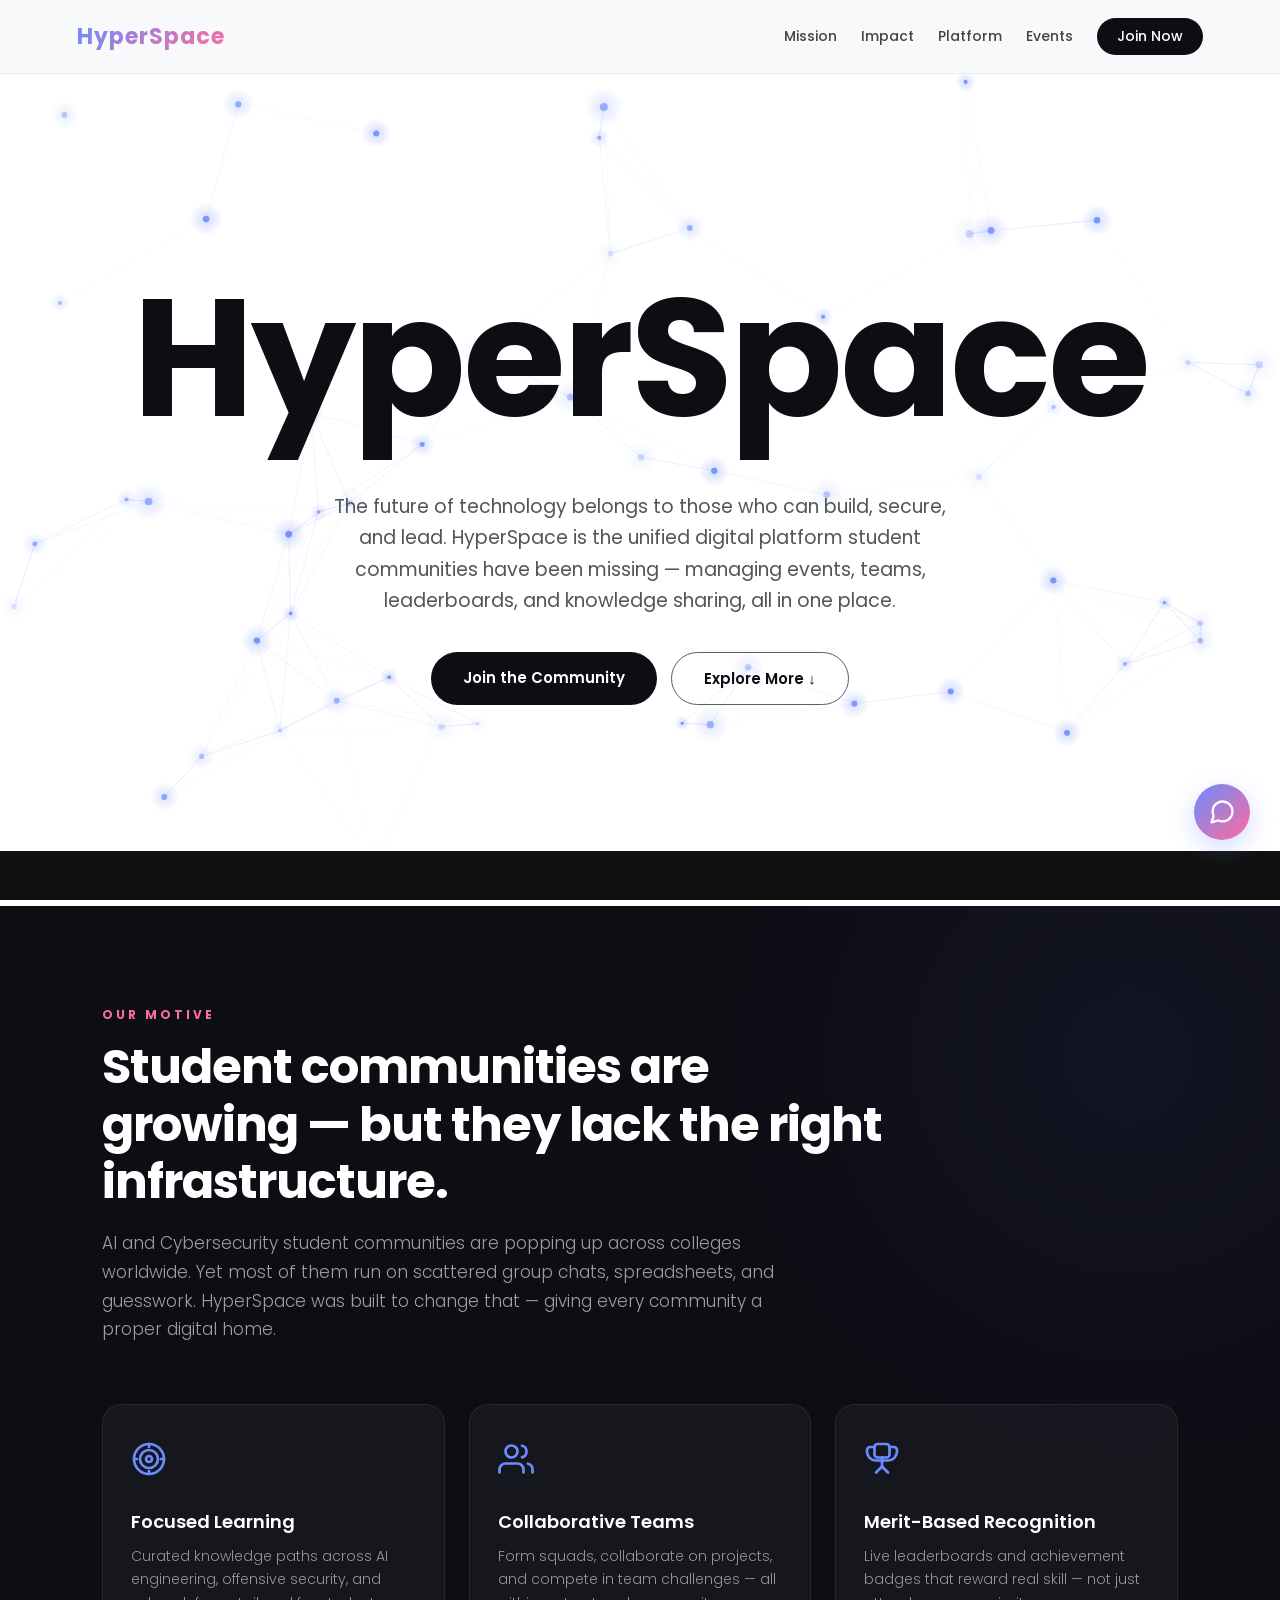
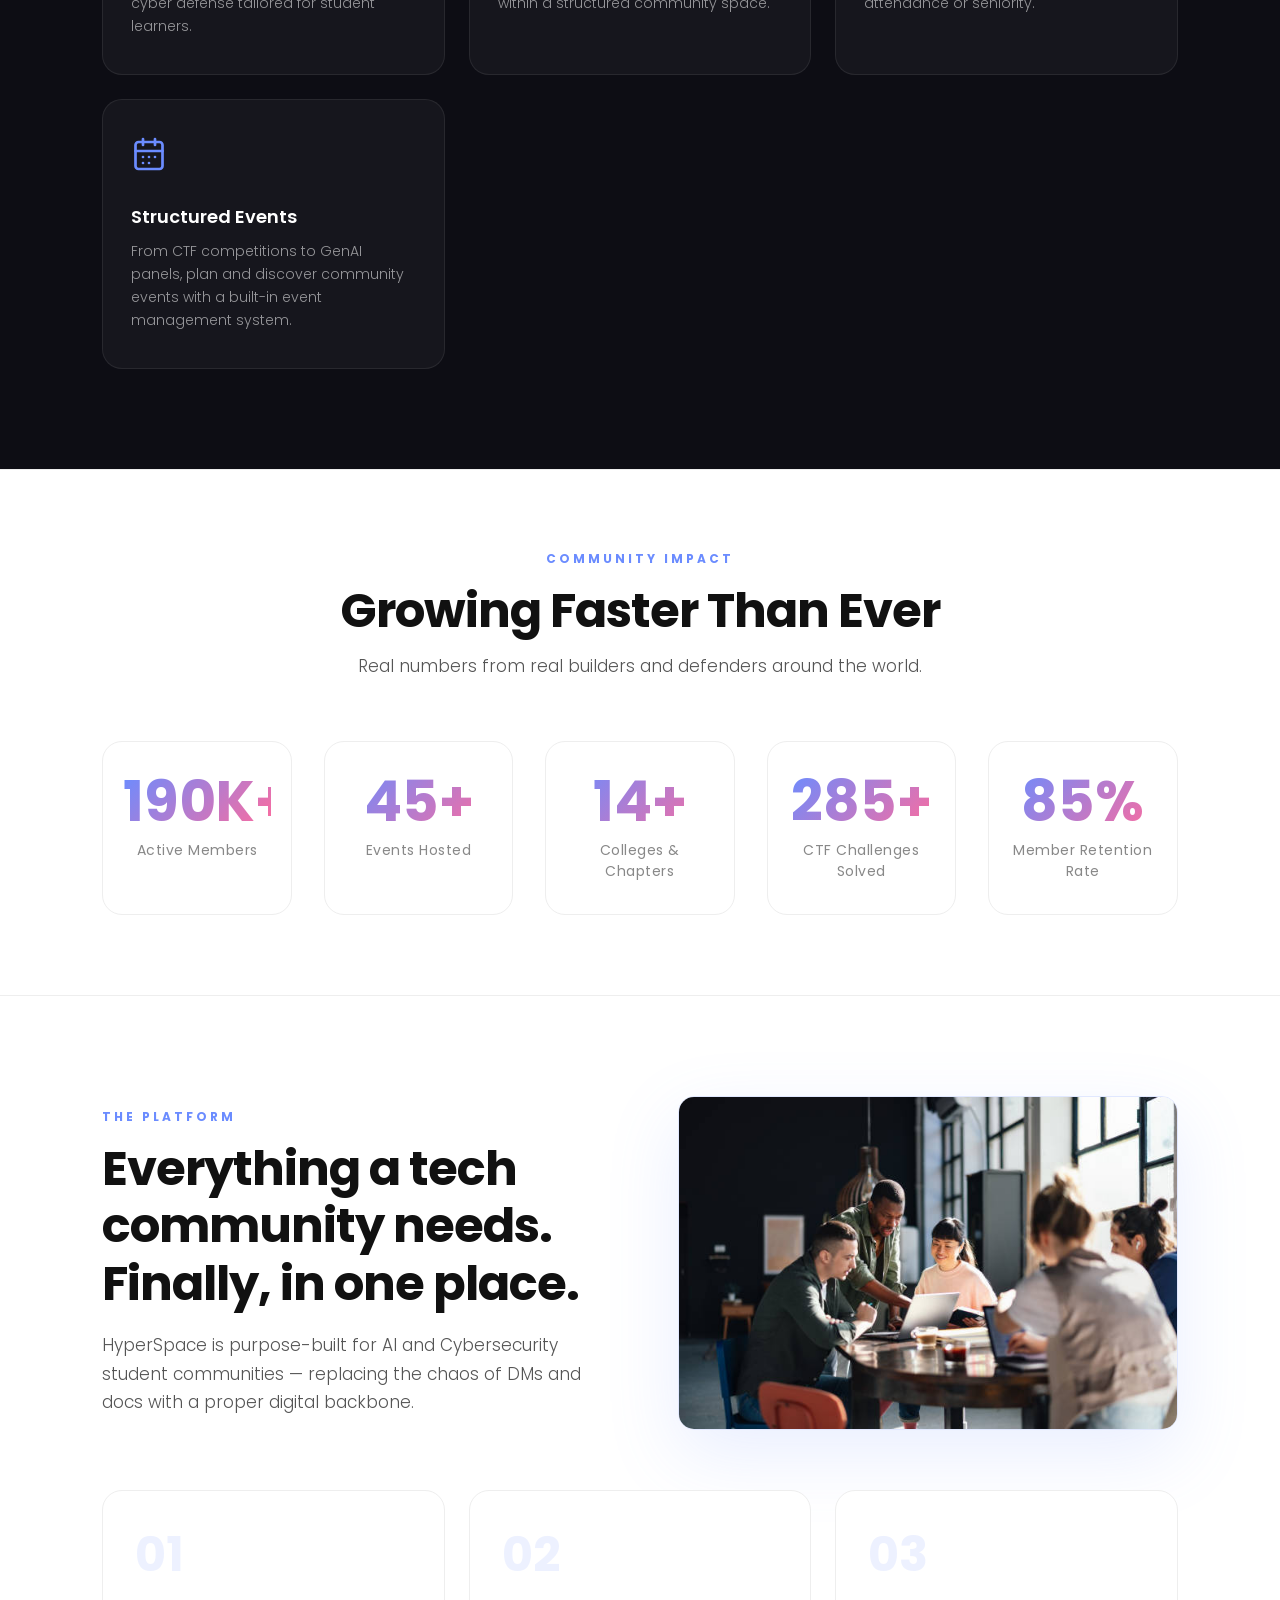
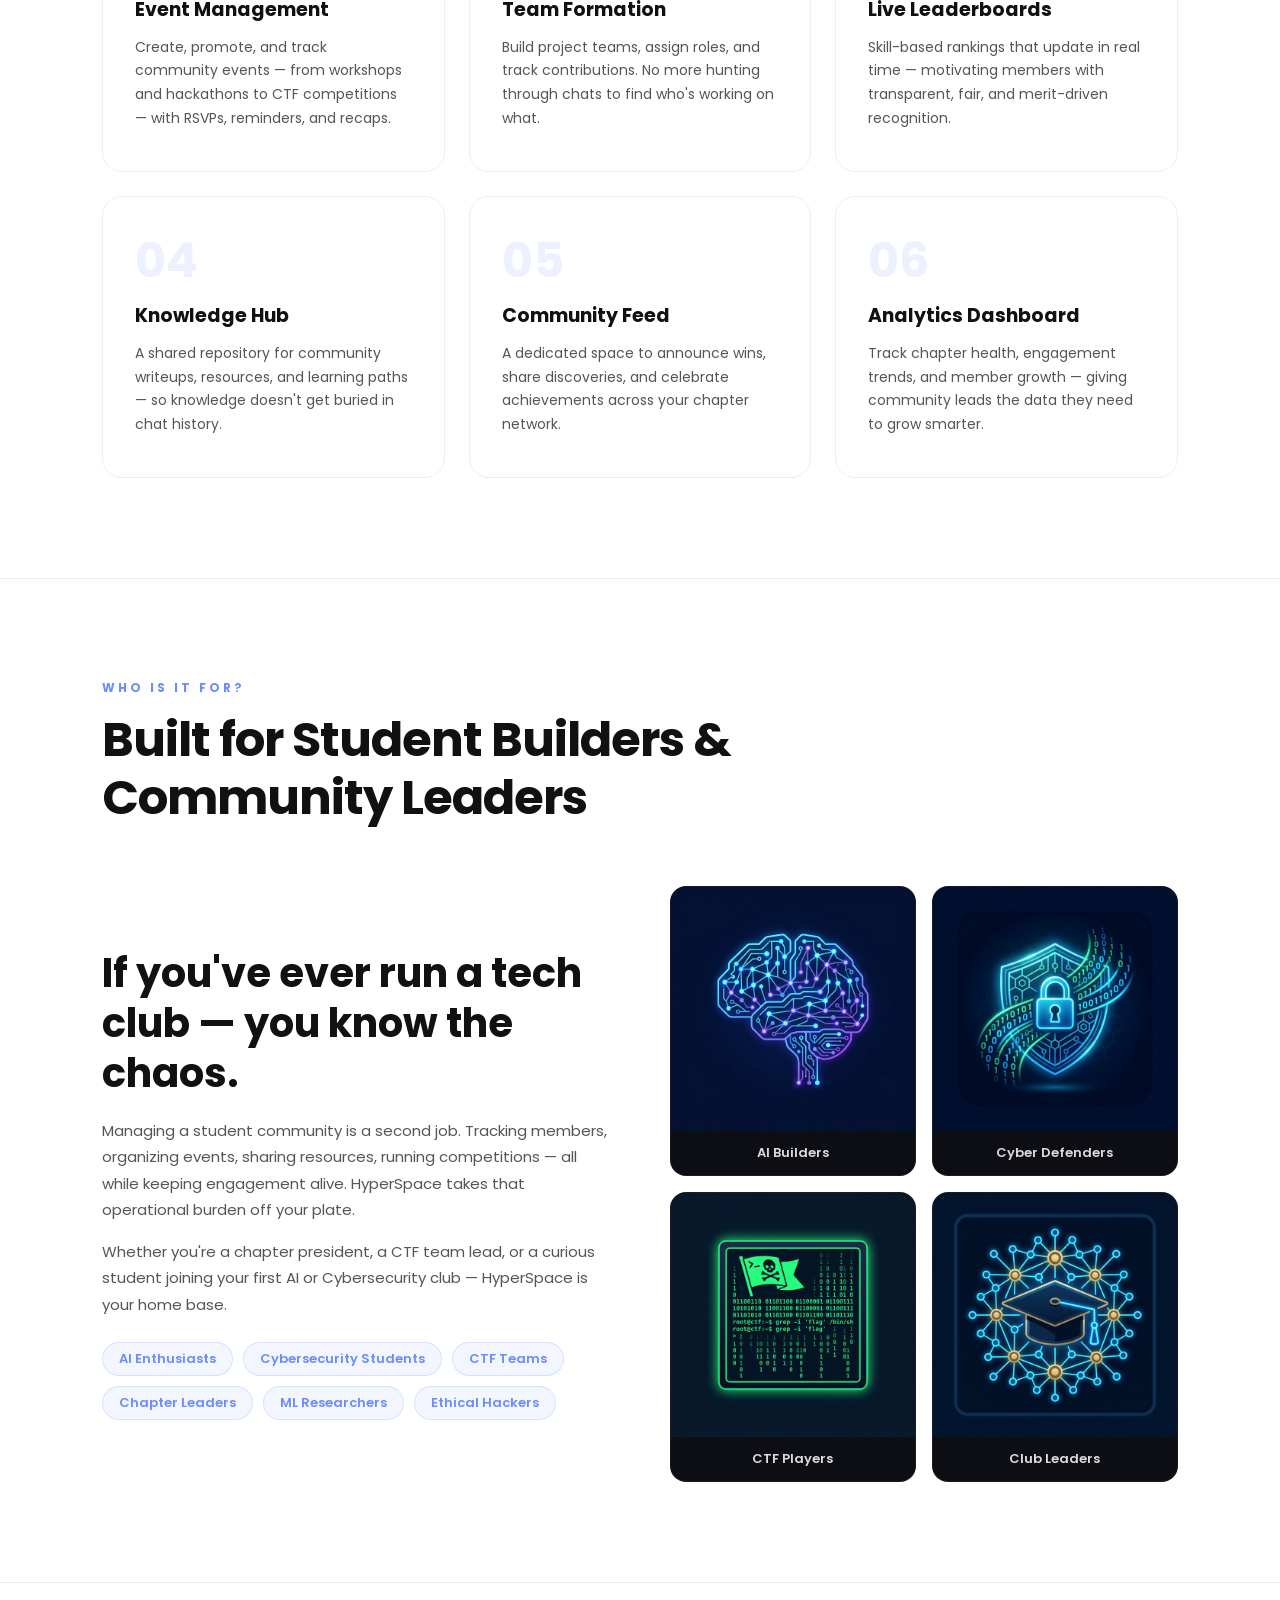
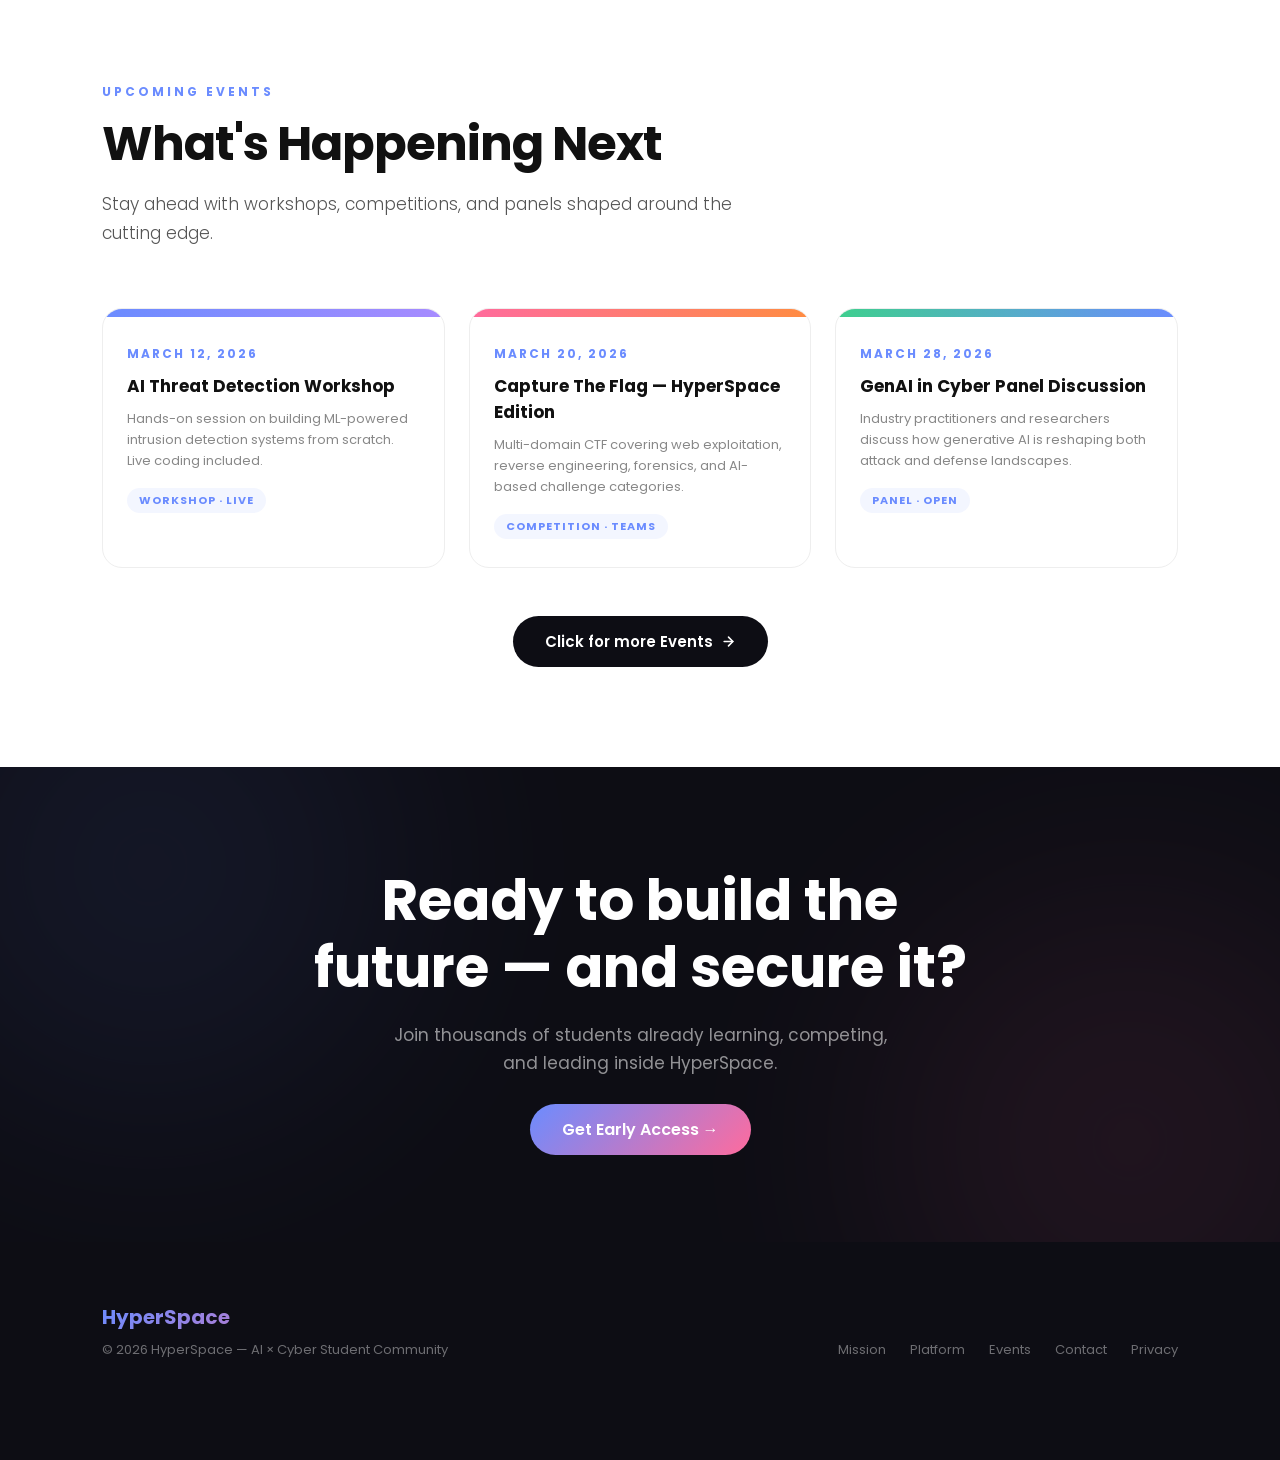
<file: Frontend/index.html>
<!DOCTYPE html>
<html lang="en">
<head>
  <meta charset="UTF-8" />
  <meta name="viewport" content="width=device-width, initial-scale=1.0" />
  <meta name="description" content="HyperSpace — The unified digital platform for student communities focused on AI and Cybersecurity. Manage events, teams, leaderboards, and knowledge sharing in one place." />
  <title>HyperSpace — AI × Cyber Student Community</title>

  <!-- Google Fonts -->
  <link href="https://fonts.googleapis.com/css2?family=Poppins:wght@300;400;600;700&display=swap" rel="stylesheet">

  <style>
    *, *::before, *::after {
      margin: 0;
      padding: 0;
      box-sizing: border-box;
    }

    :root {
      --blue: #6b8cff;
      --pink: #ff6b9d;
      --dark: #0d0d14;
      --light-bg: #ffffff;
      --card-bg: #ffffff;
      --text-main: #111;
      --text-sub: #555;
      --accent: #6b8cff;
    }

    html {
      scroll-behavior: smooth;
    }

    body {
            font-family: 'Poppins', sans-serif;
      background: var(--light-bg);
      color: var(--text-main);
      overflow-x: hidden;
    }

    /* ── NAV ── */
    header {
      padding: 18px 6%;
      display: flex;
      justify-content: space-between;
      align-items: center;
      flex-wrap: nowrap;
      gap: 16px;
      position: sticky;
      top: 0;
      z-index: 100;
      background: rgba(248,249,251,0.92);
      backdrop-filter: blur(12px);
      border-bottom: 1px solid rgba(0,0,0,0.06);
    }

    .logo {
      font-weight: 700;
      font-size: 22px;
      letter-spacing: 1px;
      background: linear-gradient(135deg, var(--blue), var(--pink));
      -webkit-background-clip: text;
      -webkit-text-fill-color: transparent;
      background-clip: text;
    }

    nav {
      display: flex;
      align-items: center;
      flex-wrap: nowrap;
      gap: 0;
    }

    nav a {
      text-decoration: none;
      color: #444;
      font-size: 14px;
      font-weight: 500;
      margin-left: 24px;
      white-space: nowrap;
      transition: color 0.25s;
    }

    nav a:hover { color: var(--blue); }

    .nav-cta {
      background: var(--dark);
      color: #fff !important;
      padding: 8px 20px;
      border-radius: 999px;
      font-size: 14px !important;
      transition: background 0.25s !important;
    }

    .nav-cta:hover { background: var(--blue) !important; }

    /* ── PROFILE AVATAR ── */
    .profile-btn {
      display: none;           /* hidden until session found */
      align-items: center;
      gap: 8px;
      margin-left: 24px;
      background: none;
      border: none;
      cursor: pointer;
      position: relative;
      font-family: inherit;
    }

    .profile-avatar {
      width: 36px;
      height: 36px;
      border-radius: 50%;
      background: linear-gradient(135deg, var(--blue), var(--pink));
      display: flex;
      align-items: center;
      justify-content: center;
      font-size: 13px;
      font-weight: 700;
      color: #fff;
      letter-spacing: 0.5px;
      transition: box-shadow 0.25s, transform 0.2s;
    }

    .profile-btn:hover .profile-avatar {
      box-shadow: 0 0 0 3px rgba(107,140,255,0.35);
      transform: scale(1.06);
    }

    /* Dropdown */
    .profile-dropdown {
      display: none;
      position: absolute;
      top: calc(100% + 12px);
      right: 0;
      min-width: 200px;
      background: #fff;
      border: 1px solid #eee;
      border-radius: 16px;
      box-shadow: 0 16px 48px rgba(0,0,0,0.1);
      padding: 8px;
      z-index: 200;
      animation: dropIn 0.18s ease;
    }

    @keyframes dropIn {
      from { opacity: 0; transform: translateY(-6px); }
      to   { opacity: 1; transform: translateY(0); }
    }

    .profile-btn.open .profile-dropdown { display: block; }

    .pd-info {
      padding: 10px 12px 12px;
      border-bottom: 1px solid #f0f0f0;
      margin-bottom: 6px;
    }

    .pd-name {
      font-size: 14px;
      font-weight: 700;
      color: #111;
    }

    .pd-role {
      font-size: 12px;
      color: #888;
      margin-top: 2px;
    }

    .pd-item {
      display: flex;
      align-items: center;
      gap: 10px;
      padding: 9px 12px;
      border-radius: 10px;
      font-size: 13px;
      font-weight: 500;
      color: #333;
      text-decoration: none;
      cursor: pointer;
      background: none;
      border: none;
      width: 100%;
      font-family: inherit;
      transition: background 0.15s, color 0.15s;
    }

    .pd-item:hover { background: var(--light-bg); color: var(--blue); }

    .pd-item.danger { color: #e85555; }
    .pd-item.danger:hover { background: rgba(232,85,85,0.06); color: #e85555; }

    /* ── HERO ── */
    .hero {
      height: calc(100vh - 68px);
      display: flex;
      flex-direction: column;
      align-items: center;
      justify-content: center;
      text-align: center;
      position: relative;
      overflow: visible;
      padding: 0 8%;
    }

    /* Particle canvas sits behind everything */
    #particle-canvas {
      position: absolute;
      inset: 0;
      width: 100%;
      height: 100%;
      z-index: 0;
    }

    /* All hero direct children sit above canvas */
    .hero > *:not(#particle-canvas) {
      position: relative;
      z-index: 1;
    }

    .hero-badge {
      display: inline-flex;
      align-items: center;
      gap: 8px;
      background: rgba(107,140,255,0.1);
      border: 1px solid rgba(107,140,255,0.3);
      color: var(--blue);
      font-size: 13px;
      font-weight: 600;
      padding: 6px 16px;
      border-radius: 999px;
      margin-bottom: 24px;
      width: fit-content;
    }

    .hero h1 {
      font-size: clamp(72px, 13vw, 185px);
      font-weight: 700;
      line-height: 1;
      letter-spacing: -3px;
      color: #0d0d14;
      white-space: nowrap;
      margin-left: -1vw;
      margin-right: -1vw;
      margin-bottom: 28px;
    }

    .hero h1 span {
      font-weight: 300;
      color: #666;
    }

    .hero-sub {
      margin-top: 22px;
      font-size: clamp(15px, 1.8vw, 19px);
      font-weight: 400;
      color: #555;
      max-width: 620px;
      line-height: 1.65;
    }

    .hero-actions {
      margin-top: 36px;
      display: flex;
      gap: 14px;
      flex-wrap: wrap;
      justify-content: center;
    }

    .btn-primary {
      background: var(--dark);
      color: #fff;
      padding: 14px 32px;
      border-radius: 999px;
      font-size: 15px;
      font-weight: 600;
      text-decoration: none;
      transition: background 0.25s, transform 0.2s;
    }

    .btn-primary:hover {
      background: var(--blue);
      transform: translateY(-2px);
    }

    .btn-secondary {
      background: transparent;
      color: var(--dark);
      padding: 14px 32px;
      border-radius: 999px;
      font-size: 15px;
      font-weight: 600;
      text-decoration: none;
      border: 1.5px solid #5d5d5d;
      transition: border-color 0.25s, color 0.25s, transform 0.2s;
    }

    .btn-secondary:hover {
      border-color: var(--blue);
      color: var(--blue);
      transform: translateY(-2px);
    }

    /* Blobs */
    .blob {
      position: absolute;
      border-radius: 50%;
      filter: blur(80px);
      opacity: 0.12;
      z-index: -1;
      animation: float 8s ease-in-out infinite;
    }

    .blob.one { width: 450px; height: 450px; background: var(--blue); top: -5%; right: -5%; }
    .blob.two { width: 350px; height: 350px; background: var(--pink); bottom: 5%; left: -5%; animation-delay: -4s; }
    .blob.three { width: 300px; height: 300px; background: #a78bff; top: 40%; right: 20%; animation-delay: -2s; }

    @keyframes float {
      0%, 100% { transform: translateY(0px) scale(1); }
      50% { transform: translateY(-20px) scale(1.04); }
    }

    /* ── DIVIDER ── */
    .section-divider {
      width: 60px;
      height: 4px;
      background: linear-gradient(90deg, var(--blue), var(--pink));
      border-radius: 2px;
      margin-bottom: 20px;
    }

    /* ── SECTION BASE ── */
    section {
      padding: 100px 8%;
    }

    .section-label {
      font-size: 12px;
      font-weight: 700;
      letter-spacing: 3px;
      text-transform: uppercase;
      color: var(--blue);
      margin-bottom: 14px;
    }

    .section-title {
      font-size: clamp(28px, 4vw, 48px);
      font-weight: 700;
      line-height: 1.2;
      letter-spacing: -1px;
      max-width: 700px;
    }

    .section-desc {
      margin-top: 18px;
      font-size: 17px;
      color: var(--text-sub);
      max-width: 650px;
      line-height: 1.7;
      font-weight: 300;
    }

    /* ── MOTIVE SECTION ── */
    #motive {
      background: var(--dark);
      color: #fff;
      position: relative;
      overflow: hidden;
    }

    #motive .section-label { color: var(--pink); }

    #motive .section-title { color: #fff; max-width: 800px; }

    #motive .section-desc { color: rgba(255,255,255,0.6); max-width: 700px; }

    .motive-grid {
      display: grid;
      grid-template-columns: repeat(auto-fit, minmax(260px, 1fr));
      gap: 24px;
      margin-top: 60px;
    }

    .motive-card {
      background: rgba(255,255,255,0.04);
      border: 1px solid rgba(255,255,255,0.08);
      border-radius: 20px;
      padding: 36px 28px;
      transition: background 0.3s, transform 0.3s;
    }

    .motive-card:hover {
      background: rgba(107,140,255,0.1);
      transform: translateY(-6px);
    }

    .motive-icon {
      font-size: 32px;
      margin-bottom: 18px;
    }

    .motive-card h3 {
      font-size: 18px;
      font-weight: 600;
      color: #fff;
      margin-bottom: 10px;
    }

    .motive-card p {
      font-size: 14px;
      color: rgba(255,255,255,0.55);
      line-height: 1.65;
      font-weight: 300;
    }

    /* Dark blob */
    #motive .dark-blob {
      position: absolute;
      width: 500px;
      height: 500px;
      background: var(--blue);
      border-radius: 50%;
      filter: blur(120px);
      opacity: 0.06;
      top: -100px;
      right: -100px;
      z-index: 0;
    }

    #motive > * { position: relative; z-index: 1; }

    /* ── STATS ── */
    #stats {
      background: #fff;
      border-top: 1px solid #eee;
      border-bottom: 1px solid #eee;
      padding: 80px 8%;
    }

    .stats-header {
      text-align: center;
      margin-bottom: 60px;
    }

    .stats-grid {
      display: grid;
      grid-template-columns: repeat(auto-fit, minmax(180px, 1fr));
      gap: 32px;
      text-align: center;
    }

    .stat-item {
      padding: 32px 20px;
      border-radius: 20px;
      background: var(--light-bg);
      border: 1px solid #eee;
      transition: transform 0.3s, box-shadow 0.3s;
    }

    .stat-item:hover {
      transform: translateY(-6px);
      box-shadow: 0 16px 48px rgba(107,140,255,0.12);
    }

    .stat-number {
      font-size: clamp(36px, 5vw, 56px);
      font-weight: 700;
      background: linear-gradient(135deg, var(--blue), var(--pink));
      -webkit-background-clip: text;
      -webkit-text-fill-color: transparent;
      background-clip: text;
      line-height: 1;
    }

    .stat-suffix {
      font-size: 24px;
      font-weight: 700;
    }

    .stat-label {
      margin-top: 10px;
      font-size: 14px;
      color: #888;
      font-weight: 400;
      letter-spacing: 0.5px;
    }

    /* ── PILLARS ── */
    #pillars { background: var(--light-bg); }

    .pillars-grid {
      display: grid;
      grid-template-columns: repeat(auto-fit, minmax(280px, 1fr));
      gap: 24px;
      margin-top: 60px;
    }

    .pillar-card {
      background: #fff;
      border: 1px solid #eee;
      border-radius: 20px;
      padding: 40px 32px;
      position: relative;
      overflow: hidden;
      transition: transform 0.3s, box-shadow 0.3s;
    }

    .pillar-card::before {
      content: '';
      position: absolute;
      top: 0; left: 0; right: 0;
      height: 4px;
      background: linear-gradient(90deg, var(--blue), var(--pink));
      transform: scaleX(0);
      transform-origin: left;
      transition: transform 0.35s;
    }

    .pillar-card:hover::before { transform: scaleX(1); }

    .pillar-card:hover {
      transform: translateY(-6px);
      box-shadow: 0 20px 60px rgba(0,0,0,0.08);
    }

    /* ── PLATFORM FLEX BOX ── */
    #pillars .platform-flex {
      display: flex;
      flex-direction: row;
      align-items: center;
      justify-content: space-between;
      gap: 40px;
    }

    #pillars .platform-left {
      flex: 1;
      max-width: 600px;
    }

    #pillars .platform-right {
      flex: 1;
      display: flex;
      justify-content: flex-end;
    }

    #pillars .platform-right img {
      width: 100%;
      border-radius: 16px;
      max-width: 500px;
      box-shadow: 0 24px 72px rgba(107, 140, 255, 0.15);
      border: 1px solid rgba(107, 140, 255, 0.2);
    }

    @media (max-width: 900px) {
      #pillars .platform-flex {
        flex-direction: column;
        align-items: flex-start;
      }
      #pillars .platform-right {
        justify-content: flex-start;
        margin-top: 30px;
      }
    }

    .pillar-num {
      font-size: 48px;
      font-weight: 700;
      color: rgba(107,140,255,0.12);
      line-height: 1;
      margin-bottom: 16px;
    }

    .pillar-card h3 {
      font-size: 19px;
      font-weight: 700;
      margin-bottom: 12px;
    }

    .pillar-card p {
      font-size: 14px;
      color: var(--text-sub);
      line-height: 1.7;
    }

    /* ── WHO IS IT FOR ── */
    #audience {
      background: #fff;
      border-top: 1px solid #eee;
    }

    .audience-inner {
      display: grid;
      grid-template-columns: 1fr 1fr;
      gap: 60px;
      align-items: center;
      margin-top: 60px;
    }

    .audience-text h2 {
      font-size: clamp(24px, 3.5vw, 40px);
      font-weight: 700;
      line-height: 1.25;
      margin-bottom: 20px;
    }

    .audience-text p {
      font-size: 15px;
      color: var(--text-sub);
      line-height: 1.75;
      margin-bottom: 16px;
    }

    .tag-list {
      display: flex;
      flex-wrap: wrap;
      gap: 10px;
      margin-top: 24px;
    }

    .tag {
      background: rgba(107,140,255,0.08);
      border: 1px solid rgba(107,140,255,0.2);
      color: var(--blue);
      padding: 6px 16px;
      border-radius: 999px;
      font-size: 13px;
      font-weight: 600;
    }

    .audience-visual {
      display: grid;
      grid-template-columns: 1fr 1fr;
      gap: 16px;
    }

    .audience-box {
      background: var(--dark);
      border: 1px solid rgba(255,255,255,0.06);
      border-radius: 16px;
      overflow: hidden;
      text-align: center;
      transition: transform 0.3s, box-shadow 0.3s;
    }

    .audience-box:hover {
      transform: translateY(-6px);
      box-shadow: 0 16px 40px rgba(107,140,255,0.18);
    }

    .audience-box img {
      width: 100%;
      aspect-ratio: 1 / 1;
      object-fit: cover;
      display: block;
    }

    .audience-box span {
      display: block;
      font-size: 13px;
      font-weight: 600;
      color: rgba(255,255,255,0.85);
      padding: 12px 0;
    }

    /* ── EVENTS PREVIEW ── */
    #events {
      background: var(--light-bg);
      border-top: 1px solid #eee;
    }

    .events-grid {
      display: grid;
      grid-template-columns: repeat(auto-fit, minmax(280px, 1fr));
      gap: 24px;
      margin-top: 60px;
    }

    .event-card {
      background: #fff;
      border: 1px solid #eee;
      border-radius: 20px;
      overflow: hidden;
      transition: transform 0.3s, box-shadow 0.3s;
    }

    .event-card:hover {
      transform: translateY(-6px);
      box-shadow: 0 16px 48px rgba(0,0,0,0.08);
    }

    .event-banner {
      height: 8px;
    }

    .event-banner.ai   { background: linear-gradient(90deg, #6b8cff, #a78bff); }
    .event-banner.ctf  { background: linear-gradient(90deg, #ff6b9d, #ff8c42); }
    .event-banner.panel{ background: linear-gradient(90deg, #3ecf8e, #6b8cff); }

    .event-body { padding: 28px 24px; }

    .event-date {
      font-size: 12px;
      font-weight: 700;
      letter-spacing: 2px;
      text-transform: uppercase;
      color: var(--blue);
      margin-bottom: 10px;
    }

    .event-body h3 {
      font-size: 17px;
      font-weight: 700;
      margin-bottom: 10px;
    }

    .event-body p {
      font-size: 13px;
      color: #888;
      line-height: 1.6;
    }

    .event-tag {
      display: inline-block;
      margin-top: 16px;
      background: rgba(107,140,255,0.08);
      color: var(--blue);
      font-size: 11px;
      font-weight: 700;
      letter-spacing: 1px;
      padding: 4px 12px;
      border-radius: 999px;
      text-transform: uppercase;
    }

    /* ── CTA BANNER ── */
    #cta {
      background: var(--dark);
      color: #fff;
      text-align: center;
      padding: 100px 8%;
      position: relative;
      overflow: hidden;
    }

    #cta .cta-blob {
      position: absolute;
      width: 500px;
      height: 500px;
      border-radius: 50%;
      filter: blur(120px);
      opacity: 0.08;
    }

    #cta .cta-blob.a { background: var(--blue); top: -150px; left: -100px; }
    #cta .cta-blob.b { background: var(--pink); bottom: -150px; right: -100px; }

    #cta h2 {
      font-size: clamp(28px, 5vw, 56px);
      font-weight: 700;
      line-height: 1.2;
      max-width: 700px;
      margin: 0 auto 20px;
      position: relative;
    }

    #cta p {
      font-size: 17px;
      color: rgba(255,255,255,0.55);
      max-width: 500px;
      margin: 0 auto 40px;
      line-height: 1.65;
      position: relative;
    }

    #cta .btn-primary {
      background: linear-gradient(135deg, var(--blue), var(--pink));
      position: relative;
      font-size: 16px;
    }

    #cta .btn-primary:hover { background: linear-gradient(135deg, var(--pink), var(--blue)); }

    /* ── TICKER ── */
    .ticker-wrapper {
      position: fixed;
      bottom: 0;
      width: 100%;
      background: #111;
      color: #fff;
      overflow: hidden;
      white-space: nowrap;
      padding: 12px 0;
      z-index: 99;
    }

    .ticker {
      display: inline-block;
      padding-left: 100%;
      animation: ticker-scroll 25s linear infinite;
      font-size: 13px;
      font-weight: 400;
      letter-spacing: 1px;
    }

    @keyframes ticker-scroll {
      0%   { transform: translateX(0); }
      100% { transform: translateX(-100%); }
    }

    /* ── FOOTER ── */
    footer {
      background: var(--dark);
      color: rgba(255,255,255,0.4);
      padding: 60px 8% 100px;
      display: flex;
      justify-content: space-between;
      align-items: flex-end;
      flex-wrap: wrap;
      gap: 24px;
    }

    .footer-logo {
      font-size: 20px;
      font-weight: 700;
      background: linear-gradient(135deg, var(--blue), var(--pink));
      -webkit-background-clip: text;
      -webkit-text-fill-color: transparent;
      background-clip: text;
      margin-bottom: 8px;
    }

    footer .copy { font-size: 13px; }

    .footer-links { display: flex; gap: 24px; flex-wrap: wrap; }

    .footer-links a {
      color: rgba(255,255,255,0.4);
      text-decoration: none;
      font-size: 13px;
      transition: color 0.25s;
    }

    .footer-links a:hover { color: #fff; }

    /* ── SCROLL REVEAL ── */
    .reveal {
      opacity: 0;
      transform: translateY(30px);
      transition: opacity 0.7s ease, transform 0.7s ease;
    }

    .reveal.visible {
      opacity: 1;
      transform: translateY(0);
    }

    /* ── CHATBOT ── */
    #chatbot-fab {
      position: fixed;
      bottom: 60px;
      right: 30px;
      width: 56px;
      height: 56px;
      border-radius: 50%;
      background: linear-gradient(135deg, var(--blue), var(--pink));
      color: #fff;
      display: flex;
      align-items: center;
      justify-content: center;
      cursor: pointer;
      box-shadow: 0 8px 24px rgba(107,140,255,0.3);
      z-index: 1000;
      transition: transform 0.3s, box-shadow 0.3s;
    }
    #chatbot-fab:hover {
      transform: scale(1.05) translateY(-2px);
      box-shadow: 0 12px 32px rgba(107,140,255,0.4);
    }
    #chatbot-fab svg {
      width: 28px;
      height: 28px;
    }
    
    #chatbot-window {
      position: fixed;
      bottom: 130px;
      right: 30px;
      width: 340px;
      max-width: calc(100vw - 40px);
      background: #fff;
      border-radius: 20px;
      box-shadow: 0 16px 48px rgba(0,0,0,0.15);
      border: 1px solid #eee;
      z-index: 1000;
      display: flex;
      flex-direction: column;
      overflow: hidden;
      transform: translateY(20px);
      opacity: 0;
      pointer-events: none;
      transition: transform 0.3s cubic-bezier(0.175, 0.885, 0.32, 1.275), opacity 0.3s;
    }
    #chatbot-window.open {
      transform: translateY(0);
      opacity: 1;
      pointer-events: all;
    }
    
    .chat-header {
      background: linear-gradient(135deg, var(--blue), var(--pink));
      color: #fff;
      padding: 16px 20px;
      display: flex;
      justify-content: space-between;
      align-items: center;
    }
    .chat-header-title {
      display: flex;
      align-items: center;
      gap: 10px;
      font-size: 15px;
      font-weight: 600;
    }
    .chat-close {
      background: none;
      border: none;
      color: #fff;
      cursor: pointer;
      opacity: 0.8;
      transition: opacity 0.2s;
    }
    .chat-close:hover { opacity: 1; }
    
    .chat-body {
      padding: 20px;
      height: 320px;
      overflow-y: auto;
      display: flex;
      flex-direction: column;
      gap: 12px;
      background: var(--light-bg);
    }
    
    .chat-msg {
      max-width: 85%;
      padding: 10px 14px;
      border-radius: 14px;
      font-size: 13px;
      line-height: 1.5;
    }
    .chat-msg.bot {
      background: #fff;
      border: 1px solid #eee;
      color: var(--text-main);
      border-bottom-left-radius: 4px;
      align-self: flex-start;
    }
    .chat-msg.user {
      background: var(--dark);
      color: #fff;
      border-bottom-right-radius: 4px;
      align-self: flex-end;
    }
    
    .chat-input-area {
      display: flex;
      border-top: 1px solid #eee;
      background: #fff;
    }
    .chat-input {
      flex: 1;
      border: none;
      padding: 14px 16px;
      font-family: inherit;
      font-size: 13px;
      outline: none;
    }
    .chat-send {
      background: none;
      border: none;
      padding: 0 16px;
      color: var(--blue);
      cursor: pointer;
      font-weight: 600;
      transition: color 0.2s;
    }
    .chat-send:hover { color: var(--pink); }

    /* ── RESPONSIVE ── */
    @media (max-width: 900px) {
      .audience-inner { grid-template-columns: 1fr; }
      .audience-visual { display: none; }
    }

    @media (max-width: 600px) {
      nav > a:not(.nav-cta) { display: none; }
      .hero { padding-top: 60px; }
      footer { flex-direction: column; align-items: flex-start; }
    }
  </style>
  <link rel="stylesheet" href="dark-mode.css">
  <script src="dark-mode.js"></script>
</head>
<body>

<!-- ── HEADER ── -->
<header>
  <a href="index.html" style="text-decoration: none;"><div class="logo">HyperSpace</div></a>
  <nav>
    <a href="#motive">Mission</a>
    <a href="#stats">Impact</a>
    <a href="#pillars">Platform</a>
    <a href="#events">Events</a>
    <a href="discussion.html" id="nav-discussion" style="display:none">Discussion</a>
    <a href="signup.html" class="nav-cta" id="nav-join">Join Now</a>

    <!-- Profile button (shown when logged in) -->
    <div class="profile-btn" id="profile-btn" onclick="toggleProfileMenu(event)" role="button" tabindex="0">
      <div class="profile-avatar" id="profile-initials">?</div>
      <div class="profile-dropdown" id="profile-dropdown">
        <div class="pd-info">
          <div class="pd-name" id="pd-name">—</div>
          <div class="pd-role" id="pd-role">—</div>
        </div>
        <a href="profile.html" class="pd-item">
          <svg width="14" height="14" viewBox="0 0 24 24" fill="none" stroke="currentColor" stroke-width="2" stroke-linecap="round" stroke-linejoin="round"><path d="M20 21v-2a4 4 0 0 0-4-4H8a4 4 0 0 0-4 4v2"/><circle cx="12" cy="7" r="4"/></svg>
          My Profile
        </a>
        <a href="eventregistration.html" class="pd-item">
          <svg width="14" height="14" viewBox="0 0 24 24" fill="none" stroke="currentColor" stroke-width="2" stroke-linecap="round" stroke-linejoin="round"><rect x="3" y="4" width="18" height="18" rx="2"/><line x1="16" y1="2" x2="16" y2="6"/><line x1="8" y1="2" x2="8" y2="6"/><line x1="3" y1="10" x2="21" y2="10"/></svg>
          All Events
        </a>
        <a href="leaderboard.html" class="pd-item">
          <svg width="14" height="14" viewBox="0 0 24 24" fill="none" stroke="currentColor" stroke-width="2" stroke-linecap="round" stroke-linejoin="round"><polyline points="22 12 18 12 15 21 9 3 6 12 2 12"/></svg>
          Leaderboard
        </a>
                <div class="pd-item" onclick="toggleDarkMode()" role="button" tabindex="0">
          <svg width="14" height="14" viewBox="0 0 24 24" fill="none" stroke="currentColor" stroke-width="2" stroke-linecap="round" stroke-linejoin="round"><path d="M21 12.79A9 9 0 1 1 11.21 3 7 7 0 0 0 21 12.79z"/></svg>
          Dark Mode
        </div>
        <div class="pd-item danger" onclick="signOut()" role="button" tabindex="0">
          <svg width="14" height="14" viewBox="0 0 24 24" fill="none" stroke="currentColor" stroke-width="2" stroke-linecap="round" stroke-linejoin="round"><path d="M9 21H5a2 2 0 0 1-2-2V5a2 2 0 0 1 2-2h4"/><polyline points="16 17 21 12 16 7"/><line x1="21" y1="12" x2="9" y2="12"/></svg>
          Sign Out
        </div>
      </div>
    </div>
  </nav>
</header>

<!-- ── HERO ── -->
<section class="hero">
  <canvas id="particle-canvas"></canvas>

  <h1 class="reveal">HyperSpace</h1>

  <p class="hero-sub reveal">
    The future of technology belongs to those who can build, secure, and lead.
    HyperSpace is the unified digital platform student communities have been missing —
    managing events, teams, leaderboards, and knowledge sharing, all in one place.
  </p>

  <div class="hero-actions reveal">
    <a href="../signup.html" class="btn-primary" id="hero-join">Join the Community</a>
    <a href="#motive" class="btn-secondary">Explore More ↓</a>
  </div>
</section>

<!-- ── MOTIVE ── -->
<section id="motive">
  <div class="dark-blob"></div>

  <div class="reveal">
    <div class="section-label">Our Motive</div>
    <h2 class="section-title">
      Student communities are growing — but they lack the right infrastructure.
    </h2>
    <p class="section-desc">
      AI and Cybersecurity student communities are popping up across colleges worldwide.
      Yet most of them run on scattered group chats, spreadsheets, and guesswork.
      HyperSpace was built to change that — giving every community a proper digital home.
    </p>
  </div>

  <div class="motive-grid">
    <div class="motive-card reveal">
      <div class="motive-icon">
        <!-- Target / Focused Learning -->
        <svg xmlns="http://www.w3.org/2000/svg" width="36" height="36" viewBox="0 0 24 24" fill="none" stroke="#6b8cff" stroke-width="1.8" stroke-linecap="round" stroke-linejoin="round">
          <circle cx="12" cy="12" r="10"/><circle cx="12" cy="12" r="6"/><circle cx="12" cy="12" r="2"/>
          <line x1="12" y1="2" x2="12" y2="4"/><line x1="12" y1="20" x2="12" y2="22"/>
          <line x1="2" y1="12" x2="4" y2="12"/><line x1="20" y1="12" x2="22" y2="12"/>
        </svg>
      </div>
      <h3>Focused Learning</h3>
      <p>Curated knowledge paths across AI engineering, offensive security, and cyber defense tailored for student learners.</p>
    </div>
    <div class="motive-card reveal">
      <div class="motive-icon">
        <!-- People / Collaborative Teams -->
        <svg xmlns="http://www.w3.org/2000/svg" width="36" height="36" viewBox="0 0 24 24" fill="none" stroke="#6b8cff" stroke-width="1.8" stroke-linecap="round" stroke-linejoin="round">
          <path d="M17 21v-2a4 4 0 0 0-4-4H5a4 4 0 0 0-4 4v2"/>
          <circle cx="9" cy="7" r="4"/>
          <path d="M23 21v-2a4 4 0 0 0-3-3.87"/>
          <path d="M16 3.13a4 4 0 0 1 0 7.75"/>
        </svg>
      </div>
      <h3>Collaborative Teams</h3>
      <p>Form squads, collaborate on projects, and compete in team challenges — all within a structured community space.</p>
    </div>
    <div class="motive-card reveal">
      <div class="motive-icon">
        <!-- Trophy / Merit-Based Recognition -->
        <svg xmlns="http://www.w3.org/2000/svg" width="36" height="36" viewBox="0 0 24 24" fill="none" stroke="#6b8cff" stroke-width="1.8" stroke-linecap="round" stroke-linejoin="round">
          <polyline points="8 21 12 17 16 21"/>
          <line x1="12" y1="17" x2="12" y2="11"/>
          <path d="M7 4H4a2 2 0 0 0-2 2v1c0 3.31 2.69 6 6 6h8c3.31 0 6-2.69 6-6V6a2 2 0 0 0-2-2h-3"/>
          <rect x="7" y="2" width="10" height="9" rx="2"/>
        </svg>
      </div>
      <h3>Merit-Based Recognition</h3>
      <p>Live leaderboards and achievement badges that reward real skill — not just attendance or seniority.</p>
    </div>
    <div class="motive-card reveal">
      <div class="motive-icon">
        <!-- Calendar / Structured Events -->
        <svg xmlns="http://www.w3.org/2000/svg" width="36" height="36" viewBox="0 0 24 24" fill="none" stroke="#6b8cff" stroke-width="1.8" stroke-linecap="round" stroke-linejoin="round">
          <rect x="3" y="4" width="18" height="18" rx="2" ry="2"/>
          <line x1="16" y1="2" x2="16" y2="6"/>
          <line x1="8" y1="2" x2="8" y2="6"/>
          <line x1="3" y1="10" x2="21" y2="10"/>
          <line x1="8" y1="14" x2="8" y2="14"/><line x1="12" y1="14" x2="12" y2="14"/><line x1="16" y1="14" x2="16" y2="14"/>
          <line x1="8" y1="18" x2="8" y2="18"/><line x1="12" y1="18" x2="12" y2="18"/>
        </svg>
      </div>
      <h3>Structured Events</h3>
      <p>From CTF competitions to GenAI panels, plan and discover community events with a built-in event management system.</p>
    </div>
  </div>
</section>

<!-- ── STATS ── -->
<section id="stats">
  <div class="stats-header reveal">
    <div class="section-label" style="text-align:center;">Community Impact</div>
    <h2 class="section-title" style="text-align:center; margin:0 auto;">Growing Faster Than Ever</h2>
    <p class="section-desc" style="text-align:center; margin:12px auto 0;">Real numbers from real builders and defenders around the world.</p>
  </div>

  <div class="stats-grid">
    <div class="stat-item reveal">
      <div class="stat-number">2<span class="stat-suffix">K+</span></div>
      <div class="stat-label">Active Members</div>
    </div>
    <div class="stat-item reveal">
      <div class="stat-number">48<span class="stat-suffix">+</span></div>
      <div class="stat-label">Events Hosted</div>
    </div>
    <div class="stat-item reveal">
      <div class="stat-number">15<span class="stat-suffix">+</span></div>
      <div class="stat-label">Colleges &amp; Chapters</div>
    </div>
    <div class="stat-item reveal">
      <div class="stat-number">300<span class="stat-suffix">+</span></div>
      <div class="stat-label">CTF Challenges Solved</div>
    </div>
    <div class="stat-item reveal">
      <div class="stat-number">90<span class="stat-suffix">%</span></div>
      <div class="stat-label">Member Retention Rate</div>
    </div>
  </div>
</section>

<!-- ── PILLARS / PLATFORM ── -->
<section id="pillars">
  <div class="reveal platform-flex">
    <div class="platform-left">
      <div class="section-label">The Platform</div>
      <h2 class="section-title">Everything a tech community needs. Finally, in one place.</h2>
      <p class="section-desc">
        HyperSpace is purpose-built for AI and Cybersecurity student communities —
        replacing the chaos of DMs and docs with a proper digital backbone.
      </p>
    </div>
    <div class="platform-right">
      <img src="community.jpg" alt="Dynamic Tech Community Collaboration Illustration">
    </div>
  </div>

  <div class="pillars-grid">
    <div class="pillar-card reveal">
      <div class="pillar-num">01</div>
      <h3>Event Management</h3>
      <p>Create, promote, and track community events — from workshops and hackathons to CTF competitions — with RSVPs, reminders, and recaps.</p>
    </div>
    <div class="pillar-card reveal">
      <div class="pillar-num">02</div>
      <h3>Team Formation</h3>
      <p>Build project teams, assign roles, and track contributions. No more hunting through chats to find who's working on what.</p>
    </div>
    <div class="pillar-card reveal">
      <div class="pillar-num">03</div>
      <h3>Live Leaderboards</h3>
      <p>Skill-based rankings that update in real time — motivating members with transparent, fair, and merit-driven recognition.</p>
    </div>
    <div class="pillar-card reveal">
      <div class="pillar-num">04</div>
      <h3>Knowledge Hub</h3>
      <p>A shared repository for community writeups, resources, and learning paths — so knowledge doesn't get buried in chat history.</p>
    </div>
    <div class="pillar-card reveal">
      <div class="pillar-num">05</div>
      <h3>Community Feed</h3>
      <p>A dedicated space to announce wins, share discoveries, and celebrate achievements across your chapter network.</p>
    </div>
    <div class="pillar-card reveal">
      <div class="pillar-num">06</div>
      <h3>Analytics Dashboard</h3>
      <p>Track chapter health, engagement trends, and member growth — giving community leads the data they need to grow smarter.</p>
    </div>
  </div>
</section>

<!-- ── AUDIENCE ── -->
<section id="audience">
  <div class="reveal">
    <div class="section-label">Who Is It For?</div>
    <h2 class="section-title">Built for Student Builders &amp; Community Leaders</h2>
  </div>

  <div class="audience-inner">
    <div class="audience-text reveal">
      <h2>If you've ever run a tech club — you know the chaos.</h2>
      <p>
        Managing a student community is a second job. Tracking members, organizing events,
        sharing resources, running competitions — all while keeping engagement alive.
        HyperSpace takes that operational burden off your plate.
      </p>
      <p>
        Whether you're a chapter president, a CTF team lead, or a curious student joining
        your first AI or Cybersecurity club — HyperSpace is your home base.
      </p>
      <div class="tag-list">
        <span class="tag">AI Enthusiasts</span>
        <span class="tag">Cybersecurity Students</span>
        <span class="tag">CTF Teams</span>
        <span class="tag">Chapter Leaders</span>
        <span class="tag">ML Researchers</span>
        <span class="tag">Ethical Hackers</span>
      </div>
    </div>

    <div class="audience-visual reveal">
      <div class="audience-box">
        <img src="ai_builders.png" alt="AI Builders" />
        <span>AI Builders</span>
      </div>
      <div class="audience-box">
        <img src="cyber_defenders.png" alt="Cyber Defenders" />
        <span>Cyber Defenders</span>
      </div>
      <div class="audience-box">
        <img src="ctf_players.png" alt="CTF Players" />
        <span>CTF Players</span>
      </div>
      <div class="audience-box">
        <img src="club_leaders.png" alt="Club Leaders" />
        <span>Club Leaders</span>
      </div>
    </div>
  </div>
</section>

<!-- ── EVENTS PREVIEW ── -->
<section id="events">
  <div class="reveal">
    <div class="section-label">Upcoming Events</div>
    <h2 class="section-title">What's Happening Next</h2>
    <p class="section-desc">Stay ahead with workshops, competitions, and panels shaped around the cutting edge.</p>
  </div>

  <div class="events-grid">
    <div class="event-card reveal">
      <div class="event-banner ai"></div>
      <div class="event-body">
        <div class="event-date">March 12, 2026</div>
        <h3>AI Threat Detection Workshop</h3>
        <p>Hands-on session on building ML-powered intrusion detection systems from scratch. Live coding included.</p>
        <span class="event-tag">Workshop · Live</span>
      </div>
    </div>
    <div class="event-card reveal">
      <div class="event-banner ctf"></div>
      <div class="event-body">
        <div class="event-date">March 20, 2026</div>
        <h3>Capture The Flag — HyperSpace Edition</h3>
        <p>Multi-domain CTF covering web exploitation, reverse engineering, forensics, and AI-based challenge categories.</p>
        <span class="event-tag">Competition · Teams</span>
      </div>
    </div>
    <div class="event-card reveal">
      <div class="event-banner panel"></div>
      <div class="event-body">
        <div class="event-date">March 28, 2026</div>
        <h3>GenAI in Cyber Panel Discussion</h3>
        <p>Industry practitioners and researchers discuss how generative AI is reshaping both attack and defense landscapes.</p>
        <span class="event-tag">Panel · Open</span>
      </div>
    </div>
  </div>

  <div style="text-align:center; margin-top: 48px;">
    <a href="eventregistration.html" class="btn-primary" style="display:inline-flex; align-items:center; gap:8px;">
      Click for more Events
      <svg width="15" height="15" viewBox="0 0 24 24" fill="none" stroke="currentColor" stroke-width="2.5" stroke-linecap="round" stroke-linejoin="round"><line x1="5" y1="12" x2="19" y2="12"/><polyline points="12 5 19 12 12 19"/></svg>
    </a>
  </div>

</section>

<!-- ── CTA ── -->
<section id="cta">
  <div class="cta-blob a"></div>
  <div class="cta-blob b"></div>

  <h2 class="reveal">Ready to build the future — and secure it?</h2>
  <p class="reveal">Join thousands of students already learning, competing, and leading inside HyperSpace.</p>
  <a href="signup.html" class="btn-primary reveal">Get Early Access →</a>
</section>

<!-- ── TICKER ── -->
<div class="ticker-wrapper">
  <div class="ticker">
    🔴 Live: AI Threat Detection Workshop — March 12 &nbsp;|&nbsp; Capture The Flag Event — March 20 &nbsp;|&nbsp; GenAI in Cyber Panel Discussion — March 28 &nbsp;|&nbsp; HyperSpace Beta launching soon — Join the waitlist &nbsp;|&nbsp;
  </div>
</div>

<!-- ── FOOTER ── -->
<footer>
  <div>
    <div class="footer-logo">HyperSpace</div>
    <div class="copy">© 2026 HyperSpace — AI × Cyber Student Community</div>
  </div>
  <div class="footer-links">
    <a href="#motive">Mission</a>
    <a href="#pillars">Platform</a>
    <a href="#events">Events</a>
    <a href="#">Contact</a>
    <a href="#">Privacy</a>
  </div>
</footer>

<!-- ── CHATBOT ── -->
<div id="chatbot-fab" onclick="toggleChat()">
  <svg viewBox="0 0 24 24" fill="none" stroke="currentColor" stroke-width="2" stroke-linecap="round" stroke-linejoin="round"><path d="M21 11.5a8.38 8.38 0 0 1-.9 3.8 8.5 8.5 0 0 1-7.6 4.7 8.38 8.38 0 0 1-3.8-.9L3 21l1.9-5.7a8.38 8.38 0 0 1-.9-3.8 8.5 8.5 0 0 1 4.7-7.6 8.38 8.38 0 0 1 3.8-.9h.5a8.48 8.48 0 0 1 8 8v.5z"/></svg>
</div>

<div id="chatbot-window">
  <div class="chat-header">
    <div class="chat-header-title">
      <svg width="20" height="20" viewBox="0 0 24 24" fill="none" stroke="currentColor" stroke-width="2"><rect x="3" y="11" width="18" height="10" rx="2"/><circle cx="12" cy="5" r="2"/><path d="M12 7v4"/><line x1="8" y1="16" x2="8" y2="16"/><line x1="16" y1="16" x2="16" y2="16"/></svg>
      HyperBot
    </div>
    <button class="chat-close" onclick="toggleChat()">
      <svg width="20" height="20" viewBox="0 0 24 24" fill="none" stroke="currentColor" stroke-width="2"><line x1="18" y1="6" x2="6" y2="18"/><line x1="6" y1="6" x2="18" y2="18"/></svg>
    </button>
  </div>
  <div class="chat-body" id="chat-body">
    <div class="chat-msg bot">Hi! I'm HyperBot, your AI guide. Ask me about events, joining, or the platform!</div>
  </div>
  <form class="chat-input-area" id="chat-form">
    <input type="text" id="chat-input" class="chat-input" placeholder="Ask a question..." autocomplete="off">
    <button type="submit" class="chat-send">Send</button>
  </form>
</div>

<!-- ── SCROLL REVEAL SCRIPT ── -->
<script>
  const observer = new IntersectionObserver((entries) => {
    entries.forEach((entry, i) => {
      if (entry.isIntersecting) {
        setTimeout(() => entry.target.classList.add('visible'), i * 80);
        observer.unobserve(entry.target);
      }
    });
  }, { threshold: 0.12 });

  document.querySelectorAll('.reveal').forEach(el => observer.observe(el));

  // Animate stat counters
  function animateCount(el, target, suffix) {
    let start = 0;
    const duration = 1800;
    const step = (timestamp) => {
      if (!start) start = timestamp;
      const progress = Math.min((timestamp - start) / duration, 1);
      const eased = 1 - Math.pow(1 - progress, 3);
      el.textContent = Math.floor(eased * target) + suffix;
      if (progress < 1) requestAnimationFrame(step);
    };
    requestAnimationFrame(step);
  }

  const statsObserver = new IntersectionObserver((entries) => {
    entries.forEach(entry => {
      if (entry.isIntersecting) {
        const nums = entry.target.querySelectorAll('.stat-number');
        const data = [
          { val: 200, s: 'K+' },
          { val: 48,   s: '+' },
          { val: 15,   s: '+' },
          { val: 300,  s: '+' },
          { val: 90,   s: '%' },
        ];
        nums.forEach((el, i) => {
          animateCount(el, data[i]?.val ?? 0, data[i]?.s ?? '');
        });
        statsObserver.unobserve(entry.target);
      }
    });
  }, { threshold: 0.3 });

  const statsGrid = document.querySelector('.stats-grid');
  if (statsGrid) statsObserver.observe(statsGrid);

  // ── SESSION-AWARE NAV ──
  (function () {
    const raw = localStorage.getItem('hs_user') || sessionStorage.getItem('hs_user');
    if (!raw) return;  // not logged in — keep "Join Now"

    try {
      const user = JSON.parse(raw);

      // Hide Join Now + hero CTA, show profile button + discussion link
      document.getElementById('nav-join').style.display  = 'none';
      const heroJoin = document.getElementById('hero-join');
      if (heroJoin) heroJoin.style.display = 'none';
      document.getElementById('nav-discussion').style.display = 'inline';
      const btn = document.getElementById('profile-btn');
      btn.style.display = 'flex';

      // Set initials (first letter of each word, max 2)
      const initials = user.name
        .split(' ')
        .map(w => w[0])
        .slice(0, 2)
        .join('')
        .toUpperCase();
      document.getElementById('profile-initials').textContent = initials;

      // Fill dropdown info
      document.getElementById('pd-name').textContent = user.name;
      document.getElementById('pd-role').textContent = user.role;
    } catch (e) { /* corrupt session — ignore */ }
  })();

  function toggleProfileMenu(e) {
    e.stopPropagation();
    document.getElementById('profile-btn').classList.toggle('open');
  }

  // Close dropdown when clicking outside
  document.addEventListener('click', function () {
    document.getElementById('profile-btn')?.classList.remove('open');
  });

  function signOut() {
    localStorage.removeItem('hs_user');
    sessionStorage.removeItem('hs_user');
    window.location.reload();
  }

  // ── NEURAL NETWORK BACKGROUND ──
  const canvas = document.getElementById('particle-canvas');
  const ctx    = canvas.getContext('2d');
  const NODES  = 55;
  const RANGE  = 180;  // max distance to draw a connection
  let nodes    = [];

  function resize() {
    canvas.width  = canvas.offsetWidth;
    canvas.height = canvas.offsetHeight;
  }

  function initNodes() {
    nodes = [];
    for (let i = 0; i < NODES; i++) {
      nodes.push({
        x:  Math.random() * canvas.width,
        y:  Math.random() * canvas.height,
        dx: (Math.random() - 0.5) * 0.55,
        dy: (Math.random() - 0.5) * 0.55,
        r:  Math.random() * 2.5 + 1.5,
        pulse: Math.random() * Math.PI * 2   // phase offset for glow
      });
    }
  }

  function draw() {
    ctx.clearRect(0, 0, canvas.width, canvas.height);
    const t = Date.now() * 0.001;

    // Draw edges first (under nodes)
    for (let i = 0; i < nodes.length; i++) {
      for (let j = i + 1; j < nodes.length; j++) {
        const a = nodes[i], b = nodes[j];
        const dx = a.x - b.x, dy = a.y - b.y;
        const dist = Math.sqrt(dx*dx + dy*dy);
        if (dist < RANGE) {
          const alpha = (1 - dist / RANGE) * 0.28;
          // Gradient line: blue → purple
          const grad = ctx.createLinearGradient(a.x, a.y, b.x, b.y);
          grad.addColorStop(0, `rgba(107,140,255,${alpha})`);
          grad.addColorStop(1, `rgba(167,139,250,${alpha})`);
          ctx.beginPath();
          ctx.moveTo(a.x, a.y);
          ctx.lineTo(b.x, b.y);
          ctx.strokeStyle = grad;
          ctx.lineWidth = 1;
          ctx.stroke();
        }
      }
    }

    // Draw nodes
    nodes.forEach(n => {
      const glow = 0.55 + 0.35 * Math.sin(t * 1.4 + n.pulse);
      // Outer glow ring
      const aura = ctx.createRadialGradient(n.x, n.y, 0, n.x, n.y, n.r * 5);
      aura.addColorStop(0,   `rgba(107,140,255,${glow * 0.35})`);
      aura.addColorStop(1,   `rgba(107,140,255,0)`);
      ctx.beginPath();
      ctx.arc(n.x, n.y, n.r * 5, 0, Math.PI * 2);
      ctx.fillStyle = aura;
      ctx.fill();
      // Core dot
      ctx.beginPath();
      ctx.arc(n.x, n.y, n.r, 0, Math.PI * 2);
      ctx.fillStyle = `rgba(107,140,255,${glow})`;
      ctx.fill();
      // Move
      n.x += n.dx; n.y += n.dy;
      if (n.x < 0 || n.x > canvas.width)  n.dx *= -1;
      if (n.y < 0 || n.y > canvas.height) n.dy *= -1;
    });

    requestAnimationFrame(draw);
  }

  resize(); initNodes(); draw();
  window.addEventListener('resize', () => { resize(); initNodes(); });

  // ── AI CHATBOT ──
  const faqData = {
    "events": "Check out our Events section! We have a Threat Detection Workshop, a CTF, and a GenAI Panel coming up soon.",
    "workshop": "The AI Threat Detection Workshop is on March 12. You can register via the Events section!",
    "ctf": "Our massive Capture The Flag event is on March 20! Form a team and get ready to hack.",
    "join": "You can join our community by clicking 'Join Now' at the top, or by exploring the motive section to see if it's right for you.",
    "who": "HyperSpace is built for AI enthusiasts, cybersecurity students, CTF players, and chapter leaders looking for a centralized hub.",
    "platform": "The platform offers event management, team formation, live leaderboards, and a knowledge hub.",
    "leaderboard": "The leaderboard is where you can see the top-ranked members based on CTF solves and community participation.",
    "mission": "Our mission is to give tech communities proper digital infrastructure. No more scattered group chats!"
  };

  const chatWindow = document.getElementById('chatbot-window');
  const chatBody = document.getElementById('chat-body');
  const chatForm = document.getElementById('chat-form');
  const chatInput = document.getElementById('chat-input');
  
  function toggleChat() {
    chatWindow.classList.toggle('open');
    if (chatWindow.classList.contains('open')) {
      chatInput.focus();
    }
  }

  function appendChatMsg(text, sender) {
    const msg = document.createElement('div');
    msg.className = `chat-msg ${sender}`;
    msg.textContent = text;
    chatBody.appendChild(msg);
    chatBody.scrollTop = chatBody.scrollHeight;
  }

  chatForm.addEventListener('submit', (e) => {
    e.preventDefault();
    const query = chatInput.value.trim().toLowerCase();
    if (!query) return;

    appendChatMsg(chatInput.value.trim(), 'user');
    chatInput.value = '';

    // Show typing effect briefly
    setTimeout(() => {
      let response = "I'm HyperBot! You're personal helper. Try asking me about 'events', 'CTF', 'joining', or our 'mission'.";
      
      for (const [key, val] of Object.entries(faqData)) {
        if (query.includes(key)) {
          response = val;
          break;
        }
      }
      
      appendChatMsg(response, 'bot');
    }, 600);
  });
</script>

</body>
</html>
</file>
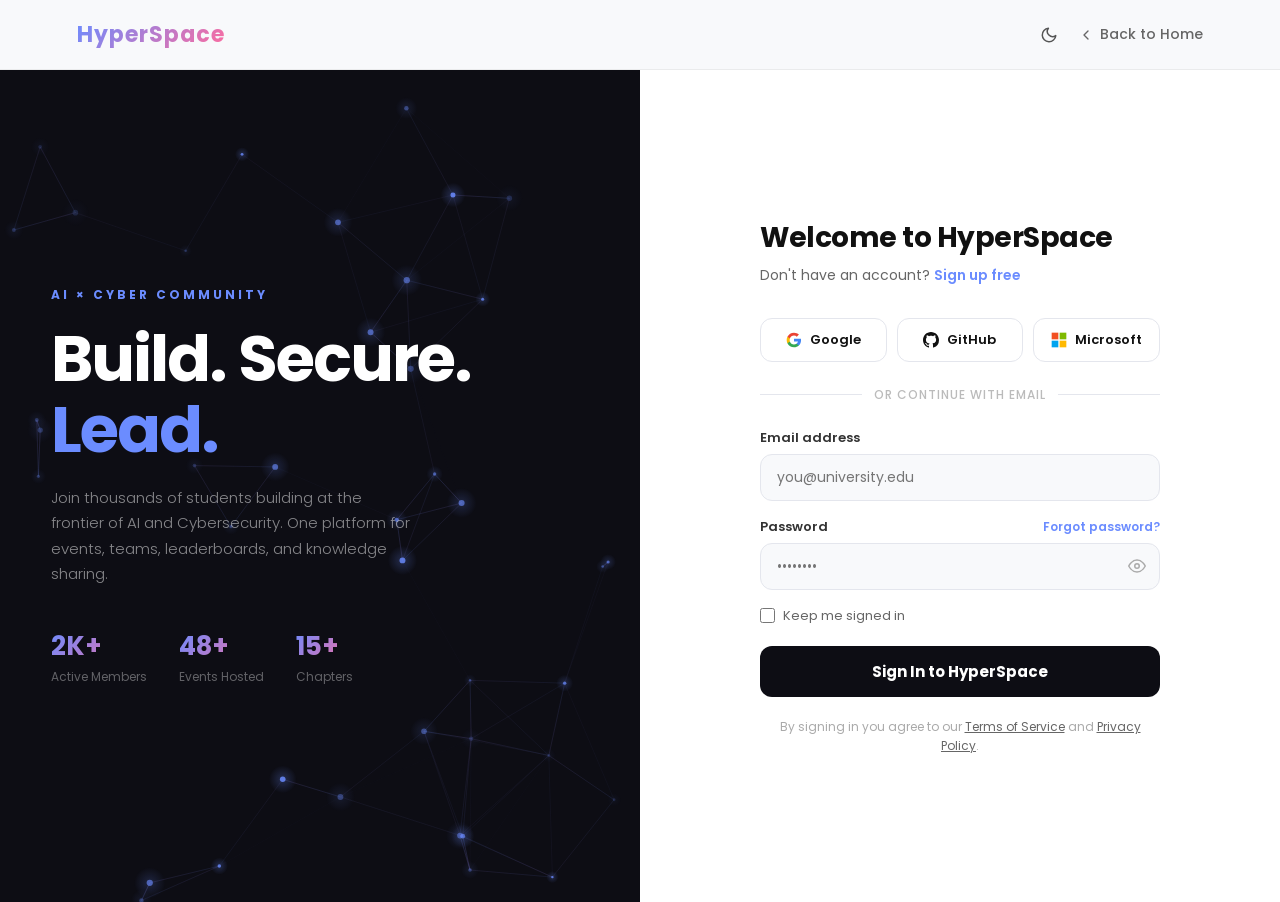
<file: Frontend/authentication.html>
<!DOCTYPE html>
<html lang="en">
<head>
  <meta charset="UTF-8" />
  <meta name="viewport" content="width=device-width, initial-scale=1.0" />
  <meta name="description" content="Sign in to HyperSpace — The AI × Cyber student community platform." />
  <title>Sign In — HyperSpace</title>

  <link href="https://fonts.googleapis.com/css2?family=Poppins:wght@300;400;600;700&display=swap" rel="stylesheet">

  <style>
    *, *::before, *::after { margin: 0; padding: 0; box-sizing: border-box; }

    :root {
      --blue:     #6b8cff;
      --pink:     #ff6b9d;
      --purple:   #a78bff;
      --dark:     #0d0d14;
      --light-bg: #f8f9fb;
      --card-bg:  #ffffff;
      --border:   #e4e6ed;
      --text:     #111;
      --sub:      #666;
    }

    html { scroll-behavior: smooth; }

    body {
      font-family: 'Poppins', sans-serif;
      background: var(--light-bg);
      color: var(--text);
      min-height: 100vh;
      display: flex;
      flex-direction: column;
    }

    /* ── HEADER ── */
    header {
      padding: 18px 6%;
      display: flex;
      justify-content: space-between;
      align-items: center;
      flex-wrap: nowrap;
      gap: 16px;
      background: rgba(248,249,251,0.92);
      backdrop-filter: blur(12px);
      border-bottom: 1px solid rgba(0,0,0,0.06);
      position: sticky;
      top: 0;
      z-index: 100;
    }

    .logo {
      font-weight: 700;
      font-size: 22px;
      letter-spacing: 1px;
      background: linear-gradient(135deg, var(--blue), var(--pink));
      -webkit-background-clip: text;
      -webkit-text-fill-color: transparent;
      background-clip: text;
      text-decoration: none;
    }

    .header-back {
      font-size: 14px;
      font-weight: 500;
      color: var(--sub);
      text-decoration: none;
      display: flex;
      align-items: center;
      gap: 6px;
      transition: color 0.2s;
    }

    .header-back:hover { color: var(--blue); }

    /* ── MAIN LAYOUT ── */
    main {
      flex: 1;
      display: grid;
      grid-template-columns: 1fr 1fr;
      min-height: calc(100vh - 68px);
    }

    /* ── LEFT PANEL (Brand) ── */
    .auth-brand {
      background: var(--dark);
      display: flex;
      flex-direction: column;
      justify-content: center;
      align-items: flex-start;
      padding: 60px 8%;
      position: relative;
      overflow: hidden;
    }

    #brand-canvas {
      position: absolute;
      inset: 0;
      width: 100%;
      height: 100%;
      z-index: 0;
    }

    .brand-content { position: relative; z-index: 1; }

    .brand-eyebrow {
      font-size: 12px;
      font-weight: 700;
      letter-spacing: 3px;
      text-transform: uppercase;
      color: var(--blue);
      margin-bottom: 20px;
    }

    .brand-title {
      font-size: clamp(36px, 5vw, 64px);
      font-weight: 700;
      color: #fff;
      line-height: 1.1;
      letter-spacing: -2px;
      margin-bottom: 20px;
    }

    .brand-title span { color: var(--blue); }

    .brand-desc {
      font-size: 15px;
      color: rgba(255,255,255,0.5);
      line-height: 1.7;
      max-width: 360px;
      font-weight: 300;
      margin-bottom: 40px;
    }

    .brand-stats {
      display: flex;
      gap: 32px;
      flex-wrap: wrap;
    }

    .bstat .num {
      font-size: 26px;
      font-weight: 700;
      background: linear-gradient(135deg, var(--blue), var(--pink));
      -webkit-background-clip: text;
      -webkit-text-fill-color: transparent;
      background-clip: text;
    }

    .bstat .lbl {
      font-size: 12px;
      color: rgba(255,255,255,0.35);
      font-weight: 400;
      margin-top: 2px;
    }

    /* ── RIGHT PANEL (Form) ── */
    .auth-form-panel {
      display: flex;
      flex-direction: column;
      justify-content: center;
      align-items: center;
      padding: 60px 8%;
      background: #fff;
    }

    .form-box {
      width: 100%;
      max-width: 400px;
    }

    .form-heading {
      font-size: 28px;
      font-weight: 700;
      letter-spacing: -0.5px;
      margin-bottom: 6px;
    }

    .form-sub {
      font-size: 14px;
      color: var(--sub);
      margin-bottom: 32px;
    }

    .form-sub a {
      color: var(--blue);
      text-decoration: none;
      font-weight: 600;
    }

    /* Social buttons */
    .social-row {
      display: grid;
      grid-template-columns: 1fr 1fr 1fr;
      gap: 10px;
      margin-bottom: 24px;
    }

    .social-btn {
      display: flex;
      align-items: center;
      justify-content: center;
      gap: 8px;
      padding: 11px 12px;
      border: 1.5px solid var(--border);
      border-radius: 12px;
      font-size: 13px;
      font-weight: 600;
      color: var(--text);
      background: #fff;
      cursor: pointer;
      text-decoration: none;
      transition: border-color 0.2s, background 0.2s, transform 0.15s;
      white-space: nowrap;
    }

    .social-btn:hover {
      border-color: var(--blue);
      background: rgba(107,140,255,0.04);
      transform: translateY(-2px);
    }

    .social-btn svg { flex-shrink: 0; }

    /* Divider */
    .divider {
      display: flex;
      align-items: center;
      gap: 12px;
      margin-bottom: 24px;
      color: #bbb;
      font-size: 12px;
      font-weight: 500;
      letter-spacing: 1px;
      text-transform: uppercase;
    }

    .divider::before, .divider::after {
      content: '';
      flex: 1;
      height: 1px;
      background: var(--border);
    }

    /* Form fields */
    .field { margin-bottom: 16px; }

    .field label {
      display: block;
      font-size: 13px;
      font-weight: 600;
      margin-bottom: 6px;
      color: #333;
    }

    .field input {
      width: 100%;
      padding: 12px 16px;
      border: 1.5px solid var(--border);
      border-radius: 12px;
      font-size: 14px;
      font-family: inherit;
      color: var(--text);
      background: var(--light-bg);
      outline: none;
      transition: border-color 0.2s, box-shadow 0.2s;
    }

    .field input:focus {
      border-color: var(--blue);
      background: #fff;
      box-shadow: 0 0 0 3px rgba(107,140,255,0.12);
    }

    .field-row {
      display: flex;
      justify-content: space-between;
      align-items: center;
      margin-bottom: 6px;
    }

    .field-row label { margin-bottom: 0; }

    .forgot {
      font-size: 12px;
      color: var(--blue);
      text-decoration: none;
      font-weight: 600;
    }

    .forgot:hover { text-decoration: underline; }

    /* Password wrapper */
    .pw-wrap {
      position: relative;
    }

    .pw-wrap input { padding-right: 44px; }

    .pw-toggle {
      position: absolute;
      right: 14px;
      top: 50%;
      transform: translateY(-50%);
      background: none;
      border: none;
      cursor: pointer;
      color: #aaa;
      padding: 0;
      display: flex;
      align-items: center;
      transition: color 0.2s;
    }

    .pw-toggle:hover { color: var(--blue); }

    /* Remember me */
    .remember {
      display: flex;
      align-items: center;
      gap: 8px;
      font-size: 13px;
      color: var(--sub);
      margin-bottom: 20px;
      cursor: pointer;
    }

    .remember input[type="checkbox"] { accent-color: var(--blue); width: 15px; height: 15px; cursor: pointer; }

    /* Submit */
    .btn-submit {
      width: 100%;
      padding: 14px;
      background: var(--dark);
      color: #fff;
      border: none;
      border-radius: 12px;
      font-size: 15px;
      font-weight: 700;
      font-family: inherit;
      cursor: pointer;
      transition: background 0.25s, transform 0.15s;
      margin-bottom: 20px;
    }

    .btn-submit:hover {
      background: var(--blue);
      transform: translateY(-2px);
    }

    /* Terms */
    .terms {
      font-size: 12px;
      color: #aaa;
      text-align: center;
      line-height: 1.6;
    }

    .terms a { color: var(--sub); text-decoration: underline; }

    /* ── RESPONSIVE ── */
    @media (max-width: 800px) {
      main { grid-template-columns: 1fr; }
      .auth-brand { display: none; }
      .auth-form-panel { padding: 40px 6%; }
    }

    /* ── AUTH FEEDBACK ── */
    .field-error {
      font-size: 12px;
      color: #e85555;
      margin-top: 6px;
      display: none;
    }

    .field input.invalid {
      border-color: #e85555;
      box-shadow: 0 0 0 3px rgba(232,85,85,0.1);
    }

    .field input.valid {
      border-color: #3ecf8e;
      box-shadow: 0 0 0 3px rgba(62,207,142,0.1);
    }

    /* Toast */
    .toast {
      position: fixed;
      top: 88px;
      right: 24px;
      padding: 14px 20px;
      border-radius: 14px;
      font-size: 14px;
      font-weight: 600;
      display: flex;
      align-items: center;
      gap: 10px;
      z-index: 999;
      opacity: 0;
      transform: translateY(-10px);
      transition: opacity 0.3s, transform 0.3s;
      pointer-events: none;
    }

    .toast.show { opacity: 1; transform: translateY(0); }

    .toast.success {
      background: #0d0d14;
      color: #3ecf8e;
      border: 1px solid rgba(62,207,142,0.25);
    }

    .toast.error {
      background: #0d0d14;
      color: #ff6b6b;
      border: 1px solid rgba(255,107,107,0.25);
    }

    /* Button loading state */
    .btn-submit.loading {
      opacity: 0.75;
      cursor: not-allowed;
      background: var(--blue);
      pointer-events: none;
    }

    .btn-submit.loading::after {
      content: '';
      display: inline-block;
      width: 14px;
      height: 14px;
      border: 2px solid rgba(255,255,255,0.4);
      border-top-color: #fff;
      border-radius: 50%;
      animation: spin 0.7s linear infinite;
      margin-left: 10px;
      vertical-align: middle;
    }

    @keyframes spin { to { transform: rotate(360deg); } }
  </style>
  <link rel="stylesheet" href="dark-mode.css">
  <script src="dark-mode.js"></script>
</head>
<body>

<!-- ── HEADER ── -->
<header>
  <a href="index.html" class="logo">HyperSpace</a>
  <div style="display:flex; align-items:center; gap:20px;">
    <button onclick="toggleDarkMode()" style="background:none; border:none; cursor:pointer; color: #555; display:flex; align-items:center;" title="Toggle Dark Mode">
      <svg width="18" height="18" viewBox="0 0 24 24" fill="none" stroke="currentColor" stroke-width="2" stroke-linecap="round" stroke-linejoin="round"><path d="M21 12.79A9 9 0 1 1 11.21 3 7 7 0 0 0 21 12.79z"/></svg>
    </button>
    <a href="index.html" class="header-back">
      <svg width="16" height="16" viewBox="0 0 24 24" fill="none" stroke="currentColor" stroke-width="2" stroke-linecap="round" stroke-linejoin="round"><polyline points="15 18 9 12 15 6"/></svg>
      Back to Home
    </a>
  </div>
</header>

<main>

  <!-- ── LEFT: BRAND PANEL ── -->
  <div class="auth-brand">
    <canvas id="brand-canvas"></canvas>
    <div class="brand-content">
      <div class="brand-eyebrow">AI × Cyber Community</div>
      <h1 class="brand-title">Build. Secure.<br><span>Lead.</span></h1>
      <p class="brand-desc">
        Join thousands of students building at the frontier of AI and Cybersecurity.
        One platform for events, teams, leaderboards, and knowledge sharing.
      </p>
      <div class="brand-stats">
        <div class="bstat">
          <div class="num">2K+</div>
          <div class="lbl">Active Members</div>
        </div>
        <div class="bstat">
          <div class="num">48+</div>
          <div class="lbl">Events Hosted</div>
        </div>
        <div class="bstat">
          <div class="num">15+</div>
          <div class="lbl">Chapters</div>
        </div>
      </div>
    </div>
  </div>

  <!-- ── RIGHT: FORM PANEL ── -->
  <div class="auth-form-panel">
    <div class="form-box">

      <h2 class="form-heading">Welcome to HyperSpace</h2>
      <p class="form-sub">Don't have an account? <a href="signup.html">Sign up free</a></p>

      <!-- Social Auth -->
      <div class="social-row">
        <!-- Google -->
        <a href="#" class="social-btn">
          <svg width="16" height="16" viewBox="0 0 24 24"><path fill="#4285F4" d="M22.56 12.25c0-.78-.07-1.53-.2-2.25H12v4.26h5.92c-.26 1.37-1.04 2.53-2.21 3.31v2.77h3.57c2.08-1.92 3.28-4.74 3.28-8.09z"/><path fill="#34A853" d="M12 23c2.97 0 5.46-.98 7.28-2.66l-3.57-2.77c-.98.66-2.23 1.06-3.71 1.06-2.86 0-5.29-1.93-6.16-4.53H2.18v2.84C3.99 20.53 7.7 23 12 23z"/><path fill="#FBBC05" d="M5.84 14.09c-.22-.66-.35-1.36-.35-2.09s.13-1.43.35-2.09V7.07H2.18C1.43 8.55 1 10.22 1 12s.43 3.45 1.18 4.93l3.66-2.84z"/><path fill="#EA4335" d="M12 5.38c1.62 0 3.06.56 4.21 1.64l3.15-3.15C17.45 2.09 14.97 1 12 1 7.7 1 3.99 3.47 2.18 7.07l3.66 2.84c.87-2.6 3.3-4.53 6.16-4.53z"/></svg>
          Google
        </a>
        <!-- GitHub -->
        <a href="#" class="social-btn">
          <svg width="16" height="16" viewBox="0 0 24 24" fill="currentColor"><path d="M12 0C5.37 0 0 5.37 0 12c0 5.31 3.435 9.795 8.205 11.385.6.105.825-.255.825-.57 0-.285-.015-1.23-.015-2.235-3.015.555-3.795-.735-4.035-1.41-.135-.345-.72-1.41-1.23-1.695-.42-.225-1.02-.78-.015-.795.945-.015 1.62.87 1.845 1.23 1.08 1.815 2.805 1.305 3.495.99.105-.78.42-1.305.765-1.605-2.67-.3-5.46-1.335-5.46-5.925 0-1.305.465-2.385 1.23-3.225-.12-.3-.54-1.53.12-3.18 0 0 1.005-.315 3.3 1.23.96-.27 1.98-.405 3-.405s2.04.135 3 .405c2.295-1.56 3.3-1.23 3.3-1.23.66 1.65.24 2.88.12 3.18.765.84 1.23 1.905 1.23 3.225 0 4.605-2.805 5.625-5.475 5.925.435.375.81 1.095.81 2.22 0 1.605-.015 2.895-.015 3.3 0 .315.225.69.825.57A12.02 12.02 0 0 0 24 12c0-6.63-5.37-12-12-12z"/></svg>
          GitHub
        </a>
        <!-- Microsoft -->
        <a href="#" class="social-btn">
          <svg width="16" height="16" viewBox="0 0 24 24"><rect x="1" y="1" width="10" height="10" fill="#F25022"/><rect x="13" y="1" width="10" height="10" fill="#7FBA00"/><rect x="1" y="13" width="10" height="10" fill="#00A4EF"/><rect x="13" y="13" width="10" height="10" fill="#FFB900"/></svg>
          Microsoft
        </a>
      </div>

      <div class="divider">or continue with email</div>

      <!-- Email/Password Form -->
      <form id="login-form" onsubmit="handleLogin(event)">
        <div class="field" id="field-email">
          <label for="email">Email address</label>
          <input type="email" id="email" placeholder="you@university.edu" autocomplete="email" />
          <div class="field-error" id="err-email"></div>
        </div>

        <div class="field">
          <div class="field-row">
            <label for="password">Password</label>
            <a href="#" class="forgot">Forgot password?</a>
          </div>
          <div class="pw-wrap">
            <input type="password" id="password" placeholder="••••••••" autocomplete="current-password" />
            <button type="button" class="pw-toggle" onclick="togglePassword()" aria-label="Toggle password visibility">
              <svg id="eye-icon" width="18" height="18" viewBox="0 0 24 24" fill="none" stroke="currentColor" stroke-width="2" stroke-linecap="round" stroke-linejoin="round">
                <path d="M1 12s4-8 11-8 11 8 11 8-4 8-11 8-11-8-11-8z"/>
                <circle cx="12" cy="12" r="3"/>
              </svg>
            </button>
          </div>
          <div class="field-error" id="err-password"></div>
        </div>

        <label class="remember">
          <input type="checkbox" id="remember" />
          Keep me signed in
        </label>

        <button type="submit" class="btn-submit">Sign In to HyperSpace</button>

        <p class="terms">
          By signing in you agree to our <a href="#">Terms of Service</a> and <a href="#">Privacy Policy</a>.
        </p>
      </form>

    </div>
  </div>

</main>

<!-- Toast notification -->
<div class="toast" id="toast"></div>

<script>
  // ── MOCK USER DATABASE ──
  const USERS = [
    { email: 'yuvaraj21@gmail.com',    password: 'Yuvi@2103',   name: 'Yuvaraja Kumaran M',      role: 'Student'           },
    { email: 'alice@mit.edu',           password: 'Alice#2026',  name: 'Alice Chen',      role: 'CTF Team Lead'   },
    { email: 'bob@iit.ac.in',           password: 'Bob$ecure1',  name: 'Bob Rajan',       role: 'AI Builder'      },
    { email: 'zara@stanford.edu',       password: 'Zara!cyber9', name: 'Zara Malik',      role: 'Cyber Defender'  },
    { email: 'dev@hyperspace.dev',      password: 'Dev@2026!',   name: 'Dev Tester',      role: 'Developer'       },
  ];

  // ── HELPERS ──
  function showToast(msg, type = 'error') {
    const t = document.getElementById('toast');
    t.textContent = (type === 'success' ? '✔ ' : '✖ ') + msg;
    t.className = `toast ${type} show`;
    setTimeout(() => t.classList.remove('show'), 3500);
  }

  function setFieldState(inputEl, errEl, isValid, msg = '') {
    inputEl.classList.toggle('invalid', !isValid);
    inputEl.classList.toggle('valid',  isValid);
    errEl.textContent = msg;
    errEl.style.display = msg ? 'block' : 'none';
  }

  function clearField(inputEl, errEl) {
    inputEl.classList.remove('invalid', 'valid');
    errEl.style.display = 'none';
  }

  // ── LOGIN HANDLER ──
  function handleLogin(e) {
    e.preventDefault();
    const emailEl    = document.getElementById('email');
    const passEl     = document.getElementById('password');
    const errEmail   = document.getElementById('err-email');
    const errPass    = document.getElementById('err-password');
    const btn        = document.querySelector('.btn-submit');
    const remember   = document.getElementById('remember').checked;

    // Clear previous states
    clearField(emailEl, errEmail);
    clearField(passEl, errPass);

    const email    = emailEl.value.trim().toLowerCase();
    const password = passEl.value;
    let valid = true;

    // Basic validation
    if (!email) {
      setFieldState(emailEl, errEmail, false, 'Email address is required.');
      valid = false;
    } else if (!/^[^\s@]+@[^\s@]+\.[^\s@]+$/.test(email)) {
      setFieldState(emailEl, errEmail, false, 'Enter a valid email address.');
      valid = false;
    }

    if (!password) {
      setFieldState(passEl, errPass, false, 'Password is required.');
      valid = false;
    } else if (password.length < 6) {
      setFieldState(passEl, errPass, false, 'Password must be at least 6 characters.');
      valid = false;
    }

    if (!valid) return;

    // Loading state
    btn.classList.add('loading');
    btn.textContent = 'Signing in';

    // Simulate async auth (500ms delay)
    setTimeout(() => {
      const storedUsersStr = localStorage.getItem('hs_users');
      const storedUsers = storedUsersStr ? JSON.parse(storedUsersStr) : [];
      const ALL_USERS = [...USERS, ...storedUsers];

      const user = ALL_USERS.find(
        u => u.email === email && u.password === password
      );

      if (user) {
        // ✅ Success
        setFieldState(emailEl, errEmail, true, '');
        setFieldState(passEl, errPass, true, '');

        // Persist session
        const session = { name: user.name, email: user.email, role: user.role, ts: Date.now() };
        if (remember) {
          localStorage.setItem('hs_user', JSON.stringify(session));
        } else {
          sessionStorage.setItem('hs_user', JSON.stringify(session));
        }

        showToast(`Welcome back, ${user.name}! Redirecting…`, 'success');
        btn.textContent = '✔ Signed In';

        setTimeout(() => { window.location.href = 'index.html'; }, 1800);

      } else {
        // ❌ Wrong credentials
        btn.classList.remove('loading');
        btn.textContent = 'Sign In to HyperSpace';

        // Figure out which field is wrong
        const emailExists = ALL_USERS.some(u => u.email === email);
        if (!emailExists) {
          setFieldState(emailEl, errEmail, false, 'No account found with this email.');
        } else {
          setFieldState(passEl, errPass, false, 'Incorrect password. Please try again.');
        }

        showToast('Sign in failed. Check your credentials.', 'error');
      }
    }, 500);
  }

  // Live clear on input
  document.getElementById('email').addEventListener('input', function() {
    clearField(this, document.getElementById('err-email'));
  });
  document.getElementById('password').addEventListener('input', function() {
    clearField(this, document.getElementById('err-password'));
  });

  // ── PASSWORD TOGGLE ──
  function togglePassword() {
    const input = document.getElementById('password');
    const icon  = document.getElementById('eye-icon');
    if (input.type === 'password') {
      input.type = 'text';
      icon.innerHTML = `<path d="M17.94 17.94A10.07 10.07 0 0 1 12 20c-7 0-11-8-11-8a18.45 18.45 0 0 1 5.06-5.94"/><path d="M9.9 4.24A9.12 9.12 0 0 1 12 4c7 0 11 8 11 8a18.5 18.5 0 0 1-2.16 3.19"/><line x1="1" y1="1" x2="23" y2="23"/>`;
    } else {
      input.type = 'password';
      icon.innerHTML = `<path d="M1 12s4-8 11-8 11 8 11 8-4 8-11 8-11-8-11-8z"/><circle cx="12" cy="12" r="3"/>`;
    }
  }

  // ── NEURAL NETWORK (Brand Panel) ──
  const canvas = document.getElementById('brand-canvas');
  if (canvas) {
    const ctx   = canvas.getContext('2d');
    const NODES = 40, RANGE = 150;
    let nodes   = [];

    function resize() {
      canvas.width  = canvas.offsetWidth;
      canvas.height = canvas.offsetHeight;
    }

    function init() {
      nodes = [];
      for (let i = 0; i < NODES; i++) {
        nodes.push({
          x: Math.random() * canvas.width,
          y: Math.random() * canvas.height,
          dx: (Math.random() - 0.5) * 0.5,
          dy: (Math.random() - 0.5) * 0.5,
          r:  Math.random() * 2 + 1.2,
          pulse: Math.random() * Math.PI * 2
        });
      }
    }

    function draw() {
      ctx.clearRect(0, 0, canvas.width, canvas.height);
      const t = Date.now() * 0.001;
      for (let i = 0; i < nodes.length; i++) {
        for (let j = i + 1; j < nodes.length; j++) {
          const a = nodes[i], b = nodes[j];
          const d = Math.hypot(a.x - b.x, a.y - b.y);
          if (d < RANGE) {
            const alpha = (1 - d / RANGE) * 0.22;
            const g = ctx.createLinearGradient(a.x, a.y, b.x, b.y);
            g.addColorStop(0, `rgba(107,140,255,${alpha})`);
            g.addColorStop(1, `rgba(167,139,250,${alpha})`);
            ctx.beginPath(); ctx.moveTo(a.x, a.y); ctx.lineTo(b.x, b.y);
            ctx.strokeStyle = g; ctx.lineWidth = 1; ctx.stroke();
          }
        }
      }
      nodes.forEach(n => {
        const glow = 0.5 + 0.35 * Math.sin(t * 1.4 + n.pulse);
        const aura = ctx.createRadialGradient(n.x, n.y, 0, n.x, n.y, n.r * 5);
        aura.addColorStop(0, `rgba(107,140,255,${glow * 0.3})`);
        aura.addColorStop(1, 'rgba(107,140,255,0)');
        ctx.beginPath(); ctx.arc(n.x, n.y, n.r * 5, 0, Math.PI * 2);
        ctx.fillStyle = aura; ctx.fill();
        ctx.beginPath(); ctx.arc(n.x, n.y, n.r, 0, Math.PI * 2);
        ctx.fillStyle = `rgba(107,140,255,${glow})`; ctx.fill();
        n.x += n.dx; n.y += n.dy;
        if (n.x < 0 || n.x > canvas.width)  n.dx *= -1;
        if (n.y < 0 || n.y > canvas.height) n.dy *= -1;
      });
      requestAnimationFrame(draw);
    }

    resize(); init(); draw();
    window.addEventListener('resize', () => { resize(); init(); });
  }
</script>

</body>
</html>
</file>
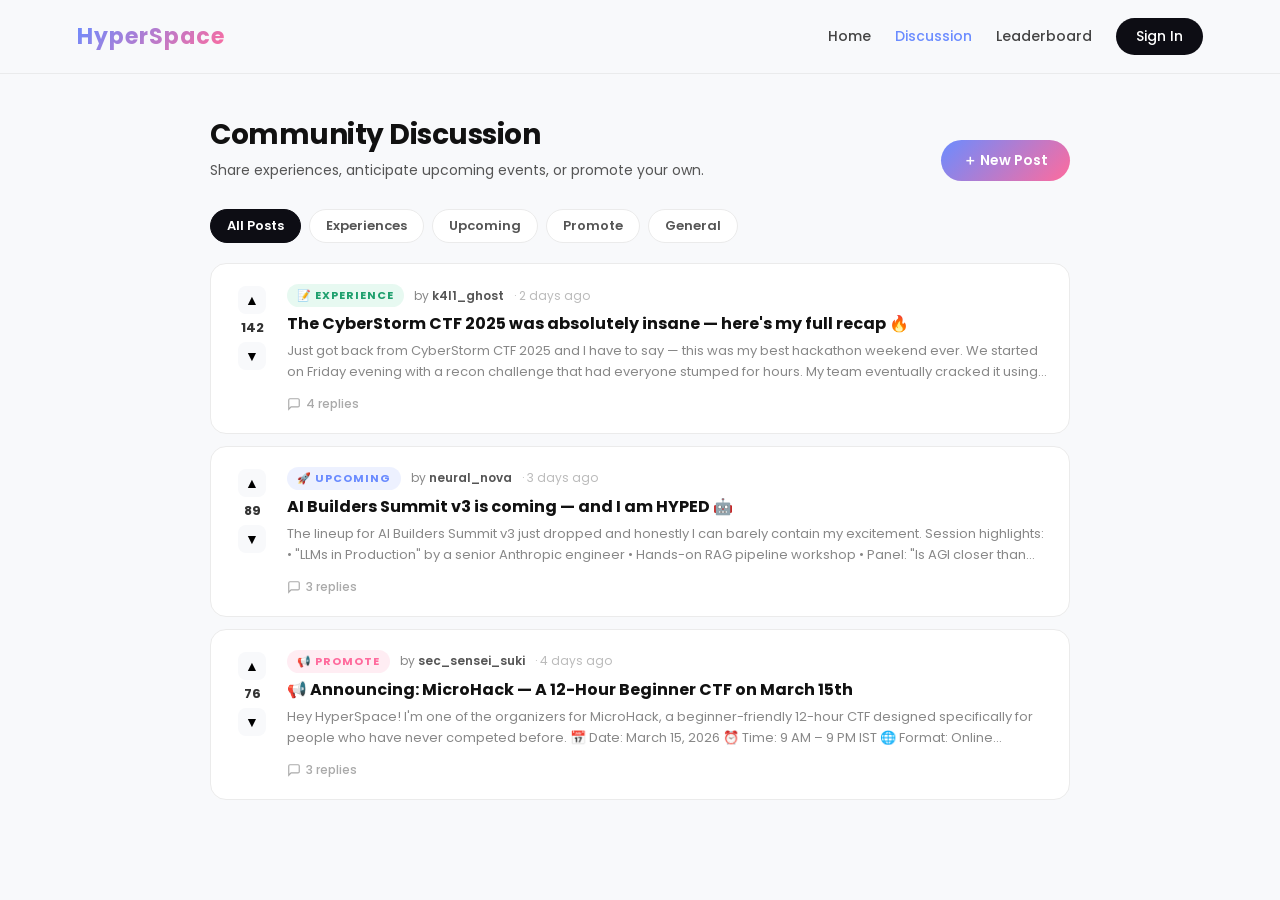
<file: Frontend/discussion.html>
<!DOCTYPE html>
<html lang="en">
<head>
  <meta charset="UTF-8" />
  <meta name="viewport" content="width=device-width, initial-scale=1.0" />
  <meta name="description" content="HyperSpace Community Discussion — Share event experiences, anticipate upcoming events, and promote your own events." />
  <title>Discussion — HyperSpace Community</title>
  <link href="https://fonts.googleapis.com/css2?family=Poppins:wght@300;400;500;600;700&display=swap" rel="stylesheet">
  <style>
    *, *::before, *::after { margin: 0; padding: 0; box-sizing: border-box; }

    :root {
      --blue: #6b8cff;
      --pink: #ff6b9d;
      --dark: #0d0d14;
      --light-bg: #f8f9fb;
      --card-bg: #ffffff;
      --text-main: #111;
      --text-sub: #555;
      --accent: #6b8cff;
      --border: #ebebeb;
    }

    html { scroll-behavior: smooth; }

    body {
      font-family: 'Poppins', sans-serif;
      background: var(--light-bg);
      color: var(--text-main);
      overflow-x: hidden;
    }

    /* ── NAV ── */
    header {
      padding: 18px 6%;
      display: flex;
      justify-content: space-between;
      align-items: center;
      gap: 16px;
      position: sticky;
      top: 0;
      z-index: 100;
      background: rgba(248,249,251,0.92);
      backdrop-filter: blur(12px);
      border-bottom: 1px solid rgba(0,0,0,0.06);
    }

    .logo {
      font-weight: 700;
      font-size: 22px;
      letter-spacing: 1px;
      background: linear-gradient(135deg, var(--blue), var(--pink));
      -webkit-background-clip: text;
      -webkit-text-fill-color: transparent;
      background-clip: text;
      text-decoration: none;
    }

    nav { display: flex; align-items: center; gap: 0; }

    nav a {
      text-decoration: none;
      color: #444;
      font-size: 14px;
      font-weight: 500;
      margin-left: 24px;
      white-space: nowrap;
      transition: color 0.25s;
    }

    nav a:hover, nav a.active { color: var(--blue); }

    .nav-cta {
      background: var(--dark);
      color: #fff !important;
      padding: 8px 20px;
      border-radius: 999px;
      font-size: 14px !important;
      transition: background 0.25s !important;
    }
    .nav-cta:hover { background: var(--blue) !important; }

    /* Profile dropdown (same pattern as heropage) */
    .profile-btn {
      display: none;
      align-items: center;
      gap: 8px;
      margin-left: 24px;
      background: none;
      border: none;
      cursor: pointer;
      position: relative;
      font-family: inherit;
    }
    .profile-avatar {
      width: 36px; height: 36px;
      border-radius: 50%;
      background: linear-gradient(135deg, var(--blue), var(--pink));
      display: flex; align-items: center; justify-content: center;
      font-size: 13px; font-weight: 700; color: #fff;
      transition: box-shadow 0.25s, transform 0.2s;
    }
    .profile-btn:hover .profile-avatar { box-shadow: 0 0 0 3px rgba(107,140,255,0.35); transform: scale(1.06); }
    .profile-dropdown {
      display: none;
      position: absolute; top: calc(100% + 12px); right: 0;
      min-width: 200px; background: #fff; border: 1px solid #eee;
      border-radius: 16px; box-shadow: 0 16px 48px rgba(0,0,0,0.1);
      padding: 8px; z-index: 200; animation: dropIn 0.18s ease;
    }
    @keyframes dropIn { from { opacity:0; transform:translateY(-6px); } to { opacity:1; transform:translateY(0); } }
    .profile-btn.open .profile-dropdown { display: block; }
    .pd-info { padding: 10px 12px 12px; border-bottom: 1px solid #f0f0f0; margin-bottom: 6px; }
    .pd-name { font-size: 14px; font-weight: 700; color: #111; }
    .pd-role { font-size: 12px; color: #888; margin-top: 2px; }
    .pd-item {
      display: flex; align-items: center; gap: 10px;
      padding: 9px 12px; border-radius: 10px; font-size: 13px;
      font-weight: 500; color: #333; text-decoration: none;
      cursor: pointer; background: none; border: none; width: 100%;
      font-family: inherit; transition: background 0.15s, color 0.15s;
    }
    .pd-item:hover { background: var(--light-bg); color: var(--blue); }
    .pd-item.danger { color: #e85555; }
    .pd-item.danger:hover { background: rgba(232,85,85,0.06); color: #e85555; }

    /* ── PAGE LAYOUT ── */
    .page-wrap {
      max-width: 900px;
      margin: 0 auto;
      padding: 40px 20px 80px;
    }

    /* ── VIEW TOGGLE ── */
    #detail-view { display: none; }

    /* ── LIST VIEW HEADER ── */
    .disc-header {
      display: flex;
      justify-content: space-between;
      align-items: flex-end;
      margin-bottom: 28px;
      gap: 16px;
      flex-wrap: wrap;
    }
    .disc-title-block h1 {
      font-size: 28px; font-weight: 700; letter-spacing: -0.5px;
    }
    .disc-title-block p {
      font-size: 14px; color: var(--text-sub); margin-top: 4px;
    }

    .btn-new-post {
      display: inline-flex; align-items: center; gap: 8px;
      background: linear-gradient(135deg, var(--blue), var(--pink));
      color: #fff; font-size: 14px; font-weight: 600;
      padding: 10px 22px; border-radius: 999px; border: none;
      cursor: pointer; transition: opacity 0.2s, transform 0.2s;
      font-family: inherit; text-decoration: none; white-space: nowrap;
    }
    .btn-new-post:hover { opacity: 0.88; transform: translateY(-1px); }

    /* ── FILTER TABS ── */
    .filter-tabs {
      display: flex; gap: 8px; margin-bottom: 20px; flex-wrap: wrap;
    }
    .filter-tab {
      padding: 6px 16px; border-radius: 999px; font-size: 13px;
      font-weight: 600; border: 1.5px solid var(--border);
      background: #fff; color: #555; cursor: pointer;
      transition: all 0.2s; font-family: inherit;
    }
    .filter-tab.active, .filter-tab:hover {
      background: var(--dark); color: #fff; border-color: var(--dark);
    }

    /* ── POST CARD (list) ── */
    .post-list { display: flex; flex-direction: column; gap: 12px; }

    .post-card {
      background: #fff; border: 1px solid var(--border);
      border-radius: 16px; padding: 20px 22px;
      cursor: pointer; transition: transform 0.2s, box-shadow 0.2s, border-color 0.2s;
      display: flex; gap: 16px; align-items: flex-start;
    }
    .post-card:hover {
      transform: translateY(-2px);
      box-shadow: 0 8px 32px rgba(107,140,255,0.10);
      border-color: rgba(107,140,255,0.3);
    }

    .post-vote {
      display: flex; flex-direction: column; align-items: center; gap: 4px;
      min-width: 38px; padding-top: 2px;
    }
    .vote-btn {
      width: 28px; height: 28px; border-radius: 8px; border: none;
      background: var(--light-bg); cursor: pointer; font-size: 14px;
      display: flex; align-items: center; justify-content: center;
      transition: background 0.2s, color 0.2s;
    }
    .vote-btn:hover { background: rgba(107,140,255,0.15); color: var(--blue); }
    .vote-btn.up.voted { background: rgba(107,140,255,0.15); color: var(--blue); }
    .vote-btn.down.voted { background: rgba(255,107,157,0.12); color: var(--pink); }
    .vote-count { font-size: 13px; font-weight: 700; color: #333; }

    .post-main { flex: 1; min-width: 0; }

    .post-meta {
      display: flex; align-items: center; gap: 10px; margin-bottom: 6px; flex-wrap: wrap;
    }
    .post-tag {
      font-size: 11px; font-weight: 700; letter-spacing: 1px;
      text-transform: uppercase; padding: 3px 10px; border-radius: 999px;
    }
    .tag-experience { background: rgba(62,207,142,0.12); color: #1fa06e; }
    .tag-upcoming   { background: rgba(107,140,255,0.12); color: var(--blue); }
    .tag-promote    { background: rgba(255,107,157,0.12); color: var(--pink); }
    .tag-general    { background: rgba(167,139,255,0.12); color: #7c5cbf; }

    .post-author { font-size: 12px; color: #888; }
    .post-author span { font-weight: 600; color: #555; }
    .post-time { font-size: 12px; color: #bbb; }

    .post-title {
      font-size: 16px; font-weight: 700; margin-bottom: 6px;
      line-height: 1.4; color: var(--text-main);
    }

    .post-excerpt {
      font-size: 13px; color: #888; line-height: 1.6;
      display: -webkit-box; -webkit-line-clamp: 2; line-clamp: 2;
      -webkit-box-orient: vertical; overflow: hidden;
    }

    .post-footer {
      display: flex; align-items: center; gap: 16px; margin-top: 12px;
    }
    .post-stat {
      display: flex; align-items: center; gap: 5px;
      font-size: 12px; color: #aaa; font-weight: 500;
    }
    .post-stat svg { width: 14px; height: 14px; }

    /* ── DETAIL VIEW ── */
    .back-btn {
      display: inline-flex; align-items: center; gap: 6px;
      background: none; border: none; cursor: pointer;
      font-size: 14px; font-weight: 600; color: var(--blue);
      font-family: inherit; margin-bottom: 24px;
      padding: 6px 0; transition: gap 0.2s;
    }
    .back-btn:hover { gap: 10px; }

    .detail-card {
      background: #fff; border: 1px solid var(--border);
      border-radius: 20px; padding: 32px 32px 28px; margin-bottom: 24px;
    }

    .detail-meta {
      display: flex; align-items: center; gap: 10px; margin-bottom: 14px; flex-wrap: wrap;
    }

    .detail-title { font-size: 24px; font-weight: 700; line-height: 1.35; margin-bottom: 18px; letter-spacing: -0.3px; }

    .detail-body { font-size: 15px; line-height: 1.75; color: #333; white-space: pre-line; }

    .detail-actions {
      display: flex; align-items: center; gap: 16px; margin-top: 22px;
      padding-top: 18px; border-top: 1px solid var(--border);
    }
    .action-btn {
      display: flex; align-items: center; gap: 6px;
      background: var(--light-bg); border: none; cursor: pointer;
      font-size: 13px; font-weight: 600; color: #555;
      padding: 8px 14px; border-radius: 999px; font-family: inherit;
      transition: background 0.2s, color 0.2s;
    }
    .action-btn:hover { background: rgba(107,140,255,0.12); color: var(--blue); }
    .action-btn.voted-up { background: rgba(107,140,255,0.15); color: var(--blue); }

    /* ── REPLIES SECTION ── */
    .replies-section { margin-top: 8px; }

    .replies-header {
      font-size: 16px; font-weight: 700; margin-bottom: 18px;
      display: flex; align-items: center; gap: 8px;
    }
    .replies-count-badge {
      background: var(--light-bg); border: 1px solid var(--border);
      border-radius: 999px; font-size: 12px; font-weight: 700;
      padding: 2px 10px; color: #555;
    }

    /* Reply box */
    .reply-compose {
      background: #fff; border: 1px solid var(--border);
      border-radius: 16px; padding: 20px 22px; margin-bottom: 20px;
    }
    .reply-compose-top {
      display: flex; align-items: center; gap: 10px; margin-bottom: 12px;
    }
    .mini-avatar {
      width: 32px; height: 32px; border-radius: 50%;
      background: linear-gradient(135deg, var(--blue), var(--pink));
      display: flex; align-items: center; justify-content: center;
      font-size: 11px; font-weight: 700; color: #fff; flex-shrink: 0;
    }
    .reply-compose-top span { font-size: 13px; font-weight: 600; color: #444; }
    .reply-textarea {
      width: 100%; min-height: 90px; border: 1.5px solid var(--border);
      border-radius: 12px; padding: 12px 14px; font-family: inherit;
      font-size: 14px; color: var(--text-main); resize: vertical;
      transition: border-color 0.2s; outline: none; background: var(--light-bg);
    }
    .reply-textarea:focus { border-color: var(--blue); background: #fff; }
    .reply-submit-row {
      display: flex; justify-content: flex-end; margin-top: 10px;
    }
    .btn-reply-submit {
      background: var(--dark); color: #fff; font-family: inherit;
      font-size: 13px; font-weight: 600; padding: 9px 22px;
      border-radius: 999px; border: none; cursor: pointer;
      transition: background 0.2s, transform 0.2s;
    }
    .btn-reply-submit:hover { background: var(--blue); transform: translateY(-1px); }

    /* Individual reply */
    .reply-thread { display: flex; flex-direction: column; gap: 14px; }

    .reply-item {
      background: #fff; border: 1px solid var(--border);
      border-radius: 14px; padding: 16px 18px;
    }
    .reply-item.nested {
      margin-left: 36px;
      border-left: 3px solid rgba(107,140,255,0.25);
      border-radius: 0 14px 14px 0;
      padding-left: 20px;
    }

    .reply-top {
      display: flex; align-items: center; gap: 10px; margin-bottom: 8px;
    }
    .reply-author { font-size: 13px; font-weight: 700; color: #333; }
    .reply-time { font-size: 12px; color: #bbb; }
    .reply-role-badge {
      font-size: 10px; font-weight: 700; padding: 2px 8px;
      border-radius: 999px; letter-spacing: 0.5px;
    }
    .badge-op { background: rgba(107,140,255,0.12); color: var(--blue); }
    .badge-mod { background: rgba(62,207,142,0.12); color: #1fa06e; }

    .reply-body { font-size: 14px; line-height: 1.65; color: #333; }

    .reply-actions {
      display: flex; align-items: center; gap: 12px; margin-top: 10px;
    }
    .reply-vote-btn {
      background: none; border: none; cursor: pointer;
      font-size: 12px; font-weight: 600; color: #aaa;
      display: flex; align-items: center; gap: 4px;
      font-family: inherit; padding: 4px 8px; border-radius: 8px;
      transition: background 0.2s, color 0.2s;
    }
    .reply-vote-btn:hover { background: rgba(107,140,255,0.1); color: var(--blue); }
    .reply-vote-btn.liked { color: var(--blue); }
    .reply-reply-btn {
      background: none; border: none; cursor: pointer;
      font-size: 12px; font-weight: 600; color: #aaa;
      font-family: inherit; padding: 4px 8px; border-radius: 8px;
      transition: background 0.2s, color 0.2s;
    }
    .reply-reply-btn:hover { background: rgba(107,140,255,0.1); color: var(--blue); }

    /* Inline reply box inside thread */
    .inline-reply-box {
      display: none; margin-top: 10px;
      background: var(--light-bg); border-radius: 12px; padding: 12px;
    }
    .inline-reply-box.open { display: block; }
    .inline-textarea {
      width: 100%; min-height: 70px; border: 1.5px solid var(--border);
      border-radius: 10px; padding: 10px 12px; font-family: inherit;
      font-size: 13px; color: var(--text-main); resize: vertical;
      outline: none; background: #fff;
      transition: border-color 0.2s;
    }
    .inline-textarea:focus { border-color: var(--blue); }
    .inline-reply-actions {
      display: flex; gap: 8px; justify-content: flex-end; margin-top: 8px;
    }
    .btn-cancel-reply {
      background: none; border: 1.5px solid var(--border); color: #666;
      font-family: inherit; font-size: 12px; font-weight: 600;
      padding: 6px 14px; border-radius: 999px; cursor: pointer;
      transition: border-color 0.2s;
    }
    .btn-cancel-reply:hover { border-color: #aaa; }
    .btn-send-reply {
      background: var(--dark); color: #fff; font-family: inherit;
      font-size: 12px; font-weight: 600; padding: 6px 16px;
      border-radius: 999px; border: none; cursor: pointer;
      transition: background 0.2s;
    }
    .btn-send-reply:hover { background: var(--blue); }

    /* ── NEW POST MODAL ── */
    .modal-overlay {
      display: none; position: fixed; inset: 0;
      background: rgba(0,0,0,0.4); z-index: 500;
      align-items: center; justify-content: center; padding: 20px;
      backdrop-filter: blur(4px);
    }
    .modal-overlay.open { display: flex; }
    .modal-box {
      background: #fff; border-radius: 24px; padding: 36px;
      width: 100%; max-width: 580px; max-height: 90vh; overflow-y: auto;
      animation: slideUp 0.22s ease;
    }
    @keyframes slideUp { from { opacity:0; transform:translateY(20px); } to { opacity:1; transform:translateY(0); } }
    .modal-head {
      display: flex; justify-content: space-between; align-items: center;
      margin-bottom: 24px;
    }
    .modal-head h2 { font-size: 20px; font-weight: 700; }
    .modal-close {
      background: var(--light-bg); border: none; width: 32px; height: 32px;
      border-radius: 50%; cursor: pointer; font-size: 18px; color: #666;
      display: flex; align-items: center; justify-content: center;
      transition: background 0.2s;
    }
    .modal-close:hover { background: #eee; }

    .form-group { margin-bottom: 18px; }
    .form-label { font-size: 13px; font-weight: 600; color: #444; margin-bottom: 6px; display: block; }
    .form-input, .form-select, .form-textarea {
      width: 100%; border: 1.5px solid var(--border); border-radius: 12px;
      padding: 11px 14px; font-family: inherit; font-size: 14px;
      color: var(--text-main); outline: none; background: var(--light-bg);
      transition: border-color 0.2s;
    }
    .form-input:focus, .form-select:focus, .form-textarea:focus {
      border-color: var(--blue); background: #fff;
    }
    .form-textarea { min-height: 140px; resize: vertical; }
    .modal-submit {
      width: 100%; background: linear-gradient(135deg, var(--blue), var(--pink));
      color: #fff; font-family: inherit; font-size: 15px; font-weight: 700;
      padding: 13px; border-radius: 12px; border: none; cursor: pointer;
      margin-top: 4px; transition: opacity 0.2s, transform 0.2s;
    }
    .modal-submit:hover { opacity: 0.9; transform: translateY(-1px); }

    /* ── TOAST ── */
    .toast {
      position: fixed; bottom: 32px; right: 24px;
      background: var(--dark); color: #fff; font-size: 14px; font-weight: 600;
      padding: 14px 22px; border-radius: 14px;
      box-shadow: 0 8px 32px rgba(0,0,0,0.18);
      z-index: 999; opacity: 0; transform: translateY(12px);
      transition: opacity 0.3s, transform 0.3s; pointer-events: none;
    }
    .toast.show { opacity: 1; transform: translateY(0); }

    /* ── EMPTY STATE ── */
    .empty-state {
      text-align: center; padding: 60px 20px; color: #aaa;
    }
    .empty-state .emoji { font-size: 48px; margin-bottom: 14px; }
    .empty-state p { font-size: 15px; }

    @media (max-width: 600px) {
      .detail-card { padding: 22px 18px; }
      .detail-title { font-size: 19px; }
      nav > a:not(.nav-cta) { display: none; }
    }
  </style>
  <link rel="stylesheet" href="dark-mode.css">
  <script src="dark-mode.js"></script>
</head>
<body>

<!-- ── HEADER ── -->
<header>
  <a class="logo" href="index.html">HyperSpace</a>
  <nav>
    <a href="index.html">Home</a>
    <a href="discussion.html" class="active">Discussion</a>
    <a href="leaderboard.html">Leaderboard</a>
    <a href="authentication.html" class="nav-cta" id="nav-login-btn">Sign In</a>

    <button class="profile-btn" id="profileBtn" aria-label="Profile menu">
      <div class="profile-avatar" id="profileAvatar">U</div>
      <div class="profile-dropdown">
        <div class="pd-info">
          <div class="pd-name" id="pdName">User</div>
          <div class="pd-role" id="pdRole">Member</div>
        </div>
        <a class="pd-item" href="profile.html">
          <svg width="14" height="14" viewBox="0 0 24 24" fill="none" stroke="currentColor" stroke-width="2" stroke-linecap="round" stroke-linejoin="round"><path d="M20 21v-2a4 4 0 0 0-4-4H8a4 4 0 0 0-4 4v2"/><circle cx="12" cy="7" r="4"/></svg>
          Profile
        </a>
        <a class="pd-item" href="index.html">
          <svg width="14" height="14" viewBox="0 0 24 24" fill="none" stroke="currentColor" stroke-width="2" stroke-linecap="round" stroke-linejoin="round"><rect x="3" y="4" width="18" height="18" rx="2"/><line x1="16" y1="2" x2="16" y2="6"/><line x1="8" y1="2" x2="8" y2="6"/><line x1="3" y1="10" x2="21" y2="10"/></svg>
          All Events
        </a>
        <a class="pd-item" href="leaderboard.html">
          <svg width="14" height="14" viewBox="0 0 24 24" fill="none" stroke="currentColor" stroke-width="2" stroke-linecap="round" stroke-linejoin="round"><polyline points="22 12 18 12 15 21 9 3 6 12 2 12"/></svg>
          Leaderboard
        </a>
                <div class="pd-item" onclick="toggleDarkMode()" role="button" tabindex="0">
          <svg width="14" height="14" viewBox="0 0 24 24" fill="none" stroke="currentColor" stroke-width="2" stroke-linecap="round" stroke-linejoin="round"><path d="M21 12.79A9 9 0 1 1 11.21 3 7 7 0 0 0 21 12.79z"/></svg>
          Dark Mode
        </div>
        <a href="#" class="pd-item danger" onclick="signOut()">
          <svg width="14" height="14" viewBox="0 0 24 24" fill="none" stroke="currentColor" stroke-width="2" stroke-linecap="round" stroke-linejoin="round"><path d="M9 21H5a2 2 0 0 1-2-2V5a2 2 0 0 1 2-2h4"/><polyline points="16 17 21 12 16 7"/><line x1="21" y1="12" x2="9" y2="12"/></svg>
          Sign Out
        </a> 
      </div>
    </button>
  </nav>
</header>

<!-- ── TOAST ── -->
<div class="toast" id="toast"></div>

<!-- ── NEW POST MODAL ── -->
<div class="modal-overlay" id="newPostModal">
  <div class="modal-box">
    <div class="modal-head">
      <h2>Create a Post</h2>
      <button class="modal-close" id="closeModal">✕</button>
    </div>
    <div class="form-group">
      <label class="form-label" for="post-category">Category</label>
      <select class="form-select" id="post-category">
        <option value="experience">Past Experience</option>
        <option value="upcoming">Upcoming Anticipation</option>
        <option value="promote">Promote My Event</option>
        <option value="general">General Discussion</option>
      </select>
    </div>
    <div class="form-group">
      <label class="form-label" for="post-title">Post Title</label>
      <input class="form-input" id="post-title" type="text" placeholder="Give your post a catchy title…" maxlength="120" />
    </div>
    <div class="form-group">
      <label class="form-label" for="post-body">Your Post</label>
      <textarea class="form-textarea" id="post-body" placeholder="Share your thoughts, experience, or event details…"></textarea>
    </div>
    <button class="modal-submit" id="submitPost">Publish Post</button>
  </div>
</div>

<!-- ── MAIN CONTENT ── -->
<main class="page-wrap">

  <!-- LIST VIEW -->
  <div id="list-view">
    <div class="disc-header">
      <div class="disc-title-block">
        <h1>Community Discussion</h1>
        <p>Share experiences, anticipate upcoming events, or promote your own.</p>
      </div>
      <button class="btn-new-post" id="openNewPost">＋ New Post</button>
    </div>

    <div class="filter-tabs">
      <button class="filter-tab active" data-filter="all">All Posts</button>
      <button class="filter-tab" data-filter="experience">Experiences</button>
      <button class="filter-tab" data-filter="upcoming">Upcoming</button>
      <button class="filter-tab" data-filter="promote">Promote</button>
      <button class="filter-tab" data-filter="general">General</button>
    </div>

    <div class="post-list" id="postList"></div>
  </div>

  <!-- DETAIL VIEW -->
  <div id="detail-view">
    <button class="back-btn" id="backBtn">← Back to Discussion</button>
    <div id="detail-content"></div>
  </div>

</main>

<script>
/* =============================================
   DATA
   ============================================= */
let posts = [
  {
    id: 1,
    category: 'experience',
    title: 'The CyberStorm CTF 2025 was absolutely insane — here\'s my full recap 🔥',
    author: 'k4l1_ghost',
    time: '2 days ago',
    votes: 142,
    body: `Just got back from CyberStorm CTF 2025 and I have to say — this was my best hackathon weekend ever.\n\nWe started on Friday evening with a recon challenge that had everyone stumped for hours. My team eventually cracked it using a pretty obscure DNS enumeration trick that I only knew from this community's resources.\n\nThe SQLi challenge in the "Web Warfare" track was diabolically fun. Blind boolean-based injection with a WAF that blocked most common payloads. Took us 6 hours but we finally popped a shell at 2 AM. The entire room just erupted.\n\nOverall we placed 4th out of 200+ teams. Would love to hear from others who participated! What was your favorite challenge?`,
    replies: [
      { id: 101, author: 'r00t_raider', time: '1 day ago', body: 'Dude, that DNS challenge nearly broke me. Our team spent 4 hours on it before we even found the subdomain.',  votes: 38, nested: [] },
      { id: 102, author: 'zer0_day_zara', time: '1 day ago', body: 'Wait, you placed 4th?! That\'s incredible! We were the team that placed 7th haha. The SQLi challenge was brutal — we ended up going down the XSS rabbit hole for way too long.', votes: 21, nested: [
        { id: 1021, author: 'k4l1_ghost', time: '20 hours ago', body: 'Oh no way, shoutout to team at 7th! The XSS rabbit hole was a classic misdirect. GG to you guys!', votes: 14, badge: 'op' }
      ]},
      { id: 103, author: 'hypermod_raj', time: '22 hours ago', body: 'Great write-up! We\'re planning to host a post-CTF discussion session next week. Keep an eye on the events board.', votes: 19, badge: 'mod', nested: [] }
    ]
  },
  {
    id: 2,
    category: 'upcoming',
    title: 'AI Builders Summit v3 is coming — and I am HYPED 🤖',
    author: 'neural_nova',
    time: '3 days ago',
    votes: 89,
    body: `The lineup for AI Builders Summit v3 just dropped and honestly I can barely contain my excitement.\n\nSession highlights:\n• "LLMs in Production" by a senior Anthropic engineer\n• Hands-on RAG pipeline workshop\n• Panel: "Is AGI closer than we think?"\n• Live model fine-tuning competition\n\nI attended v2 last year and it completely changed my understanding of transformer architectures. The networking opportunities were top tier — I ended up connecting with three engineers who eventually helped me land my internship.\n\nWho else is registering? Let's coordinate a HyperSpace meetup at the event!`,
    replies: [
      { id: 201, author: 'llm_luminary', time: '2 days ago', body: 'Already registered! The RAG pipeline workshop is the one I\'m most excited for. Been struggling with chunking strategies at work.', votes: 27, nested: [] },
      { id: 202, author: 'vector_vex', time: '2 days ago', body: 'Count me in! Should we create a Discord channel for HyperSpace attendees?', votes: 15, nested: [
        { id: 2021, author: 'neural_nova', time: '1 day ago', body: 'Great idea! I\'ll set one up and post the invite link in the events section.', votes: 11, badge: 'op' }
      ]}
    ]
  },
  {
    id: 3,
    category: 'promote',
    title: '📢 Announcing: MicroHack — A 12-Hour Beginner CTF on March 15th',
    author: 'sec_sensei_suki',
    time: '4 days ago',
    votes: 76,
    body: `Hey HyperSpace! I'm one of the organizers for MicroHack, a beginner-friendly 12-hour CTF designed specifically for people who have never competed before.\n\n📅 Date: March 15, 2026\n⏰ Time: 9 AM – 9 PM IST\n🌐 Format: Online (Jeopardy-style)\n📚 Tracks: Web, Crypto, OSINT, Misc\n🏆 Prizes: Certificates, merch, and HyperSpace leaderboard points!\n\nWe designed every challenge to be solvable with a beginner's toolkit and a Google search. No prior CTF experience needed.\n\nRegistrations are open now — link in the comments. Would love to see the HyperSpace community represent! 🔥`,
    replies: [
      { id: 301, author: 'firsthack_felix', time: '3 days ago', body: 'This is exactly what I needed. I\'ve been wanting to get into CTFs but every event I look at feels way too advanced. Signed up!', votes: 34, nested: [] },
      { id: 302, author: 'sec_sensei_suki', time: '3 days ago', body: 'Registration link: hyperspace.io/microhack-register — see you there! 🚀', votes: 22, badge: 'op', nested: [] },
      { id: 303, author: 'hypermod_raj', time: '2 days ago', body: 'Pinning this! Great initiative. We\'ll also link this in the event board.', votes: 18, badge: 'mod', nested: [] }
    ]
  }
];

const STORAGE_KEY = 'hs_discussions';

function savePosts() {
  localStorage.setItem(STORAGE_KEY, JSON.stringify(posts));
}

function initDiscussions() {
  const saved = localStorage.getItem(STORAGE_KEY);
  if (saved) {
    try {
      posts = JSON.parse(saved);
    } catch (e) {
      console.error("Failed to parse saved discussions", e);
    }
  } else {
    // First time? Save initial mock data
    savePosts();
  }
}

initDiscussions();

let currentFilter = 'all';
let currentPostId = null;

/* =============================================
   UTILITIES
   ============================================= */
function getCategoryLabel(cat) {
  const map = {
    experience: '📝 Experience',
    upcoming:   '🚀 Upcoming',
    promote:    '📢 Promote',
    general:    '💬 General'
  };
  return map[cat] || cat;
}

function getCategoryClass(cat) {
  const map = { experience: 'tag-experience', upcoming: 'tag-upcoming', promote: 'tag-promote', general: 'tag-general' };
  return map[cat] || '';
}

function showToast(msg) {
  const t = document.getElementById('toast');
  t.textContent = msg;
  t.classList.add('show');
  setTimeout(() => t.classList.remove('show'), 3000);
}

function getUser() {
  try {
    return JSON.parse(sessionStorage.getItem('hs_user')) || JSON.parse(localStorage.getItem('hs_user'));
  } catch {
    return null;
  }
}

function countReplies(post) {
  if (!post || !post.replies) return 0;
  let count = post.replies.length;
  post.replies.forEach(r => {
    if (r.nested) count += r.nested.length;
  });
  return count;
}

function isMongoId(id) {
  if (!id) return false;
  return /^[0-9a-fA-F]{24}$/.test(String(id));
}

/* =============================================
   RENDER LIST
   ============================================= */
function renderList() {
  const filtered = currentFilter === 'all' ? posts : posts.filter(p => p.category === currentFilter);
  const container = document.getElementById('postList');

  if (!filtered.length) {
    container.innerHTML = `<div class="empty-state"><div class="emoji">🔍</div><p>No posts yet in this category. Be the first!</p></div>`;
    return;
  }

  const user = getUser();
  const userName = user ? user.name : "Yuvaraja Kumaran M";

  container.innerHTML = filtered.map(post => {
    const hasVoted = post.voters && post.voters.includes(userName);
    return `
    <div class="post-card" onclick="openPost('${post.id}')">
      <div class="post-vote" onclick="event.stopPropagation()">
        <button class="vote-btn up ${hasVoted ? 'voted' : ''}" onclick="votePost('${post.id}', 1)" title="Upvote">▲</button>
        <span class="vote-count" id="pv-${post.id}">${post.votes}</span>
        <button class="vote-btn down ${hasVoted ? 'voted' : ''}" onclick="votePost('${post.id}', -1)" title="Downvote">▼</button>
      </div>
      <div class="post-main">
        <div class="post-meta">
          <span class="post-tag ${getCategoryClass(post.category)}">${getCategoryLabel(post.category)}</span>
          <span class="post-author">by <span>${post.author}</span></span>
          <span class="post-time">· ${post.time}</span>
        </div>
        <div class="post-title">${post.title}</div>
        <div class="post-excerpt">${post.body.replace(/\n/g,' ')}</div>
        <div class="post-footer">
          <span class="post-stat">
            <svg viewBox="0 0 24 24" fill="none" stroke="currentColor" stroke-width="2"><path d="M21 15a2 2 0 0 1-2 2H7l-4 4V5a2 2 0 0 1 2-2h14a2 2 0 0 1 2 2z"/></svg>
            ${countReplies(post)} replies
          </span>
        </div>
      </div>
    </div>
    `;
  }).join('');
}

function countReplies(post) {
  return post.replies.reduce((acc, r) => acc + 1 + (r.nested ? r.nested.length : 0), 0);
}

/* =============================================
   VOTE ON LIST
   ============================================= */
function votePost(id, dir) {
  const post = posts.find(p => String(p.id) === String(id));
  if (!post) return;

  const user = getUser();
  const userName = user ? user.name : "Yuvaraja Kumaran M";

  if (!post.voters) post.voters = [];
  if (post.voters.includes(userName)) {
    showToast("You've already voted on this post!");
    return;
  }

  post.votes += dir;
  post.voters.push(userName);
  savePosts();
  
  const el = document.getElementById(`pv-${id}`);
  if (el) el.textContent = post.votes;
}

/* =============================================
   OPEN POST DETAIL
   ============================================= */
function openPost(id) {
  const post = posts.find(p => String(p.id) === String(id));
  if (!post) return;
  currentPostId = id;

  document.getElementById('list-view').style.display = 'none';
  document.getElementById('detail-view').style.display = 'block';
  window.scrollTo(0, 0);

  const user = getUser();
  const userName = user ? user.name : "Yuvaraja Kumaran M";
  const userInitials = userName.substring(0, 2).toUpperCase();

  const repliesHtml = renderReplies(post.replies, post.id);

  const hasVoted = post.voters && post.voters.includes(userName);

  document.getElementById('detail-content').innerHTML = `
    <div class="detail-card">
      <div class="detail-meta">
        <span class="post-tag ${getCategoryClass(post.category)}">${getCategoryLabel(post.category)}</span>
        <span class="post-author">by <span>${post.author}</span></span>
        <span class="post-time">· ${post.time}</span>
      </div>
      <h1 class="detail-title">${post.title}</h1>
      <div class="detail-body">${post.body}</div>
      <div class="detail-actions">
        <button class="action-btn ${hasVoted ? 'voted-up' : ''}" id="detail-vote-btn-${id}" onclick="detailVote('${id}')">
          ▲ Upvote &nbsp;<strong id="detail-vote-count-${id}">${post.votes}</strong>
        </button>
        <span class="action-btn" style="cursor:default">
          💬 ${countReplies(post)} Replies
        </span>
      </div>
    </div>

    <div class="replies-section">
      <div class="replies-header">
        Replies <span class="replies-count-badge">${countReplies(post)}</span>
      </div>

      <div class="reply-compose">
        <div class="reply-compose-top">
          <div class="mini-avatar">${userInitials}</div>
          <span>Replying as <strong>${userName}</strong></span>
        </div>
        <textarea class="reply-textarea" id="main-reply-textarea" placeholder="Share your thoughts…"></textarea>
        <div class="reply-submit-row">
          <button class="btn-reply-submit" onclick="submitMainReply('${id}')">Post Reply</button>
        </div>
      </div>

      <div class="reply-thread" id="reply-thread-${id}">
        ${repliesHtml}
      </div>
    </div>
  `;
}

function renderReplies(replies, postId) {
  return replies.map(r => renderReplyItem(r, postId, false)).join('');
}

function renderReplyItem(r, postId, isNested) {
  const replyId = r._id || r.id;
  const badgeHtml = r.badge === 'op' ? '<span class="reply-role-badge badge-op">OP</span>'
    : r.badge === 'mod' ? '<span class="reply-role-badge badge-mod">MOD</span>' : '';

  const nestedHtml = (r.nested && r.nested.length)
    ? r.nested.map(n => renderReplyItem(n, postId, true)).join('') : '';

  const user = getUser();
  const userName = user ? user.name : "Yuvaraja Kumaran M";
  const hasVoted = r.voters && r.voters.includes(userName);

  return `
    <div>
      <div class="reply-item ${isNested ? 'nested' : ''}" id="reply-${replyId}">
        <div class="reply-top">
          <span class="reply-author">${r.author}</span>
          ${badgeHtml}
          <span class="reply-time">· ${r.time || 'just now'}</span>
        </div>
        <div class="reply-body">${r.body}</div>
        <div class="reply-actions">
          <button class="reply-vote-btn ${hasVoted ? 'liked' : ''}" onclick="likeReply(this, '${replyId}', '${postId}')" id="rl-${replyId}">
            ▲ <span id="rv-${replyId}">${r.votes}</span>
          </button>
          ${!isNested ? `<button class="reply-reply-btn" onclick="toggleInlineReply('${replyId}', '${postId}')">↩ Reply</button>` : ''}
        </div>
        ${!isNested ? `
        <div class="inline-reply-box" id="irb-${replyId}">
          <textarea class="inline-textarea" id="irt-${replyId}" placeholder="Write a reply…"></textarea>
          <div class="inline-reply-actions">
            <button class="btn-cancel-reply" onclick="toggleInlineReply('${replyId}', '${postId}')">Cancel</button>
            <button class="btn-send-reply" onclick="submitNestedReply('${replyId}', '${postId}')">Reply</button>
          </div>
        </div>` : ''}
      </div>
      ${nestedHtml}
    </div>
  `;
}

/* =============================================
   VOTE DETAIL
   ============================================= */
function detailVote(postId) {
  const post = posts.find(p => String(p.id) === String(postId));
  if (!post) return;

  const user = getUser();
  const userName = user ? user.name : "Yuvaraja Kumaran M";

  if (!post.voters) post.voters = [];
  if (post.voters.includes(userName)) {
    showToast("You've already voted!");
    return;
  }

  post.votes++;
  post.voters.push(userName);
  savePosts();
  
  const el = document.getElementById(`detail-vote-count-${postId}`);
  if (el) el.textContent = post.votes;
  document.getElementById(`detail-vote-btn-${postId}`).classList.add('voted-up');
  showToast('Upvoted!');
}

function likeReply(btn, replyId, postId) {
  const post = posts.find(p => String(p.id) === String(postId));
  if (!post) return;

  const user = getUser();
  const userName = user ? user.name : "Yuvaraja Kumaran M";

  function findR(list) {
    for (const r of list) {
      const rid = r._id || r.id;
      if (String(rid) === String(replyId)) {
        if (!r.voters) r.voters = [];
        if (r.voters.includes(userName)) return { alreadyVoted: true };
        r.votes++;
        r.voters.push(userName);
        return r;
      }
      if (r.nested) { const found = findR(r.nested); if (found) return found; }
    }
    return null;
  }

  const result = findR(post.replies);
  if (result === null) return;
  
  if (result.alreadyVoted) {
    showToast("Already liked!");
    return;
  }

  savePosts();
  const countEl = document.getElementById(`rv-${replyId}`);
  if (countEl) countEl.textContent = result.votes;
  btn.classList.add('liked');
}

/* =============================================
   REPLY SUBMISSION
   ============================================= */
function submitMainReply(postId) {
  const ta = document.getElementById('main-reply-textarea');
  const text = ta.value.trim();
  if (!text) return;

  const user = getUser();
  const userName = user ? user.name : "Yuvaraja Kumaran M";

  const post = posts.find(p => String(p.id) === String(postId));
  if (post) {
    post.replies.push({
      id: Date.now(),
      author: userName,
      time: "just now",
      body: text,
      votes: 0,
      voters: [],
      nested: []
    });
    savePosts();
    ta.value = '';
    openPost(postId);
    showToast("Reply posted!");
  }
}

function toggleInlineReply(replyId, postId) {
  const box = document.getElementById(`irb-${replyId}`);
  if (!box) return;
  box.classList.toggle('open');
}

function submitNestedReply(replyId, postId) {
  const ta = document.getElementById(`irt-${replyId}`);
  const text = ta.value.trim();
  if (!text) return;

  const user = getUser();
  const userName = user ? user.name : "Yuvaraja Kumaran M";

  const post = posts.find(p => String(p.id) === String(postId));
  if (post) {
    const topReply = post.replies.find(r => String(r._id || r.id) === String(replyId));
    if (topReply) {
      if (!topReply.nested) topReply.nested = [];
      topReply.nested.push({
        id: Date.now(),
        author: userName,
        time: "just now",
        body: text,
        votes: 0,
        voters: []
      });
      savePosts();
      showToast("Reply posted!");
      openPost(postId);
    }
  }
}

function refreshThread(post) {
  const thread = document.getElementById(`reply-thread-${post.id}`);
  if (thread) thread.innerHTML = renderReplies(post.replies, post.id);
  // update reply count badge
  const badge = document.querySelector('.replies-count-badge');
  if (badge) badge.textContent = countReplies(post);
}

/* =============================================
   BACK BUTTON
   ============================================= */
document.getElementById('backBtn').addEventListener('click', () => {
  document.getElementById('detail-view').style.display = 'none';
  document.getElementById('list-view').style.display = 'block';
  currentPostId = null;
  renderList();
  window.scrollTo(0, 0);
});

/* =============================================
   FILTER TABS
   ============================================= */
document.querySelectorAll('.filter-tab').forEach(btn => {
  btn.addEventListener('click', () => {
    document.querySelectorAll('.filter-tab').forEach(b => b.classList.remove('active'));
    btn.classList.add('active');
    currentFilter = btn.dataset.filter;
    renderList();
  });
});

/* =============================================
   CLEAR POST CARDS (Console Only)
   ============================================= */
function clearAllPosts() {
  localStorage.removeItem('hs_discussions');   // remove saved posts
  posts = [
  {
    id: 1,
    category: 'experience',
    title: 'The CyberStorm CTF 2025 was absolutely insane — here\'s my full recap 🔥',
    author: 'k4l1_ghost',
    time: '2 days ago',
    votes: 142,
    body: `Just got back from CyberStorm CTF 2025 and I have to say — this was my best hackathon weekend ever.\n\nWe started on Friday evening with a recon challenge that had everyone stumped for hours. My team eventually cracked it using a pretty obscure DNS enumeration trick that I only knew from this community's resources.\n\nThe SQLi challenge in the "Web Warfare" track was diabolically fun. Blind boolean-based injection with a WAF that blocked most common payloads. Took us 6 hours but we finally popped a shell at 2 AM. The entire room just erupted.\n\nOverall we placed 4th out of 200+ teams. Would love to hear from others who participated! What was your favorite challenge?`,
    replies: [
      { id: 101, author: 'r00t_raider', time: '1 day ago', body: 'Dude, that DNS challenge nearly broke me. Our team spent 4 hours on it before we even found the subdomain.',  votes: 38, nested: [] },
      { id: 102, author: 'zer0_day_zara', time: '1 day ago', body: 'Wait, you placed 4th?! That\'s incredible! We were the team that placed 7th haha. The SQLi challenge was brutal — we ended up going down the XSS rabbit hole for way too long.', votes: 21, nested: [
        { id: 1021, author: 'k4l1_ghost', time: '20 hours ago', body: 'Oh no way, shoutout to team at 7th! The XSS rabbit hole was a classic misdirect. GG to you guys!', votes: 14, badge: 'op' }
      ]},
      { id: 103, author: 'hypermod_raj', time: '22 hours ago', body: 'Great write-up! We\'re planning to host a post-CTF discussion session next week. Keep an eye on the events board.', votes: 19, badge: 'mod', nested: [] }
    ]
  },
  {
    id: 2,
    category: 'upcoming',
    title: 'AI Builders Summit v3 is coming — and I am HYPED 🤖',
    author: 'neural_nova',
    time: '3 days ago',
    votes: 89,
    body: `The lineup for AI Builders Summit v3 just dropped and honestly I can barely contain my excitement.\n\nSession highlights:\n• "LLMs in Production" by a senior Anthropic engineer\n• Hands-on RAG pipeline workshop\n• Panel: "Is AGI closer than we think?"\n• Live model fine-tuning competition\n\nI attended v2 last year and it completely changed my understanding of transformer architectures. The networking opportunities were top tier — I ended up connecting with three engineers who eventually helped me land my internship.\n\nWho else is registering? Let's coordinate a HyperSpace meetup at the event!`,
    replies: [
      { id: 201, author: 'llm_luminary', time: '2 days ago', body: 'Already registered! The RAG pipeline workshop is the one I\'m most excited for. Been struggling with chunking strategies at work.', votes: 27, nested: [] },
      { id: 202, author: 'vector_vex', time: '2 days ago', body: 'Count me in! Should we create a Discord channel for HyperSpace attendees?', votes: 15, nested: [
        { id: 2021, author: 'neural_nova', time: '1 day ago', body: 'Great idea! I\'ll set one up and post the invite link in the events section.', votes: 11, badge: 'op' }
      ]}
    ]
  },
  {
    id: 3,
    category: 'promote',
    title: '📢 Announcing: MicroHack — A 12-Hour Beginner CTF on March 15th',
    author: 'sec_sensei_suki',
    time: '4 days ago',
    votes: 76,
    body: `Hey HyperSpace! I'm one of the organizers for MicroHack, a beginner-friendly 12-hour CTF designed specifically for people who have never competed before.\n\n📅 Date: March 15, 2026\n⏰ Time: 9 AM – 9 PM IST\n🌐 Format: Online (Jeopardy-style)\n📚 Tracks: Web, Crypto, OSINT, Misc\n🏆 Prizes: Certificates, merch, and HyperSpace leaderboard points!\n\nWe designed every challenge to be solvable with a beginner's toolkit and a Google search. No prior CTF experience needed.\n\nRegistrations are open now — link in the comments. Would love to see the HyperSpace community represent! 🔥`,
    replies: [
      { id: 301, author: 'firsthack_felix', time: '3 days ago', body: 'This is exactly what I needed. I\'ve been wanting to get into CTFs but every event I look at feels way too advanced. Signed up!', votes: 34, nested: [] },
      { id: 302, author: 'sec_sensei_suki', time: '3 days ago', body: 'Registration link: hyperspace.io/microhack-register — see you there! 🚀', votes: 22, badge: 'op', nested: [] },
      { id: 303, author: 'hypermod_raj', time: '2 days ago', body: 'Pinning this! Great initiative. We\'ll also link this in the event board.', votes: 18, badge: 'mod', nested: [] }
    ]
  }
];                                  // clear in-memory array
  renderList();                                // re-render UI
  showToast("🗑️ All posts cleared!");
}

/* =============================================
   NEW POST MODAL
   ============================================= */
document.getElementById('openNewPost').addEventListener('click', () => {
  document.getElementById('newPostModal').classList.add('open');
});
document.getElementById('closeModal').addEventListener('click', () => {
  document.getElementById('newPostModal').classList.remove('open');
});
document.getElementById('newPostModal').addEventListener('click', (e) => {
  if (e.target === e.currentTarget) e.currentTarget.classList.remove('open');
});

document.getElementById('submitPost').addEventListener('click', () => {
  const title  = document.getElementById('post-title').value.trim();
  const body   = document.getElementById('post-body').value.trim();
  const cat    = document.getElementById('post-category').value;

  if (!title) return showToast('✏️ Please add a title!');
  if (!body)  return showToast('✏️ Please write some content!');

  const user = getUser();
  const userName = user ? user.name : "Yuvaraja Kumaran M";

  const newPost = {
    id: Date.now(),
    category: cat,
    title: title,
    author: userName,
    time: "just now",
    votes: 0,
    voters: [],
    body: body,
    replies: []
  };

  posts.unshift(newPost);
  savePosts();

  showToast("Stored in cache");

  document.getElementById('newPostModal').classList.remove('open');
  document.getElementById('post-title').value = '';
  document.getElementById('post-body').value = '';

  renderList();
});

/* =============================================
   AUTH / SESSION
   ============================================= */
(function initSession() {
  const user = getUser();
  const loginBtn = document.getElementById('nav-login-btn');
  const profileBtn = document.getElementById('profileBtn');
  if (user) {
    loginBtn.style.display = 'none';
    profileBtn.style.display = 'flex';
    document.getElementById('pdName').textContent = user.name || 'User';
    document.getElementById('pdRole').textContent = user.role || 'Member';
    const initials = user.name
        .split(' ')
        .map(w => w[0])
        .slice(0, 2)
        .join('')
        .toUpperCase();
    document.getElementById('profileAvatar').textContent = initials;
    console.log(document.getElementById('profileAvatar').textContent = initials);
  }
})();

document.getElementById('profileBtn').addEventListener('click', (e) => {
  e.stopPropagation();
  document.getElementById('profileBtn').classList.toggle('open');
});
document.addEventListener('click', () => {
  document.getElementById('profileBtn').classList.remove('open');
});

function signOut() {
  sessionStorage.removeItem('hs_user');
  localStorage.removeItem('hs_user');
  window.location.href = 'authentication.html';
}

/* =============================================
   INIT
   ============================================= */
renderList();
</script>

</body>
</html>
</file>
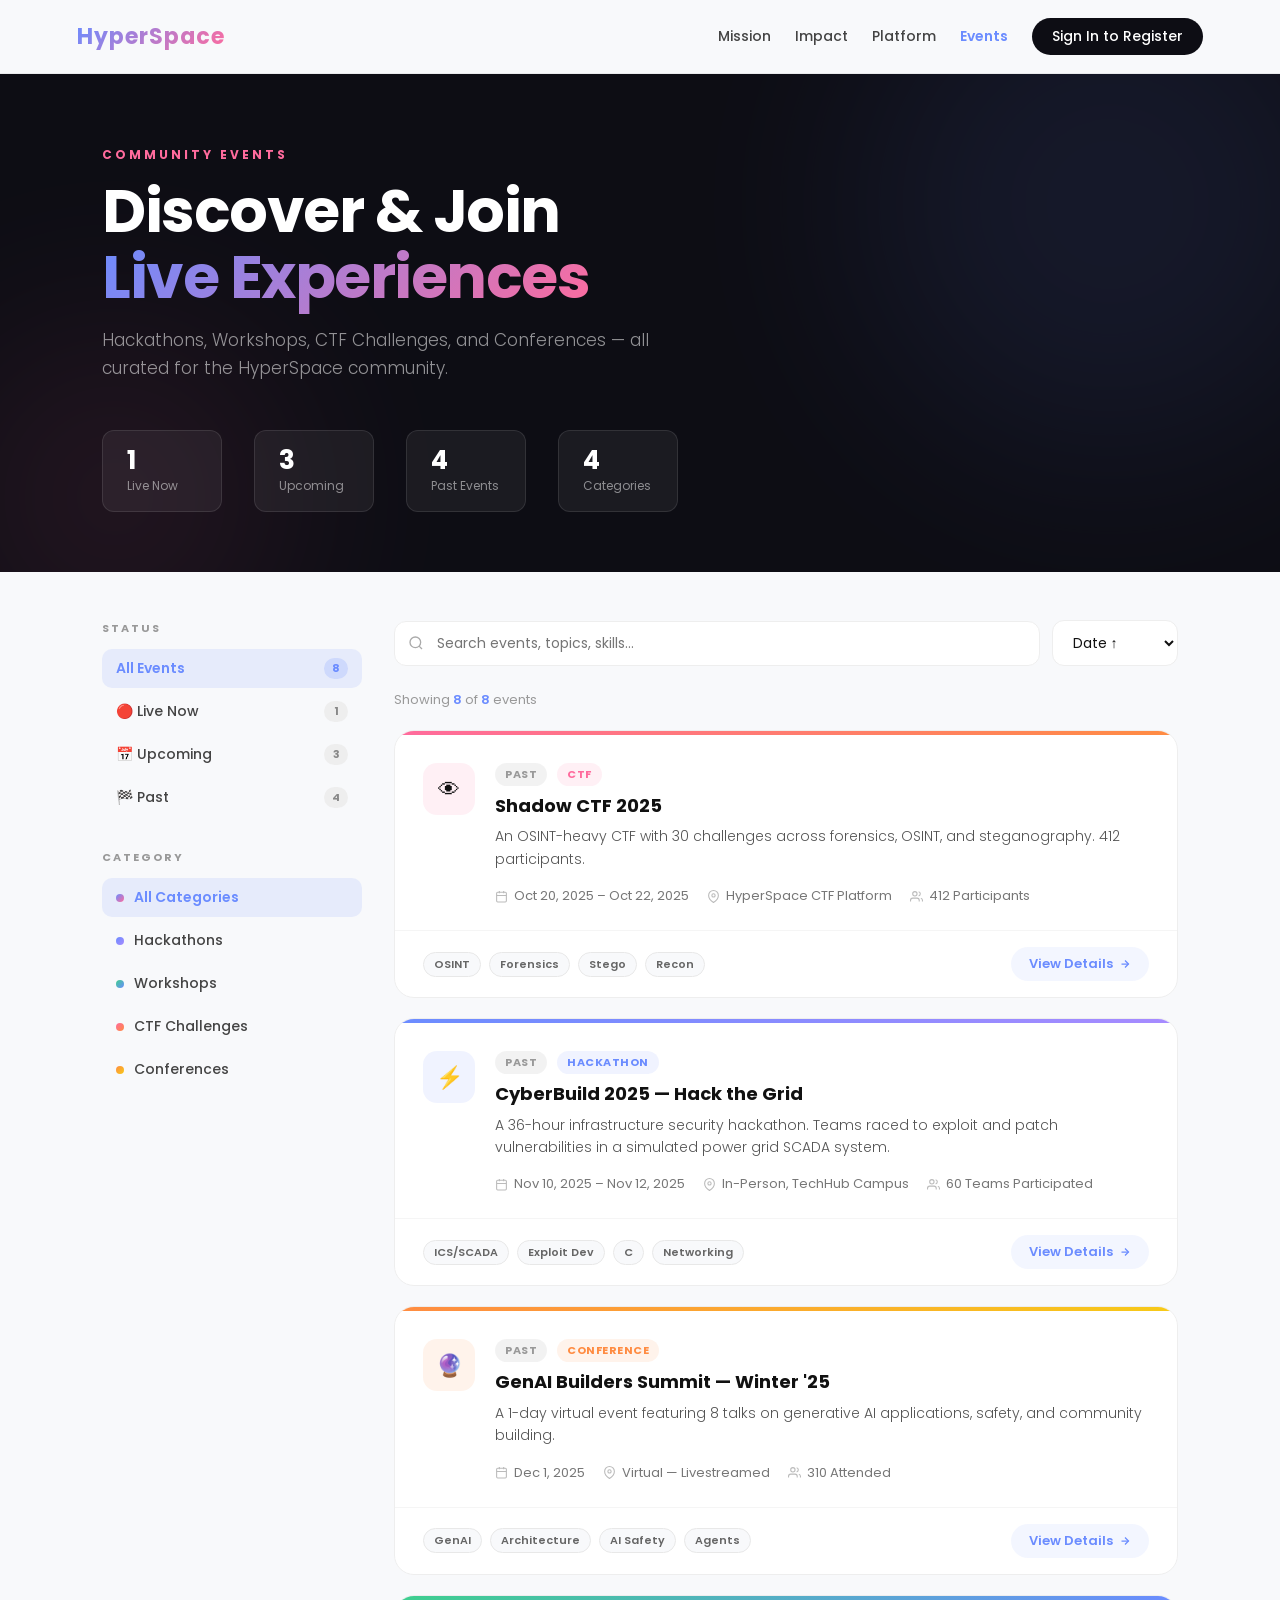
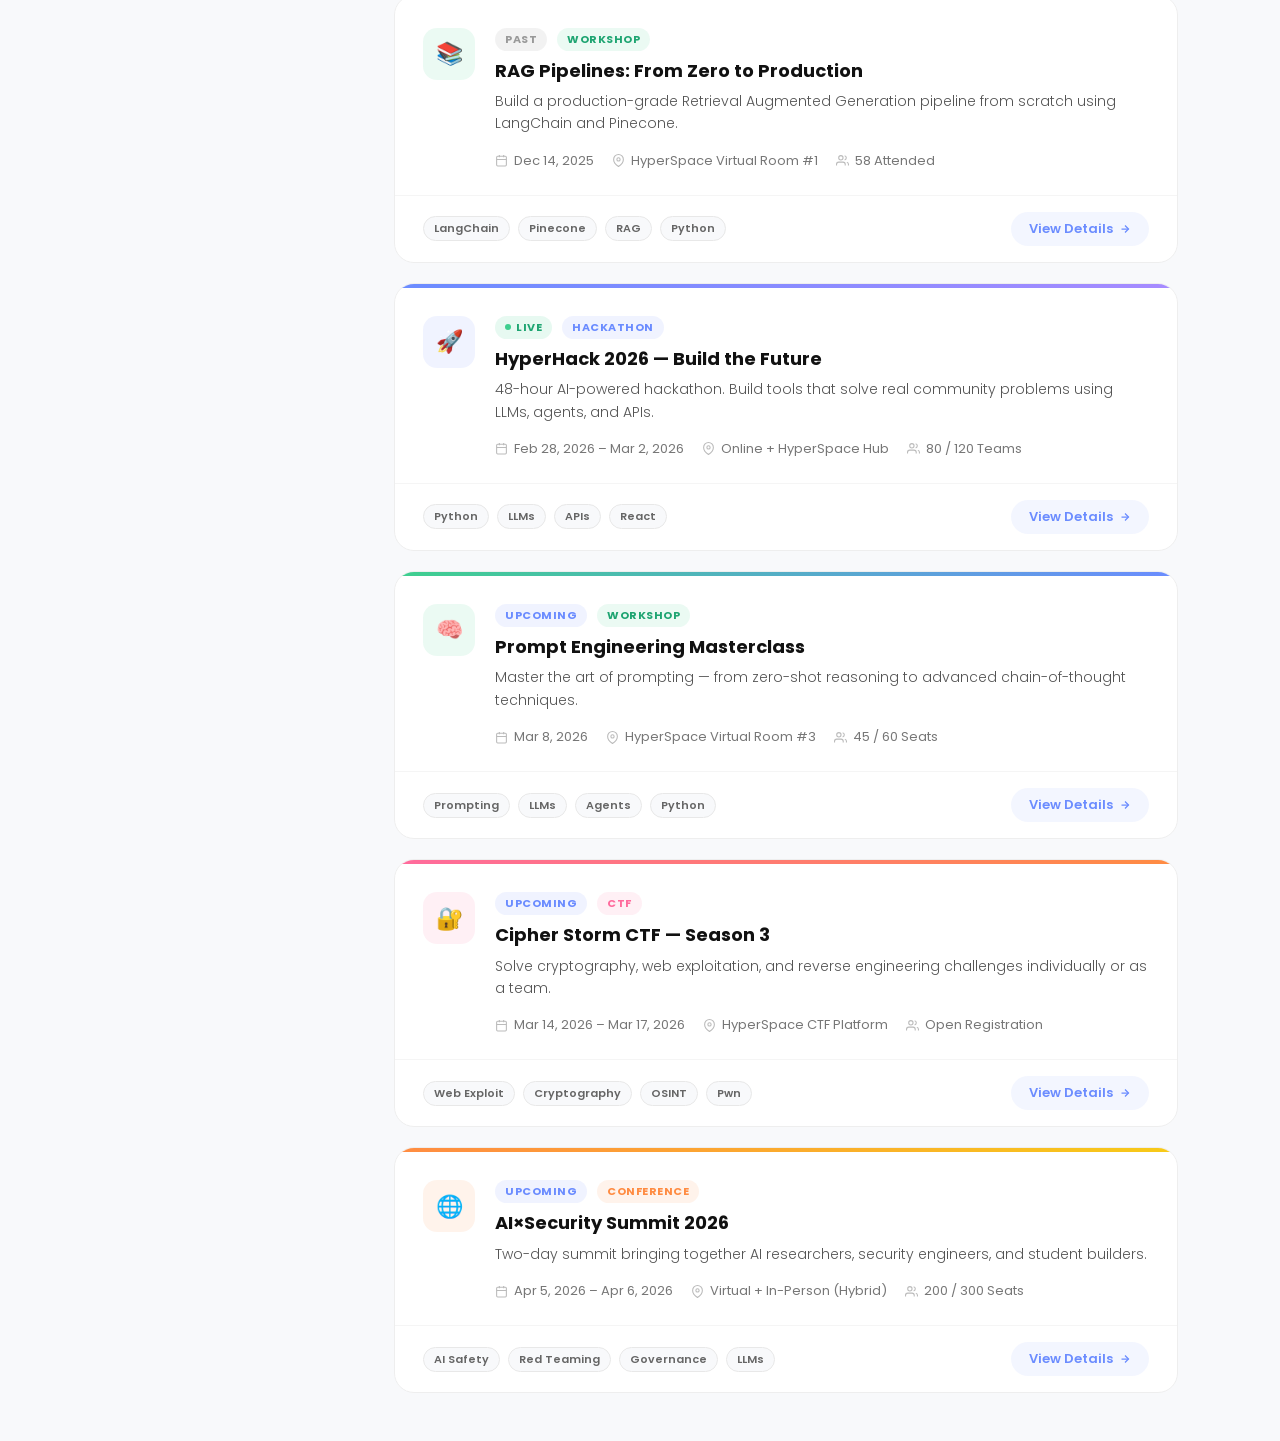
<file: Frontend/eventregistration.html>
<!DOCTYPE html>
<html lang="en">
<head>
  <meta charset="UTF-8" />
  <meta name="viewport" content="width=device-width, initial-scale=1.0" />
  <meta name="description" content="HyperSpace Events — Browse Hackathons, Workshops, CTF Challenges, and Conferences. Filter by Live, Upcoming, and Past events." />
  <title>Events — HyperSpace</title>
  <link href="https://fonts.googleapis.com/css2?family=Poppins:wght@300;400;500;600;700&display=swap" rel="stylesheet">
  <style>
    *, *::before, *::after { margin: 0; padding: 0; box-sizing: border-box; }
    :root {
      --blue: #6b8cff;
      --pink: #ff6b9d;
      --purple: #a78bff;
      --green: #3ecf8e;
      --orange: #ff8c42;
      --dark: #0d0d14;
      --light-bg: #f8f9fb;
      --card-bg: #ffffff;
      --text-main: #111;
      --text-sub: #555;
      --border: #eee;
    }
    html { scroll-behavior: smooth; }
    body { font-family: 'Poppins', sans-serif; background: var(--light-bg); color: var(--text-main); overflow-x: hidden; }

    /* ── NAV ── */
    header {
      padding: 18px 6%; display: flex; justify-content: space-between; align-items: center;
      flex-wrap: nowrap; gap: 16px; position: sticky; top: 0; z-index: 100;
      background: rgba(248,249,251,0.94); backdrop-filter: blur(14px);
      border-bottom: 1px solid rgba(0,0,0,0.06);
    }
    .logo {
      font-weight: 700; font-size: 22px; letter-spacing: 1px;
      background: linear-gradient(135deg, var(--blue), var(--pink));
      -webkit-background-clip: text; -webkit-text-fill-color: transparent; background-clip: text;
      text-decoration: none;
    }
    nav { display: flex; align-items: center; gap: 0; }
    nav a { text-decoration: none; color: #444; font-size: 14px; font-weight: 500; margin-left: 24px; white-space: nowrap; transition: color 0.25s; }
    nav a:hover { color: var(--blue); }
    .nav-cta { background: var(--dark); color: #fff !important; padding: 8px 20px; border-radius: 999px; font-size: 14px !important; transition: background 0.25s !important; }
    .nav-cta:hover { background: var(--blue) !important; }

    /* ── PAGE HEADER ── */
    .page-header {
      background: var(--dark); padding: 72px 8% 60px; position: relative; overflow: hidden;
    }
    .page-header .blob {
      position: absolute; border-radius: 50%; filter: blur(100px); opacity: 0.09; pointer-events: none;
    }
    .page-header .blob.a { width: 500px; height: 500px; background: var(--blue); top: -120px; right: -80px; }
    .page-header .blob.b { width: 350px; height: 350px; background: var(--pink); bottom: -100px; left: -60px; }
    .page-header-inner { position: relative; z-index: 1; }
    .page-label {
      font-size: 12px; font-weight: 700; letter-spacing: 3px; text-transform: uppercase;
      color: var(--pink); margin-bottom: 14px;
    }
    .page-title {
      font-size: clamp(32px, 5vw, 60px); font-weight: 700; line-height: 1.1;
      letter-spacing: -1.5px; color: #fff; margin-bottom: 16px;
    }
    .page-title span { background: linear-gradient(135deg,var(--blue),var(--pink)); -webkit-background-clip: text; -webkit-text-fill-color: transparent; background-clip: text; }
    .page-subtitle { font-size: 17px; color: rgba(255,255,255,0.55); max-width: 560px; line-height: 1.65; font-weight: 300; }

    /* ── STATS ROW ── */
    .stats-row {
      display: flex; gap: 32px; margin-top: 48px; flex-wrap: wrap;
    }
    .stat-chip {
      background: rgba(255,255,255,0.06); border: 1px solid rgba(255,255,255,0.1);
      border-radius: 12px; padding: 16px 24px; min-width: 120px;
    }
    .stat-chip .num { font-size: 26px; font-weight: 700; color: #fff; line-height: 1; }
    .stat-chip .lbl { font-size: 12px; color: rgba(255,255,255,0.5); margin-top: 4px; font-weight: 400; }

    /* ── MAIN LAYOUT ── */
    .events-layout {
      display: grid; grid-template-columns: 260px 1fr; gap: 32px;
      padding: 48px 8%; max-width: 1400px; margin: 0 auto;
    }

    /* ── SIDEBAR ── */
    .sidebar { position: sticky; top: 82px; height: fit-content; }
    .sidebar-section { margin-bottom: 32px; }
    .sidebar-title { font-size: 11px; font-weight: 700; letter-spacing: 2px; text-transform: uppercase; color: #999; margin-bottom: 12px; }

    .filter-group { display: flex; flex-direction: column; gap: 4px; }
    .filter-btn {
      display: flex; align-items: center; justify-content: space-between;
      padding: 9px 14px; border-radius: 10px; border: none; background: transparent;
      font-family: inherit; font-size: 14px; font-weight: 500; color: #444;
      cursor: pointer; transition: background 0.18s, color 0.18s; width: 100%; text-align: left;
    }
    .filter-btn:hover { background: rgba(107,140,255,0.08); color: var(--blue); }
    .filter-btn.active { background: rgba(107,140,255,0.12); color: var(--blue); font-weight: 600; }
    .filter-btn .count-badge {
      background: #eee; color: #888; font-size: 11px; font-weight: 700;
      padding: 2px 8px; border-radius: 999px; min-width: 24px; text-align: center;
    }
    .filter-btn.active .count-badge { background: rgba(107,140,255,0.2); color: var(--blue); }

    /* Type filter buttons */
    .type-filter-btn {
      display: flex; align-items: center; gap: 10px;
      padding: 9px 14px; border-radius: 10px; border: none; background: transparent;
      font-family: inherit; font-size: 14px; font-weight: 500; color: #444;
      cursor: pointer; transition: background 0.18s, color 0.18s; width: 100%; text-align: left;
    }
    .type-filter-btn:hover { background: rgba(107,140,255,0.07); color: var(--blue); }
    .type-filter-btn.active { background: rgba(107,140,255,0.12); color: var(--blue); font-weight: 600; }
    .type-dot { width: 8px; height: 8px; border-radius: 50%; flex-shrink: 0; }
    .dot-hackathon { background: linear-gradient(135deg,#6b8cff,#a78bff); }
    .dot-workshop  { background: linear-gradient(135deg,#3ecf8e,#6b8cff); }
    .dot-ctf       { background: linear-gradient(135deg,#ff6b9d,#ff8c42); }
    .dot-conference{ background: linear-gradient(135deg,#ff8c42,#f7ca18); }

    /* ── MAIN CONTENT ── */

    /* Search + sort bar */
    .toolbar {
      display: flex; align-items: center; gap: 12px; margin-bottom: 24px; flex-wrap: wrap;
    }
    .search-wrap {
      flex: 1; min-width: 200px; position: relative;
    }
    .search-wrap svg { position: absolute; left: 14px; top: 50%; transform: translateY(-50%); color: #aaa; pointer-events: none; }
    .search-input {
      width: 100%; padding: 11px 14px 11px 42px; border-radius: 12px;
      border: 1px solid var(--border); background: #fff; font-family: inherit;
      font-size: 14px; color: var(--text-main); outline: none; transition: border-color 0.2s, box-shadow 0.2s;
    }
    .search-input:focus { border-color: var(--blue); box-shadow: 0 0 0 3px rgba(107,140,255,0.12); }
    .sort-select {
      padding: 11px 16px; border-radius: 12px; border: 1px solid var(--border);
      background: #fff; font-family: inherit; font-size: 14px; color: var(--text-main);
      outline: none; cursor: pointer; transition: border-color 0.2s;
    }
    .sort-select:focus { border-color: var(--blue); }

    .results-count { font-size: 13px; color: #999; margin-bottom: 20px; font-weight: 400; }
    .results-count span { color: var(--blue); font-weight: 600; }

    /* ── EVENT CARDS ── */
    .events-grid { display: grid; gap: 20px; }

    .event-card {
      background: #fff; border: 1px solid var(--border); border-radius: 20px;
      overflow: hidden; cursor: pointer;
      transition: transform 0.28s cubic-bezier(.22,.7,0,1), box-shadow 0.28s cubic-bezier(.22,.7,0,1), border-color 0.2s;
      position: relative;
    }
    .event-card:hover {
      transform: translateY(-4px) scale(1.005);
      box-shadow: 0 16px 48px rgba(107,140,255,0.12);
      border-color: rgba(107,140,255,0.25);
    }

    .card-accent { height: 4px; }
    .accent-hackathon { background: linear-gradient(90deg,#6b8cff,#a78bff); }
    .accent-workshop  { background: linear-gradient(90deg,#3ecf8e,#6b8cff); }
    .accent-ctf       { background: linear-gradient(90deg,#ff6b9d,#ff8c42); }
    .accent-conference{ background: linear-gradient(90deg,#ff8c42,#f7ca18); }

    .card-body { padding: 28px 28px 24px; display: flex; gap: 20px; align-items: flex-start; }
    .card-icon-wrap {
      width: 52px; height: 52px; border-radius: 14px; display: flex; align-items: center;
      justify-content: center; font-size: 22px; flex-shrink: 0;
    }
    .icon-hackathon { background: rgba(107,140,255,0.1); }
    .icon-workshop  { background: rgba(62,207,142,0.1); }
    .icon-ctf       { background: rgba(255,107,157,0.1); }
    .icon-conference{ background: rgba(255,140,66,0.1); }

    .card-info { flex: 1; min-width: 0; }
    .card-meta { display: flex; align-items: center; gap: 10px; flex-wrap: wrap; margin-bottom: 8px; }

    .status-badge {
      display: inline-flex; align-items: center; gap: 5px;
      padding: 3px 10px; border-radius: 999px; font-size: 11px; font-weight: 700; letter-spacing: 0.5px;
    }
    .status-live { background: rgba(62,207,142,0.12); color: #1fa572; }
    .status-live::before { content: ''; width: 6px; height: 6px; border-radius: 50%; background: #3ecf8e; display: inline-block; animation: pulse 1.2s ease-in-out infinite; }
    .status-upcoming { background: rgba(107,140,255,0.1); color: var(--blue); }
    .status-past { background: rgba(0,0,0,0.05); color: #999; }

    @keyframes pulse { 0%,100%{ opacity:1; transform:scale(1); } 50%{ opacity:.5; transform:scale(1.3); } }

    .type-badge {
      padding: 3px 10px; border-radius: 999px; font-size: 11px; font-weight: 700; letter-spacing: 0.5px;
    }
    .badge-hackathon { background: rgba(107,140,255,0.1); color: var(--blue); }
    .badge-workshop  { background: rgba(62,207,142,0.1); color: #1fa572; }
    .badge-ctf       { background: rgba(255,107,157,0.1); color: var(--pink); }
    .badge-conference{ background: rgba(255,140,66,0.1); color: var(--orange); }

    .card-title { font-size: 18px; font-weight: 700; color: var(--text-main); margin-bottom: 8px; line-height: 1.3; }
    .card-desc { font-size: 14px; color: var(--text-sub); line-height: 1.6; font-weight: 300; margin-bottom: 16px; }

    .card-details { display: flex; gap: 18px; flex-wrap: wrap; }
    .card-detail { display: flex; align-items: center; gap: 6px; font-size: 13px; color: #777; font-weight: 400; }
    .card-detail svg { flex-shrink: 0; color: #bbb; }

    .card-footer { padding: 16px 28px; border-top: 1px solid #f5f5f5; display: flex; align-items: center; justify-content: space-between; flex-wrap: wrap; gap: 12px; }
    .card-tags { display: flex; gap: 8px; flex-wrap: wrap; }
    .skill-tag {
      background: var(--light-bg); border: 1px solid #e8e8e8; color: #666;
      font-size: 11px; font-weight: 600; padding: 3px 10px; border-radius: 999px;
    }
    .view-btn {
      display: inline-flex; align-items: center; gap: 6px; font-family: inherit;
      font-size: 13px; font-weight: 600; color: var(--blue); background: rgba(107,140,255,0.08);
      border: none; border-radius: 999px; padding: 7px 18px; cursor: pointer;
      transition: background 0.2s, transform 0.15s; white-space: nowrap; text-decoration: none;
    }
    .view-btn:hover { background: rgba(107,140,255,0.18); transform: translateX(2px); }

    /* ── EMPTY STATE ── */
    .empty-state { text-align: center; padding: 80px 20px; color: #aaa; }
    .empty-state svg { margin-bottom: 20px; opacity: 0.3; }
    .empty-state h3 { font-size: 20px; font-weight: 600; color: #bbb; margin-bottom: 8px; }
    .empty-state p { font-size: 14px; }

    /* ── DETAIL MODAL ── */
    .modal-overlay {
      position: fixed; inset: 0; background: rgba(0,0,0,0.55); z-index: 500;
      display: flex; align-items: center; justify-content: center; padding: 24px;
      opacity: 0; visibility: hidden; transition: opacity 0.3s, visibility 0.3s;
      backdrop-filter: blur(4px);
    }
    .modal-overlay.open { opacity: 1; visibility: visible; }
    .modal {
      background: #fff; border-radius: 24px; width: 100%; max-width: 680px;
      max-height: 88vh; overflow-y: auto; position: relative;
      transform: translateY(20px) scale(0.97); transition: transform 0.3s cubic-bezier(.22,.7,0,1);
      box-shadow: 0 32px 80px rgba(0,0,0,0.2);
    }
    .modal-overlay.open .modal { transform: translateY(0) scale(1); }

    .modal-accent { height: 6px; border-radius: 24px 24px 0 0; }
    .modal-inner { padding: 36px 36px 32px; }

    .modal-close {
      position: absolute; top: 20px; right: 20px; background: var(--light-bg);
      border: none; border-radius: 50%; width: 36px; height: 36px;
      display: flex; align-items: center; justify-content: center; cursor: pointer;
      font-size: 18px; color: #666; transition: background 0.2s, color 0.2s; z-index: 1;
    }
    .modal-close:hover { background: #f0f0f0; color: #222; }

    .modal-badges { display: flex; gap: 8px; flex-wrap: wrap; margin-bottom: 20px; }
    .modal-title { font-size: 26px; font-weight: 700; line-height: 1.2; margin-bottom: 14px; }
    .modal-desc { font-size: 15px; color: var(--text-sub); line-height: 1.7; font-weight: 300; margin-bottom: 28px; }

    .modal-section { margin-bottom: 24px; }
    .modal-section-title { font-size: 12px; font-weight: 700; letter-spacing: 2px; text-transform: uppercase; color: #bbb; margin-bottom: 14px; }

    /* Timeline */
    .timeline { position: relative; padding-left: 20px; }
    .timeline::before { content: ''; position: absolute; left: 6px; top: 0; bottom: 0; width: 2px; background: linear-gradient(180deg,var(--blue),var(--pink)); opacity: 0.2; border-radius: 2px; }
    .timeline-item { position: relative; margin-bottom: 18px; }
    .timeline-item:last-child { margin-bottom: 0; }
    .timeline-dot { position: absolute; left: -17px; top: 4px; width: 10px; height: 10px; border-radius: 50%; background: var(--blue); border: 2px solid #fff; box-shadow: 0 0 0 2px rgba(107,140,255,0.3); }
    .timeline-date { font-size: 11px; font-weight: 700; color: var(--blue); letter-spacing: 1px; text-transform: uppercase; margin-bottom: 3px; }
    .timeline-event { font-size: 14px; font-weight: 600; color: var(--text-main); }
    .timeline-note { font-size: 12px; color: #999; margin-top: 2px; }

    /* Info grid */
    .modal-info-grid { display: grid; grid-template-columns: 1fr 1fr; gap: 14px; }
    .info-chip { background: var(--light-bg); border-radius: 12px; padding: 14px 16px; }
    .info-chip .label { font-size: 11px; color: #bbb; font-weight: 600; letter-spacing: 1px; text-transform: uppercase; margin-bottom: 4px; }
    .info-chip .value { font-size: 14px; font-weight: 600; color: var(--text-main); }

    .modal-actions { display: flex; gap: 12px; flex-wrap: wrap; margin-top: 28px; }
    .btn-register {
      flex: 1; min-width: 180px; background: var(--dark); color: #fff;
      padding: 14px 28px; border-radius: 999px; font-size: 15px; font-weight: 600;
      border: none; cursor: pointer; font-family: inherit;
      transition: background 0.25s, transform 0.2s; text-align: center; text-decoration: none; display: inline-flex; align-items: center; justify-content: center; gap: 8px;
    }
    .btn-register:hover { background: var(--blue); transform: translateY(-2px); }
    .btn-register.workshop-link { background: linear-gradient(135deg,#3ecf8e,#6b8cff); }
    .btn-register.workshop-link:hover { background: linear-gradient(135deg,#6b8cff,#3ecf8e); }
    .btn-share {
      padding: 14px 20px; border-radius: 999px; border: 1.5px solid #e0e0e0;
      background: transparent; font-size: 14px; font-weight: 600; color: #666;
      cursor: pointer; font-family: inherit; transition: border-color 0.2s, color 0.2s;
    }
    .btn-share:hover { border-color: var(--blue); color: var(--blue); }

    /* ── RESPONSIVE ── */
    @media (max-width: 900px) {
      .events-layout { grid-template-columns: 1fr; }
      .sidebar { position: static; }
      .sidebar-section { display: flex; flex-wrap: wrap; gap: 8px; align-items: center; }
      .sidebar-title { width: 100%; }
      .filter-group, .type-filter-group { flex-direction: row; flex-wrap: wrap; }
      .filter-btn, .type-filter-btn { width: auto; }
    }
    @media (max-width: 600px) {
      .card-body { flex-direction: column; gap: 14px; }
      .modal-inner { padding: 24px 20px 20px; }
      .modal-info-grid { grid-template-columns: 1fr; }
      nav > a:not(.nav-cta) { display: none; }
    }

    /* ── PROFILE AVATAR ── */
    .profile-btn {
      display: none;
      align-items: center;
      gap: 8px;
      margin-left: 24px;
      background: none;
      border: none;
      cursor: pointer;
      position: relative;
      font-family: inherit;
    }
    .profile-avatar {
      width: 36px; height: 36px; border-radius: 50%;
      background: linear-gradient(135deg, var(--blue), var(--pink));
      display: flex; align-items: center; justify-content: center;
      font-size: 13px; font-weight: 700; color: #fff; letter-spacing: 0.5px;
      transition: box-shadow 0.25s, transform 0.2s;
    }
    .profile-btn:hover .profile-avatar { box-shadow: 0 0 0 3px rgba(107,140,255,0.35); transform: scale(1.06); }
    .profile-dropdown {
      display: none; position: absolute; top: calc(100% + 12px); right: 0;
      min-width: 200px; background: #fff; border: 1px solid #eee;
      border-radius: 16px; box-shadow: 0 16px 48px rgba(0,0,0,0.1);
      padding: 8px; z-index: 200; animation: dropIn 0.18s ease;
    }
    @keyframes dropIn { from { opacity:0; transform:translateY(-6px); } to { opacity:1; transform:translateY(0); } }
    .profile-btn.open .profile-dropdown { display: block; }
    .pd-info { padding: 10px 12px 12px; border-bottom: 1px solid #f0f0f0; margin-bottom: 6px; }
    .pd-name { font-size: 14px; font-weight: 700; color: #111; }
    .pd-role { font-size: 12px; color: #888; margin-top: 2px; }
    .pd-item {
      display: flex; align-items: center; gap: 10px; padding: 9px 12px;
      border-radius: 10px; font-size: 13px; font-weight: 500; color: #333;
      text-decoration: none; cursor: pointer; background: none; border: none;
      width: 100%; font-family: inherit; transition: background 0.15s, color 0.15s;
    }
    .pd-item:hover { background: var(--light-bg); color: var(--blue); }
    .pd-item.danger { color: #e85555; }
    .pd-item.danger:hover { background: rgba(232,85,85,0.06); color: #e85555; }
  </style>
  <link rel="stylesheet" href="dark-mode.css">
  <script src="dark-mode.js"></script>
</head>
<body>

<!-- ── HEADER ── -->
<header>
  <a href="index.html" class="logo">HyperSpace</a>
  <nav>
    <a href="index.html#motive">Mission</a>
    <a href="index.html#stats">Impact</a>
    <a href="index.html#pillars">Platform</a>
    <a href="eventregistration.html" style="color:var(--blue);font-weight:600;">Events</a>

    <!-- Shown only when NOT logged in -->
    <a href="authentication.html" class="nav-cta" id="nav-signin"
       style="display:none;" title="Sign in to register for events">Sign In to Register</a>

    <!-- Shown only when logged in -->
    <div class="profile-btn" id="profile-btn" onclick="toggleProfileMenu(event)" role="button" tabindex="0">
      <div class="profile-avatar" id="profile-initials">?</div>
      <div class="profile-dropdown" id="profile-dropdown">
        <div class="pd-info">
          <div class="pd-name" id="pd-name">—</div>
          <div class="pd-role" id="pd-role">—</div>
        </div>
        <a href="profile.html" class="pd-item">
          <svg width="14" height="14" viewBox="0 0 24 24" fill="none" stroke="currentColor" stroke-width="2" stroke-linecap="round" stroke-linejoin="round"><path d="M20 21v-2a4 4 0 0 0-4-4H8a4 4 0 0 0-4 4v2"/><circle cx="12" cy="7" r="4"/></svg>
          My Profile
        </a>
        <a href="eventregistration.html" class="pd-item">
          <svg width="14" height="14" viewBox="0 0 24 24" fill="none" stroke="currentColor" stroke-width="2" stroke-linecap="round" stroke-linejoin="round"><rect x="3" y="4" width="18" height="18" rx="2"/><line x1="16" y1="2" x2="16" y2="6"/><line x1="8" y1="2" x2="8" y2="6"/><line x1="3" y1="10" x2="21" y2="10"/></svg>
          All Events
        </a>
        <a href="leaderboard.html" class="pd-item">
          <svg width="14" height="14" viewBox="0 0 24 24" fill="none" stroke="currentColor" stroke-width="2" stroke-linecap="round" stroke-linejoin="round"><polyline points="22 12 18 12 15 21 9 3 6 12 2 12"/></svg>
          Leaderboard
        </a>
                <div class="pd-item" onclick="toggleDarkMode()" role="button" tabindex="0">
          <svg width="14" height="14" viewBox="0 0 24 24" fill="none" stroke="currentColor" stroke-width="2" stroke-linecap="round" stroke-linejoin="round"><path d="M21 12.79A9 9 0 1 1 11.21 3 7 7 0 0 0 21 12.79z"/></svg>
          Dark Mode
        </div>
        <div class="pd-item danger" onclick="signOut()" role="button" tabindex="0">
          <svg width="14" height="14" viewBox="0 0 24 24" fill="none" stroke="currentColor" stroke-width="2" stroke-linecap="round" stroke-linejoin="round"><path d="M9 21H5a2 2 0 0 1-2-2V5a2 2 0 0 1 2-2h4"/><polyline points="16 17 21 12 16 7"/><line x1="21" y1="12" x2="9" y2="12"/></svg>
          Sign Out
        </div>
      </div>
    </div>
  </nav>
</header>

<!-- ── PAGE HEADER ── -->
<div class="page-header">
  <div class="blob a"></div>
  <div class="blob b"></div>
  <div class="page-header-inner">
    <div class="page-label">Community Events</div>
    <h1 class="page-title">Discover &amp; Join<br><span>Live Experiences</span></h1>
    <p class="page-subtitle">Hackathons, Workshops, CTF Challenges, and Conferences — all curated for the HyperSpace community.</p>
    <div class="stats-row">
      <div class="stat-chip"><div class="num" id="liveCount">0</div><div class="lbl">Live Now</div></div>
      <div class="stat-chip"><div class="num" id="upcomingCount">0</div><div class="lbl">Upcoming</div></div>
      <div class="stat-chip"><div class="num" id="pastCount">0</div><div class="lbl">Past Events</div></div>
      <div class="stat-chip"><div class="num">4</div><div class="lbl">Categories</div></div>
    </div>
  </div>
</div>

<!-- ── MAIN ── -->
<div class="events-layout">

  <!-- SIDEBAR -->
  <aside class="sidebar">
    <div class="sidebar-section">
      <div class="sidebar-title">Status</div>
      <div class="filter-group" id="statusFilters">
        <button class="filter-btn active" data-status="all" onclick="setStatus('all',this)">
          All Events <span class="count-badge" id="cnt-all">0</span>
        </button>
        <button class="filter-btn" data-status="live" onclick="setStatus('live',this)">
          🔴 Live Now <span class="count-badge" id="cnt-live">0</span>
        </button>
        <button class="filter-btn" data-status="upcoming" onclick="setStatus('upcoming',this)">
          📅 Upcoming <span class="count-badge" id="cnt-upcoming">0</span>
        </button>
        <button class="filter-btn" data-status="past" onclick="setStatus('past',this)">
          🏁 Past <span class="count-badge" id="cnt-past">0</span>
        </button>
      </div>
    </div>

    <div class="sidebar-section">
      <div class="sidebar-title">Category</div>
      <div class="filter-group type-filter-group" id="typeFilters">
        <button class="type-filter-btn active" data-type="all" onclick="setType('all',this)">
          <span class="type-dot" style="background:linear-gradient(135deg,var(--blue),var(--pink))"></span>
          All Categories
        </button>
        <button class="type-filter-btn" data-type="hackathon" onclick="setType('hackathon',this)">
          <span class="type-dot dot-hackathon"></span> Hackathons
        </button>
        <button class="type-filter-btn" data-type="workshop" onclick="setType('workshop',this)">
          <span class="type-dot dot-workshop"></span> Workshops
        </button>
        <button class="type-filter-btn" data-type="ctf" onclick="setType('ctf',this)">
          <span class="type-dot dot-ctf"></span> CTF Challenges
        </button>
        <button class="type-filter-btn" data-type="conference" onclick="setType('conference',this)">
          <span class="type-dot dot-conference"></span> Conferences
        </button>
      </div>
    </div>
  </aside>

  <!-- EVENTS MAIN -->
  <div class="events-main">
    <div class="toolbar">
      <div class="search-wrap">
        <svg width="16" height="16" viewBox="0 0 24 24" fill="none" stroke="currentColor" stroke-width="2"><circle cx="11" cy="11" r="8"/><line x1="21" y1="21" x2="16.65" y2="16.65"/></svg>
        <input type="text" class="search-input" id="searchInput" placeholder="Search events, topics, skills…" oninput="render()">
      </div>
      <select class="sort-select" id="sortSelect" onchange="render()">
        <option value="date-asc">Date ↑</option>
        <option value="date-desc">Date ↓</option>
        <option value="name">Name A–Z</option>
      </select>
    </div>
    <div class="results-count" id="resultsCount"></div>
    <div class="events-grid" id="eventsGrid"></div>
  </div>
</div>

<!-- ── DETAIL MODAL ── -->
<div class="modal-overlay" id="modalOverlay" onclick="closeModalOnBg(event)">
  <div class="modal" id="modal">
    <button class="modal-close" onclick="closeModal()">✕</button>
    <div class="modal-accent" id="modalAccent"></div>
    <div class="modal-inner">
      <div class="modal-badges" id="modalBadges"></div>
      <div class="modal-title" id="modalTitle"></div>
      <div class="modal-desc" id="modalDesc"></div>

      <div class="modal-section">
        <div class="modal-section-title">Event Timeline</div>
        <div class="timeline" id="modalTimeline"></div>
      </div>

      <div class="modal-section">
        <div class="modal-section-title">Details</div>
        <div class="modal-info-grid" id="modalInfoGrid"></div>
      </div>

      <div class="modal-actions" id="modalActions"></div>
    </div>
  </div>
</div>

<script>
// ── EVENT DATA ──
const EVENTS = [
  {
    id: 1, type: 'hackathon', status: 'live',
    title: 'HyperHack 2026 — Build the Future',
    emoji: '🚀',
    short: '48-hour AI-powered hackathon. Build tools that solve real community problems using LLMs, agents, and APIs.',
    desc: "HyperHack 2026 is our flagship 48-hour hackathon where teams of 2–4 compete to build the most impactful AI-powered tools. This year's theme: Community Intelligence — use LLMs, RAG pipelines, and autonomous agents to solve real problems faced by student communities.",
    date: '2026-02-28', endDate: '2026-03-02',
    location: 'Online + HyperSpace Hub', prize: '$2,500 Prize Pool',
    spots: '80 / 120 Teams', difficulty: 'Intermediate',
    tags: ['Python', 'LLMs', 'APIs', 'React'],
    timeline: [
      { date: 'Feb 28, 2026', event: 'Hackathon Kicks Off', note: 'Opening ceremony + team formation' },
      { date: 'Mar 01, 2026', event: 'Midpoint Check-in', note: 'Mentor sessions & progress demos' },
      { date: 'Mar 02, 2026', event: 'Final Submissions', note: 'Code freeze at 12:00 PM UTC' },
      { date: 'Mar 02, 2026', event: 'Demo Day', note: 'Top 10 teams present live' },
    ]
  },
  {
    id: 2, type: 'workshop', status: 'upcoming',
    title: 'Prompt Engineering Masterclass',
    emoji: '🧠',
    short: 'Master the art of prompting — from zero-shot reasoning to advanced chain-of-thought techniques.',
    desc: 'A hands-on, 3-hour deep-dive workshop into the science and art of prompt engineering. You will explore zero-shot, few-shot, chain-of-thought, and ReAct prompting strategies. We will work with real GPT-4o and Gemini 1.5 APIs, building a mini-agent by the end of the session.',
    date: '2026-03-08', endDate: '2026-03-08',
    location: 'HyperSpace Virtual Room #3', prize: 'Free for members',
    spots: '45 / 60 Seats', difficulty: 'Beginner–Intermediate',
    tags: ['Prompting', 'LLMs', 'Agents', 'Python'],
    timeline: [
      { date: 'Mar 08 — 10:00 AM', event: 'Intro & Setup', note: 'Environment setup, API keys' },
      { date: 'Mar 08 — 11:00 AM', event: 'Core Techniques', note: 'Zero-shot → Chain-of-thought' },
      { date: 'Mar 08 — 12:30 PM', event: 'Hands-on Lab', note: 'Build your personal mini-agent' },
      { date: 'Mar 08 — 01:30 PM', event: 'Showcase & Q&A', note: 'Present your agents' },
    ],
    detailPage: 'workshop_detail.html'
  },
  {
    id: 3, type: 'ctf', status: 'upcoming',
    title: 'Cipher Storm CTF — Season 3',
    emoji: '🔐',
    short: 'Solve cryptography, web exploitation, and reverse engineering challenges individually or as a team.',
    desc: 'Cipher Storm CTF Season 3 returns with 40+ challenges across 6 categories: Web, Crypto, Pwn, Forensics, OSINT, and Reverse Engineering. Compete solo or form teams of up to 4. A live scoreboard tracks rankings across 72 hours.',
    date: '2026-03-14', endDate: '2026-03-17',
    location: 'HyperSpace CTF Platform', prize: '$1,000 + Merch',
    spots: 'Open Registration', difficulty: 'All levels',
    tags: ['Web Exploit', 'Cryptography', 'OSINT', 'Pwn'],
    timeline: [
      { date: 'Mar 14, 2026', event: 'Doors Open', note: 'Platform goes live at 00:00 UTC' },
      { date: 'Mar 15, 2026', event: 'Hint Drops', note: 'Partial hints released for stuck teams' },
      { date: 'Mar 17, 2026', event: 'CTF Ends', note: 'Scoreboard locks at 23:59 UTC' },
      { date: 'Mar 18, 2026', event: 'Winners Announced', note: 'Ceremony + writeup release' },
    ]
  },
  {
    id: 4, type: 'conference', status: 'upcoming',
    title: 'AI×Security Summit 2026',
    emoji: '🌐',
    short: 'Two-day summit bringing together AI researchers, security engineers, and student builders.',
    desc: 'The AI×Security Summit brings together domain experts, industry practitioners, and the next generation of builders for two days of talks, panels, and workshops. Sessions cover adversarial ML, LLM red-teaming, AI governance, and the future of agentic systems.',
    date: '2026-04-05', endDate: '2026-04-06',
    location: 'Virtual + In-Person (Hybrid)', prize: 'Free community tickets',
    spots: '200 / 300 Seats', difficulty: 'All levels',
    tags: ['AI Safety', 'Red Teaming', 'Governance', 'LLMs'],
    timeline: [
      { date: 'Apr 05 — Day 1', event: 'Keynotes & Panels', note: 'AI safety, adversarial ML, policy' },
      { date: 'Apr 05 — Evening', event: 'Networking Mixer', note: 'Virtual + in-person rooms' },
      { date: 'Apr 06 — Day 2', event: 'Technical Workshops', note: 'Hands-on red-teaming labs' },
      { date: 'Apr 06 — Closing', event: 'Community Recognition', note: 'Awards & announcements' },
    ]
  },
  {
    id: 5, type: 'hackathon', status: 'past',
    title: 'CyberBuild 2025 — Hack the Grid',
    emoji: '⚡',
    short: 'A 36-hour infrastructure security hackathon. Teams raced to exploit and patch vulnerabilities in a simulated power grid SCADA system.',
    desc: 'CyberBuild 2025 challenged teams to hunt and patch vulnerabilities in a mock SCADA/ICS environment. Simulating real-world industrial control systems, participants navigated PLC exploits, rogue firmware injections, and HMI bypass attacks in a safe, sandboxed environment.',
    date: '2025-11-10', endDate: '2025-11-12',
    location: 'In-Person, TechHub Campus', prize: '$1,800 Prize Pool (Distributed)',
    spots: '60 Teams Participated', difficulty: 'Advanced',
    tags: ['ICS/SCADA', 'Exploit Dev', 'C', 'Networking'],
    timeline: [
      { date: 'Nov 10, 2025', event: 'Event Started', note: '' },
      { date: 'Nov 11, 2025', event: 'Midpoint Check', note: '' },
      { date: 'Nov 12, 2025', event: 'Concluded', note: '22 teams successfully submitted' },
    ]
  },
  {
    id: 6, type: 'workshop', status: 'past',
    title: 'RAG Pipelines: From Zero to Production',
    emoji: '📚',
    short: 'Build a production-grade Retrieval Augmented Generation pipeline from scratch using LangChain and Pinecone.',
    desc: 'In this 4-hour workshop, participants built a full RAG pipeline: ingesting documents, chunking and embedding them, storing in a vector DB, and querying via a chat interface. Covered evaluation metrics like MRR and NDCG for retrieval quality.',
    date: '2025-12-14', endDate: '2025-12-14',
    location: 'HyperSpace Virtual Room #1', prize: 'Free recording available',
    spots: '58 Attended', difficulty: 'Intermediate',
    tags: ['LangChain', 'Pinecone', 'RAG', 'Python'],
    timeline: [
      { date: 'Dec 14, 2025', event: 'Workshop Held', note: 'Recording now available on platform' },
    ]
  },
  {
    id: 7, type: 'ctf', status: 'past',
    title: 'Shadow CTF 2025',
    emoji: '👁',
    short: 'An OSINT-heavy CTF with 30 challenges across forensics, OSINT, and steganography. 412 participants.',
    desc: 'Shadow CTF 2025 focused heavily on OSINT and digital forensics. Challenges included satellite imagery analysis, metadata extraction from leaked files, dark web OSINT, and audio steganography.',
    date: '2025-10-20', endDate: '2025-10-22',
    location: 'HyperSpace CTF Platform', prize: 'Prizes Distributed',
    spots: '412 Participants', difficulty: 'Beginner–Intermediate',
    tags: ['OSINT', 'Forensics', 'Stego', 'Recon'],
    timeline: [
      { date: 'Oct 20, 2025', event: 'Started', note: '' },
      { date: 'Oct 22, 2025', event: 'Concluded', note: 'Top 3 awarded' },
    ]
  },
  {
    id: 8, type: 'conference', status: 'past',
    title: 'GenAI Builders Summit — Winter \'25',
    emoji: '🔮',
    short: 'A 1-day virtual event featuring 8 talks on generative AI applications, safety, and community building.',
    desc: 'The GenAI Builders Summit Winter \'25 brought together 300+ attendees for 8 high-signal talks covering LLM application architecture, AI safety fundamentals, building dev tools with Gemini, and lessons from deploying agents in production.',
    date: '2025-12-01', endDate: '2025-12-01',
    location: 'Virtual — Livestreamed', prize: 'Recordings available',
    spots: '310 Attended', difficulty: 'All levels',
    tags: ['GenAI', 'Architecture', 'AI Safety', 'Agents'],
    timeline: [
      { date: 'Dec 01, 2025', event: 'Summit Held', note: 'All recordings available on platform' },
    ]
  },
];

// ── STATE ──
let activeStatus = 'all';
let activeType = 'all';

function setStatus(s, el) {
  activeStatus = s;
  document.querySelectorAll('#statusFilters .filter-btn').forEach(b => b.classList.remove('active'));
  el.classList.add('active');
  render();
}
function setType(t, el) {
  activeType = t;
  document.querySelectorAll('#typeFilters .type-filter-btn').forEach(b => b.classList.remove('active'));
  el.classList.add('active');
  render();
}

function getFiltered() {
  const q = document.getElementById('searchInput').value.toLowerCase();
  return EVENTS.filter(e => {
    if (activeStatus !== 'all' && e.status !== activeStatus) return false;
    if (activeType !== 'all' && e.type !== activeType) return false;
    if (q && !e.title.toLowerCase().includes(q) && !e.short.toLowerCase().includes(q) && !e.tags.some(t=>t.toLowerCase().includes(q))) return false;
    return true;
  });
}

function sorted(arr) {
  const s = document.getElementById('sortSelect').value;
  return [...arr].sort((a,b) => {
    if (s === 'date-asc') return new Date(a.date) - new Date(b.date);
    if (s === 'date-desc') return new Date(b.date) - new Date(a.date);
    if (s === 'name') return a.title.localeCompare(b.title);
    return 0;
  });
}

function statusLabel(s) {
  if (s === 'live') return '<span class="status-badge status-live">LIVE</span>';
  if (s === 'upcoming') return '<span class="status-badge status-upcoming">UPCOMING</span>';
  return '<span class="status-badge status-past">PAST</span>';
}
function typeLabel(t) {
  const map = { hackathon:'HACKATHON', workshop:'WORKSHOP', ctf:'CTF', conference:'CONFERENCE' };
  return `<span class="type-badge badge-${t}">${map[t]}</span>`;
}
function fmtDate(d) {
  return new Date(d + 'T00:00:00').toLocaleDateString('en-US', { month:'short', day:'numeric', year:'numeric' });
}

function render() {
  const filtered = sorted(getFiltered());
  const grid = document.getElementById('eventsGrid');
  const rc = document.getElementById('resultsCount');

  // update counts
  const all = EVENTS.length;
  const live = EVENTS.filter(e=>e.status==='live').length;
  const upcoming = EVENTS.filter(e=>e.status==='upcoming').length;
  const past = EVENTS.filter(e=>e.status==='past').length;
  document.getElementById('cnt-all').textContent = all;
  document.getElementById('cnt-live').textContent = live;
  document.getElementById('cnt-upcoming').textContent = upcoming;
  document.getElementById('cnt-past').textContent = past;
  document.getElementById('liveCount').textContent = live;
  document.getElementById('upcomingCount').textContent = upcoming;
  document.getElementById('pastCount').textContent = past;

  const q = document.getElementById('searchInput').value;
  rc.innerHTML = `Showing <span>${filtered.length}</span> of <span>${all}</span> events${q ? ` for "<b>${q}</b>"` : ''}`;

  if (!filtered.length) {
    grid.innerHTML = `<div class="empty-state">
      <svg width="64" height="64" viewBox="0 0 24 24" fill="none" stroke="#ccc" stroke-width="1.5"><circle cx="11" cy="11" r="8"/><line x1="21" y1="21" x2="16.65" y2="16.65"/></svg>
      <h3>No events found</h3>
      <p>Try adjusting your filters or search term.</p>
    </div>`;
    return;
  }

  grid.innerHTML = filtered.map(e => `
    <div class="event-card" onclick="openModal(${e.id})">
      <div class="card-accent accent-${e.type}"></div>
      <div class="card-body">
        <div class="card-icon-wrap icon-${e.type}">${e.emoji}</div>
        <div class="card-info">
          <div class="card-meta">
            ${statusLabel(e.status)}
            ${typeLabel(e.type)}
          </div>
          <div class="card-title">${e.title}</div>
          <div class="card-desc">${e.short}</div>
          <div class="card-details">
            <span class="card-detail">
              <svg width="13" height="13" viewBox="0 0 24 24" fill="none" stroke="currentColor" stroke-width="2"><rect x="3" y="4" width="18" height="18" rx="2"/><line x1="16" y1="2" x2="16" y2="6"/><line x1="8" y1="2" x2="8" y2="6"/><line x1="3" y1="10" x2="21" y2="10"/></svg>
              ${fmtDate(e.date)}${e.date !== e.endDate ? ' – ' + fmtDate(e.endDate) : ''}
            </span>
            <span class="card-detail">
              <svg width="13" height="13" viewBox="0 0 24 24" fill="none" stroke="currentColor" stroke-width="2"><path d="M21 10c0 7-9 13-9 13S3 17 3 10a9 9 0 0 1 18 0z"/><circle cx="12" cy="10" r="3"/></svg>
              ${e.location}
            </span>
            <span class="card-detail">
              <svg width="13" height="13" viewBox="0 0 24 24" fill="none" stroke="currentColor" stroke-width="2"><path d="M17 21v-2a4 4 0 0 0-4-4H5a4 4 0 0 0-4 4v2"/><circle cx="9" cy="7" r="4"/><path d="M23 21v-2a4 4 0 0 0-3-3.87"/><path d="M16 3.13a4 4 0 0 1 0 7.75"/></svg>
              ${e.spots}
            </span>
          </div>
        </div>
      </div>
      <div class="card-footer">
        <div class="card-tags">${e.tags.map(t=>`<span class="skill-tag">${t}</span>`).join('')}</div>
        <button class="view-btn" onclick="event.stopPropagation();openModal(${e.id})">
          View Details
          <svg width="12" height="12" viewBox="0 0 24 24" fill="none" stroke="currentColor" stroke-width="2.5"><line x1="5" y1="12" x2="19" y2="12"/><polyline points="12 5 19 12 12 19"/></svg>
        </button>
      </div>
    </div>
  `).join('');
}

// ── MODAL ──
function openModal(id) {
  const e = EVENTS.find(x => x.id === id);
  if (!e) return;

  const accentMap = { hackathon: 'linear-gradient(90deg,#6b8cff,#a78bff)', workshop: 'linear-gradient(90deg,#3ecf8e,#6b8cff)', ctf: 'linear-gradient(90deg,#ff6b9d,#ff8c42)', conference: 'linear-gradient(90deg,#ff8c42,#f7ca18)' };
  document.getElementById('modalAccent').style.background = accentMap[e.type];

  const typeNames = { hackathon:'HACKATHON', workshop:'WORKSHOP', ctf:'CTF CHALLENGE', conference:'CONFERENCE' };
  document.getElementById('modalBadges').innerHTML = `${statusLabel(e.status)} <span class="type-badge badge-${e.type}">${typeNames[e.type]}</span>`;
  document.getElementById('modalTitle').textContent = e.emoji + ' ' + e.title;
  document.getElementById('modalDesc').textContent = e.desc;

  document.getElementById('modalTimeline').innerHTML = e.timeline.map(t => `
    <div class="timeline-item">
      <div class="timeline-dot"></div>
      <div class="timeline-date">${t.date}</div>
      <div class="timeline-event">${t.event}</div>
      ${t.note ? `<div class="timeline-note">${t.note}</div>` : ''}
    </div>
  `).join('');

  document.getElementById('modalInfoGrid').innerHTML = `
    <div class="info-chip"><div class="label">Location</div><div class="value">${e.location}</div></div>
    <div class="info-chip"><div class="label">Prize / Access</div><div class="value">${e.prize}</div></div>
    <div class="info-chip"><div class="label">Registration</div><div class="value">${e.spots}</div></div>
    <div class="info-chip"><div class="label">Difficulty</div><div class="value">${e.difficulty}</div></div>
  `;

  let registerBtn = '';
  if (e.status === 'past') {
    registerBtn = `<button class="btn-register" style="background:#aaa;cursor:default;" disabled>Event Ended</button>`;
  } else if (e.detailPage) {
    registerBtn = `<a href="${e.detailPage}" class="btn-register workshop-link">
      🎓 View Workshop &amp; Register
      <svg width="14" height="14" viewBox="0 0 24 24" fill="none" stroke="currentColor" stroke-width="2.5"><line x1="5" y1="12" x2="19" y2="12"/><polyline points="12 5 19 12 12 19"/></svg>
    </a>`;
  } else {
    registerBtn = `<button class="btn-register" onclick="handleRegister('${e.title}')">
      Register Now 
    </button>`;
  }
  document.getElementById('modalActions').innerHTML = registerBtn + `<button class="btn-share" onclick="copyLink()">Share</button>`;

  document.getElementById('modalOverlay').classList.add('open');
  document.body.style.overflow = 'hidden';
}

function closeModal() {
  document.getElementById('modalOverlay').classList.remove('open');
  document.body.style.overflow = '';
}
function closeModalOnBg(e) {
  if (e.target === document.getElementById('modalOverlay')) closeModal();
}
document.addEventListener('keydown', e => { if (e.key === 'Escape') closeModal(); });

function handleRegister(title) {
  alert(`Registration noted for: ${title}\n\nA confirmation will be sent to your email.`);
}
function copyLink() {
  navigator.clipboard.writeText(window.location.href).then(() => {
    alert('🔗 Link copied to clipboard!');
  });
}

// ── INIT ──
render();

// ── SESSION GUARD ──
// authentication.html writes key 'hs_user' to localStorage (remember me)
// or sessionStorage (session only). Check both with the correct key.
(function initSession() {
  const raw = localStorage.getItem('hs_user') || sessionStorage.getItem('hs_user');
  const signinBtn = document.getElementById('nav-signin');
  const profileBtn = document.getElementById('profile-btn');
  if (!raw) {
    // No session → show "Sign In to Register"
    if (signinBtn) signinBtn.style.display = 'inline-flex';
    return;
  }
  try {
    const user = JSON.parse(raw);
    if (signinBtn) signinBtn.style.display = 'none';
    profileBtn.style.display = 'inline-flex';
    const initials = (user.name || user.email || '?')
      .split(' ').map(w => w[0]).join('').toUpperCase().slice(0,2);
    document.getElementById('profile-initials').textContent = initials;
    document.getElementById('pd-name').textContent = user.name || user.email;
    document.getElementById('pd-role').textContent = user.role || 'Member';
  } catch(e) {
    if (signinBtn) signinBtn.style.display = 'inline-flex';
  }
})();

function toggleProfileMenu(e) {
  e.stopPropagation();
  document.getElementById('profile-btn').classList.toggle('open');
}
document.addEventListener('click', () => {
  document.getElementById('profile-btn')?.classList.remove('open');
});
function signOut() {
  localStorage.removeItem('hs_user');
  sessionStorage.removeItem('hs_user');
  window.location.href = 'authentication.html';
}
</script>
</body>
</html>
</file>
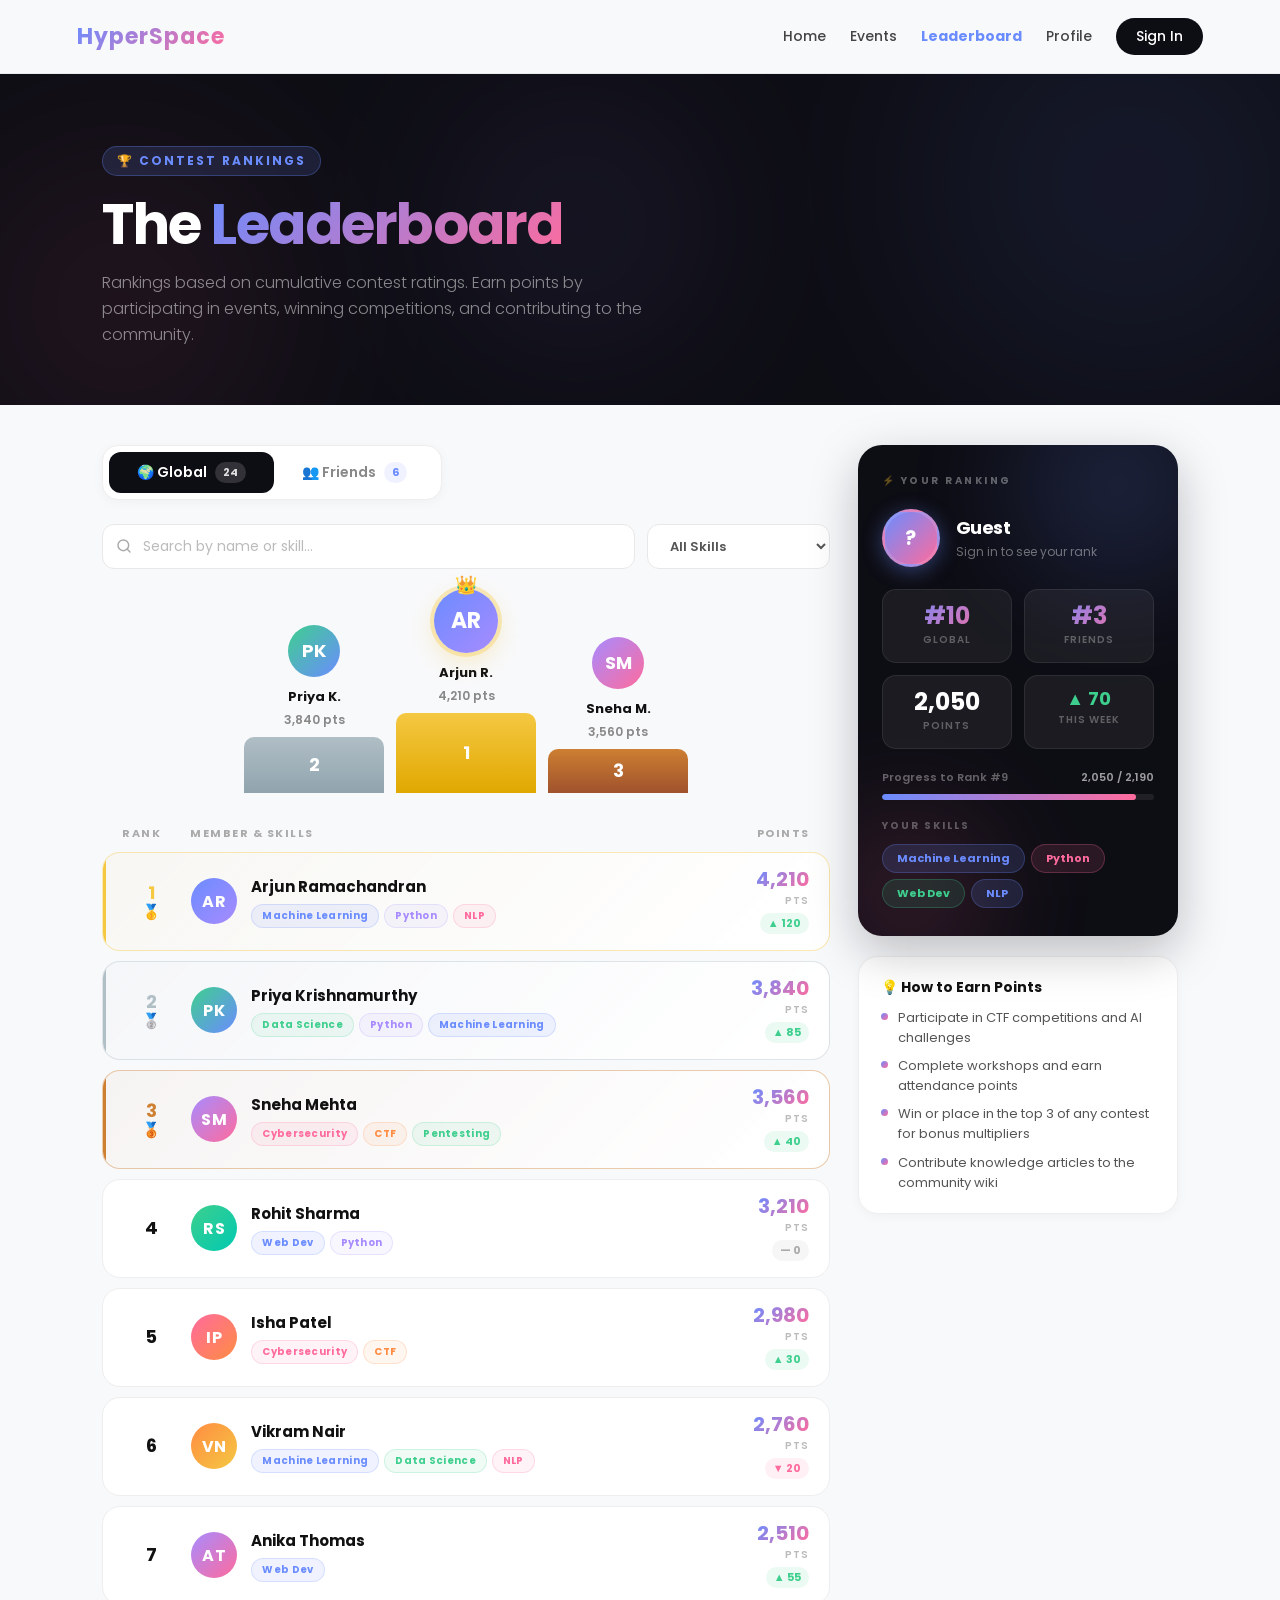
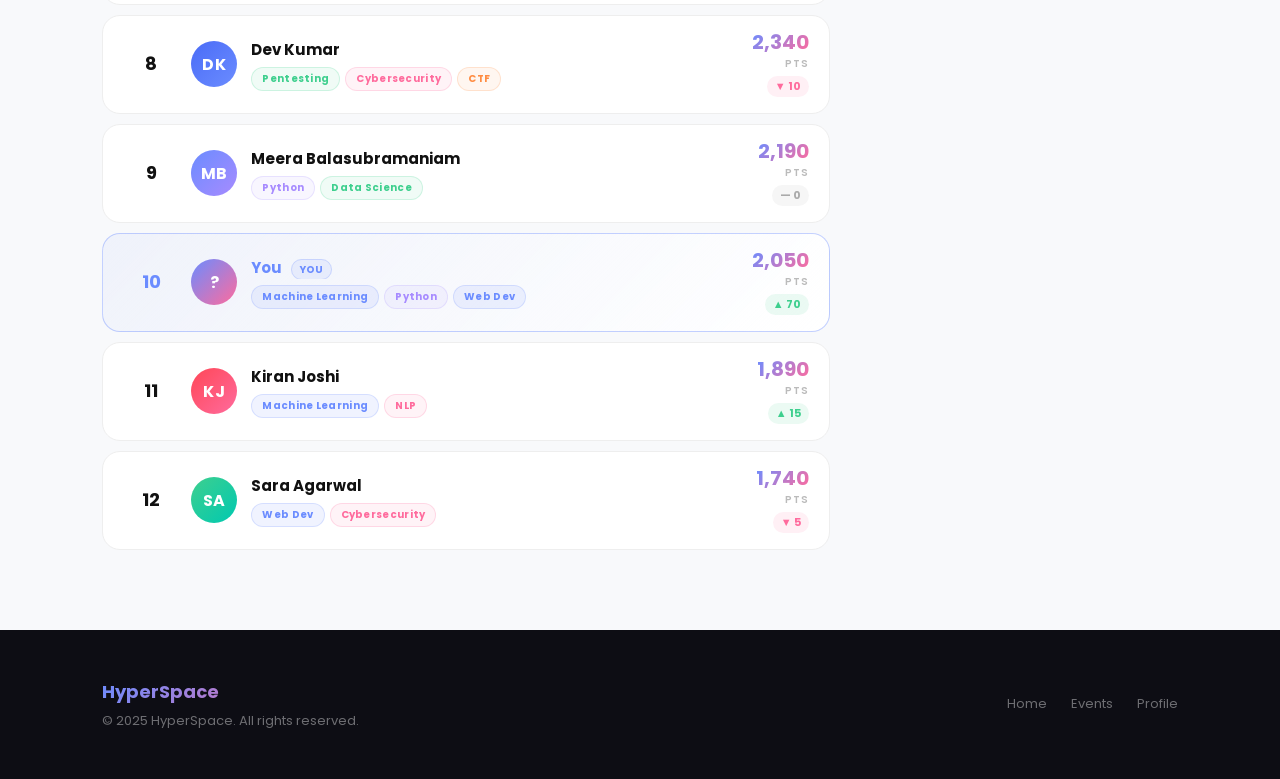
<file: Frontend/leaderboard.html>
<!DOCTYPE html>
<html lang="en">
<head>
  <meta charset="UTF-8" />
  <meta name="viewport" content="width=device-width, initial-scale=1.0" />
  <meta name="description" content="HyperSpace — Leaderboard. See how you rank against the global community and your friends based on contest ratings." />
  <title>Leaderboard — HyperSpace</title>

  <!-- Google Fonts -->
  <link href="https://fonts.googleapis.com/css2?family=Poppins:wght@300;400;600;700&display=swap" rel="stylesheet">

  <style>
    *, *::before, *::after {
      margin: 0;
      padding: 0;
      box-sizing: border-box;
    }

    :root {
      --blue: #6b8cff;
      --pink: #ff6b9d;
      --dark: #0d0d14;
      --light-bg: #f8f9fb;
      --card-bg: #ffffff;
      --text-main: #111;
      --text-sub: #555;
      --accent: #6b8cff;
      --green: #3ecf8e;
      --orange: #ff8c42;
      --purple: #a78bff;
      --gold: #f5c842;
      --silver: #b0bec5;
      --bronze: #cd7f32;
    }

    html { scroll-behavior: smooth; }

    body {
      font-family: 'Poppins', sans-serif;
      background: var(--light-bg);
      color: var(--text-main);
      overflow-x: hidden;
    }

    /* ── NAV ── */
    header {
      padding: 18px 6%;
      display: flex;
      justify-content: space-between;
      align-items: center;
      flex-wrap: nowrap;
      gap: 16px;
      position: sticky;
      top: 0;
      z-index: 100;
      background: rgba(248,249,251,0.92);
      backdrop-filter: blur(12px);
      border-bottom: 1px solid rgba(0,0,0,0.06);
    }

    .logo {
      font-weight: 700;
      font-size: 22px;
      letter-spacing: 1px;
      background: linear-gradient(135deg, var(--blue), var(--pink));
      -webkit-background-clip: text;
      -webkit-text-fill-color: transparent;
      background-clip: text;
      text-decoration: none;
    }

    nav {
      display: flex;
      align-items: center;
      gap: 0;
    }

    nav a {
      text-decoration: none;
      color: #444;
      font-size: 14px;
      font-weight: 500;
      margin-left: 24px;
      white-space: nowrap;
      transition: color 0.25s;
    }

    nav a:hover { color: var(--blue); }
    nav a.active { color: var(--blue); font-weight: 700; }

    /* ── PROFILE AVATAR ── */
    .profile-btn {
      display: none;
      align-items: center;
      gap: 8px;
      margin-left: 24px;
      background: none;
      border: none;
      cursor: pointer;
      position: relative;
      font-family: inherit;
    }

    .profile-avatar {
      width: 36px;
      height: 36px;
      border-radius: 50%;
      background: linear-gradient(135deg, var(--blue), var(--pink));
      display: flex;
      align-items: center;
      justify-content: center;
      font-size: 13px;
      font-weight: 700;
      color: #fff;
      letter-spacing: 0.5px;
      transition: box-shadow 0.25s, transform 0.2s;
    }

    .profile-btn:hover .profile-avatar {
      box-shadow: 0 0 0 3px rgba(107,140,255,0.35);
      transform: scale(1.06);
    }

    .profile-dropdown {
      display: none;
      position: absolute;
      top: calc(100% + 12px);
      right: 0;
      min-width: 200px;
      background: #fff;
      border: 1px solid #eee;
      border-radius: 16px;
      box-shadow: 0 16px 48px rgba(0,0,0,0.1);
      padding: 8px;
      z-index: 200;
      animation: dropIn 0.18s ease;
    }

    @keyframes dropIn {
      from { opacity: 0; transform: translateY(-6px); }
      to   { opacity: 1; transform: translateY(0); }
    }

    .profile-btn.open .profile-dropdown { display: block; }

    .pd-info {
      padding: 10px 12px 12px;
      border-bottom: 1px solid #f0f0f0;
      margin-bottom: 6px;
    }

    .pd-name { font-size: 14px; font-weight: 700; color: #111; }
    .pd-role { font-size: 12px; color: #888; margin-top: 2px; }

    .pd-item {
      display: flex;
      align-items: center;
      gap: 10px;
      padding: 9px 12px;
      border-radius: 10px;
      font-size: 13px;
      font-weight: 500;
      color: #333;
      text-decoration: none;
      cursor: pointer;
      background: none;
      border: none;
      width: 100%;
      font-family: inherit;
      transition: background 0.15s, color 0.15s;
    }

    .pd-item:hover { background: var(--light-bg); color: var(--blue); }
    .pd-item.danger { color: #e85555; }
    .pd-item.danger:hover { background: rgba(232,85,85,0.06); color: #e85555; }

    .nav-cta {
      background: var(--dark);
      color: #fff !important;
      padding: 8px 20px;
      border-radius: 999px;
      font-size: 14px !important;
      transition: background 0.25s !important;
    }

    .nav-cta:hover { background: var(--blue) !important; }

    /* ── HERO BANNER ── */
    .lb-hero {
      background: var(--dark);
      padding: 72px 8% 56px;
      position: relative;
      overflow: hidden;
    }

    .lb-hero-blob {
      position: absolute;
      border-radius: 50%;
      filter: blur(100px);
      opacity: 0.09;
    }

    .lb-hero-blob.a { width: 420px; height: 420px; background: var(--blue); top: -100px; right: -60px; }
    .lb-hero-blob.b { width: 320px; height: 320px; background: var(--pink); bottom: -60px; left: -40px; }
    .lb-hero-blob.c { width: 260px; height: 260px; background: var(--purple); top: 20px; left: 35%; }

    .lb-hero-inner {
      position: relative;
      z-index: 1;
    }

    .lb-badge {
      display: inline-flex;
      align-items: center;
      gap: 8px;
      background: rgba(107,140,255,0.15);
      border: 1px solid rgba(107,140,255,0.3);
      color: var(--blue);
      font-size: 12px;
      font-weight: 700;
      padding: 5px 14px;
      border-radius: 999px;
      margin-bottom: 18px;
      letter-spacing: 2px;
      text-transform: uppercase;
    }

    .lb-hero h1 {
      font-size: clamp(32px, 5vw, 56px);
      font-weight: 700;
      color: #fff;
      letter-spacing: -1.5px;
      line-height: 1.1;
      margin-bottom: 14px;
    }

    .lb-hero h1 span {
      background: linear-gradient(135deg, var(--blue), var(--pink));
      -webkit-background-clip: text;
      -webkit-text-fill-color: transparent;
      background-clip: text;
    }

    .lb-hero p {
      font-size: 16px;
      color: rgba(255,255,255,0.5);
      font-weight: 300;
      max-width: 540px;
      line-height: 1.65;
    }

    /* ── MAIN LAYOUT ── */
    .lb-layout {
      display: grid;
      grid-template-columns: 1fr 320px;
      gap: 28px;
      padding: 40px 8% 80px;
      align-items: start;
    }

    /* ── LEFT PANEL ── */
    .lb-main { display: flex; flex-direction: column; gap: 0; }

    /* Tabs */
    .lb-tabs {
      display: flex;
      gap: 0;
      margin-bottom: 24px;
      background: #fff;
      border: 1px solid #eee;
      border-radius: 16px;
      padding: 6px;
      width: fit-content;
      box-shadow: 0 2px 12px rgba(0,0,0,0.04);
    }

    .lb-tab {
      padding: 10px 28px;
      border-radius: 12px;
      font-size: 14px;
      font-weight: 600;
      color: #888;
      cursor: pointer;
      border: none;
      background: none;
      font-family: inherit;
      transition: background 0.2s, color 0.2s;
      display: flex;
      align-items: center;
      gap: 8px;
    }

    .lb-tab .tab-count {
      background: rgba(107,140,255,0.1);
      color: var(--blue);
      font-size: 11px;
      font-weight: 700;
      padding: 2px 8px;
      border-radius: 999px;
      transition: background 0.2s, color 0.2s;
    }

    .lb-tab.active {
      background: var(--dark);
      color: #fff;
    }

    .lb-tab.active .tab-count {
      background: rgba(255,255,255,0.15);
      color: rgba(255,255,255,0.85);
    }

    /* Search + Filter bar */
    .lb-controls {
      display: flex;
      gap: 12px;
      margin-bottom: 20px;
      flex-wrap: wrap;
    }

    .lb-search {
      flex: 1;
      min-width: 200px;
      position: relative;
    }

    .lb-search svg {
      position: absolute;
      left: 14px;
      top: 50%;
      transform: translateY(-50%);
      color: #aaa;
      pointer-events: none;
    }

    .lb-search input {
      width: 100%;
      padding: 11px 16px 11px 40px;
      border: 1.5px solid #e8e8e8;
      border-radius: 12px;
      font-family: inherit;
      font-size: 14px;
      color: var(--text-main);
      background: #fff;
      outline: none;
      transition: border-color 0.2s, box-shadow 0.2s;
    }

    .lb-search input:focus {
      border-color: var(--blue);
      box-shadow: 0 0 0 3px rgba(107,140,255,0.12);
    }

    .lb-search input::placeholder { color: #bbb; }

    .lb-filter {
      padding: 11px 18px;
      border: 1.5px solid #e8e8e8;
      border-radius: 12px;
      font-family: inherit;
      font-size: 13px;
      font-weight: 600;
      color: #555;
      background: #fff;
      outline: none;
      cursor: pointer;
      transition: border-color 0.2s;
    }

    .lb-filter:focus { border-color: var(--blue); }

    /* Column headers */
    .lb-header-row {
      display: grid;
      grid-template-columns: 56px 1fr auto;
      gap: 12px;
      padding: 0 20px 10px;
      font-size: 11px;
      font-weight: 700;
      letter-spacing: 1.5px;
      text-transform: uppercase;
      color: #aaa;
    }

    /* User rows */
    .lb-list { display: flex; flex-direction: column; gap: 10px; }

    .lb-row {
      display: grid;
      grid-template-columns: 56px 1fr auto;
      gap: 12px;
      align-items: center;
      background: #fff;
      border: 1.5px solid #eee;
      border-radius: 18px;
      padding: 16px 20px;
      transition: transform 0.25s, box-shadow 0.25s, border-color 0.25s;
      cursor: pointer;
      position: relative;
      overflow: hidden;
    }

    .lb-row::before {
      content: '';
      position: absolute;
      left: 0; top: 0; bottom: 0;
      width: 3px;
      background: transparent;
      transition: background 0.25s;
      border-radius: 3px 0 0 3px;
    }

    .lb-row:hover {
      transform: translateX(4px);
      box-shadow: 0 8px 32px rgba(107,140,255,0.1);
      border-color: rgba(107,140,255,0.25);
    }

    .lb-row:hover::before { background: linear-gradient(180deg, var(--blue), var(--pink)); }

    /* Top 3 accent rows */
    .lb-row.rank-1 { border-color: rgba(245,200,66,0.4); background: linear-gradient(135deg, rgba(245,200,66,0.04), #fff); }
    .lb-row.rank-2 { border-color: rgba(176,190,197,0.4); background: linear-gradient(135deg, rgba(176,190,197,0.04), #fff); }
    .lb-row.rank-3 { border-color: rgba(205,127,50,0.4); background: linear-gradient(135deg, rgba(205,127,50,0.04), #fff); }

    .lb-row.rank-1::before { background: var(--gold); }
    .lb-row.rank-2::before { background: var(--silver); }
    .lb-row.rank-3::before { background: var(--bronze); }

    /* Rank cell */
    .rank-cell {
      display: flex;
      flex-direction: column;
      align-items: center;
      justify-content: center;
      gap: 2px;
    }

    .rank-num {
      font-size: 18px;
      font-weight: 700;
      color: var(--text-main);
      line-height: 1;
    }

    .rank-1 .rank-num { color: var(--gold); }
    .rank-2 .rank-num { color: var(--silver); }
    .rank-3 .rank-num { color: var(--bronze); }

    .rank-medal {
      font-size: 15px;
      line-height: 1;
    }

    /* User info cell */
    .user-cell {
      display: flex;
      align-items: center;
      gap: 14px;
      min-width: 0;
    }

    .user-avatar {
      width: 46px;
      height: 46px;
      border-radius: 50%;
      display: flex;
      align-items: center;
      justify-content: center;
      font-size: 16px;
      font-weight: 700;
      color: #fff;
      flex-shrink: 0;
      letter-spacing: 0.5px;
    }

    .av-blue   { background: linear-gradient(135deg, #6b8cff, #a78bff); }
    .av-pink   { background: linear-gradient(135deg, #ff6b9d, #ff8c42); }
    .av-green  { background: linear-gradient(135deg, #3ecf8e, #6b8cff); }
    .av-purple { background: linear-gradient(135deg, #a78bff, #ff6b9d); }
    .av-teal   { background: linear-gradient(135deg, #3ecf8e, #00c9b1); }
    .av-orange { background: linear-gradient(135deg, #ff8c42, #f5c842); }
    .av-navy   { background: linear-gradient(135deg, #4a6cf7, #6b8cff); }
    .av-red    { background: linear-gradient(135deg, #ff4757, #ff6b9d); }

    .user-info { min-width: 0; flex: 1; }

    .user-name {
      font-size: 15px;
      font-weight: 700;
      color: var(--text-main);
      white-space: nowrap;
      overflow: hidden;
      text-overflow: ellipsis;
      margin-bottom: 6px;
    }

    .skills-row {
      display: flex;
      flex-wrap: wrap;
      gap: 5px;
    }

    .skill-tag {
      font-size: 10px;
      font-weight: 700;
      padding: 3px 10px;
      border-radius: 999px;
      letter-spacing: 0.3px;
    }

    .st-blue   { background: rgba(107,140,255,0.1); border: 1px solid rgba(107,140,255,0.2); color: var(--blue); }
    .st-pink   { background: rgba(255,107,157,0.08); border: 1px solid rgba(255,107,157,0.2); color: var(--pink); }
    .st-green  { background: rgba(62,207,142,0.08); border: 1px solid rgba(62,207,142,0.2); color: var(--green); }
    .st-purple { background: rgba(167,139,255,0.08); border: 1px solid rgba(167,139,255,0.2); color: var(--purple); }
    .st-orange { background: rgba(255,140,66,0.08); border: 1px solid rgba(255,140,66,0.2); color: var(--orange); }

    /* Points cell */
    .points-cell {
      display: flex;
      flex-direction: column;
      align-items: flex-end;
      gap: 4px;
      flex-shrink: 0;
    }

    .points-value {
      font-size: 20px;
      font-weight: 700;
      background: linear-gradient(135deg, var(--blue), var(--pink));
      -webkit-background-clip: text;
      -webkit-text-fill-color: transparent;
      background-clip: text;
      line-height: 1;
    }

    .points-label {
      font-size: 10px;
      font-weight: 600;
      color: #bbb;
      letter-spacing: 1px;
      text-transform: uppercase;
    }

    .delta-badge {
      display: inline-flex;
      align-items: center;
      gap: 3px;
      font-size: 11px;
      font-weight: 700;
      padding: 2px 8px;
      border-radius: 999px;
    }

    .delta-up   { background: rgba(62,207,142,0.1); color: var(--green); }
    .delta-down { background: rgba(255,107,157,0.1); color: var(--pink); }
    .delta-flat { background: rgba(170,170,170,0.1); color: #aaa; }

    /* Hidden rows */
    .lb-row[data-tab="friends"] { display: none; }

    /* ── RIGHT SIDEBAR — MY RANKING ── */
    .lb-sidebar {
      position: sticky;
      top: 88px;
      display: flex;
      flex-direction: column;
      gap: 20px;
    }

    .my-rank-card {
      background: var(--dark);
      border-radius: 24px;
      padding: 28px 24px;
      position: relative;
      overflow: hidden;
      box-shadow: 0 16px 48px rgba(13,13,20,0.25);
    }

    .my-rank-blob {
      position: absolute;
      border-radius: 50%;
      filter: blur(60px);
      opacity: 0.18;
    }

    .my-rank-blob.a { width: 200px; height: 200px; background: var(--blue); top: -60px; right: -40px; }
    .my-rank-blob.b { width: 160px; height: 160px; background: var(--pink); bottom: -40px; left: -30px; }

    .my-rank-label {
      font-size: 10px;
      font-weight: 700;
      letter-spacing: 2.5px;
      text-transform: uppercase;
      color: rgba(255,255,255,0.35);
      margin-bottom: 20px;
      position: relative;
      z-index: 1;
    }

    .my-rank-header {
      display: flex;
      align-items: center;
      gap: 16px;
      position: relative;
      z-index: 1;
      margin-bottom: 22px;
    }

    .my-avatar {
      width: 58px;
      height: 58px;
      border-radius: 50%;
      background: linear-gradient(135deg, var(--blue), var(--pink));
      display: flex;
      align-items: center;
      justify-content: center;
      font-size: 20px;
      font-weight: 700;
      color: #fff;
      flex-shrink: 0;
      border: 3px solid rgba(255,255,255,0.12);
      box-shadow: 0 4px 20px rgba(107,140,255,0.4);
    }

    .my-name {
      font-size: 18px;
      font-weight: 700;
      color: #fff;
      letter-spacing: -0.5px;
    }

    .my-handle {
      font-size: 12px;
      color: rgba(255,255,255,0.4);
      margin-top: 2px;
    }

    /* Rank display */
    .my-rank-grid {
      display: grid;
      grid-template-columns: 1fr 1fr;
      gap: 12px;
      position: relative;
      z-index: 1;
      margin-bottom: 20px;
    }

    .my-stat-box {
      background: rgba(255,255,255,0.06);
      border: 1px solid rgba(255,255,255,0.08);
      border-radius: 14px;
      padding: 14px 12px;
      text-align: center;
    }

    .my-stat-value {
      font-size: 24px;
      font-weight: 700;
      color: #fff;
      line-height: 1;
      margin-bottom: 4px;
    }

    .my-stat-value.grad {
      background: linear-gradient(135deg, var(--blue), var(--pink));
      -webkit-background-clip: text;
      -webkit-text-fill-color: transparent;
      background-clip: text;
    }

    .my-stat-label {
      font-size: 10px;
      font-weight: 600;
      color: rgba(255,255,255,0.3);
      letter-spacing: 1px;
      text-transform: uppercase;
    }

    /* Progress bar */
    .my-progress-wrap {
      position: relative;
      z-index: 1;
      margin-bottom: 18px;
    }

    .my-progress-label {
      display: flex;
      justify-content: space-between;
      font-size: 11px;
      font-weight: 600;
      color: rgba(255,255,255,0.35);
      margin-bottom: 8px;
    }

    .my-progress-label span:last-child { color: rgba(255,255,255,0.6); }

    .my-progress-track {
      width: 100%;
      height: 6px;
      background: rgba(255,255,255,0.08);
      border-radius: 999px;
      overflow: hidden;
    }

    .my-progress-fill {
      height: 100%;
      border-radius: 999px;
      background: linear-gradient(90deg, var(--blue), var(--pink));
      animation: fillIn 1.2s ease forwards;
    }

    @keyframes fillIn {
      from { width: 0; }
    }

    /* My skills */
    .my-skills-wrap {
      position: relative;
      z-index: 1;
    }

    .my-skills-label {
      font-size: 10px;
      font-weight: 700;
      letter-spacing: 2px;
      color: rgba(255,255,255,0.3);
      text-transform: uppercase;
      margin-bottom: 10px;
    }

    .my-skills-row {
      display: flex;
      flex-wrap: wrap;
      gap: 6px;
    }

    .my-skill-chip {
      background: rgba(107,140,255,0.15);
      border: 1px solid rgba(107,140,255,0.25);
      color: var(--blue);
      font-size: 11px;
      font-weight: 700;
      padding: 5px 14px;
      border-radius: 999px;
      transition: background 0.2s, transform 0.2s;
    }

    .my-skill-chip:hover {
      background: rgba(107,140,255,0.28);
      transform: scale(1.04);
    }

    .my-skill-chip.pink {
      background: rgba(255,107,157,0.12);
      border-color: rgba(255,107,157,0.25);
      color: var(--pink);
    }

    .my-skill-chip.green {
      background: rgba(62,207,142,0.12);
      border-color: rgba(62,207,142,0.25);
      color: var(--green);
    }

    /* Hint card */
    .hint-card {
      background: #fff;
      border: 1px solid #eee;
      border-radius: 20px;
      padding: 20px 22px;
      box-shadow: 0 2px 12px rgba(0,0,0,0.04);
    }

    .hint-card h4 {
      font-size: 14px;
      font-weight: 700;
      color: var(--text-main);
      margin-bottom: 10px;
    }

    .hint-item {
      display: flex;
      align-items: flex-start;
      gap: 10px;
      font-size: 13px;
      color: var(--text-sub);
      line-height: 1.55;
      margin-bottom: 8px;
    }

    .hint-item:last-child { margin-bottom: 0; }

    .hint-dot {
      width: 7px;
      height: 7px;
      border-radius: 50%;
      background: linear-gradient(135deg, var(--blue), var(--pink));
      flex-shrink: 0;
      margin-top: 5px;
    }

    /* Empty state */
    .lb-empty {
      display: none;
      flex-direction: column;
      align-items: center;
      padding: 60px 20px;
      gap: 14px;
      text-align: center;
    }

    .lb-empty svg { opacity: 0.2; }
    .lb-empty p { font-size: 15px; color: #aaa; font-weight: 400; }

    /* Top 3 podium */
    .podium {
      display: flex;
      align-items: flex-end;
      justify-content: center;
      gap: 12px;
      margin-bottom: 32px;
    }

    .podium-item {
      display: flex;
      flex-direction: column;
      align-items: center;
      flex: 1;
      max-width: 140px;
    }

    .podium-avatar {
      width: 52px;
      height: 52px;
      border-radius: 50%;
      display: flex;
      align-items: center;
      justify-content: center;
      font-size: 18px;
      font-weight: 700;
      color: #fff;
      margin-bottom: 10px;
      position: relative;
    }

    .podium-item.first .podium-avatar {
      width: 64px;
      height: 64px;
      font-size: 22px;
      box-shadow: 0 0 0 4px rgba(245,200,66,0.35), 0 8px 24px rgba(245,200,66,0.3);
    }

    .podium-crown {
      position: absolute;
      top: -18px;
      font-size: 18px;
      animation: float-crown 2.5s ease-in-out infinite;
    }

    @keyframes float-crown {
      0%, 100% { transform: translateY(0); }
      50% { transform: translateY(-5px); }
    }

    .podium-name {
      font-size: 13px;
      font-weight: 700;
      color: var(--text-main);
      text-align: center;
      margin-bottom: 4px;
      white-space: nowrap;
      overflow: hidden;
      text-overflow: ellipsis;
      max-width: 120px;
    }

    .podium-pts {
      font-size: 12px;
      color: #888;
      font-weight: 600;
      margin-bottom: 8px;
    }

    .podium-bar {
      width: 100%;
      border-radius: 10px 10px 0 0;
      display: flex;
      align-items: center;
      justify-content: center;
      font-size: 18px;
      font-weight: 700;
      padding: 10px 0;
      color: #fff;
    }

    .podium-item.first  .podium-bar { height: 80px; background: linear-gradient(180deg, #f5c842, #e0a800); }
    .podium-item.second .podium-bar { height: 56px; background: linear-gradient(180deg, #b0bec5, #90a4ae); }
    .podium-item.third  .podium-bar { height: 44px; background: linear-gradient(180deg, #cd7f32, #a0522d); }

    /* Section divider */
    .list-section-title {
      font-size: 11px;
      font-weight: 700;
      letter-spacing: 2px;
      text-transform: uppercase;
      color: #aaa;
      padding: 4px 0 12px;
    }

    /* Responsive */
    @media (max-width: 900px) {
      .lb-layout {
        grid-template-columns: 1fr;
      }
      .lb-sidebar {
        position: static;
        order: -1;
      }
      .my-rank-grid { grid-template-columns: repeat(4, 1fr); }
    }

    @media (max-width: 600px) {
      .podium { display: none; }
      .my-rank-grid { grid-template-columns: 1fr 1fr; }
      .lb-controls { flex-direction: column; }
    }
  </style>
  <link rel="stylesheet" href="dark-mode.css">
  <script src="dark-mode.js"></script>
</head>

<body>

<!-- ── HEADER ── -->
<header>
  <a class="logo" href="index.html">HyperSpace</a>
  <nav>
    <a href="index.html">Home</a>
    <a href="workshop_detail.html">Events</a>
    <a href="leaderboard.html" class="active">Leaderboard</a>
    <a href="profile.html">Profile</a>
    <a href="authentication.html" class="nav-cta" id="nav-join">Sign In</a>

    <!-- Profile button (shown when logged in) -->
    <div class="profile-btn" id="profile-btn" onclick="toggleProfileMenu(event)" role="button" tabindex="0">
      <div class="profile-avatar" id="profile-initials">?</div>
      <div class="profile-dropdown" id="profile-dropdown">
        <div class="pd-info">
          <div class="pd-name" id="pd-name">—</div>
          <div class="pd-role" id="pd-role">—</div>
        </div>
        <a href="profile.html" class="pd-item">
          <svg width="14" height="14" viewBox="0 0 24 24" fill="none" stroke="currentColor" stroke-width="2" stroke-linecap="round" stroke-linejoin="round"><path d="M20 21v-2a4 4 0 0 0-4-4H8a4 4 0 0 0-4 4v2"/><circle cx="12" cy="7" r="4"/></svg>
          My Profile
        </a>
        <a href="eventregistration.html" class="pd-item">
          <svg width="14" height="14" viewBox="0 0 24 24" fill="none" stroke="currentColor" stroke-width="2" stroke-linecap="round" stroke-linejoin="round"><rect x="3" y="4" width="18" height="18" rx="2"/><line x1="16" y1="2" x2="16" y2="6"/><line x1="8" y1="2" x2="8" y2="6"/><line x1="3" y1="10" x2="21" y2="10"/></svg>
          All Events
        </a>
        <a href="leaderboard.html" class="pd-item">
          <svg width="14" height="14" viewBox="0 0 24 24" fill="none" stroke="currentColor" stroke-width="2" stroke-linecap="round" stroke-linejoin="round"><polyline points="22 12 18 12 15 21 9 3 6 12 2 12"/></svg>
          Leaderboard
        </a>
                <div class="pd-item" onclick="toggleDarkMode()" role="button" tabindex="0">
          <svg width="14" height="14" viewBox="0 0 24 24" fill="none" stroke="currentColor" stroke-width="2" stroke-linecap="round" stroke-linejoin="round"><path d="M21 12.79A9 9 0 1 1 11.21 3 7 7 0 0 0 21 12.79z"/></svg>
          Dark Mode
        </div>
        <div class="pd-item danger" onclick="signOut()" role="button" tabindex="0">
          <svg width="14" height="14" viewBox="0 0 24 24" fill="none" stroke="currentColor" stroke-width="2" stroke-linecap="round" stroke-linejoin="round"><path d="M9 21H5a2 2 0 0 1-2-2V5a2 2 0 0 1 2-2h4"/><polyline points="16 17 21 12 16 7"/><line x1="21" y1="12" x2="9" y2="12"/></svg>
          Sign Out
        </div>
      </div>
    </div>
  </nav>
</header>

<!-- ── HERO BANNER ── -->
<div class="lb-hero">
  <div class="lb-hero-blob a"></div>
  <div class="lb-hero-blob b"></div>
  <div class="lb-hero-blob c"></div>
  <div class="lb-hero-inner">
    <div class="lb-badge">🏆 Contest Rankings</div>
    <h1>The <span>Leaderboard</span></h1>
    <p>Rankings based on cumulative contest ratings. Earn points by participating in events, winning competitions, and contributing to the community.</p>
  </div>
</div>

<!-- ── MAIN LAYOUT ── -->
<div class="lb-layout">

  <!-- LEFT — leaderboard list -->
  <div class="lb-main">

    <!-- Tabs -->
    <div class="lb-tabs" role="tablist">
      <button class="lb-tab active" id="tab-global" role="tab" aria-selected="true" onclick="switchTab('global')">
        🌍 Global <span class="tab-count" id="global-count">24</span>
      </button>
      <button class="lb-tab" id="tab-friends" role="tab" aria-selected="false" onclick="switchTab('friends')">
        👥 Friends <span class="tab-count" id="friends-count">6</span>
      </button>
    </div>

    <!-- Controls -->
    <div class="lb-controls">
      <div class="lb-search">
        <svg width="16" height="16" viewBox="0 0 24 24" fill="none" stroke="currentColor" stroke-width="2.2" stroke-linecap="round" stroke-linejoin="round">
          <circle cx="11" cy="11" r="8"/><line x1="21" y1="21" x2="16.65" y2="16.65"/>
        </svg>
        <input type="text" id="lb-search-input" placeholder="Search by name or skill…" oninput="filterRows()" aria-label="Search leaderboard">
      </div>
      <select class="lb-filter" id="lb-skill-filter" onchange="filterRows()" aria-label="Filter by skill">
        <option value="">All Skills</option>
        <option value="Machine Learning">Machine Learning</option>
        <option value="Cybersecurity">Cybersecurity</option>
        <option value="Python">Python</option>
        <option value="CTF">CTF</option>
        <option value="Web Dev">Web Dev</option>
        <option value="NLP">NLP</option>
        <option value="Pentesting">Pentesting</option>
        <option value="Data Science">Data Science</option>
      </select>
    </div>

    <!-- Podium (Top 3) — visible only in global tab -->
    <div class="podium" id="podium-section">
      <!-- 2nd -->
      <div class="podium-item second">
        <div class="podium-avatar av-green">PK</div>
        <div class="podium-name">Priya K.</div>
        <div class="podium-pts">3,840 pts</div>
        <div class="podium-bar">2</div>
      </div>
      <!-- 1st -->
      <div class="podium-item first">
        <div class="podium-avatar av-blue" style="position:relative;">
          <span class="podium-crown">👑</span>
          AR
        </div>
        <div class="podium-name">Arjun R.</div>
        <div class="podium-pts">4,210 pts</div>
        <div class="podium-bar">1</div>
      </div>
      <!-- 3rd -->
      <div class="podium-item third">
        <div class="podium-avatar av-purple">SM</div>
        <div class="podium-name">Sneha M.</div>
        <div class="podium-pts">3,560 pts</div>
        <div class="podium-bar">3</div>
      </div>
    </div>

    <!-- List header -->
    <div class="lb-header-row">
      <span>Rank</span>
      <span>Member &amp; Skills</span>
      <span>Points</span>
    </div>

    <!-- Leaderboard rows -->
    <div class="lb-list" id="lb-list" role="list">

      <!-- GLOBAL rows (1–12) -->
      <div class="lb-row rank-1" data-tab="global" data-name="Arjun R." data-skills="Machine Learning Python NLP" role="listitem">
        <div class="rank-cell">
          <div class="rank-num">1</div>
          <div class="rank-medal">🥇</div>
        </div>
        <div class="user-cell">
          <div class="user-avatar av-blue">AR</div>
          <div class="user-info">
            <div class="user-name">Arjun Ramachandran</div>
            <div class="skills-row">
              <span class="skill-tag st-blue">Machine Learning</span>
              <span class="skill-tag st-purple">Python</span>
              <span class="skill-tag st-pink">NLP</span>
            </div>
          </div>
        </div>
        <div class="points-cell">
          <div class="points-value">4,210</div>
          <div class="points-label">pts</div>
          <span class="delta-badge delta-up">▲ 120</span>
        </div>
      </div>

      <div class="lb-row rank-2" data-tab="global" data-name="Priya K." data-skills="Data Science Python Machine Learning" role="listitem">
        <div class="rank-cell">
          <div class="rank-num">2</div>
          <div class="rank-medal">🥈</div>
        </div>
        <div class="user-cell">
          <div class="user-avatar av-green">PK</div>
          <div class="user-info">
            <div class="user-name">Priya Krishnamurthy</div>
            <div class="skills-row">
              <span class="skill-tag st-green">Data Science</span>
              <span class="skill-tag st-purple">Python</span>
              <span class="skill-tag st-blue">Machine Learning</span>
            </div>
          </div>
        </div>
        <div class="points-cell">
          <div class="points-value">3,840</div>
          <div class="points-label">pts</div>
          <span class="delta-badge delta-up">▲ 85</span>
        </div>
      </div>

      <div class="lb-row rank-3" data-tab="global" data-name="Sneha M." data-skills="Cybersecurity CTF Pentesting" role="listitem">
        <div class="rank-cell">
          <div class="rank-num">3</div>
          <div class="rank-medal">🥉</div>
        </div>
        <div class="user-cell">
          <div class="user-avatar av-purple">SM</div>
          <div class="user-info">
            <div class="user-name">Sneha Mehta</div>
            <div class="skills-row">
              <span class="skill-tag st-pink">Cybersecurity</span>
              <span class="skill-tag st-orange">CTF</span>
              <span class="skill-tag st-green">Pentesting</span>
            </div>
          </div>
        </div>
        <div class="points-cell">
          <div class="points-value">3,560</div>
          <div class="points-label">pts</div>
          <span class="delta-badge delta-up">▲ 40</span>
        </div>
      </div>

      <div class="lb-row" data-tab="global" data-name="Rohit S." data-skills="Web Dev Python" role="listitem">
        <div class="rank-cell"><div class="rank-num">4</div></div>
        <div class="user-cell">
          <div class="user-avatar av-teal">RS</div>
          <div class="user-info">
            <div class="user-name">Rohit Sharma</div>
            <div class="skills-row">
              <span class="skill-tag st-blue">Web Dev</span>
              <span class="skill-tag st-purple">Python</span>
            </div>
          </div>
        </div>
        <div class="points-cell">
          <div class="points-value">3,210</div>
          <div class="points-label">pts</div>
          <span class="delta-badge delta-flat">— 0</span>
        </div>
      </div>

      <div class="lb-row" data-tab="global" data-name="Isha P." data-skills="Cybersecurity CTF" role="listitem">
        <div class="rank-cell"><div class="rank-num">5</div></div>
        <div class="user-cell">
          <div class="user-avatar av-pink">IP</div>
          <div class="user-info">
            <div class="user-name">Isha Patel</div>
            <div class="skills-row">
              <span class="skill-tag st-pink">Cybersecurity</span>
              <span class="skill-tag st-orange">CTF</span>
            </div>
          </div>
        </div>
        <div class="points-cell">
          <div class="points-value">2,980</div>
          <div class="points-label">pts</div>
          <span class="delta-badge delta-up">▲ 30</span>
        </div>
      </div>

      <div class="lb-row" data-tab="global" data-name="Vikram N." data-skills="Machine Learning Data Science NLP" role="listitem">
        <div class="rank-cell"><div class="rank-num">6</div></div>
        <div class="user-cell">
          <div class="user-avatar av-orange">VN</div>
          <div class="user-info">
            <div class="user-name">Vikram Nair</div>
            <div class="skills-row">
              <span class="skill-tag st-blue">Machine Learning</span>
              <span class="skill-tag st-green">Data Science</span>
              <span class="skill-tag st-pink">NLP</span>
            </div>
          </div>
        </div>
        <div class="points-cell">
          <div class="points-value">2,760</div>
          <div class="points-label">pts</div>
          <span class="delta-badge delta-down">▼ 20</span>
        </div>
      </div>

      <div class="lb-row" data-tab="global" data-name="Anika T." data-skills="Web Dev" role="listitem">
        <div class="rank-cell"><div class="rank-num">7</div></div>
        <div class="user-cell">
          <div class="user-avatar av-purple">AT</div>
          <div class="user-info">
            <div class="user-name">Anika Thomas</div>
            <div class="skills-row">
              <span class="skill-tag st-blue">Web Dev</span>
            </div>
          </div>
        </div>
        <div class="points-cell">
          <div class="points-value">2,510</div>
          <div class="points-label">pts</div>
          <span class="delta-badge delta-up">▲ 55</span>
        </div>
      </div>

      <div class="lb-row" data-tab="global" data-name="Dev K." data-skills="Pentesting Cybersecurity CTF" role="listitem">
        <div class="rank-cell"><div class="rank-num">8</div></div>
        <div class="user-cell">
          <div class="user-avatar av-navy">DK</div>
          <div class="user-info">
            <div class="user-name">Dev Kumar</div>
            <div class="skills-row">
              <span class="skill-tag st-green">Pentesting</span>
              <span class="skill-tag st-pink">Cybersecurity</span>
              <span class="skill-tag st-orange">CTF</span>
            </div>
          </div>
        </div>
        <div class="points-cell">
          <div class="points-value">2,340</div>
          <div class="points-label">pts</div>
          <span class="delta-badge delta-down">▼ 10</span>
        </div>
      </div>

      <div class="lb-row" data-tab="global" data-name="Meera B." data-skills="Python Data Science" role="listitem">
        <div class="rank-cell"><div class="rank-num">9</div></div>
        <div class="user-cell">
          <div class="user-avatar av-blue">MB</div>
          <div class="user-info">
            <div class="user-name">Meera Balasubramaniam</div>
            <div class="skills-row">
              <span class="skill-tag st-purple">Python</span>
              <span class="skill-tag st-green">Data Science</span>
            </div>
          </div>
        </div>
        <div class="points-cell">
          <div class="points-value">2,190</div>
          <div class="points-label">pts</div>
          <span class="delta-badge delta-flat">— 0</span>
        </div>
      </div>

      <!-- ★ YOU — rank 10 ★ (highlighted in the list too) -->
      <div class="lb-row" id="my-row" data-tab="global" data-name="You" data-skills="Machine Learning Python Web Dev" role="listitem"
          style="border-color:rgba(107,140,255,0.4);background:linear-gradient(135deg,rgba(107,140,255,0.06),#fff);">
        <div class="rank-cell"><div class="rank-num" style="color:var(--blue);">10</div></div>
        <div class="user-cell">
          <div class="user-avatar" id="my-row-avatar" style="background:linear-gradient(135deg,var(--blue),var(--pink));">?</div>
          <div class="user-info">
            <div class="user-name" id="my-row-name" style="color:var(--blue);">You <span style="background:rgba(107,140,255,0.1);border:1px solid rgba(107,140,255,0.25);color:var(--blue);font-size:10px;font-weight:700;padding:2px 8px;border-radius:999px;margin-left:6px;">YOU</span></div>
            <div class="skills-row">
              <span class="skill-tag st-blue">Machine Learning</span>
              <span class="skill-tag st-purple">Python</span>
              <span class="skill-tag st-blue">Web Dev</span>
            </div>
          </div>
        </div>
        <div class="points-cell">
          <div class="points-value">2,050</div>
          <div class="points-label">pts</div>
          <span class="delta-badge delta-up">▲ 70</span>
        </div>
      </div>

      <div class="lb-row" data-tab="global" data-name="Kiran J." data-skills="Machine Learning NLP" role="listitem">
        <div class="rank-cell"><div class="rank-num">11</div></div>
        <div class="user-cell">
          <div class="user-avatar av-red">KJ</div>
          <div class="user-info">
            <div class="user-name">Kiran Joshi</div>
            <div class="skills-row">
              <span class="skill-tag st-blue">Machine Learning</span>
              <span class="skill-tag st-pink">NLP</span>
            </div>
          </div>
        </div>
        <div class="points-cell">
          <div class="points-value">1,890</div>
          <div class="points-label">pts</div>
          <span class="delta-badge delta-up">▲ 15</span>
        </div>
      </div>

      <div class="lb-row" data-tab="global" data-name="Sara A." data-skills="Web Dev Cybersecurity" role="listitem">
        <div class="rank-cell"><div class="rank-num">12</div></div>
        <div class="user-cell">
          <div class="user-avatar av-teal">SA</div>
          <div class="user-info">
            <div class="user-name">Sara Agarwal</div>
            <div class="skills-row">
              <span class="skill-tag st-blue">Web Dev</span>
              <span class="skill-tag st-pink">Cybersecurity</span>
            </div>
          </div>
        </div>
        <div class="points-cell">
          <div class="points-value">1,740</div>
          <div class="points-label">pts</div>
          <span class="delta-badge delta-down">▼ 5</span>
        </div>
      </div>

      <!-- FRIENDS rows (only shown in friends tab) -->
      <div class="lb-row" data-tab="friends" data-name="Priya K." data-skills="Data Science Python Machine Learning" role="listitem">
        <div class="rank-cell"><div class="rank-num">1</div></div>
        <div class="user-cell">
          <div class="user-avatar av-green">PK</div>
          <div class="user-info">
            <div class="user-name">Priya Krishnamurthy</div>
            <div class="skills-row">
              <span class="skill-tag st-green">Data Science</span>
              <span class="skill-tag st-purple">Python</span>
              <span class="skill-tag st-blue">Machine Learning</span>
            </div>
          </div>
        </div>
        <div class="points-cell">
          <div class="points-value">3,840</div>
          <div class="points-label">pts</div>
          <span class="delta-badge delta-up">▲ 85</span>
        </div>
      </div>

      <div class="lb-row" data-tab="friends" data-name="Dev K." data-skills="Pentesting Cybersecurity CTF" role="listitem">
        <div class="rank-cell"><div class="rank-num">2</div></div>
        <div class="user-cell">
          <div class="user-avatar av-navy">DK</div>
          <div class="user-info">
            <div class="user-name">Dev Kumar</div>
            <div class="skills-row">
              <span class="skill-tag st-green">Pentesting</span>
              <span class="skill-tag st-pink">Cybersecurity</span>
              <span class="skill-tag st-orange">CTF</span>
            </div>
          </div>
        </div>
        <div class="points-cell">
          <div class="points-value">2,340</div>
          <div class="points-label">pts</div>
          <span class="delta-badge delta-down">▼ 10</span>
        </div>
      </div>

      <!-- YOU in friends -->
      <div class="lb-row" data-tab="friends" data-name="You" data-skills="Machine Learning Python Web Dev" role="listitem"
          style="border-color:rgba(107,140,255,0.4);background:linear-gradient(135deg,rgba(107,140,255,0.06),#fff);">
        <div class="rank-cell"><div class="rank-num" style="color:var(--blue);">3</div></div>
        <div class="user-cell">
          <div class="user-avatar" id="my-row-avatar-f" style="background:linear-gradient(135deg,var(--blue),var(--pink));">?</div>
          <div class="user-info">
            <div class="user-name" id="my-row-name-f" style="color:var(--blue);">You <span style="background:rgba(107,140,255,0.1);border:1px solid rgba(107,140,255,0.25);color:var(--blue);font-size:10px;font-weight:700;padding:2px 8px;border-radius:999px;margin-left:6px;">YOU</span></div>
            <div class="skills-row">
              <span class="skill-tag st-blue">Machine Learning</span>
              <span class="skill-tag st-purple">Python</span>
              <span class="skill-tag st-blue">Web Dev</span>
            </div>
          </div>
        </div>
        <div class="points-cell">
          <div class="points-value">2,050</div>
          <div class="points-label">pts</div>
          <span class="delta-badge delta-up">▲ 70</span>
        </div>
      </div>

      <div class="lb-row" data-tab="friends" data-name="Anika T." data-skills="Web Dev" role="listitem">
        <div class="rank-cell"><div class="rank-num">4</div></div>
        <div class="user-cell">
          <div class="user-avatar av-purple">AT</div>
          <div class="user-info">
            <div class="user-name">Anika Thomas</div>
            <div class="skills-row">
              <span class="skill-tag st-blue">Web Dev</span>
            </div>
          </div>
        </div>
        <div class="points-cell">
          <div class="points-value">2,510</div>
          <div class="points-label">pts</div>
          <span class="delta-badge delta-up">▲ 55</span>
        </div>
      </div>

      <div class="lb-row" data-tab="friends" data-name="Sara A." data-skills="Web Dev Cybersecurity" role="listitem">
        <div class="rank-cell"><div class="rank-num">5</div></div>
        <div class="user-cell">
          <div class="user-avatar av-teal">SA</div>
          <div class="user-info">
            <div class="user-name">Sara Agarwal</div>
            <div class="skills-row">
              <span class="skill-tag st-blue">Web Dev</span>
              <span class="skill-tag st-pink">Cybersecurity</span>
            </div>
          </div>
        </div>
        <div class="points-cell">
          <div class="points-value">1,740</div>
          <div class="points-label">pts</div>
          <span class="delta-badge delta-down">▼ 5</span>
        </div>
      </div>

      <div class="lb-row" data-tab="friends" data-name="Kiran J." data-skills="Machine Learning NLP" role="listitem">
        <div class="rank-cell"><div class="rank-num">6</div></div>
        <div class="user-cell">
          <div class="user-avatar av-red">KJ</div>
          <div class="user-info">
            <div class="user-name">Kiran Joshi</div>
            <div class="skills-row">
              <span class="skill-tag st-blue">Machine Learning</span>
              <span class="skill-tag st-pink">NLP</span>
            </div>
          </div>
        </div>
        <div class="points-cell">
          <div class="points-value">1,890</div>
          <div class="points-label">pts</div>
          <span class="delta-badge delta-up">▲ 15</span>
        </div>
      </div>

    </div><!-- /lb-list -->

    <!-- Empty state -->
    <div class="lb-empty" id="lb-empty">
      <svg width="48" height="48" viewBox="0 0 24 24" fill="none" stroke="#aaa" stroke-width="1.5" stroke-linecap="round" stroke-linejoin="round">
        <circle cx="11" cy="11" r="8"/><line x1="21" y1="21" x2="16.65" y2="16.65"/>
      </svg>
      <p>No results match your search.</p>
    </div>

  </div><!-- /lb-main -->

  <!-- RIGHT — My Ranking -->
  <div class="lb-sidebar">

    <!-- My Ranking Card -->
    <div class="my-rank-card">
      <div class="my-rank-blob a"></div>
      <div class="my-rank-blob b"></div>
      <div class="my-rank-label">⚡ Your Ranking</div>

      <div class="my-rank-header">
        <div class="my-avatar" id="my-avatar-initials">?</div>
        <div>
          <div class="my-name" id="my-rank-name">—</div>
          <div class="my-handle" id="my-rank-handle">—</div>
        </div>
      </div>

      <div class="my-rank-grid">
        <div class="my-stat-box">
          <div class="my-stat-value grad">#10</div>
          <div class="my-stat-label">Global</div>
        </div>
        <div class="my-stat-box">
          <div class="my-stat-value grad">#3</div>
          <div class="my-stat-label">Friends</div>
        </div>
        <div class="my-stat-box">
          <div class="my-stat-value">2,050</div>
          <div class="my-stat-label">Points</div>
        </div>
        <div class="my-stat-box">
          <div class="my-stat-value" style="color:var(--green);font-size:18px;">▲ 70</div>
          <div class="my-stat-label">This Week</div>
        </div>
      </div>

      <!-- Progress to next rank -->
      <div class="my-progress-wrap">
        <div class="my-progress-label">
          <span>Progress to Rank #9</span>
          <span>2,050 / 2,190</span>
        </div>
        <div class="my-progress-track">
          <div class="my-progress-fill" style="width: 93.6%;"></div>
        </div>
      </div>

      <!-- My Skills -->
      <div class="my-skills-wrap">
        <div class="my-skills-label">Your Skills</div>
        <div class="my-skills-row">
          <span class="my-skill-chip">Machine Learning</span>
          <span class="my-skill-chip pink">Python</span>
          <span class="my-skill-chip green">Web Dev</span>
          <span class="my-skill-chip">NLP</span>
        </div>
      </div>
    </div>

    <!-- Hints card -->
    <div class="hint-card">
      <h4>💡 How to Earn Points</h4>
      <div class="hint-item">
        <span class="hint-dot"></span>
        <span>Participate in CTF competitions and AI challenges</span>
      </div>
      <div class="hint-item">
        <span class="hint-dot"></span>
        <span>Complete workshops and earn attendance points</span>
      </div>
      <div class="hint-item">
        <span class="hint-dot"></span>
        <span>Win or place in the top 3 of any contest for bonus multipliers</span>
      </div>
      <div class="hint-item">
        <span class="hint-dot"></span>
        <span>Contribute knowledge articles to the community wiki</span>
      </div>
    </div>

  </div><!-- /lb-sidebar -->

</div><!-- /lb-layout -->

<!-- ── FOOTER ── -->
<footer style="background:var(--dark);color:rgba(255,255,255,0.4);padding:48px 8%;display:flex;justify-content:space-between;align-items:center;flex-wrap:wrap;gap:16px;font-size:13px;">
  <div>
    <div style="font-size:18px;font-weight:700;background:linear-gradient(135deg,var(--blue),var(--pink));-webkit-background-clip:text;-webkit-text-fill-color:transparent;background-clip:text;margin-bottom:6px;">HyperSpace</div>
    <div>© 2025 HyperSpace. All rights reserved.</div>
  </div>
  <div style="display:flex;gap:24px;flex-wrap:wrap;">
    <a href="index.html" style="color:rgba(255,255,255,0.4);text-decoration:none;transition:color 0.2s;">Home</a>
    <a href="workshop_detail.html" style="color:rgba(255,255,255,0.4);text-decoration:none;transition:color 0.2s;">Events</a>
    <a href="profile.html" style="color:rgba(255,255,255,0.4);text-decoration:none;transition:color 0.2s;">Profile</a>
  </div>
</footer>

<script>
  // ── SESSION-AWARE NAV + MY RANKING CARD ──
  (function () {
    const raw = localStorage.getItem('hs_user') || sessionStorage.getItem('hs_user');

    // ── My Ranking sidebar defaults (shown even when logged out) ──
    const sidebarName    = document.getElementById('my-rank-name');
    const sidebarHandle  = document.getElementById('my-rank-handle');
    const sidebarInitials = document.getElementById('my-avatar-initials');

    if (!raw) {
      // Not logged in — show a generic placeholder
      sidebarName.textContent    = 'Guest';
      sidebarHandle.textContent  = 'Sign in to see your rank';
      sidebarInitials.textContent = '?';
      return;
    }

    try {
      const user = JSON.parse(raw);

      // Nav: hide Sign In, show profile avatar
      document.getElementById('nav-join').style.display = 'none';
      const btn = document.getElementById('profile-btn');
      btn.style.display = 'flex';
      const initials = user.name.split(' ').map(w => w[0]).slice(0, 2).join('').toUpperCase();
      document.getElementById('profile-initials').textContent = initials;
      document.getElementById('pd-name').textContent = user.name;
      document.getElementById('pd-role').textContent = user.role;

      // My Ranking sidebar card
      sidebarInitials.textContent = initials;
      sidebarName.textContent     = user.name;
      const handle = '@' + user.name.split(' ')[0].toLowerCase() + ' · ' + (user.role || 'Member');
      sidebarHandle.textContent   = handle;

      // "You" rows in the list (global + friends) — update avatar initials and display name
      const youLabel = `<span style="background:rgba(107,140,255,0.1);border:1px solid rgba(107,140,255,0.25);color:var(--blue);font-size:10px;font-weight:700;padding:2px 8px;border-radius:999px;margin-left:6px;">YOU</span>`;

      const rowAvatar = document.getElementById('my-row-avatar');
      const rowName   = document.getElementById('my-row-name');
      if (rowAvatar) rowAvatar.textContent = initials;
      if (rowName)   rowName.innerHTML = user.name + ' ' + youLabel;

      const rowAvatarF = document.getElementById('my-row-avatar-f');
      const rowNameF   = document.getElementById('my-row-name-f');
      if (rowAvatarF) rowAvatarF.textContent = initials;
      if (rowNameF)   rowNameF.innerHTML = user.name + ' ' + youLabel;

      // Also update data-name attributes for the search filter
      document.querySelectorAll('[id^="my-row"]').forEach(row => {
        if (row.dataset) row.dataset.name = user.name;
      });
    } catch (e) { /* corrupt session */ }
  })();

  function toggleProfileMenu(e) {
    e.stopPropagation();
    document.getElementById('profile-btn').classList.toggle('open');
  }

  document.addEventListener('click', function () {
    document.getElementById('profile-btn')?.classList.remove('open');
  });

  function signOut() {
    localStorage.removeItem('hs_user');
    sessionStorage.removeItem('hs_user');
    window.location.href = 'authentication.html';
  }

  // ── TAB SWITCHING ──
  let currentTab = 'global';

  function switchTab(tab) {
    currentTab = tab;

    // Button states
    document.getElementById('tab-global').classList.toggle('active', tab === 'global');
    document.getElementById('tab-friends').classList.toggle('active', tab === 'friends');

    // Podium visibility
    document.getElementById('podium-section').style.display = (tab === 'global') ? 'flex' : 'none';

    // Update my-rank-card rank labels
    const globalRankEl = document.querySelector('.my-rank-grid .my-stat-box:nth-child(1) .my-stat-value');
    const friendRankEl = document.querySelector('.my-rank-grid .my-stat-box:nth-child(2) .my-stat-value');

    // Filter rows
    filterRows();
  }

  // ── SEARCH + SKILL FILTER ──
  function filterRows() {
    const query = document.getElementById('lb-search-input').value.toLowerCase().trim();
    const skill  = document.getElementById('lb-skill-filter').value.toLowerCase();
    const rows   = document.querySelectorAll('.lb-row');
    let visible  = 0;

    rows.forEach(row => {
      const tabMatch   = row.dataset.tab === currentTab;
      const nameMatch  = !query || row.dataset.name.toLowerCase().includes(query) || row.dataset.skills.toLowerCase().includes(query);
      const skillMatch = !skill || row.dataset.skills.toLowerCase().includes(skill);

      const show = tabMatch && nameMatch && skillMatch;
      row.style.display = show ? 'grid' : 'none';
      if (show) visible++;
    });

    // Empty state
    const empty = document.getElementById('lb-empty');
    empty.style.display = visible === 0 ? 'flex' : 'none';

    // Renumber visible ranks (skip for global with podium on first load)
    let rank = 1;
    rows.forEach(row => {
      if (row.style.display !== 'none') {
        const numEl = row.querySelector('.rank-num');
        if (numEl && (query || skill)) numEl.textContent = rank++;
      }
    });
  }

  // Initial render
  switchTab('global');
</script>

</body>
</html>
</file>
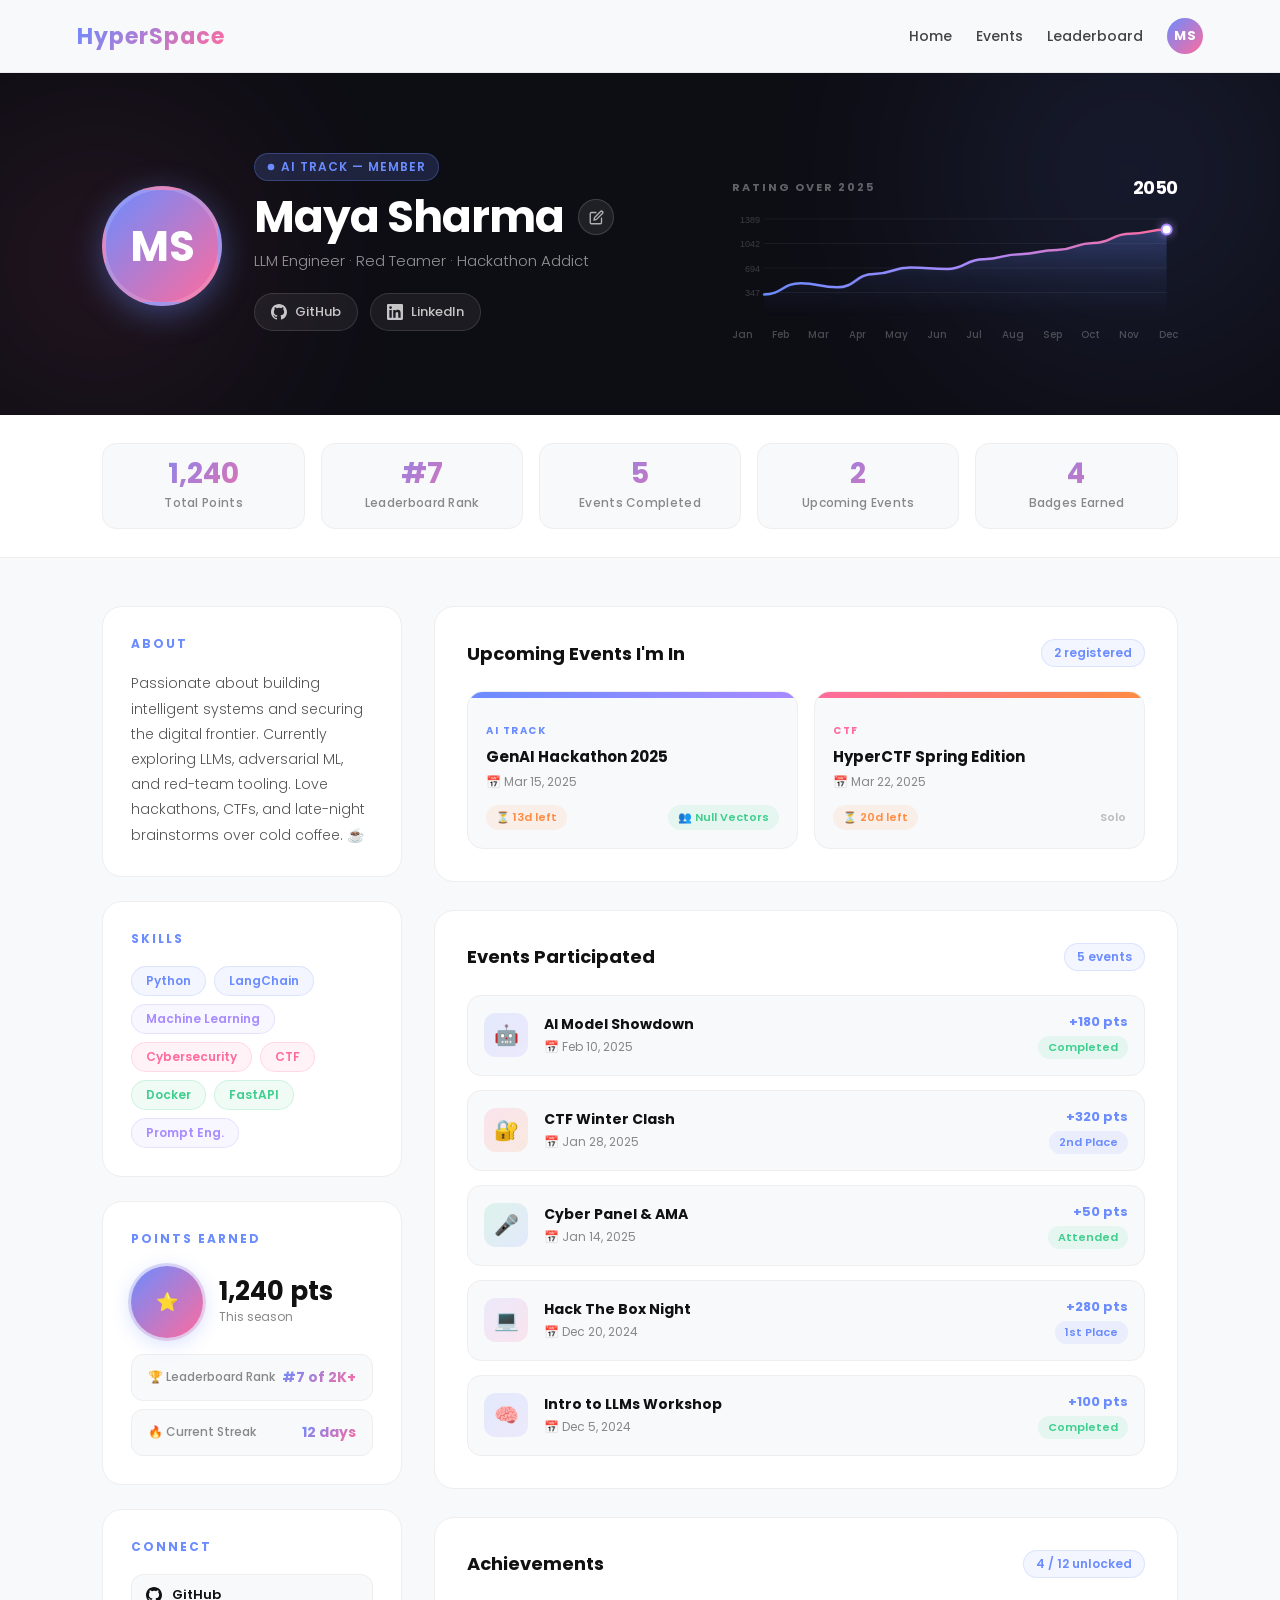
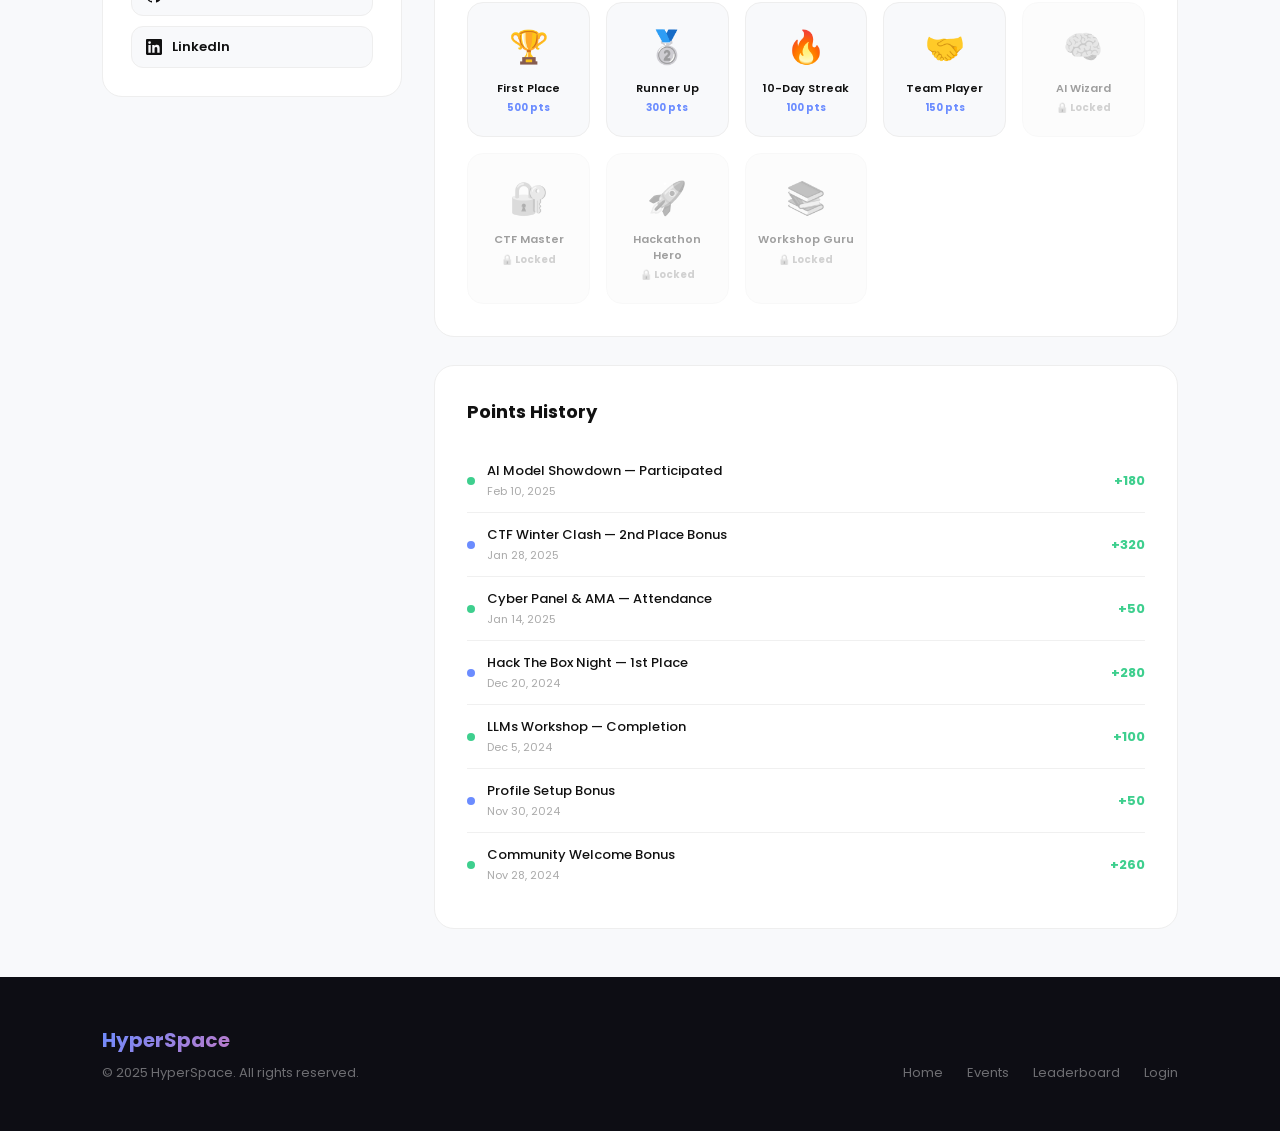
<file: Frontend/profile.html>
<!DOCTYPE html>
<html lang="en">
<head>
  <meta charset="UTF-8" />
  <meta name="viewport" content="width=device-width, initial-scale=1.0" />
  <meta name="description" content="HyperSpace — My Profile. View your bio, skills, events participated, and points earned." />
  <title>My Profile — HyperSpace</title>

  <!-- Google Fonts -->
  <link href="https://fonts.googleapis.com/css2?family=Poppins:wght@300;400;600;700&display=swap" rel="stylesheet">

  <style>
    *, *::before, *::after {
      margin: 0;
      padding: 0;
      box-sizing: border-box;
    }

    :root {
      --blue: #6b8cff;
      --pink: #ff6b9d;
      --dark: #0d0d14;
      --light-bg: #f8f9fb;
      --card-bg: #ffffff;
      --text-main: #111;
      --text-sub: #555;
      --accent: #6b8cff;
      --green: #3ecf8e;
      --orange: #ff8c42;
      --purple: #a78bff;
    }

    html { scroll-behavior: smooth; }

    body {
      font-family: 'Poppins', sans-serif;
      background: var(--light-bg);
      color: var(--text-main);
      overflow-x: hidden;
    }

    /* ── NAV ── */
    header {
      padding: 18px 6%;
      display: flex;
      justify-content: space-between;
      align-items: center;
      flex-wrap: nowrap;
      gap: 16px;
      position: sticky;
      top: 0;
      z-index: 100;
      background: rgba(248,249,251,0.92);
      backdrop-filter: blur(12px);
      border-bottom: 1px solid rgba(0,0,0,0.06);
    }

    .logo {
      font-weight: 700;
      font-size: 22px;
      letter-spacing: 1px;
      background: linear-gradient(135deg, var(--blue), var(--pink));
      -webkit-background-clip: text;
      -webkit-text-fill-color: transparent;
      background-clip: text;
    }

    nav {
      display: flex;
      align-items: center;
      gap: 0;
    }

    nav a {
      text-decoration: none;
      color: #444;
      font-size: 14px;
      font-weight: 500;
      margin-left: 24px;
      white-space: nowrap;
      transition: color 0.25s;
    }

    nav a:hover { color: var(--blue); }

    .nav-cta {
      background: var(--dark);
      color: #fff !important;
      padding: 8px 20px;
      border-radius: 999px;
      font-size: 14px !important;
      transition: background 0.25s !important;
    }

    .nav-cta:hover { background: var(--blue) !important; }

    /* Profile button (nav) */
    .profile-btn {
      display: none;
      align-items: center;
      gap: 8px;
      margin-left: 24px;
      background: none;
      border: none;
      cursor: pointer;
      position: relative;
      font-family: inherit;
    }

    .profile-avatar {
      width: 36px;
      height: 36px;
      border-radius: 50%;
      background: linear-gradient(135deg, var(--blue), var(--pink));
      display: flex;
      align-items: center;
      justify-content: center;
      font-size: 13px;
      font-weight: 700;
      color: #fff;
      letter-spacing: 0.5px;
      transition: box-shadow 0.25s, transform 0.2s;
    }

    .profile-btn:hover .profile-avatar {
      box-shadow: 0 0 0 3px rgba(107,140,255,0.35);
      transform: scale(1.06);
    }

    .profile-dropdown {
      display: none;
      position: absolute;
      top: calc(100% + 12px);
      right: 0;
      min-width: 200px;
      background: #fff;
      border: 1px solid #eee;
      border-radius: 16px;
      box-shadow: 0 16px 48px rgba(0,0,0,0.1);
      padding: 8px;
      z-index: 200;
      animation: dropIn 0.18s ease;
    }

    @keyframes dropIn {
      from { opacity: 0; transform: translateY(-6px); }
      to   { opacity: 1; transform: translateY(0); }
    }

    .profile-btn.open .profile-dropdown { display: block; }

    .pd-info {
      padding: 10px 12px 12px;
      border-bottom: 1px solid #f0f0f0;
      margin-bottom: 6px;
    }

    .pd-name { font-size: 14px; font-weight: 700; color: #111; }
    .pd-role { font-size: 12px; color: #888; margin-top: 2px; }

    .pd-item {
      display: flex;
      align-items: center;
      gap: 10px;
      padding: 9px 12px;
      border-radius: 10px;
      font-size: 13px;
      font-weight: 500;
      color: #333;
      text-decoration: none;
      cursor: pointer;
      background: none;
      border: none;
      width: 100%;
      font-family: inherit;
      transition: background 0.15s, color 0.15s;
    }

    .pd-item:hover { background: var(--light-bg); color: var(--blue); }
    .pd-item.danger { color: #e85555; }
    .pd-item.danger:hover { background: rgba(232,85,85,0.06); color: #e85555; }

    /* ── PROFILE HERO BANNER ── */
    .profile-hero {
      background: var(--dark);
      padding: 80px 8% 52px;
      position: relative;
      overflow: hidden;
    }

    .profile-hero-blob {
      position: absolute;
      border-radius: 50%;
      filter: blur(100px);
      opacity: 0.1;
    }

    .profile-hero-blob.a { width: 400px; height: 400px; background: var(--blue); top: -100px; right: -50px; }
    .profile-hero-blob.b { width: 300px; height: 300px; background: var(--pink); bottom: 0; left: -50px; }

    .profile-hero-inner {
      position: relative;
      z-index: 1;
      display: flex;
      align-items: flex-end;
      gap: 32px;
      flex-wrap: wrap;
    }

    /* ── HERO RATING CHART ── */
    .hero-chart-wrap {
      flex: 1;
      min-width: 260px;
      max-width: 480px;
      align-self: center;
      margin-left: auto;
    }

    .hero-chart-label {
      font-size: 11px;
      font-weight: 700;
      letter-spacing: 2px;
      text-transform: uppercase;
      color: rgba(255,255,255,0.35);
      margin-bottom: 10px;
      display: flex;
      align-items: center;
      justify-content: space-between;
    }

    .hero-chart-label span {
      font-size: 18px;
      font-weight: 700;
      letter-spacing: -0.5px;
      color: #fff;
      text-transform: none;
    }

    #rating-canvas {
      width: 100%;
      height: 110px;
      display: block;
      cursor: crosshair;
    }

    .hero-chart-months {
      display: flex;
      justify-content: space-between;
      margin-top: 6px;
    }

    .hero-chart-months span {
      font-size: 10px;
      color: rgba(255,255,255,0.25);
      font-weight: 500;
    }

    .profile-avatar-large {
      width: 120px;
      height: 120px;
      border-radius: 50%;
      background: linear-gradient(135deg, var(--blue), var(--pink));
      display: flex;
      align-items: center;
      justify-content: center;
      font-size: 42px;
      font-weight: 700;
      color: #fff;
      border: 4px solid rgba(255,255,255,0.15);
      flex-shrink: 0;
      box-shadow: 0 8px 32px rgba(107,140,255,0.4);
      transition: transform 0.3s;
      align-self: center;
      transform: translateY(-12px);
    }

    .profile-avatar-large:hover { transform: translateY(-12px) scale(1.05); }

    .profile-hero-info {
      flex: 1;
      min-width: 200px;
      padding-bottom: 32px;
    }

    .profile-role-badge {
      display: inline-flex;
      align-items: center;
      gap: 6px;
      background: rgba(107,140,255,0.18);
      border: 1px solid rgba(107,140,255,0.3);
      color: var(--blue);
      font-size: 12px;
      font-weight: 600;
      padding: 4px 12px;
      border-radius: 999px;
      margin-bottom: 12px;
      letter-spacing: 1px;
      text-transform: uppercase;
    }

    .profile-name-row {
      display: flex;
      align-items: center;
      gap: 14px;
      flex-wrap: wrap;
    }

    .profile-name {
      font-size: clamp(28px, 4vw, 44px);
      font-weight: 700;
      color: #fff;
      letter-spacing: -1px;
      line-height: 1.1;
    }

    .edit-btn {
      display: inline-flex;
      align-items: center;
      justify-content: center;
      width: 36px;
      height: 36px;
      border-radius: 50%;
      background: rgba(255,255,255,0.08);
      border: 1px solid rgba(255,255,255,0.15);
      color: rgba(255,255,255,0.65);
      cursor: pointer;
      transition: background 0.2s, color 0.2s, transform 0.2s;
      flex-shrink: 0;
    }

    .edit-btn:hover {
      background: rgba(107,140,255,0.25);
      border-color: rgba(107,140,255,0.5);
      color: #fff;
      transform: scale(1.1) rotate(-10deg);
    }

    /* ── EDIT MODAL ── */
    .modal-overlay {
      display: none;
      position: fixed;
      inset: 0;
      background: rgba(0,0,0,0.55);
      backdrop-filter: blur(6px);
      z-index: 500;
      align-items: center;
      justify-content: center;
      padding: 20px;
    }

    .modal-overlay.open { display: flex; animation: fadeIn 0.2s ease; }

    @keyframes fadeIn {
      from { opacity: 0; }
      to   { opacity: 1; }
    }

    .modal-box {
      background: #fff;
      border-radius: 24px;
      width: 100%;
      max-width: 520px;
      padding: 36px 32px;
      box-shadow: 0 32px 80px rgba(0,0,0,0.2);
      animation: slideUp 0.25s ease;
      position: relative;
    }

    @keyframes slideUp {
      from { opacity: 0; transform: translateY(20px); }
      to   { opacity: 1; transform: translateY(0); }
    }

    .modal-close {
      position: absolute;
      top: 18px;
      right: 18px;
      width: 32px;
      height: 32px;
      border-radius: 50%;
      background: var(--light-bg);
      border: none;
      cursor: pointer;
      display: flex;
      align-items: center;
      justify-content: center;
      color: #666;
      font-size: 16px;
      transition: background 0.15s, color 0.15s;
    }

    .modal-close:hover { background: #eee; color: #111; }

    .modal-title {
      font-size: 20px;
      font-weight: 700;
      color: var(--text-main);
      margin-bottom: 6px;
    }

    .modal-sub {
      font-size: 13px;
      color: #888;
      margin-bottom: 24px;
    }

    .form-group { margin-bottom: 18px; }

    .form-label {
      font-size: 12px;
      font-weight: 700;
      color: #555;
      letter-spacing: 0.5px;
      text-transform: uppercase;
      margin-bottom: 6px;
      display: block;
    }

    .form-input, .form-textarea {
      width: 100%;
      padding: 11px 16px;
      border: 1.5px solid #e5e5e5;
      border-radius: 12px;
      font-family: inherit;
      font-size: 14px;
      color: var(--text-main);
      background: var(--light-bg);
      transition: border-color 0.2s, box-shadow 0.2s;
      outline: none;
    }

    .form-input:focus, .form-textarea:focus {
      border-color: var(--blue);
      box-shadow: 0 0 0 3px rgba(107,140,255,0.12);
      background: #fff;
    }

    .form-textarea { resize: vertical; min-height: 90px; }

    .modal-actions {
      display: flex;
      gap: 12px;
      justify-content: flex-end;
      margin-top: 24px;
    }

    .btn-cancel {
      padding: 10px 22px;
      border-radius: 999px;
      font-size: 14px;
      font-weight: 600;
      background: var(--light-bg);
      border: 1.5px solid #e5e5e5;
      color: #555;
      cursor: pointer;
      font-family: inherit;
      transition: border-color 0.2s, color 0.2s;
    }

    .btn-cancel:hover { border-color: #bbb; color: #333; }

    .btn-save {
      padding: 10px 26px;
      border-radius: 999px;
      font-size: 14px;
      font-weight: 600;
      background: linear-gradient(135deg, var(--blue), var(--purple));
      border: none;
      color: #fff;
      cursor: pointer;
      font-family: inherit;
      transition: opacity 0.2s, transform 0.2s;
    }

    .btn-save:hover { opacity: 0.9; transform: translateY(-1px); }

    .save-toast {
      display: none;
      position: fixed;
      bottom: 28px;
      left: 50%;
      transform: translateX(-50%);
      background: var(--dark);
      color: #fff;
      font-size: 13px;
      font-weight: 600;
      padding: 12px 24px;
      border-radius: 999px;
      z-index: 999;
      box-shadow: 0 8px 24px rgba(0,0,0,0.25);
      gap: 8px;
      align-items: center;
      animation: toastIn 0.25s ease;
    }

    @keyframes toastIn {
      from { opacity: 0; transform: translateX(-50%) translateY(10px); }
      to   { opacity: 1; transform: translateX(-50%) translateY(0); }
    }

    .profile-tagline {
      margin-top: 8px;
      font-size: 15px;
      color: rgba(255,255,255,0.55);
      font-weight: 300;
      max-width: 520px;
      line-height: 1.6;
    }

    .profile-social-links {
      display: flex;
      gap: 12px;
      margin-top: 20px;
      flex-wrap: wrap;
    }

    .social-link {
      display: inline-flex;
      align-items: center;
      gap: 8px;
      background: rgba(255,255,255,0.06);
      border: 1px solid rgba(255,255,255,0.12);
      color: rgba(255,255,255,0.75);
      font-size: 13px;
      font-weight: 500;
      padding: 8px 16px;
      border-radius: 999px;
      text-decoration: none;
      transition: background 0.25s, color 0.25s, border-color 0.25s, transform 0.2s;
    }

    .social-link:hover {
      background: rgba(107,140,255,0.18);
      border-color: rgba(107,140,255,0.4);
      color: #fff;
      transform: translateY(-2px);
    }

    .social-link svg { flex-shrink: 0; }

    /* ── STATS ROW ── */
    .stats-strip {
      background: #fff;
      border-bottom: 1px solid #eee;
      padding: 28px 8%;
      display: grid;
      grid-template-columns: repeat(auto-fit, minmax(140px, 1fr));
      gap: 16px;
    }

    .strip-stat {
      text-align: center;
      padding: 16px;
      border-radius: 14px;
      background: var(--light-bg);
      border: 1px solid #eee;
      transition: transform 0.25s, box-shadow 0.25s;
    }

    .strip-stat:hover {
      transform: translateY(-4px);
      box-shadow: 0 12px 32px rgba(107,140,255,0.1);
    }

    .strip-stat-number {
      font-size: 28px;
      font-weight: 700;
      background: linear-gradient(135deg, var(--blue), var(--pink));
      -webkit-background-clip: text;
      -webkit-text-fill-color: transparent;
      background-clip: text;
      line-height: 1;
    }

    .strip-stat-label {
      margin-top: 6px;
      font-size: 12px;
      color: #888;
      font-weight: 500;
      letter-spacing: 0.3px;
    }

    /* ── MAIN CONTENT GRID ── */
    .profile-layout {
      padding: 48px 8%;
      display: grid;
      grid-template-columns: 300px 1fr;
      gap: 32px;
      align-items: start;
    }

    /* ── SIDEBAR ── */
    .sidebar { display: flex; flex-direction: column; gap: 24px; }

    .sidebar-card {
      background: #fff;
      border: 1px solid #eee;
      border-radius: 20px;
      padding: 28px;
      transition: box-shadow 0.3s;
    }

    .sidebar-card:hover { box-shadow: 0 12px 40px rgba(0,0,0,0.07); }

    .card-title {
      font-size: 12px;
      font-weight: 700;
      letter-spacing: 2px;
      text-transform: uppercase;
      color: var(--blue);
      margin-bottom: 18px;
    }

    /* Bio */
    .bio-text {
      font-size: 14px;
      color: var(--text-sub);
      line-height: 1.8;
      font-weight: 300;
    }

    /* Skills */
    .skills-list {
      display: flex;
      flex-wrap: wrap;
      gap: 8px;
    }

    .skill-chip {
      background: rgba(107,140,255,0.08);
      border: 1px solid rgba(107,140,255,0.18);
      color: var(--blue);
      font-size: 12px;
      font-weight: 600;
      padding: 5px 14px;
      border-radius: 999px;
      transition: background 0.2s, transform 0.2s;
    }

    .skill-chip:hover {
      background: rgba(107,140,255,0.18);
      transform: scale(1.04);
    }

    .skill-chip.pink {
      background: rgba(255,107,157,0.08);
      border-color: rgba(255,107,157,0.2);
      color: var(--pink);
    }

    .skill-chip.green {
      background: rgba(62,207,142,0.08);
      border-color: rgba(62,207,142,0.2);
      color: var(--green);
    }

    .skill-chip.purple {
      background: rgba(167,139,255,0.08);
      border-color: rgba(167,139,255,0.2);
      color: var(--purple);
    }

    /* Points card */
    .points-display {
      display: flex;
      align-items: center;
      gap: 16px;
    }

    .points-ring {
      width: 72px;
      height: 72px;
      border-radius: 50%;
      background: linear-gradient(135deg, var(--blue), var(--pink));
      display: flex;
      align-items: center;
      justify-content: center;
      font-size: 18px;
      font-weight: 700;
      color: #fff;
      flex-shrink: 0;
      box-shadow: 0 4px 20px rgba(107,140,255,0.3);
      position: relative;
    }

    .points-ring::after {
      content: '';
      position: absolute;
      inset: -3px;
      border-radius: 50%;
      background: linear-gradient(135deg, var(--blue), var(--pink));
      z-index: -1;
      opacity: 0.3;
      animation: pulse-ring 2.5s ease-in-out infinite;
    }

    @keyframes pulse-ring {
      0%, 100% { transform: scale(1); opacity: 0.3; }
      50% { transform: scale(1.15); opacity: 0; }
    }

    .points-info h3 {
      font-size: 26px;
      font-weight: 700;
      color: var(--text-main);
      line-height: 1;
    }

    .points-info p {
      font-size: 12px;
      color: #888;
      margin-top: 4px;
    }

    .leaderboard-rank {
      margin-top: 16px;
      background: var(--light-bg);
      border: 1px solid #eee;
      border-radius: 12px;
      padding: 12px 16px;
      display: flex;
      justify-content: space-between;
      align-items: center;
    }

    .rank-label { font-size: 12px; color: #888; font-weight: 500; }

    .rank-value {
      font-size: 14px;
      font-weight: 700;
      background: linear-gradient(135deg, var(--blue), var(--pink));
      -webkit-background-clip: text;
      -webkit-text-fill-color: transparent;
      background-clip: text;
    }

    /* ── MAIN PANEL ── */
    .main-panel { display: flex; flex-direction: column; gap: 28px; }

    .panel-card {
      background: #fff;
      border: 1px solid #eee;
      border-radius: 20px;
      padding: 32px;
      transition: box-shadow 0.3s;
    }

    .panel-card:hover { box-shadow: 0 12px 40px rgba(0,0,0,0.07); }

    .panel-header {
      display: flex;
      align-items: center;
      justify-content: space-between;
      margin-bottom: 24px;
      flex-wrap: wrap;
      gap: 12px;
    }

    .panel-title {
      font-size: 18px;
      font-weight: 700;
      color: var(--text-main);
    }

    .panel-badge {
      background: rgba(107,140,255,0.08);
      border: 1px solid rgba(107,140,255,0.18);
      color: var(--blue);
      font-size: 12px;
      font-weight: 600;
      padding: 4px 12px;
      border-radius: 999px;
    }

    /* Past Event cards */
    .events-list { display: flex; flex-direction: column; gap: 14px; }

    .event-row {
      display: flex;
      align-items: center;
      gap: 16px;
      padding: 16px;
      border-radius: 14px;
      background: var(--light-bg);
      border: 1px solid #eee;
      transition: border-color 0.25s, transform 0.25s, box-shadow 0.25s;
      text-decoration: none;
      color: inherit;
    }

    .event-row:hover {
      border-color: rgba(107,140,255,0.3);
      transform: translateX(4px);
      box-shadow: 0 4px 20px rgba(107,140,255,0.1);
    }

    .event-row-icon {
      width: 44px;
      height: 44px;
      border-radius: 12px;
      display: flex;
      align-items: center;
      justify-content: center;
      font-size: 20px;
      flex-shrink: 0;
    }

    .event-row-icon.ai     { background: linear-gradient(135deg, rgba(107,140,255,0.15), rgba(167,139,255,0.15)); }
    .event-row-icon.ctf    { background: linear-gradient(135deg, rgba(255,107,157,0.15), rgba(255,140,66,0.15)); }
    .event-row-icon.panel  { background: linear-gradient(135deg, rgba(62,207,142,0.15), rgba(107,140,255,0.15)); }
    .event-row-icon.hack   { background: linear-gradient(135deg, rgba(167,139,255,0.15), rgba(255,107,157,0.15)); }

    .event-row-info { flex: 1; min-width: 0; }

    .event-row-name {
      font-size: 14px;
      font-weight: 700;
      color: var(--text-main);
      white-space: nowrap;
      overflow: hidden;
      text-overflow: ellipsis;
    }

    .event-row-date {
      font-size: 12px;
      color: #888;
      margin-top: 3px;
    }

    .event-row-meta {
      display: flex;
      flex-direction: column;
      align-items: flex-end;
      gap: 4px;
      flex-shrink: 0;
    }

    .event-pts {
      font-size: 13px;
      font-weight: 700;
      color: var(--blue);
    }

    .event-status {
      font-size: 11px;
      font-weight: 600;
      padding: 3px 10px;
      border-radius: 999px;
    }

    .event-status.completed {
      background: rgba(62,207,142,0.1);
      color: var(--green);
    }

    .event-status.placed {
      background: rgba(107,140,255,0.1);
      color: var(--blue);
    }

    .event-status.pending {
      background: rgba(255,140,66,0.1);
      color: var(--orange);
    }

    /* Upcoming events */
    .upcoming-grid {
      display: grid;
      grid-template-columns: repeat(auto-fill, minmax(240px, 1fr));
      gap: 16px;
    }

    .upcoming-card {
      border: 1px solid #eee;
      border-radius: 16px;
      overflow: hidden;
      background: var(--light-bg);
      transition: transform 0.3s, box-shadow 0.3s, border-color 0.3s;
    }

    .upcoming-card:hover {
      transform: translateY(-4px);
      box-shadow: 0 12px 32px rgba(0,0,0,0.08);
      border-color: rgba(107,140,255,0.25);
    }

    .upcoming-banner {
      height: 6px;
    }

    .upcoming-banner.ai    { background: linear-gradient(90deg, #6b8cff, #a78bff); }
    .upcoming-banner.ctf   { background: linear-gradient(90deg, #ff6b9d, #ff8c42); }
    .upcoming-banner.panel { background: linear-gradient(90deg, #3ecf8e, #6b8cff); }
    .upcoming-banner.hack  { background: linear-gradient(90deg, #a78bff, #ff6b9d); }

    .upcoming-body { padding: 18px; }

    .upcoming-tag {
      display: inline-block;
      font-size: 10px;
      font-weight: 700;
      letter-spacing: 1.5px;
      text-transform: uppercase;
      color: var(--blue);
      margin-bottom: 8px;
    }

    .upcoming-tag.pink { color: var(--pink); }
    .upcoming-tag.green { color: var(--green); }
    .upcoming-tag.purple { color: var(--purple); }

    .upcoming-name {
      font-size: 15px;
      font-weight: 700;
      color: var(--text-main);
      line-height: 1.3;
      margin-bottom: 6px;
    }

    .upcoming-date {
      font-size: 12px;
      color: #888;
      margin-bottom: 14px;
    }

    .upcoming-footer {
      display: flex;
      align-items: center;
      justify-content: space-between;
    }

    .countdown-chip {
      font-size: 11px;
      font-weight: 600;
      background: rgba(255,140,66,0.1);
      color: var(--orange);
      padding: 4px 10px;
      border-radius: 999px;
    }

    .team-chip {
      font-size: 11px;
      font-weight: 600;
      background: rgba(62,207,142,0.1);
      color: var(--green);
      padding: 4px 10px;
      border-radius: 999px;
    }

    /* ── ACHIEVEMENTS ── */
    .achievements-grid {
      display: grid;
      grid-template-columns: repeat(auto-fill, minmax(120px, 1fr));
      gap: 16px;
    }

    .achievement-item {
      text-align: center;
      padding: 20px 12px;
      border-radius: 16px;
      background: var(--light-bg);
      border: 1px solid #eee;
      transition: transform 0.25s, box-shadow 0.25s;
    }

    .achievement-item:hover {
      transform: translateY(-4px);
      box-shadow: 0 8px 24px rgba(107,140,255,0.12);
    }

    .achievement-item.locked { opacity: 0.4; filter: grayscale(1); }

    .achievement-icon { font-size: 32px; margin-bottom: 10px; }

    .achievement-name {
      font-size: 11px;
      font-weight: 600;
      color: var(--text-main);
      line-height: 1.4;
    }

    .achievement-pts {
      font-size: 10px;
      color: var(--blue);
      font-weight: 700;
      margin-top: 4px;
    }

    /* ── POINTS HISTORY ── */
    .history-list { display: flex; flex-direction: column; gap: 0; }

    .history-row {
      display: flex;
      align-items: center;
      justify-content: space-between;
      padding: 12px 0;
      border-bottom: 1px solid #f0f0f0;
      gap: 12px;
    }

    .history-row:last-child { border-bottom: none; }

    .history-left { display: flex; align-items: center; gap: 12px; }

    .history-dot {
      width: 8px;
      height: 8px;
      border-radius: 50%;
      flex-shrink: 0;
    }

    .history-dot.earn   { background: var(--green); }
    .history-dot.bonus  { background: var(--blue); }
    .history-dot.deduct { background: var(--pink); }

    .history-desc { font-size: 13px; color: var(--text-main); font-weight: 500; }
    .history-date { font-size: 11px; color: #aaa; margin-top: 2px; }

    .history-pts {
      font-size: 13px;
      font-weight: 700;
      flex-shrink: 0;
    }

    .history-pts.pos { color: var(--green); }
    .history-pts.neg { color: var(--pink); }

    /* ── REVEAL ── */
    .reveal {
      opacity: 0;
      transform: translateY(24px);
      transition: opacity 0.6s ease, transform 0.6s ease;
    }

    .reveal.visible {
      opacity: 1;
      transform: translateY(0);
    }

    /* ── FOOTER ── */
    footer {
      background: var(--dark);
      color: rgba(255,255,255,0.4);
      padding: 48px 8%;
      display: flex;
      justify-content: space-between;
      align-items: flex-end;
      flex-wrap: wrap;
      gap: 24px;
    }

    .footer-logo {
      font-size: 20px;
      font-weight: 700;
      background: linear-gradient(135deg, var(--blue), var(--pink));
      -webkit-background-clip: text;
      -webkit-text-fill-color: transparent;
      background-clip: text;
      margin-bottom: 8px;
    }

    footer .copy { font-size: 13px; }

    .footer-links { display: flex; gap: 24px; flex-wrap: wrap; }

    .footer-links a {
      color: rgba(255,255,255,0.4);
      text-decoration: none;
      font-size: 13px;
      transition: color 0.25s;
    }

    .footer-links a:hover { color: #fff; }

    /* ── EMPTY STATE ── */
    .empty-state {
      text-align: center;
      padding: 40px 20px;
      color: #bbb;
    }

    .empty-state svg { margin-bottom: 12px; opacity: 0.4; }
    .empty-state p { font-size: 14px; }

    /* ── RESPONSIVE ── */
    @media (max-width: 960px) {
      .profile-layout { grid-template-columns: 1fr; }
    }

    @media (max-width: 600px) {
      nav > a:not(.nav-cta) { display: none; }
      .profile-hero { padding: 48px 6% 0; }
      .profile-layout { padding: 32px 6%; }
      .stats-strip { padding: 20px 6%; }
      footer { flex-direction: column; align-items: flex-start; }
    }
  </style>
  <link rel="stylesheet" href="dark-mode.css">
  <script src="dark-mode.js"></script>
</head>
<body>

<!-- ── HEADER ── -->
<header>
  <a href="index.html" style="text-decoration: none;"><div class="logo">HyperSpace</div></a>
  <nav>
    <a href="index.html">Home</a>
    <a href="index.html#events">Events</a>
    <a href="leaderboard.html">Leaderboard</a>
    <a href="authentication.html" class="nav-cta" id="nav-join">Join Now</a>

    <!-- Profile button (shown when logged in) -->
    <div class="profile-btn" id="profile-btn" onclick="toggleProfileMenu(event)" role="button" tabindex="0">
      <div class="profile-avatar" id="profile-initials">?</div>
      <div class="profile-dropdown" id="profile-dropdown">
        <div class="pd-info">
          <div class="pd-name" id="pd-name">—</div>
          <div class="pd-role" id="pd-role">—</div>
        </div>
        <a href="profile.html" class="pd-item">
          <svg width="14" height="14" viewBox="0 0 24 24" fill="none" stroke="currentColor" stroke-width="2" stroke-linecap="round" stroke-linejoin="round"><path d="M20 21v-2a4 4 0 0 0-4-4H8a4 4 0 0 0-4 4v2"/><circle cx="12" cy="7" r="4"/></svg>
          My Profile
        </a>
        <a href="eventregistration.html" class="pd-item">
          <svg width="14" height="14" viewBox="0 0 24 24" fill="none" stroke="currentColor" stroke-width="2" stroke-linecap="round" stroke-linejoin="round"><rect x="3" y="4" width="18" height="18" rx="2"/><line x1="16" y1="2" x2="16" y2="6"/><line x1="8" y1="2" x2="8" y2="6"/><line x1="3" y1="10" x2="21" y2="10"/></svg>
          All Events
        </a>
        <a href="leaderboard.html" class="pd-item">
          <svg width="14" height="14" viewBox="0 0 24 24" fill="none" stroke="currentColor" stroke-width="2" stroke-linecap="round" stroke-linejoin="round"><polyline points="22 12 18 12 15 21 9 3 6 12 2 12"/></svg>
          Leaderboard
        </a>
                <div class="pd-item" onclick="toggleDarkMode()" role="button" tabindex="0">
          <svg width="14" height="14" viewBox="0 0 24 24" fill="none" stroke="currentColor" stroke-width="2" stroke-linecap="round" stroke-linejoin="round"><path d="M21 12.79A9 9 0 1 1 11.21 3 7 7 0 0 0 21 12.79z"/></svg>
          Dark Mode
        </div>
        <div class="pd-item danger" onclick="signOut()" role="button" tabindex="0">
          <svg width="14" height="14" viewBox="0 0 24 24" fill="none" stroke="currentColor" stroke-width="2" stroke-linecap="round" stroke-linejoin="round"><path d="M9 21H5a2 2 0 0 1-2-2V5a2 2 0 0 1 2-2h4"/><polyline points="16 17 21 12 16 7"/><line x1="21" y1="12" x2="9" y2="12"/></svg>
          Sign Out
        </div>
      </div>
    </div>
  </nav>
</header>

<!-- ── PROFILE HERO BANNER ── -->
<div class="profile-hero">
  <div class="profile-hero-blob a"></div>
  <div class="profile-hero-blob b"></div>
  <div class="profile-hero-inner">
    <div class="profile-avatar-large" id="big-avatar">HS</div>
    <div class="profile-hero-info">
      <div class="profile-role-badge" id="hero-role-badge">
        <svg width="10" height="10" viewBox="0 0 24 24" fill="currentColor"><circle cx="12" cy="12" r="10"/></svg>
        Member
      </div>
      <div class="profile-name-row">
        <div class="profile-name" id="hero-name">HyperSpace User</div>
        <button class="edit-btn" onclick="openEditModal()" title="Edit profile" id="edit-profile-btn">
          <svg width="15" height="15" viewBox="0 0 24 24" fill="none" stroke="currentColor" stroke-width="2.2" stroke-linecap="round" stroke-linejoin="round">
            <path d="M11 4H4a2 2 0 0 0-2 2v14a2 2 0 0 0 2 2h14a2 2 0 0 0 2-2v-7"/>
            <path d="M18.5 2.5a2.121 2.121 0 0 1 3 3L12 15l-4 1 1-4 9.5-9.5z"/>
          </svg>
        </button>
      </div>
      <p class="profile-tagline" id="hero-tagline">
        AI Enthusiast · Cybersecurity Explorer · Team Builder
      </p>
      <div class="profile-social-links" id="hero-social">
        <!-- Injected by JS -->
      </div>
    </div>

    <!-- Rating chart on the right -->
    <div class="hero-chart-wrap">
      <div class="hero-chart-label">
        Rating over 2025
        <span id="chart-current-rating">2050</span>
      </div>
      <canvas id="rating-canvas"></canvas>
      <div class="hero-chart-months">
        <span>Jan</span><span>Feb</span><span>Mar</span>
        <span>Apr</span><span>May</span><span>Jun</span>
        <span>Jul</span><span>Aug</span><span>Sep</span>
        <span>Oct</span><span>Nov</span><span>Dec</span>
      </div>
    </div>

  </div>
</div>

<!-- ── EDIT PROFILE MODAL ── -->
<div class="modal-overlay" id="edit-modal" onclick="closeModalOnBackdrop(event)">
  <div class="modal-box">
    <button class="modal-close" onclick="closeEditModal()">✕</button>
    <div class="modal-title">Edit Profile</div>
    <div class="modal-sub">Changes are saved locally and reflected instantly.</div>

    <div class="form-group">
      <label class="form-label" for="edit-name">Display Name</label>
      <input class="form-input" id="edit-name" type="text" placeholder="Your full name" />
    </div>

    <div class="form-group">
      <label class="form-label" for="edit-tagline">Tagline</label>
      <input class="form-input" id="edit-tagline" type="text" placeholder="e.g. LLM Engineer · Red Teamer" />
    </div>

    <div class="form-group">
      <label class="form-label" for="edit-bio">Bio</label>
      <textarea class="form-textarea" id="edit-bio" placeholder="Tell the community about yourself…"></textarea>
    </div>

    <div class="form-group">
      <label class="form-label" for="edit-github">GitHub URL</label>
      <input class="form-input" id="edit-github" type="url" placeholder="https://github.com/username" />
    </div>

    <div class="form-group">
      <label class="form-label" for="edit-linkedin">LinkedIn URL</label>
      <input class="form-input" id="edit-linkedin" type="url" placeholder="https://linkedin.com/in/username" />
    </div>

    <div class="modal-actions">
      <button class="btn-cancel" onclick="closeEditModal()">Cancel</button>
      <button class="btn-save" onclick="saveProfile()">Save Changes</button>
    </div>
  </div>
</div>

<!-- Save toast -->
<div class="save-toast" id="save-toast">Profile updated!</div>

<!-- ── QUICK STATS STRIP ── -->
<div class="stats-strip">
  <div class="strip-stat reveal">
    <div class="strip-stat-number" id="stat-points">1 240</div>
    <div class="strip-stat-label">Total Points</div>
  </div>
  <div class="strip-stat reveal">
    <div class="strip-stat-number" id="stat-rank">#7</div>
    <div class="strip-stat-label">Leaderboard Rank</div>
  </div>
  <div class="strip-stat reveal">
    <div class="strip-stat-number" id="stat-events-done">5</div>
    <div class="strip-stat-label">Events Completed</div>
  </div>
  <div class="strip-stat reveal">
    <div class="strip-stat-number" id="stat-events-upcoming">2</div>
    <div class="strip-stat-label">Upcoming Events</div>
  </div>
  <div class="strip-stat reveal">
    <div class="strip-stat-number" id="stat-badges">4</div>
    <div class="strip-stat-label">Badges Earned</div>
  </div>
</div>

<!-- ── MAIN LAYOUT ── -->
<div class="profile-layout">

  <!-- ── SIDEBAR ── -->
  <aside class="sidebar">

    <!-- Bio -->
    <div class="sidebar-card reveal">
      <div class="card-title">About</div>
      <p class="bio-text" id="profile-bio">
        Passionate about building intelligent systems and securing the digital frontier.
        Currently exploring LLMs, adversarial ML, and red-team tooling.
        Love hackathons, CTFs, and late-night brainstorms over cold coffee. ☕
      </p>
    </div>

    <!-- Skills -->
    <div class="sidebar-card reveal">
      <div class="card-title">Skills</div>
      <div class="skills-list" id="skills-list">
        <!-- Injected by JS -->
      </div>
    </div>

    <!-- Points & Rank -->
    <div class="sidebar-card reveal">
      <div class="card-title">Points Earned</div>
      <div class="points-display">
        <div class="points-ring">⭐</div>
        <div class="points-info">
          <h3 id="sidebar-points">1 240 pts</h3>
          <p>This season</p>
        </div>
      </div>
      <div class="leaderboard-rank">
        <span class="rank-label">🏆 Leaderboard Rank</span>
        <span class="rank-value" id="sidebar-rank">#7 of 2K+</span>
      </div>
      <div class="leaderboard-rank" style="margin-top:8px;">
        <span class="rank-label">🔥 Current Streak</span>
        <span class="rank-value">12 days</span>
      </div>
    </div>

    <!-- Social Links -->
    <div class="sidebar-card reveal">
      <div class="card-title">Connect</div>
      <div id="sidebar-social" style="display:flex;flex-direction:column;gap:10px;">
        <!-- Injected by JS -->
      </div>
    </div>

  </aside>

  <!-- ── MAIN PANEL ── -->
  <div class="main-panel">

    <!-- Upcoming Events (Registered) -->
    <div class="panel-card reveal">
      <div class="panel-header">
        <div class="panel-title">Upcoming Events I'm In</div>
        <span class="panel-badge" id="upcoming-count">2 registered</span>
      </div>
      <div class="upcoming-grid" id="upcoming-events-grid">
        <!-- Injected by JS -->
      </div>
    </div>

    <!-- Past Events Participated -->
    <div class="panel-card reveal">
      <div class="panel-header">
        <div class="panel-title">Events Participated</div>
        <span class="panel-badge" id="past-count">5 events</span>
      </div>
      <div class="events-list" id="past-events-list">
        <!-- Injected by JS -->
      </div>
    </div>

    <!-- Achievements / Badges -->
    <div class="panel-card reveal">
      <div class="panel-header">
        <div class="panel-title">Achievements</div>
        <span class="panel-badge">4 / 12 unlocked</span>
      </div>
      <div class="achievements-grid" id="achievements-grid">
        <!-- Injected by JS -->
      </div>
    </div>

    <!-- Points History -->
    <div class="panel-card reveal">
      <div class="panel-header">
        <div class="panel-title">Points History</div>
      </div>
      <div class="history-list" id="points-history">
        <!-- Injected by JS -->
      </div>
    </div>

  </div>
</div>

<!-- ── FOOTER ── -->
<footer>
  <div>
    <div class="footer-logo">HyperSpace</div>
    <div class="copy">© 2025 HyperSpace. All rights reserved.</div>
  </div>
  <div class="footer-links">
    <a href="index.html">Home</a>
    <a href="index.html#events">Events</a>
    <a href="leaderboard.html">Leaderboard</a>
    <a href="authentication.html">Login</a>
  </div>
</footer>

<script>
  /* ────────────────────────────────────────────
     MOCK USER DATA
     In production, pull this from your session / backend.
  ──────────────────────────────────────────── */
  const SESSION_KEY = 'hs_user';

  function getUser() {
    const raw = localStorage.getItem(SESSION_KEY) || sessionStorage.getItem(SESSION_KEY);
    if (!raw) return null;
    try { return JSON.parse(raw); } catch { return null; }
  }


  // Profile data keyed by email — must match authentication.html USERS list
  const MOCK_USERS = {
    'yuvaraj21@gmail.com': {
      name: 'Yuvaraja Kumaran M',
      role: 'Student',
      tagline: 'ML Engineer · Hackathon Builder · Community Lead',
      bio: 'Building at the intersection of AI and Cybersecurity. Passionate about large language models, agent pipelines, and competitive hacking. Always up for a late-night CTF or a 48-hour hackathon grind. 🚀',
      github: 'https://github.com/',
      linkedin: 'https://linkedin.com/in/',
      skills: [
        { name: 'Machine Learning', color: 'purple' },
        { name: 'Python', color: '' },
        { name: 'Web Dev', color: '' },
        { name: 'LangChain', color: 'purple' },
        { name: 'Docker', color: 'green' },
        { name: 'FastAPI', color: 'green' },
      ],
      points: 2050,
      rank: 10,
      streak: 8,
      badges: 3,
    },
    'alice@mit.edu': {
      name: 'Alice Chen',
      role: 'CTF Team Lead',
      tagline: 'CTF Champion · Red Teamer · Security Researcher',
      bio: 'CTF addict, vulnerability researcher, and red-team operator. Leading a top-ranked CTF team and mentoring the next generation of hackers. Currently exploring exploit dev and binary exploitation. 🔐',
      github: 'https://github.com/',
      linkedin: 'https://linkedin.com/in/',
      skills: [
        { name: 'CTF', color: 'pink' },
        { name: 'Cybersecurity', color: 'pink' },
        { name: 'Pentesting', color: 'green' },
        { name: 'Python', color: '' },
        { name: 'C / Assembly', color: 'purple' },
      ],
      points: 4200,
      rank: 1,
      streak: 21,
      badges: 7,
    },
    'bob@iit.ac.in': {
      name: 'Bob Rajan',
      role: 'AI Builder',
      tagline: 'AI Engineer · LLM Tinkerer · Open Source Contributor',
      bio: 'Full-stack AI builder with a love for shipping fast and breaking things. Deep into RAG pipelines, agentic workflows, and multimodal models. Open-source contributor and workshop mentor. 🤖',
      github: 'https://github.com/',
      linkedin: 'https://linkedin.com/in/',
      skills: [
        { name: 'Python', color: '' },
        { name: 'LLMs', color: 'purple' },
        { name: 'RAG', color: 'purple' },
        { name: 'FastAPI', color: 'green' },
        { name: 'React', color: '' },
      ],
      points: 3840,
      rank: 2,
      streak: 15,
      badges: 5,
    },
    'zara@stanford.edu': {
      name: 'Zara Malik',
      role: 'Cyber Defender',
      tagline: 'Threat Hunter · Blue Teamer · AI Security Researcher',
      bio: 'Security engineer focused on AI threat detection, adversarial ML, and blue-team operations. Researching LLM vulnerabilities and building detection pipelines for autonomous agent misuse. 🛡️',
      github: 'https://github.com/',
      linkedin: 'https://linkedin.com/in/',
      skills: [
        { name: 'Cybersecurity', color: 'pink' },
        { name: 'Adversarial ML', color: 'purple' },
        { name: 'SIEM', color: 'pink' },
        { name: 'Python', color: '' },
        { name: 'Threat Intel', color: 'orange' },
      ],
      points: 3560,
      rank: 3,
      streak: 10,
      badges: 5,
    },
    'dev@hyperspace.dev': {
      name: 'Dev Tester',
      role: 'Developer',
      tagline: 'Platform Dev · QA Lead · Community Builder',
      bio: 'Working behind the scenes to keep HyperSpace running. Platform infrastructure, QA pipelines, and community tooling — if something is broken, I\'m probably the one who broke and then fixed it. 🔧',
      github: 'https://github.com/',
      linkedin: 'https://linkedin.com/in/',
      skills: [
        { name: 'JavaScript', color: '' },
        { name: 'Node.js', color: 'green' },
        { name: 'Docker', color: 'green' },
        { name: 'CI/CD', color: 'purple' },
        { name: 'Testing', color: '' },
      ],
      points: 980,
      rank: 18,
      streak: 5,
      badges: 2,
    },
    // Legacy demo account
    'maya@example.com': {
      name: 'Maya Sharma',
      role: 'AI Track — Member',
      tagline: 'LLM Engineer · Red Teamer · Hackathon Addict',
      bio: 'Passionate about building intelligent systems and securing the digital frontier. Currently exploring LLMs, adversarial ML, and red-team tooling. Love hackathons, CTFs, and late-night brainstorms over cold coffee. ☕',
      github: 'https://github.com/',
      linkedin: 'https://linkedin.com/in/',
      skills: [
        { name: 'Python', color: '' },
        { name: 'LangChain', color: '' },
        { name: 'Machine Learning', color: 'purple' },
        { name: 'Cybersecurity', color: 'pink' },
        { name: 'CTF', color: 'pink' },
        { name: 'Docker', color: 'green' },
        { name: 'FastAPI', color: 'green' },
        { name: 'Prompt Eng.', color: 'purple' },
      ],
      points: 1240,
      rank: 7,
      streak: 12,
      badges: 4,
    }
  };

  // Fallback used when logged-in email has no MOCK_USERS entry
  const DEFAULT_PROFILE = {
    tagline: 'HyperSpace Community Member',
    bio: 'Welcome to HyperSpace — the AI × Cyber student community. Start joining events to earn points and climb the leaderboard!',
    github: '',
    linkedin: '',
    skills: [{ name: 'Getting Started', color: '' }],
    points: 150,
    rank: 99,
    streak: 1,
    badges: 1,
  };

  /* ────────────────────────────────────────────
     UPCOMING EVENTS (mock — replace with DB)
  ──────────────────────────────────────────── */
  const UPCOMING_EVENTS = [
    { id: 'e1', name: 'GenAI Hackathon 2025', type: 'ai', typeLabel: 'AI Track', typeColor: '', date: 'Mar 15, 2025', daysLeft: 13, hasTeam: true,  teamName: 'Null Vectors' },
    { id: 'e2', name: 'HyperCTF Spring Edition', type: 'ctf', typeLabel: 'CTF', typeColor: 'pink', date: 'Mar 22, 2025', daysLeft: 20, hasTeam: false, teamName: null },
  ];

  /* ────────────────────────────────────────────
     PAST EVENTS
  ──────────────────────────────────────────── */
  const PAST_EVENTS = [
    { name: 'AI Model Showdown',       icon: '🤖', type: 'ai',    date: 'Feb 10, 2025', pts: '+180', status: 'completed', statusLabel: 'Completed' },
    { name: 'CTF Winter Clash',        icon: '🔐', type: 'ctf',   date: 'Jan 28, 2025', pts: '+320', status: 'placed',    statusLabel: '2nd Place' },
    { name: 'Cyber Panel & AMA',       icon: '🎤', type: 'panel', date: 'Jan 14, 2025', pts: '+50',  status: 'completed', statusLabel: 'Attended'  },
    { name: 'Hack The Box Night',      icon: '💻', type: 'hack',  date: 'Dec 20, 2024', pts: '+280', status: 'placed',    statusLabel: '1st Place' },
    { name: 'Intro to LLMs Workshop',  icon: '🧠', type: 'ai',    date: 'Dec 5, 2024',  pts: '+100', status: 'completed', statusLabel: 'Completed' },
  ];

  /* ────────────────────────────────────────────
     ACHIEVEMENTS
  ──────────────────────────────────────────── */
  const ACHIEVEMENTS = [
    { icon: '🏆', name: 'First Place',     pts: '500 pts', locked: false },
    { icon: '🥈', name: 'Runner Up',       pts: '300 pts', locked: false },
    { icon: '🔥', name: '10-Day Streak',   pts: '100 pts', locked: false },
    { icon: '🤝', name: 'Team Player',     pts: '150 pts', locked: false },
    { icon: '🧠', name: 'AI Wizard',       pts: '200 pts', locked: true  },
    { icon: '🔐', name: 'CTF Master',      pts: '400 pts', locked: true  },
    { icon: '🚀', name: 'Hackathon Hero',  pts: '350 pts', locked: true  },
    { icon: '📚', name: 'Workshop Guru',   pts: '120 pts', locked: true  },
  ];

  /* ────────────────────────────────────────────
     POINTS HISTORY
  ──────────────────────────────────────────── */
  const POINTS_HISTORY = [
    { type: 'earn',  desc: 'AI Model Showdown — Participated',   date: 'Feb 10, 2025', pts: '+180' },
    { type: 'bonus', desc: 'CTF Winter Clash — 2nd Place Bonus',  date: 'Jan 28, 2025', pts: '+320' },
    { type: 'earn',  desc: 'Cyber Panel & AMA — Attendance',      date: 'Jan 14, 2025', pts: '+50'  },
    { type: 'bonus', desc: 'Hack The Box Night — 1st Place',       date: 'Dec 20, 2024', pts: '+280' },
    { type: 'earn',  desc: 'LLMs Workshop — Completion',           date: 'Dec 5, 2024',  pts: '+100' },
    { type: 'bonus', desc: 'Profile Setup Bonus',                  date: 'Nov 30, 2024', pts: '+50'  },
    { type: 'earn',  desc: 'Community Welcome Bonus',              date: 'Nov 28, 2024', pts: '+260' },
  ];

  function initials(name) {
    return name.split(' ').map(w => w[0]).join('').toUpperCase().slice(0, 2);
  }

  function renderSocialLink(href, label, iconSvg) {
    return `<a href="${href}" target="_blank" rel="noopener" class="social-link">${iconSvg}${label}</a>`;
  }

  const GITHUB_SVG = `<svg width="16" height="16" viewBox="0 0 24 24" fill="currentColor"><path d="M12 0C5.37 0 0 5.373 0 12c0 5.303 3.438 9.8 8.205 11.385.6.113.82-.26.82-.577 0-.285-.01-1.04-.015-2.04-3.338.724-4.042-1.61-4.042-1.61-.546-1.385-1.335-1.755-1.335-1.755-1.087-.744.084-.729.084-.729 1.205.084 1.838 1.236 1.838 1.236 1.07 1.835 2.809 1.305 3.495.998.108-.776.417-1.305.76-1.605-2.665-.3-5.466-1.332-5.466-5.93 0-1.31.465-2.38 1.235-3.22-.135-.303-.54-1.523.105-3.176 0 0 1.005-.322 3.3 1.23A11.5 11.5 0 0112 5.803c1.02.005 2.047.138 3.006.404 2.29-1.552 3.297-1.23 3.297-1.23.645 1.653.24 2.873.12 3.176.765.84 1.23 1.91 1.23 3.22 0 4.61-2.807 5.625-5.479 5.92.43.372.823 1.102.823 2.222 0 1.606-.015 2.896-.015 3.286 0 .315.21.69.825.57C20.565 21.795 24 17.298 24 12c0-6.627-5.373-12-12-12z"/></svg>`;
  const LINKEDIN_SVG = `<svg width="16" height="16" viewBox="0 0 24 24" fill="currentColor"><path d="M20.447 20.452h-3.554v-5.569c0-1.328-.027-3.037-1.852-3.037-1.853 0-2.136 1.445-2.136 2.939v5.667H9.351V9h3.414v1.561h.046c.477-.9 1.637-1.85 3.37-1.85 3.601 0 4.267 2.37 4.267 5.455v6.286zM5.337 7.433a2.062 2.062 0 01-2.063-2.065 2.064 2.064 0 112.063 2.065zm1.782 13.019H3.555V9h3.564v11.452zM22.225 0H1.771C.792 0 0 .774 0 1.729v20.542C0 23.227.792 24 1.771 24h20.451C23.2 24 24 23.227 24 22.271V1.729C24 .774 23.2 0 22.222 0h.003z"/></svg>`;

  function renderSocialLinks(github, linkedin) {
    let html = '';
    if (github)   html += renderSocialLink(github,   'GitHub',   GITHUB_SVG);
    if (linkedin) html += renderSocialLink(linkedin, 'LinkedIn', LINKEDIN_SVG);
    return html;
  }

  function renderSidebarSocialLinks(github, linkedin) {
    let html = '';
    const style = 'display:flex;align-items:center;gap:10px;padding:10px 14px;border-radius:12px;background:var(--light-bg);border:1px solid #eee;text-decoration:none;font-size:13px;font-weight:600;color:var(--text-main);transition:background 0.2s,color 0.2s,transform 0.2s;';
    const hover = `onmouseover="this.style.background='rgba(107,140,255,0.08)';this.style.color='var(--blue)';this.style.transform='translateX(4px)'" onmouseout="this.style.background='var(--light-bg)';this.style.color='var(--text-main)';this.style.transform=''"`;
    if (github)   html += `<a href="${github}"   target="_blank" rel="noopener" style="${style}" ${hover}>${GITHUB_SVG} GitHub</a>`;
    if (linkedin) html += `<a href="${linkedin}" target="_blank" rel="noopener" style="${style}" ${hover}>${LINKEDIN_SVG} LinkedIn</a>`;
    return html;
  }

  /* ────────────────────────────────────────────
     POPULATE PAGE
  ──────────────────────────────────────────── */
  function populatePage(user) {
    // Determine data source — MOCK_USERS (by email) → DEFAULT_PROFILE → session minimal
    const full    = MOCK_USERS[user?.email] || DEFAULT_PROFILE;
    
    // Prioritize the name from session data if it's a new user without a hardcoded mock profile
    const name    = full?.name && full !== DEFAULT_PROFILE ? full.name : (user?.name || 'HyperSpace User');
    
    const role    = full?.role    || user?.role    || 'Member';
    const avatar  = initials(name);
    const tagline = full?.tagline || DEFAULT_PROFILE.tagline;
    const bio     = full?.bio     || DEFAULT_PROFILE.bio;
    const github  = full?.github  || user?.github  || '';
    const linkedin= full?.linkedin|| user?.linkedin || '';
    const skills  = full?.skills  || DEFAULT_PROFILE.skills;
    const points  = full?.points  ?? DEFAULT_PROFILE.points;
    const rank    = full?.rank    ?? DEFAULT_PROFILE.rank;
    const streak  = full?.streak  ?? DEFAULT_PROFILE.streak;
    const badges  = full?.badges  ?? DEFAULT_PROFILE.badges;

    // Hero
    document.getElementById('big-avatar').textContent      = avatar;
    document.getElementById('hero-role-badge').innerHTML   = `<svg width="8" height="8" viewBox="0 0 24 24" fill="currentColor"><circle cx="12" cy="12" r="10"/></svg> ${role}`;
    document.getElementById('hero-name').textContent       = name;
    document.getElementById('hero-tagline').textContent    = tagline;
    document.getElementById('hero-social').innerHTML       = renderSocialLinks(github, linkedin);

    // Bio
    document.getElementById('profile-bio').textContent = bio;

    // Skills
    const skillsHtml = skills.map(s => `<span class="skill-chip ${s.color || ''}">${s.name}</span>`).join('');
    document.getElementById('skills-list').innerHTML = skillsHtml || '<span style="color:#bbb;font-size:13px;">No skills listed yet.</span>';

    // Quick stats
    document.getElementById('stat-points').textContent         = points.toLocaleString();
    document.getElementById('stat-rank').textContent           = '#' + rank;
    document.getElementById('stat-events-done').textContent    = PAST_EVENTS.length;
    document.getElementById('stat-events-upcoming').textContent= UPCOMING_EVENTS.length;
    document.getElementById('stat-badges').textContent         = badges;

    // Sidebar points
    document.getElementById('sidebar-points').textContent = points.toLocaleString() + ' pts';
    document.getElementById('sidebar-rank').textContent   = '#' + rank + ' of 2K+';

    // Sidebar social
    document.getElementById('sidebar-social').innerHTML = renderSidebarSocialLinks(github, linkedin) ||
      '<p style="font-size:13px;color:#bbb;">No links added yet.</p>';

    // Nav avatar
    const profileBtn = document.getElementById('profile-btn');
    const navJoin    = document.getElementById('nav-join');
    if (user) {
      profileBtn.style.display = 'flex';
      navJoin.style.display    = 'none';
      document.getElementById('profile-initials').textContent = avatar;
      document.getElementById('pd-name').textContent = name;
      document.getElementById('pd-role').textContent = role;
    }
  }

  /* ────────────────────────────────────────────
     RENDER UPCOMING EVENTS
  ──────────────────────────────────────────── */
  function renderUpcoming() {
    const grid = document.getElementById('upcoming-events-grid');
    document.getElementById('upcoming-count').textContent = UPCOMING_EVENTS.length + ' registered';

    if (UPCOMING_EVENTS.length === 0) {
      grid.innerHTML = `<div class="empty-state" style="grid-column:1/-1;">
        <svg width="40" height="40" viewBox="0 0 24 24" fill="none" stroke="#bbb" stroke-width="1.5"><rect x="3" y="4" width="18" height="18" rx="2"/><line x1="16" y1="2" x2="16" y2="6"/><line x1="8" y1="2" x2="8" y2="6"/><line x1="3" y1="10" x2="21" y2="10"/></svg>
        <p>You haven't registered for any upcoming events yet.</p>
      </div>`;
      return;
    }

    grid.innerHTML = UPCOMING_EVENTS.map(ev => `
      <div class="upcoming-card">
        <div class="upcoming-banner ${ev.type}"></div>
        <div class="upcoming-body">
          <div class="upcoming-tag ${ev.typeColor}">${ev.typeLabel}</div>
          <div class="upcoming-name">${ev.name}</div>
          <div class="upcoming-date">📅 ${ev.date}</div>
          <div class="upcoming-footer">
            <span class="countdown-chip">⏳ ${ev.daysLeft}d left</span>
            ${ev.hasTeam
              ? `<span class="team-chip">👥 ${ev.teamName}</span>`
              : `<span style="font-size:11px;color:#bbb;font-weight:600;">Solo</span>`
            }
          </div>
        </div>
      </div>
    `).join('');
  }

  /* ────────────────────────────────────────────
     RENDER PAST EVENTS
  ──────────────────────────────────────────── */
  function renderPastEvents() {
    const list = document.getElementById('past-events-list');
    document.getElementById('past-count').textContent = PAST_EVENTS.length + ' events';

    if (PAST_EVENTS.length === 0) {
      list.innerHTML = `<div class="empty-state">
        <p>No events participated yet. Go join one!</p>
      </div>`;
      return;
    }

    list.innerHTML = PAST_EVENTS.map(ev => `
      <div class="event-row">
        <div class="event-row-icon ${ev.type}">${ev.icon}</div>
        <div class="event-row-info">
          <div class="event-row-name">${ev.name}</div>
          <div class="event-row-date">📅 ${ev.date}</div>
        </div>
        <div class="event-row-meta">
          <span class="event-pts">${ev.pts} pts</span>
          <span class="event-status ${ev.status}">${ev.statusLabel}</span>
        </div>
      </div>
    `).join('');
  }

  /* ────────────────────────────────────────────
     RENDER ACHIEVEMENTS
  ──────────────────────────────────────────── */
  function renderAchievements() {
    const grid = document.getElementById('achievements-grid');
    grid.innerHTML = ACHIEVEMENTS.map(a => `
      <div class="achievement-item ${a.locked ? 'locked' : ''}">
        <div class="achievement-icon">${a.icon}</div>
        <div class="achievement-name">${a.name}</div>
        <div class="achievement-pts">${a.locked ? '🔒 Locked' : a.pts}</div>
      </div>
    `).join('');
  }

  /* ────────────────────────────────────────────
     RENDER POINTS HISTORY
  ──────────────────────────────────────────── */
  function renderPointsHistory() {
    const list = document.getElementById('points-history');
    list.innerHTML = POINTS_HISTORY.map(h => `
      <div class="history-row">
        <div class="history-left">
          <div class="history-dot ${h.type}"></div>
          <div>
            <div class="history-desc">${h.desc}</div>
            <div class="history-date">${h.date}</div>
          </div>
        </div>
        <div class="history-pts pos">${h.pts}</div>
      </div>
    `).join('');
  }

  /* ────────────────────────────────────────────
     EDIT PROFILE MODAL
  ──────────────────────────────────────────── */
  // Internal store for editable fields
  const PROFILE_STORAGE_KEY = 'hs_profile';

  let _profileData = {
    name:     '',
    tagline:  '',
    bio:      '',
    github:   '',
    linkedin: '',
  };

  function loadSavedProfile() {
    try {
      const raw = localStorage.getItem(PROFILE_STORAGE_KEY);
      return raw ? JSON.parse(raw) : null;
    } catch { return null; }
  }

  function openEditModal() {
    // Pre-fill inputs with current displayed values
    document.getElementById('edit-name').value     = document.getElementById('hero-name').textContent.trim();
    document.getElementById('edit-tagline').value  = document.getElementById('hero-tagline').textContent.trim();
    document.getElementById('edit-bio').value      = document.getElementById('profile-bio').textContent.trim();
    document.getElementById('edit-github').value   = _profileData.github;
    document.getElementById('edit-linkedin').value = _profileData.linkedin;
    document.getElementById('edit-modal').classList.add('open');
    document.body.style.overflow = 'hidden';
  }

  function closeEditModal() {
    document.getElementById('edit-modal').classList.remove('open');
    document.body.style.overflow = '';
  }

  function closeModalOnBackdrop(e) {
    if (e.target === document.getElementById('edit-modal')) closeEditModal();
  }

  function saveProfile() {
    const name     = document.getElementById('edit-name').value.trim()     || _profileData.name;
    const tagline  = document.getElementById('edit-tagline').value.trim()  || _profileData.tagline;
    const bio      = document.getElementById('edit-bio').value.trim()      || _profileData.bio;
    const github   = document.getElementById('edit-github').value.trim();
    const linkedin = document.getElementById('edit-linkedin').value.trim();

    // Update store
    _profileData = { name, tagline, bio, github, linkedin };

    // Persist to localStorage so edits survive a refresh
    localStorage.setItem(PROFILE_STORAGE_KEY, JSON.stringify(_profileData));

    // Live-update hero
    document.getElementById('hero-name').textContent    = name;
    document.getElementById('hero-tagline').textContent = tagline;
    document.getElementById('profile-bio').textContent  = bio;

    // Update nav avatar initials
    const av = name.split(' ').map(w => w[0]).join('').toUpperCase().slice(0, 2);
    document.getElementById('big-avatar').textContent           = av;
    document.getElementById('profile-initials').textContent     = av;

    // Update social links
    document.getElementById('hero-social').innerHTML    = renderSocialLinks(github, linkedin);
    document.getElementById('sidebar-social').innerHTML = renderSidebarSocialLinks(github, linkedin) ||
      '<p style="font-size:13px;color:#bbb;">No links added yet.</p>';

    closeEditModal();
    showSaveToast();
  }

  function showSaveToast() {
    const toast = document.getElementById('save-toast');
    toast.style.display = 'flex';
    setTimeout(() => { toast.style.display = 'none'; }, 3000);
  }

  /* ────────────────────────────────────────────
     RATING LINE CHART
  ──────────────────────────────────────────── */
  const RATING_DATA = [320, 480, 420, 610, 700, 680, 820, 890, 950, 1050, 1180, 1240];
  const MONTHS      = ['Jan','Feb','Mar','Apr','May','Jun','Jul','Aug','Sep','Oct','Nov','Dec'];

  function drawRatingChart(progress = 1) {
    const canvas = document.getElementById('rating-canvas');
    if (!canvas) return;

    // size canvas to its CSS dimensions (hi-DPI)
    const dpr  = window.devicePixelRatio || 1;
    const rect  = canvas.getBoundingClientRect();
    canvas.width  = rect.width  * dpr;
    canvas.height = rect.height * dpr;
    const ctx = canvas.getContext('2d');
    ctx.scale(dpr, dpr);

    const W = rect.width;
    const H = rect.height;
    const pad = { top: 8, right: 12, bottom: 4, left: 32 };
    const chartW = W - pad.left - pad.right;
    const chartH = H - pad.top  - pad.bottom;

    const minVal = 0;
    const maxVal = Math.max(...RATING_DATA) * 1.12;

    // how many points to draw based on animation progress
    const visibleCount = Math.max(2, Math.round(progress * RATING_DATA.length));
    const visibleData  = RATING_DATA.slice(0, visibleCount);

    function xPos(i, total) { return pad.left + (i / (total - 1)) * chartW; }
    function yPos(val)       { return pad.top  + chartH - ((val - minVal) / (maxVal - minVal)) * chartH; }

    const allX = visibleData.map((_, i) => xPos(i, RATING_DATA.length));
    const allY = visibleData.map(v => yPos(v));

    // ── Gridlines ──
    ctx.strokeStyle = 'rgba(255,255,255,0.06)';
    ctx.lineWidth   = 1;
    [0.25, 0.5, 0.75, 1].forEach(f => {
      const y = pad.top + chartH * (1 - f);
      ctx.beginPath();
      ctx.moveTo(pad.left, y);
      ctx.lineTo(pad.left + chartW, y);
      ctx.stroke();
      // rating label
      ctx.fillStyle = 'rgba(255,255,255,0.2)';
      ctx.font = '9px Space Grotesk, sans-serif';
      ctx.textAlign = 'right';
      ctx.fillText(Math.round(maxVal * f), pad.left - 4, y + 3.5);
    });

    // ── Gradient fill under line ──
    const grad = ctx.createLinearGradient(0, pad.top, 0, pad.top + chartH);
    grad.addColorStop(0,   'rgba(107,140,255,0.35)');
    grad.addColorStop(0.6, 'rgba(107,140,255,0.08)');
    grad.addColorStop(1,   'rgba(107,140,255,0)');

    // Build smooth path (cubic bezier)
    function buildPath() {
      ctx.beginPath();
      ctx.moveTo(allX[0], allY[0]);
      for (let i = 1; i < allX.length; i++) {
        const cpX1 = allX[i - 1] + (allX[i] - allX[i - 1]) * 0.5;
        const cpX2 = allX[i]     - (allX[i] - allX[i - 1]) * 0.5;
        ctx.bezierCurveTo(cpX1, allY[i - 1], cpX2, allY[i], allX[i], allY[i]);
      }
    }

    // Fill
    buildPath();
    ctx.lineTo(allX[allX.length - 1], pad.top + chartH);
    ctx.lineTo(allX[0], pad.top + chartH);
    ctx.closePath();
    ctx.fillStyle = grad;
    ctx.fill();

    // Line stroke
    buildPath();
    const lineGrad = ctx.createLinearGradient(allX[0], 0, allX[allX.length - 1], 0);
    lineGrad.addColorStop(0,   '#6b8cff');
    lineGrad.addColorStop(0.5, '#a78bff');
    lineGrad.addColorStop(1,   '#ff6b9d');
    ctx.strokeStyle = lineGrad;
    ctx.lineWidth   = 2.5;
    ctx.lineJoin    = 'round';
    ctx.lineCap     = 'round';
    ctx.stroke();

    // ── End dot with glow ──
    const ex = allX[allX.length - 1];
    const ey = allY[allY.length - 1];
    ctx.shadowColor = '#a78bff';
    ctx.shadowBlur  = 10;
    ctx.beginPath();
    ctx.arc(ex, ey, 5, 0, Math.PI * 2);
    ctx.fillStyle = '#fff';
    ctx.fill();
    ctx.shadowBlur = 0;
    ctx.strokeStyle = '#a78bff';
    ctx.lineWidth   = 2;
    ctx.stroke();
  }

  function animateChart() {
    const duration = 1200; // ms
    const start    = performance.now();
    function frame(now) {
      const t = Math.min((now - start) / duration, 1);
      // ease out cubic
      const eased = 1 - Math.pow(1 - t, 3);
      drawRatingChart(eased);
      if (t < 1) requestAnimationFrame(frame);
    }
    requestAnimationFrame(frame);
  }

  // Hover tooltip
  function attachChartTooltip() {
    const canvas = document.getElementById('rating-canvas');
    if (!canvas) return;

    const tip = document.createElement('div');
    tip.id = 'chart-tip';
    Object.assign(tip.style, {
      position: 'fixed', display: 'none',
      background: 'rgba(13,13,20,0.92)',
      border: '1px solid rgba(255,255,255,0.12)',
      borderRadius: '8px', padding: '6px 10px',
      fontSize: '12px', fontWeight: '600', color: '#fff',
      pointerEvents: 'none', zIndex: '999',
      backdropFilter: 'blur(4px)',
    });
    document.body.appendChild(tip);

    canvas.addEventListener('mousemove', (e) => {
      const rect = canvas.getBoundingClientRect();
      const mx   = e.clientX - rect.left;
      const pad  = { left: 32, right: 12 };
      const chartW = rect.width - pad.left - pad.right;
      const idx    = Math.round(((mx - pad.left) / chartW) * (RATING_DATA.length - 1));
      const clamped = Math.max(0, Math.min(RATING_DATA.length - 1, idx));

      tip.style.display = 'block';
      tip.style.left    = (e.clientX + 12) + 'px';
      tip.style.top     = (e.clientY - 28) + 'px';
      tip.innerHTML     = `<span style="color:#a78bff">${MONTHS[clamped]}</span> &nbsp;${RATING_DATA[clamped].toLocaleString()} pts`;
    });

    canvas.addEventListener('mouseleave', () => { tip.style.display = 'none'; });
  }

  /* ────────────────────────────────────────────
     NAV PROFILE TOGGLE
  ──────────────────────────────────────────── */
  function toggleProfileMenu(e) {
    e.stopPropagation();
    document.getElementById('profile-btn').classList.toggle('open');
  }

  function signOut() {
    localStorage.removeItem(SESSION_KEY);
    sessionStorage.removeItem(SESSION_KEY);
    window.location.href = 'authentication.html';
  }

  document.addEventListener('click', () => {
    document.getElementById('profile-btn').classList.remove('open');
  });

  /* ────────────────────────────────────────────
     SCROLL REVEAL
  ──────────────────────────────────────────── */
  function initScrollReveal() {
    const observer = new IntersectionObserver((entries) => {
      entries.forEach(e => {
        if (e.isIntersecting) {
          e.target.classList.add('visible');
          observer.unobserve(e.target);
        }
      });
    }, { threshold: 0.12 });

    document.querySelectorAll('.reveal').forEach(el => observer.observe(el));
  }

  /* ────────────────────────────────────────────
     INIT
  ──────────────────────────────────────────── */
  document.addEventListener('DOMContentLoaded', () => {
    const session = getUser();

    // Use session user if present, otherwise render with default mock for demo
    const demoUser = session || {
      email: 'maya@example.com',
      name: 'Maya Sharma',
    };

    populatePage(demoUser);

    // Seed editable profile store — localStorage wins over mock defaults
    const _full   = MOCK_USERS[demoUser?.email] || {};
    const _saved  = loadSavedProfile();

    _profileData = {
      name:     _saved?.name     ?? _full.name     ?? demoUser?.name    ?? 'HyperSpace User',
      tagline:  _saved?.tagline  ?? _full.tagline  ?? '',
      bio:      _saved?.bio      ?? _full.bio      ?? '',
      github:   _saved?.github   ?? _full.github   ?? '',
      linkedin: _saved?.linkedin ?? _full.linkedin ?? '',
    };

    // If we have saved data, apply it to the DOM (overrides mock)
    if (_saved) {
      document.getElementById('hero-name').textContent    = _profileData.name;
      document.getElementById('hero-tagline').textContent = _profileData.tagline;
      document.getElementById('profile-bio').textContent  = _profileData.bio;

      const av = _profileData.name.split(' ').map(w => w[0]).join('').toUpperCase().slice(0, 2);
      document.getElementById('big-avatar').textContent       = av;
      const pi = document.getElementById('profile-initials');
      if (pi) pi.textContent = av;

      document.getElementById('hero-social').innerHTML    = renderSocialLinks(_profileData.github, _profileData.linkedin);
      document.getElementById('sidebar-social').innerHTML = renderSidebarSocialLinks(_profileData.github, _profileData.linkedin) ||
        '<p style="font-size:13px;color:#bbb;">No links added yet.</p>';
    }

    renderUpcoming();
    renderPastEvents();
    renderAchievements();
    renderPointsHistory();
    initScrollReveal();
    animateChart();
    attachChartTooltip();
    window.addEventListener('resize', () => drawRatingChart());

    // Stagger reveal animations
    document.querySelectorAll('.strip-stat').forEach((el, i) => {
      setTimeout(() => el.classList.add('visible'), 100 + i * 80);
    });
  });
</script>
</body>
</html>
</file>
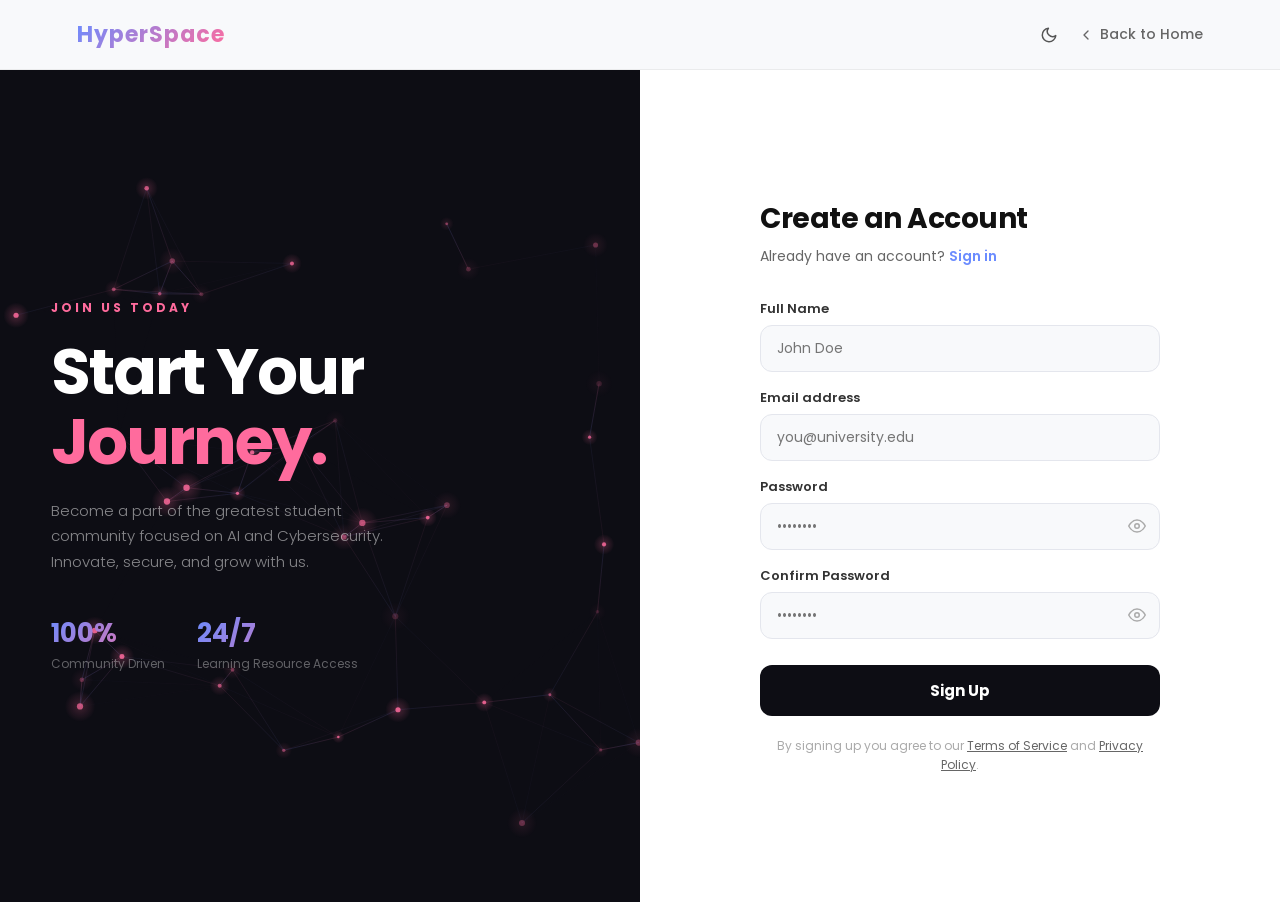
<file: Frontend/signup.html>
<!DOCTYPE html>
<html lang="en">
<head>
  <meta charset="UTF-8" />
  <meta name="viewport" content="width=device-width, initial-scale=1.0" />
  <meta name="description" content="Sign up for HyperSpace — The AI × Cyber student community platform." />
  <title>Sign Up — HyperSpace</title>

  <link href="https://fonts.googleapis.com/css2?family=Poppins:wght@300;400;600;700&display=swap" rel="stylesheet">

  <style>
    *, *::before, *::after { margin: 0; padding: 0; box-sizing: border-box; }

    :root {
      --blue:     #6b8cff;
      --pink:     #ff6b9d;
      --purple:   #a78bff;
      --dark:     #0d0d14;
      --light-bg: #f8f9fb;
      --card-bg:  #ffffff;
      --border:   #e4e6ed;
      --text:     #111;
      --sub:      #666;
    }

    html { scroll-behavior: smooth; }

    body {
      font-family: 'Poppins', sans-serif;
      background: var(--light-bg);
      color: var(--text);
      min-height: 100vh;
      display: flex;
      flex-direction: column;
    }

    /* ── HEADER ── */
    header {
      padding: 18px 6%;
      display: flex;
      justify-content: space-between;
      align-items: center;
      flex-wrap: nowrap;
      gap: 16px;
      background: rgba(248,249,251,0.92);
      backdrop-filter: blur(12px);
      border-bottom: 1px solid rgba(0,0,0,0.06);
      position: sticky;
      top: 0;
      z-index: 100;
    }

    .logo {
      font-weight: 700;
      font-size: 22px;
      letter-spacing: 1px;
      background: linear-gradient(135deg, var(--blue), var(--pink));
      -webkit-background-clip: text;
      -webkit-text-fill-color: transparent;
      background-clip: text;
      text-decoration: none;
    }

    .header-back {
      font-size: 14px;
      font-weight: 500;
      color: var(--sub);
      text-decoration: none;
      display: flex;
      align-items: center;
      gap: 6px;
      transition: color 0.2s;
    }

    .header-back:hover { color: var(--blue); }

    /* ── MAIN LAYOUT ── */
    main {
      flex: 1;
      display: grid;
      grid-template-columns: 1fr 1fr;
      min-height: calc(100vh - 68px);
    }

    /* ── LEFT PANEL (Brand) ── */
    .auth-brand {
      background: var(--dark);
      display: flex;
      flex-direction: column;
      justify-content: center;
      align-items: flex-start;
      padding: 60px 8%;
      position: relative;
      overflow: hidden;
    }

    #brand-canvas {
      position: absolute;
      inset: 0;
      width: 100%;
      height: 100%;
      z-index: 0;
    }

    .brand-content { position: relative; z-index: 1; }

    .brand-eyebrow {
      font-size: 12px;
      font-weight: 700;
      letter-spacing: 3px;
      text-transform: uppercase;
      color: var(--pink);
      margin-bottom: 20px;
    }

    .brand-title {
      font-size: clamp(36px, 5vw, 64px);
      font-weight: 700;
      color: #fff;
      line-height: 1.1;
      letter-spacing: -2px;
      margin-bottom: 20px;
    }

    .brand-title span { color: var(--pink); }

    .brand-desc {
      font-size: 15px;
      color: rgba(255,255,255,0.5);
      line-height: 1.7;
      max-width: 360px;
      font-weight: 300;
      margin-bottom: 40px;
    }

    .brand-stats {
      display: flex;
      gap: 32px;
      flex-wrap: wrap;
    }

    .bstat .num {
      font-size: 26px;
      font-weight: 700;
      background: linear-gradient(135deg, var(--blue), var(--pink));
      -webkit-background-clip: text;
      -webkit-text-fill-color: transparent;
      background-clip: text;
    }

    .bstat .lbl {
      font-size: 12px;
      color: rgba(255,255,255,0.35);
      font-weight: 400;
      margin-top: 2px;
    }

    /* ── RIGHT PANEL (Form) ── */
    .auth-form-panel {
      display: flex;
      flex-direction: column;
      justify-content: center;
      align-items: center;
      padding: 60px 8%;
      background: #fff;
    }

    .form-box {
      width: 100%;
      max-width: 400px;
    }

    .form-heading {
      font-size: 28px;
      font-weight: 700;
      letter-spacing: -0.5px;
      margin-bottom: 6px;
    }

    .form-sub {
      font-size: 14px;
      color: var(--sub);
      margin-bottom: 32px;
    }

    .form-sub a {
      color: var(--blue);
      text-decoration: none;
      font-weight: 600;
    }

    /* Form fields */
    .field { margin-bottom: 16px; }

    .field label {
      display: block;
      font-size: 13px;
      font-weight: 600;
      margin-bottom: 6px;
      color: #333;
    }

    .field input {
      width: 100%;
      padding: 12px 16px;
      border: 1.5px solid var(--border);
      border-radius: 12px;
      font-size: 14px;
      font-family: inherit;
      color: var(--text);
      background: var(--light-bg);
      outline: none;
      transition: border-color 0.2s, box-shadow 0.2s;
    }

    .field input:focus {
      border-color: var(--blue);
      background: #fff;
      box-shadow: 0 0 0 3px rgba(107,140,255,0.12);
    }

    /* Password wrapper */
    .pw-wrap { position: relative; }
    .pw-wrap input { padding-right: 44px; }

    .pw-toggle {
      position: absolute;
      right: 14px;
      top: 50%;
      transform: translateY(-50%);
      background: none;
      border: none;
      cursor: pointer;
      color: #aaa;
      padding: 0;
      display: flex;
      align-items: center;
      transition: color 0.2s;
    }

    .pw-toggle:hover { color: var(--blue); }

    /* Submit */
    .btn-submit {
      width: 100%;
      padding: 14px;
      background: var(--dark);
      color: #fff;
      border: none;
      border-radius: 12px;
      font-size: 15px;
      font-weight: 700;
      font-family: inherit;
      cursor: pointer;
      transition: background 0.25s, transform 0.15s;
      margin-bottom: 20px;
      margin-top: 10px;
    }

    .btn-submit:hover {
      background: var(--blue);
      transform: translateY(-2px);
    }

    /* Terms */
    .terms {
      font-size: 12px;
      color: #aaa;
      text-align: center;
      line-height: 1.6;
    }

    .terms a { color: var(--sub); text-decoration: underline; }

    /* ── RESPONSIVE ── */
    @media (max-width: 800px) {
      main { grid-template-columns: 1fr; }
      .auth-brand { display: none; }
      .auth-form-panel { padding: 40px 6%; }
    }

    /* ── AUTH FEEDBACK ── */
    .field-error {
      font-size: 12px;
      color: #e85555;
      margin-top: 6px;
      display: none;
    }

    .field input.invalid {
      border-color: #e85555;
      box-shadow: 0 0 0 3px rgba(232,85,85,0.1);
    }

    .field input.valid {
      border-color: #3ecf8e;
      box-shadow: 0 0 0 3px rgba(62,207,142,0.1);
    }

    /* Toast */
    .toast {
      position: fixed;
      top: 88px;
      right: 24px;
      padding: 14px 20px;
      border-radius: 14px;
      font-size: 14px;
      font-weight: 600;
      display: flex;
      align-items: center;
      gap: 10px;
      z-index: 999;
      opacity: 0;
      transform: translateY(-10px);
      transition: opacity 0.3s, transform 0.3s;
      pointer-events: none;
    }

    .toast.show { opacity: 1; transform: translateY(0); }

    .toast.success {
      background: #0d0d14;
      color: #3ecf8e;
      border: 1px solid rgba(62,207,142,0.25);
    }

    .toast.error {
      background: #0d0d14;
      color: #ff6b6b;
      border: 1px solid rgba(255,107,107,0.25);
    }

    /* Button loading state */
    .btn-submit.loading {
      opacity: 0.75;
      cursor: not-allowed;
      background: var(--blue);
      pointer-events: none;
    }

    .btn-submit.loading::after {
      content: '';
      display: inline-block;
      width: 14px;
      height: 14px;
      border: 2px solid rgba(255,255,255,0.4);
      border-top-color: #fff;
      border-radius: 50%;
      animation: spin 0.7s linear infinite;
      margin-left: 10px;
      vertical-align: middle;
    }

    @keyframes spin { to { transform: rotate(360deg); } }
  </style>
  <link rel="stylesheet" href="dark-mode.css">
  <script src="dark-mode.js"></script>
</head>
<body>

<!-- ── HEADER ── -->
<header>
  <a href="index.html" class="logo">HyperSpace</a>
  <div style="display:flex; align-items:center; gap:20px;">
    <button onclick="toggleDarkMode()" style="background:none; border:none; cursor:pointer; color: #555; display:flex; align-items:center;" title="Toggle Dark Mode">
      <svg width="18" height="18" viewBox="0 0 24 24" fill="none" stroke="currentColor" stroke-width="2" stroke-linecap="round" stroke-linejoin="round"><path d="M21 12.79A9 9 0 1 1 11.21 3 7 7 0 0 0 21 12.79z"/></svg>
    </button>
    <a href="index.html" class="header-back">
      <svg width="16" height="16" viewBox="0 0 24 24" fill="none" stroke="currentColor" stroke-width="2" stroke-linecap="round" stroke-linejoin="round"><polyline points="15 18 9 12 15 6"/></svg>
      Back to Home
    </a>
  </div>
</header>

<main>

  <!-- ── LEFT: BRAND PANEL ── -->
  <div class="auth-brand">
    <canvas id="brand-canvas"></canvas>
    <div class="brand-content">
      <div class="brand-eyebrow">Join Us Today</div>
      <h1 class="brand-title">Start Your<br><span>Journey.</span></h1>
      <p class="brand-desc">
        Become a part of the greatest student community focused on AI and Cybersecurity. Innovate, secure, and grow with us.
      </p>
      <div class="brand-stats">
        <div class="bstat">
          <div class="num">100%</div>
          <div class="lbl">Community Driven</div>
        </div>
        <div class="bstat">
          <div class="num">24/7</div>
          <div class="lbl">Learning Resource Access</div>
        </div>
      </div>
    </div>
  </div>

  <!-- ── RIGHT: FORM PANEL ── -->
  <div class="auth-form-panel">
    <div class="form-box">

      <h2 class="form-heading">Create an Account</h2>
      <p class="form-sub">Already have an account? <a href="authentication.html">Sign in</a></p>

      <!-- Email/Password Form -->
      <form id="signup-form" onsubmit="handleSignup(event)">
        <div class="field" id="field-name">
          <label for="name">Full Name</label>
          <input type="text" id="name" placeholder="John Doe" autocomplete="name" />
          <div class="field-error" id="err-name"></div>
        </div>

        <div class="field" id="field-email">
          <label for="email">Email address</label>
          <input type="email" id="email" placeholder="you@university.edu" autocomplete="email" />
          <div class="field-error" id="err-email"></div>
        </div>

        <div class="field">
          <label for="password">Password</label>
          <div class="pw-wrap">
            <input type="password" id="password" placeholder="••••••••" autocomplete="new-password" />
            <button type="button" class="pw-toggle" onclick="togglePassword('password', 'eye-icon-1')" aria-label="Toggle password visibility">
              <svg id="eye-icon-1" width="18" height="18" viewBox="0 0 24 24" fill="none" stroke="currentColor" stroke-width="2" stroke-linecap="round" stroke-linejoin="round">
                <path d="M1 12s4-8 11-8 11 8 11 8-4 8-11 8-11-8-11-8z"/>
                <circle cx="12" cy="12" r="3"/>
              </svg>
            </button>
          </div>
          <div class="field-error" id="err-password"></div>
        </div>
        
        <div class="field">
          <label for="confirm-password">Confirm Password</label>
          <div class="pw-wrap">
            <input type="password" id="confirm-password" placeholder="••••••••" autocomplete="new-password" />
            <button type="button" class="pw-toggle" onclick="togglePassword('confirm-password', 'eye-icon-2')" aria-label="Toggle password visibility">
              <svg id="eye-icon-2" width="18" height="18" viewBox="0 0 24 24" fill="none" stroke="currentColor" stroke-width="2" stroke-linecap="round" stroke-linejoin="round">
                <path d="M1 12s4-8 11-8 11 8 11 8-4 8-11 8-11-8-11-8z"/>
                <circle cx="12" cy="12" r="3"/>
              </svg>
            </button>
          </div>
          <div class="field-error" id="err-confirm-password"></div>
        </div>

        <button type="submit" class="btn-submit">Sign Up</button>

        <p class="terms">
          By signing up you agree to our <a href="#">Terms of Service</a> and <a href="#">Privacy Policy</a>.
        </p>
      </form>

    </div>
  </div>

</main>

<!-- Toast notification -->
<div class="toast" id="toast"></div>

<script>
  // ── HELPERS ──
  function showToast(msg, type = 'error') {
    const t = document.getElementById('toast');
    t.textContent = (type === 'success' ? '✔ ' : '✖ ') + msg;
    t.className = `toast ${type} show`;
    setTimeout(() => t.classList.remove('show'), 3500);
  }

  function setFieldState(inputEl, errEl, isValid, msg = '') {
    inputEl.classList.toggle('invalid', !isValid);
    inputEl.classList.toggle('valid',  isValid);
    errEl.textContent = msg;
    errEl.style.display = msg ? 'block' : 'none';
  }

  function clearField(inputEl, errEl) {
    inputEl.classList.remove('invalid', 'valid');
    errEl.style.display = 'none';
  }

  // Live clear on input
  ['name', 'email', 'password', 'confirm-password'].forEach(id => {
    const el = document.getElementById(id);
    if (el) {
      el.addEventListener('input', function() {
        clearField(this, document.getElementById('err-' + id));
      });
    }
  });

  // ── PASSWORD TOGGLE ──
  function togglePassword(inputId, iconId) {
    const input = document.getElementById(inputId);
    const icon  = document.getElementById(iconId);
    if (input.type === 'password') {
      input.type = 'text';
      icon.innerHTML = `<path d="M17.94 17.94A10.07 10.07 0 0 1 12 20c-7 0-11-8-11-8a18.45 18.45 0 0 1 5.06-5.94"/><path d="M9.9 4.24A9.12 9.12 0 0 1 12 4c7 0 11 8 11 8a18.5 18.5 0 0 1-2.16 3.19"/><line x1="1" y1="1" x2="23" y2="23"/>`;
    } else {
      input.type = 'password';
      icon.innerHTML = `<path d="M1 12s4-8 11-8 11 8 11 8-4 8-11 8-11-8-11-8z"/><circle cx="12" cy="12" r="3"/>`;
    }
  }

  // ── SIGNUP HANDLER ──
  function handleSignup(e) {
    e.preventDefault();
    const nameEl     = document.getElementById('name');
    const emailEl    = document.getElementById('email');
    const passEl     = document.getElementById('password');
    const cPassEl    = document.getElementById('confirm-password');
    const btn        = document.querySelector('.btn-submit');

    // Errors
    const errName    = document.getElementById('err-name');
    const errEmail   = document.getElementById('err-email');
    const errPass    = document.getElementById('err-password');
    const errCPass   = document.getElementById('err-confirm-password');

    clearField(nameEl, errName);
    clearField(emailEl, errEmail);
    clearField(passEl, errPass);
    clearField(cPassEl, errCPass);

    const name     = nameEl.value.trim();
    const email    = emailEl.value.trim().toLowerCase();
    const password = passEl.value;
    const cPass    = cPassEl.value;

    let valid = true;

    if (!name) {
      setFieldState(nameEl, errName, false, 'Full name is required.');
      valid = false;
    }

    if (!email) {
      setFieldState(emailEl, errEmail, false, 'Email address is required.');
      valid = false;
    } else if (!/^[^\s@]+@[^\s@]+\.[^\s@]+$/.test(email)) {
      setFieldState(emailEl, errEmail, false, 'Enter a valid email address.');
      valid = false;
    }

    if (!password) {
      setFieldState(passEl, errPass, false, 'Password is required.');
      valid = false;
    } else if (password.length < 6) {
      setFieldState(passEl, errPass, false, 'Password must be at least 6 characters.');
      valid = false;
    }

    if (!cPass) {
      setFieldState(cPassEl, errCPass, false, 'Please confirm your password.');
      valid = false;
    } else if (password !== cPass) {
      setFieldState(cPassEl, errCPass, false, 'Passwords do not match.');
      valid = false;
    }

    if (!valid) return;

    btn.classList.add('loading');
    btn.textContent = 'Creating Account...';

    // Check if user already exists
    const storedUsersStr = localStorage.getItem('hs_users');
    let storedUsers = storedUsersStr ? JSON.parse(storedUsersStr) : [];
    
    // Existing hardcoded users for logic parity
    const USERS = [
      { email: 'yuvaraj21@gmail.com' },
      { email: 'alice@mit.edu' },
      { email: 'bob@iit.ac.in' },
      { email: 'zara@stanford.edu' },
      { email: 'dev@hyperspace.dev' }
    ];

    const ALL_USERS = [...USERS, ...storedUsers];

    setTimeout(() => {
      if (ALL_USERS.some(u => u.email === email)) {
        btn.classList.remove('loading');
        btn.textContent = 'Sign Up';
        setFieldState(emailEl, errEmail, false, 'Account with this email already exists.');
        showToast('Signup failed. Email already in use.', 'error');
        return;
      }

      // Create new user
      const newUser = {
        name: name,
        email: email,
        password: password,
        role: 'Student' // Default role
      };

      storedUsers.push(newUser);
      localStorage.setItem('hs_users', JSON.stringify(storedUsers));

      // Auto login user
      const session = { name: newUser.name, email: newUser.email, role: newUser.role, ts: Date.now() };
      localStorage.setItem('hs_user', JSON.stringify(session));

      setFieldState(nameEl, errName, true);
      setFieldState(emailEl, errEmail, true);
      setFieldState(passEl, errPass, true);
      setFieldState(cPassEl, errCPass, true);

      showToast(`Account created successfully! Welcome, ${newUser.name}.`, 'success');
      btn.textContent = '✔ Signed Up';
      
      setTimeout(() => { window.location.href = 'index.html'; }, 1800);
    }, 600);
  }

  // ── NEURAL NETWORK (Brand Panel) ──
  const canvas = document.getElementById('brand-canvas');
  if (canvas) {
    const ctx   = canvas.getContext('2d');
    const NODES = 40, RANGE = 150;
    let nodes   = [];

    function resize() {
      canvas.width  = canvas.offsetWidth;
      canvas.height = canvas.offsetHeight;
    }

    function init() {
      nodes = [];
      for (let i = 0; i < NODES; i++) {
        nodes.push({
          x: Math.random() * canvas.width,
          y: Math.random() * canvas.height,
          dx: (Math.random() - 0.5) * 0.5,
          dy: (Math.random() - 0.5) * 0.5,
          r:  Math.random() * 2 + 1.2,
          pulse: Math.random() * Math.PI * 2
        });
      }
    }

    function draw() {
      ctx.clearRect(0, 0, canvas.width, canvas.height);
      const t = Date.now() * 0.001;
      for (let i = 0; i < nodes.length; i++) {
        for (let j = i + 1; j < nodes.length; j++) {
          const a = nodes[i], b = nodes[j];
          const d = Math.hypot(a.x - b.x, a.y - b.y);
          if (d < RANGE) {
            const alpha = (1 - d / RANGE) * 0.22;
            const g = ctx.createLinearGradient(a.x, a.y, b.x, b.y);
            g.addColorStop(0, `rgba(255,107,157,${alpha})`);
            g.addColorStop(1, `rgba(107,140,255,${alpha})`);
            ctx.beginPath(); ctx.moveTo(a.x, a.y); ctx.lineTo(b.x, b.y);
            ctx.strokeStyle = g; ctx.lineWidth = 1; ctx.stroke();
          }
        }
      }
      nodes.forEach(n => {
        const glow = 0.5 + 0.35 * Math.sin(t * 1.4 + n.pulse);
        const aura = ctx.createRadialGradient(n.x, n.y, 0, n.x, n.y, n.r * 5);
        aura.addColorStop(0, `rgba(255,107,157,${glow * 0.3})`);
        aura.addColorStop(1, 'rgba(255,107,157,0)');
        ctx.beginPath(); ctx.arc(n.x, n.y, n.r * 5, 0, Math.PI * 2);
        ctx.fillStyle = aura; ctx.fill();
        ctx.beginPath(); ctx.arc(n.x, n.y, n.r, 0, Math.PI * 2);
        ctx.fillStyle = `rgba(255,107,157,${glow})`; ctx.fill();
        n.x += n.dx; n.y += n.dy;
        if (n.x < 0 || n.x > canvas.width)  n.dx *= -1;
        if (n.y < 0 || n.y > canvas.height) n.dy *= -1;
      });
      requestAnimationFrame(draw);
    }

    resize(); init(); draw();
    window.addEventListener('resize', () => { resize(); init(); });
  }
</script>

</body>
</html>
</file>
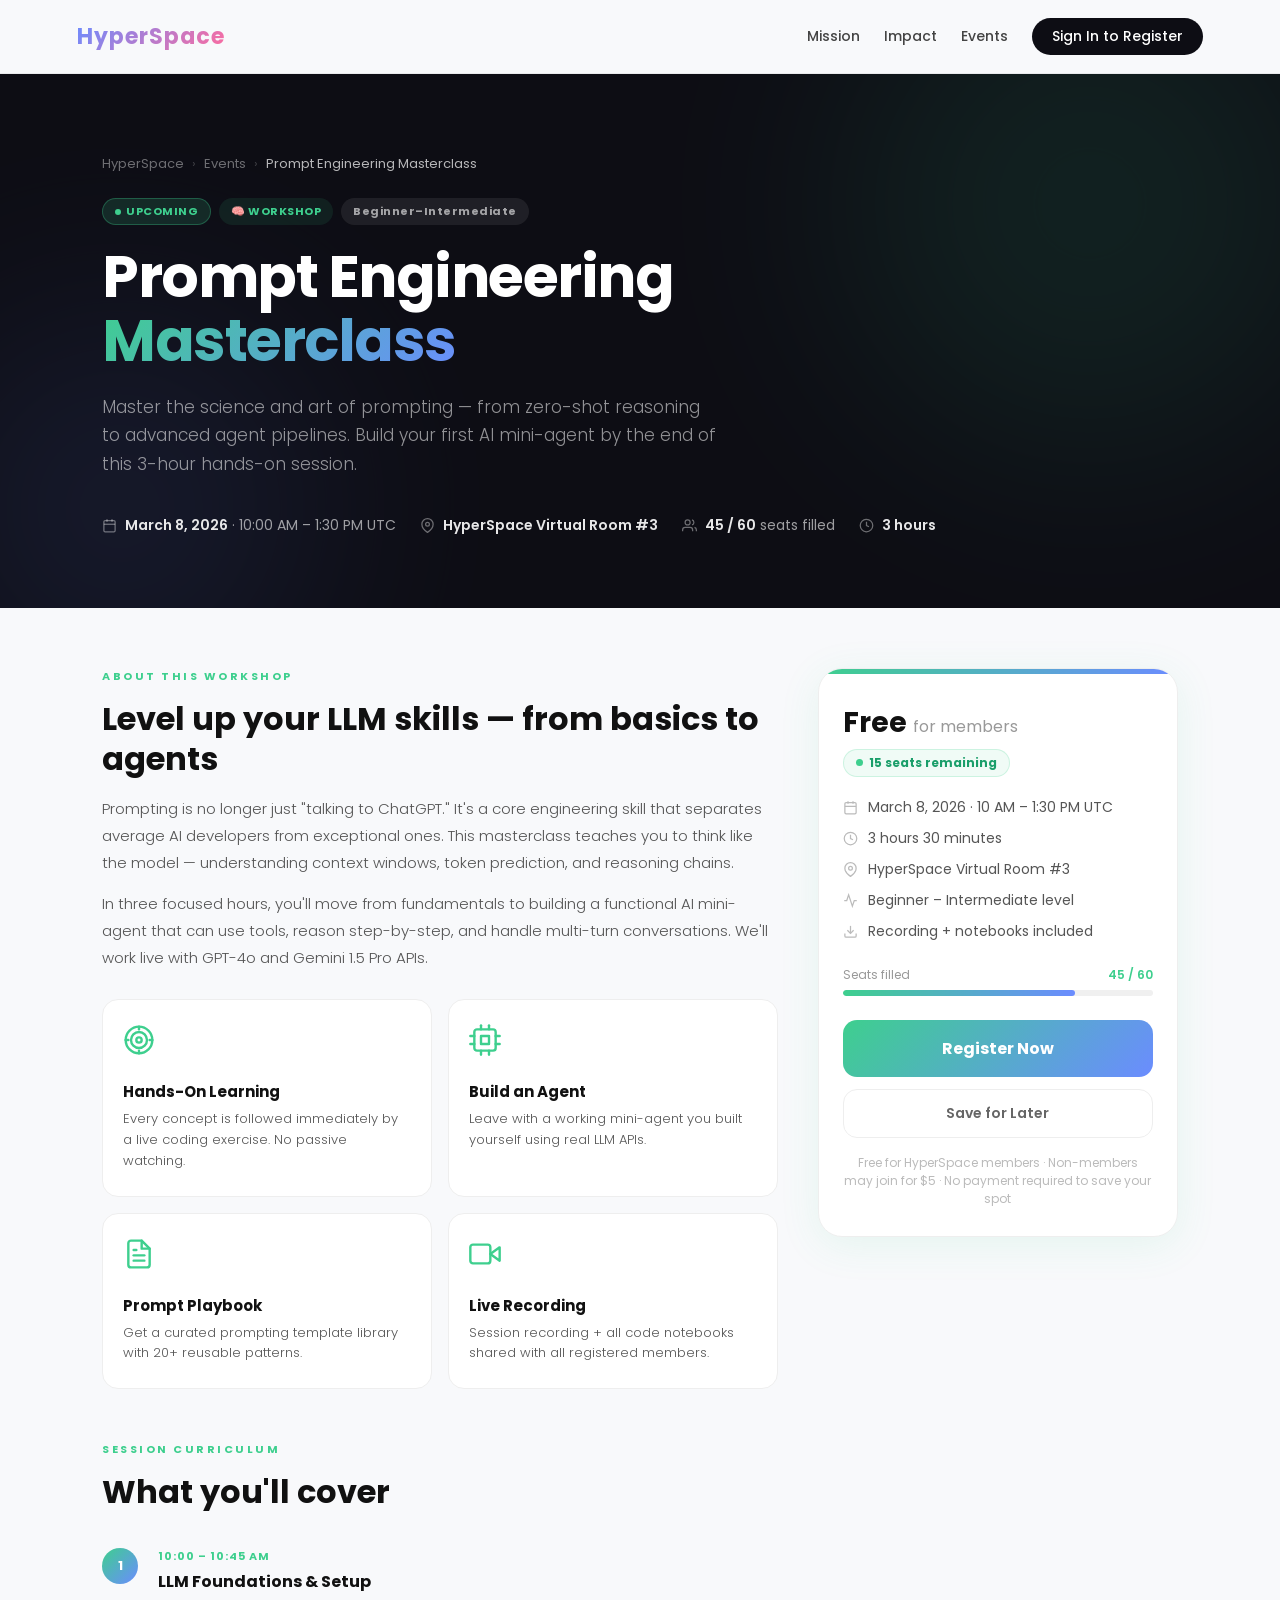
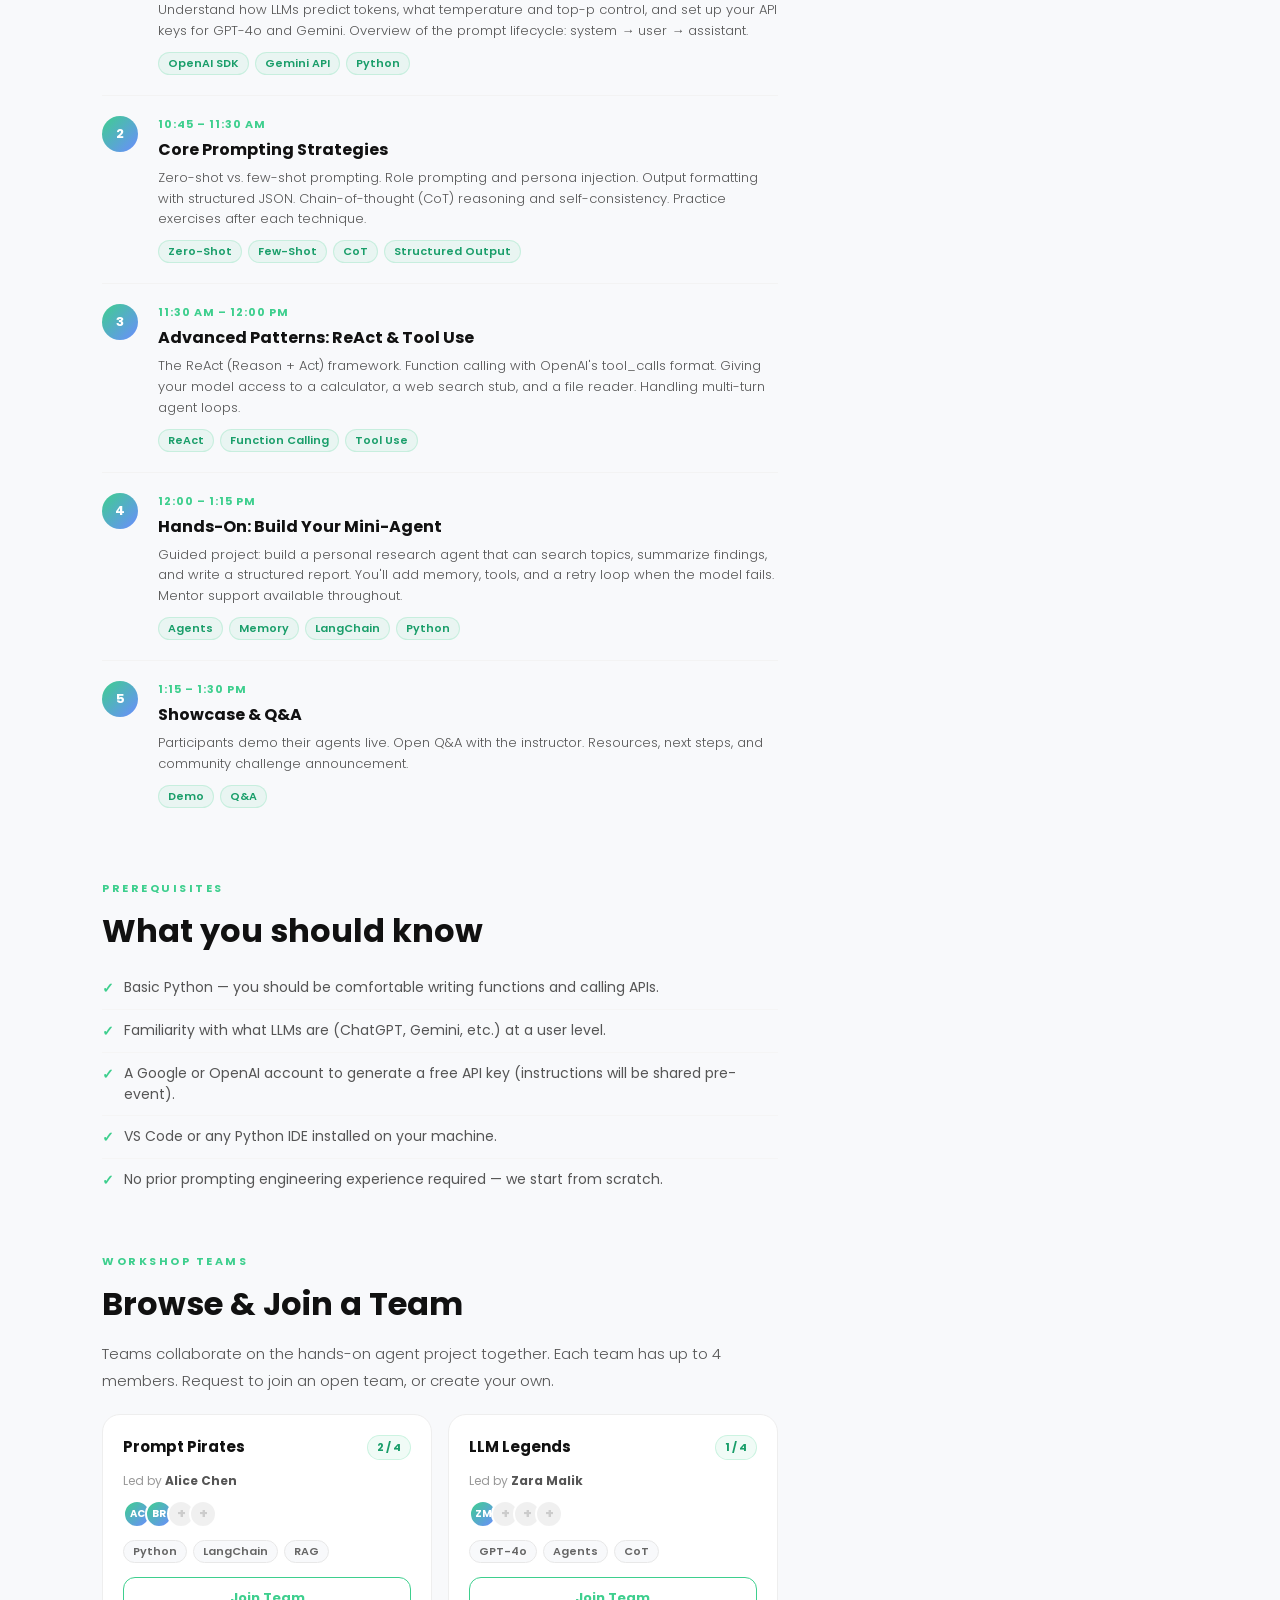
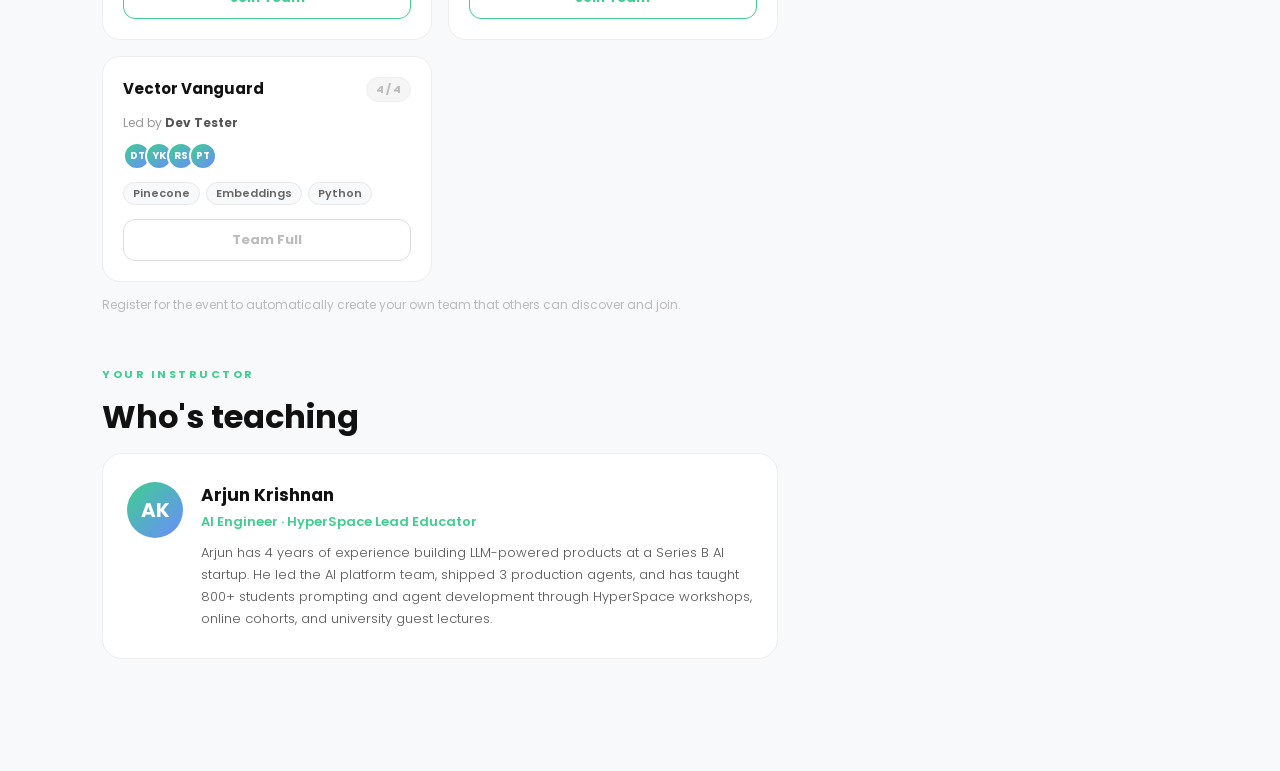
<file: Frontend/workshop_detail.html>
<!DOCTYPE html>
<html lang="en">
<head>
  <meta charset="UTF-8" />
  <meta name="viewport" content="width=device-width, initial-scale=1.0" />
  <meta name="description" content="Prompt Engineering Masterclass — HyperSpace Workshop. Master LLM prompting from zero-shot to chain-of-thought and build your first AI agent." />
  <title>Prompt Engineering Masterclass — HyperSpace Workshop</title>
  <link href="https://fonts.googleapis.com/css2?family=Poppins:wght@300;400;500;600;700&display=swap" rel="stylesheet">
  <style>
    *, *::before, *::after { margin:0; padding:0; box-sizing:border-box; }
    :root {
      --blue: #6b8cff;
      --pink: #ff6b9d;
      --green: #3ecf8e;
      --dark: #0d0d14;
      --light-bg: #f8f9fb;
      --text-main: #111;
      --text-sub: #555;
      --border: #eee;
    }
    html { scroll-behavior: smooth; }
    body { font-family: 'Poppins', sans-serif; background: var(--light-bg); color: var(--text-main); overflow-x: hidden; }

    /* NAV */
    header {
      padding: 18px 6%; display: flex; justify-content: space-between; align-items: center;
      position: sticky; top: 0; z-index: 200; background: rgba(248,249,251,0.94);
      backdrop-filter: blur(14px); border-bottom: 1px solid rgba(0,0,0,0.06);
    }
    .logo {
      font-weight: 700; font-size: 22px; letter-spacing: 1px;
      background: linear-gradient(135deg, var(--blue), var(--pink));
      -webkit-background-clip: text; -webkit-text-fill-color: transparent; background-clip: text;
      text-decoration: none;
    }
    nav { display: flex; align-items: center; gap: 0; }
    nav a { text-decoration: none; color: #444; font-size: 14px; font-weight: 500; margin-left: 24px; transition: color 0.25s; }
    nav a:hover { color: var(--blue); }
    .nav-cta { background: var(--dark); color: #fff !important; padding: 8px 20px; border-radius: 999px; }
    .nav-cta:hover { background: var(--blue) !important; }
    .back-link {
      display: inline-flex; align-items: center; gap: 6px; font-size: 14px; font-weight: 500;
      color: #777; text-decoration: none; transition: color 0.2s;
    }
    .back-link:hover { color: var(--blue); }

    /* ── HERO BANNER ── */
    .workshop-hero {
      background: var(--dark); padding: 80px 8% 72px; position: relative; overflow: hidden;
    }
    .hero-blob {
      position: absolute; border-radius: 50%; filter: blur(110px); opacity: 0.1; pointer-events: none;
    }
    .hero-blob.a { width: 500px; height: 500px; background: var(--green); top: -120px; right: -60px; }
    .hero-blob.b { width: 400px; height: 400px; background: var(--blue); bottom: -100px; left: -80px; }

    .hero-inner { position: relative; z-index: 1; max-width: 900px; }
    .hero-crumbs { display: flex; align-items: center; gap: 8px; margin-bottom: 24px; }
    .crumb { font-size: 13px; color: rgba(255,255,255,0.4); text-decoration: none; transition: color 0.2s; }
    .crumb:hover { color: rgba(255,255,255,0.8); }
    .crumb-sep { color: rgba(255,255,255,0.2); font-size: 13px; }
    .crumb.current { color: rgba(255,255,255,0.7); }

    .hero-badges { display: flex; gap: 8px; flex-wrap: wrap; margin-bottom: 20px; }
    .badge {
      display: inline-flex; align-items: center; gap: 5px;
      padding: 4px 12px; border-radius: 999px; font-size: 11px; font-weight: 700; letter-spacing: 0.5px;
    }
    .badge-status { background: rgba(62,207,142,0.15); color: var(--green); border: 1px solid rgba(62,207,142,0.3); }
    .badge-status::before { content:''; width:6px;height:6px;border-radius:50%;background:var(--green);display:inline-block; }
    .badge-type { background: rgba(62,207,142,0.1); color: var(--green); }
    .badge-diff { background: rgba(255,255,255,0.08); color: rgba(255,255,255,0.6); }

    .hero-title {
      font-size: clamp(30px, 5vw, 58px); font-weight: 700; line-height: 1.1;
      letter-spacing: -1.5px; color: #fff; margin-bottom: 20px;
    }
    .hero-title .highlight { background: linear-gradient(135deg,var(--green),var(--blue)); -webkit-background-clip:text; -webkit-text-fill-color:transparent; background-clip:text; }
    .hero-subtitle { font-size: 17px; color: rgba(255,255,255,0.55); max-width: 620px; line-height: 1.7; font-weight: 300; margin-bottom: 36px; }

    .hero-meta { display: flex; flex-wrap: wrap; gap: 24px; }
    .meta-item { display: flex; align-items: center; gap: 8px; font-size: 14px; color: rgba(255,255,255,0.6); }
    .meta-item svg { color: rgba(255,255,255,0.4); flex-shrink: 0; }
    .meta-item strong { color: rgba(255,255,255,0.9); font-weight: 600; }

    /* ── CONTENT LAYOUT ── */
    .content-layout {
      display: grid; grid-template-columns: 1fr 360px; gap: 40px;
      padding: 60px 8%; max-width: 1300px; margin: 0 auto; align-items: start;
    }

    /* ── LEFT ── */

    .section-block { margin-bottom: 52px; }
    .section-label { font-size: 11px; font-weight: 700; letter-spacing: 2.5px; text-transform: uppercase; color: var(--green); margin-bottom: 14px; }
    .section-title { font-size: clamp(22px,3vw,32px); font-weight: 700; margin-bottom: 16px; line-height: 1.25; }
    .section-text { font-size: 15px; color: var(--text-sub); line-height: 1.8; font-weight: 300; }
    .section-text + .section-text { margin-top: 14px; }

    /* Highlights grid */
    .highlights-grid { display: grid; grid-template-columns: 1fr 1fr; gap: 16px; margin-top: 28px; }
    .highlight-card {
      background: #fff; border: 1px solid var(--border); border-radius: 16px; padding: 24px 20px;
      transition: transform 0.25s, box-shadow 0.25s; position: relative; overflow: hidden;
    }
    .highlight-card::before { content:''; position:absolute; top:0;left:0;right:0;height:3px; background:linear-gradient(90deg,var(--green),var(--blue)); transform:scaleX(0); transform-origin:left; transition:transform 0.3s; }
    .highlight-card:hover::before { transform:scaleX(1); }
    .highlight-card:hover { transform: translateY(-4px); box-shadow: 0 12px 36px rgba(62,207,142,0.1); }
    .highlight-icon { font-size: 28px; margin-bottom: 12px; }
    .highlight-title { font-size: 15px; font-weight: 700; margin-bottom: 6px; }
    .highlight-text { font-size: 13px; color: var(--text-sub); line-height: 1.6; font-weight: 300; }

    /* Curriculum / Timeline */
    .curriculum { margin-top: 8px; }
    .curriculum-item {
      display: flex; gap: 20px; padding: 20px 0;
      border-bottom: 1px solid #f3f3f3; position: relative;
    }
    .curriculum-item:last-child { border-bottom: none; }
    .curr-num {
      width: 36px; height: 36px; border-radius: 50%; display: flex; align-items: center;
      justify-content: center; font-size: 13px; font-weight: 700; flex-shrink: 0;
      background: linear-gradient(135deg,var(--green),var(--blue)); color: #fff;
    }
    .curr-body { flex: 1; }
    .curr-time { font-size: 11px; font-weight: 700; color: var(--green); letter-spacing: 1px; text-transform: uppercase; margin-bottom: 4px; }
    .curr-title { font-size: 16px; font-weight: 700; margin-bottom: 6px; }
    .curr-desc { font-size: 13px; color: var(--text-sub); line-height: 1.6; font-weight: 300; }
    .curr-tags { display: flex; gap: 6px; flex-wrap: wrap; margin-top: 10px; }
    .curr-tag { background: rgba(62,207,142,0.08); color: #1a9e6a; border: 1px solid rgba(62,207,142,0.2); font-size: 11px; font-weight: 600; padding: 2px 9px; border-radius: 999px; }

    /* Prerequisites */
    .prereq-list { list-style: none; margin-top: 6px; }
    .prereq-list li {
      display: flex; align-items: flex-start; gap: 10px; padding: 10px 0;
      border-bottom: 1px solid #f5f5f5; font-size: 14px; color: var(--text-sub); line-height: 1.5;
    }
    .prereq-list li:last-child { border-bottom: none; }
    .prereq-list li::before { content:'✓'; color: var(--green); font-weight: 700; flex-shrink: 0; margin-top: 1px; }

    /* Instructor */
    .instructor-card {
      background: #fff; border: 1px solid var(--border); border-radius: 20px; padding: 28px 24px;
      display: flex; gap: 18px; align-items: flex-start; margin-top: 8px;
    }
    .instructor-avatar {
      width: 56px; height: 56px; border-radius: 50%; flex-shrink: 0;
      background: linear-gradient(135deg,var(--green),var(--blue));
      display: flex; align-items: center; justify-content: center;
      font-size: 20px; font-weight: 700; color: #fff;
    }
    .instructor-name { font-size: 17px; font-weight: 700; margin-bottom: 4px; }
    .instructor-role { font-size: 13px; color: var(--green); font-weight: 600; margin-bottom: 10px; }
    .instructor-bio { font-size: 13px; color: var(--text-sub); line-height: 1.7; font-weight: 300; }

    /* ── RIGHT STICKY CARD ── */
    .register-card {
      position: sticky; top: 88px; background: #fff; border: 1px solid var(--border);
      border-radius: 24px; overflow: hidden;
      box-shadow: 0 8px 40px rgba(62,207,142,0.1);
    }
    .register-card-accent { height: 5px; background: linear-gradient(90deg,var(--green),var(--blue)); }
    .register-card-body { padding: 28px 24px; }

    .reg-price { font-size: 28px; font-weight: 700; color: var(--text-main); margin-bottom: 4px; }
    .reg-price span { font-size: 16px; font-weight: 400; color: #999; }
    .reg-seats {
      display: inline-flex; align-items: center; gap: 6px;
      background: rgba(62,207,142,0.08); color: #1a9e6a; border: 1px solid rgba(62,207,142,0.2);
      border-radius: 999px; padding: 4px 12px; font-size: 12px; font-weight: 700;
      margin-bottom: 20px;
    }
    .seats-dot { width:7px;height:7px;border-radius:50%;background:var(--green);animation:pulse 1.2s ease-in-out infinite; }
    @keyframes pulse{0%,100%{opacity:1;transform:scale(1)}50%{opacity:.5;transform:scale(1.3)}}

    .reg-details { margin-bottom: 24px; display: flex; flex-direction: column; gap: 10px; }
    .reg-detail { display: flex; align-items: center; gap: 10px; font-size: 14px; color: #555; }
    .reg-detail svg { color: #bbb; flex-shrink: 0; }

    .seat-bar-wrap { margin-bottom: 24px; }
    .seat-bar-label { display: flex; justify-content: space-between; font-size: 12px; color: #999; margin-bottom: 6px; }
    .seat-bar-label span:last-child { font-weight: 600; color: var(--green); }
    .seat-bar { height: 6px; background: #f0f0f0; border-radius: 3px; overflow: hidden; }
    .seat-bar-fill { height: 100%; width: 75%; background: linear-gradient(90deg,var(--green),var(--blue)); border-radius: 3px; }

    .btn-register-main {
      width: 100%; padding: 16px; border-radius: 14px;
      background: linear-gradient(135deg,var(--green),var(--blue));
      color: #fff; font-family: inherit; font-size: 16px; font-weight: 700;
      border: none; cursor: pointer; transition: opacity 0.2s, transform 0.2s;
      margin-bottom: 12px;
    }
    .btn-register-main:hover { opacity: 0.9; transform: translateY(-2px); }

    .btn-save {
      width: 100%; padding: 13px; border-radius: 14px;
      background: transparent; border: 1.5px solid var(--border);
      color: #666; font-family: inherit; font-size: 14px; font-weight: 600;
      cursor: pointer; transition: border-color 0.2s, color 0.2s;
    }
    .btn-save:hover { border-color: var(--green); color: var(--green); }

    .reg-note { text-align: center; font-size: 12px; color: #bbb; margin-top: 16px; line-height: 1.5; }

    /* ── REGISTER MODAL ── */
    .modal-overlay {
      position: fixed; inset: 0; background: rgba(0,0,0,0.55); z-index: 500;
      display: flex; align-items: center; justify-content: center; padding: 24px;
      opacity: 0; visibility: hidden; transition: opacity 0.3s, visibility 0.3s;
      backdrop-filter: blur(4px);
    }
    .modal-overlay.open { opacity: 1; visibility: visible; }
    .modal {
      background: #fff; border-radius: 24px; width: 100%; max-width: 520px;
      position: relative; transform: translateY(24px) scale(0.97);
      transition: transform 0.3s cubic-bezier(.22,.7,0,1);
      box-shadow: 0 32px 80px rgba(0,0,0,0.2); overflow: hidden;
    }
    .modal-overlay.open .modal { transform: translateY(0) scale(1); }
    .modal-top { background: linear-gradient(135deg,var(--green),var(--blue)); padding: 32px 32px 28px; color: #fff; }
    .modal-top h2 { font-size: 22px; font-weight: 700; margin-bottom: 6px; }
    .modal-top p { font-size: 14px; opacity: 0.8; line-height: 1.5; }
    .modal-close {
      position: absolute; top: 16px; right: 16px; background: rgba(255,255,255,0.2);
      border: none; border-radius: 50%; width: 32px; height: 32px;
      display: flex; align-items: center; justify-content: center; cursor: pointer;
      font-size: 16px; color: #fff; transition: background 0.2s;
    }
    .modal-close:hover { background: rgba(255,255,255,0.35); }

    .modal-body { padding: 28px 32px 32px; }
    .form-row { margin-bottom: 18px; }
    .form-row.two-col { display: grid; grid-template-columns: 1fr 1fr; gap: 14px; }
    label { display: block; font-size: 12px; font-weight: 700; letter-spacing: 1px; text-transform: uppercase; color: #999; margin-bottom: 7px; }
    input[type=text], input[type=email], select, textarea {
      width: 100%; padding: 11px 14px; border-radius: 12px; border: 1.5px solid var(--border);
      font-family: inherit; font-size: 14px; color: var(--text-main);
      outline: none; transition: border-color 0.2s, box-shadow 0.2s; background: #fff;
    }
    input:focus, select:focus, textarea:focus { border-color: var(--green); box-shadow: 0 0 0 3px rgba(62,207,142,0.12); }
    textarea { resize: vertical; min-height: 80px; }
    .form-check { display: flex; align-items: flex-start; gap: 10px; font-size: 13px; color: var(--text-sub); line-height: 1.5; margin-bottom: 20px; }
    .form-check input[type=checkbox] { width: 16px; height: 16px; accent-color: var(--green); margin-top: 1px; flex-shrink: 0; }
    .form-submit {
      width: 100%; padding: 15px; border-radius: 14px;
      background: linear-gradient(135deg,var(--green),var(--blue));
      color: #fff; font-family: inherit; font-size: 15px; font-weight: 700;
      border: none; cursor: pointer; transition: opacity 0.2s, transform 0.2s;
    }
    .form-submit:hover { opacity: 0.9; transform: translateY(-1px); }

    /* Success state */
    .success-state { text-align: center; padding: 20px 0; display: none; }
    .success-icon { margin-bottom: 16px; }
    .success-state h3 { font-size: 22px; font-weight: 700; margin-bottom: 10px; }
    .success-state p { font-size: 14px; color: var(--text-sub); line-height: 1.6; }

    /* Member count step */
    .step-title { font-size: 15px; font-weight: 700; margin-bottom: 16px; color: var(--text-main); }
    .member-count-row {
      display: grid; grid-template-columns: repeat(4, 1fr); gap: 10px; margin-bottom: 24px;
    }
    .mc-btn {
      padding: 14px 0; border-radius: 14px; border: 2px solid var(--border);
      background: var(--light-bg); font-family: inherit; font-size: 20px; font-weight: 700;
      color: #aaa; cursor: pointer; transition: border-color 0.2s, color 0.2s, background 0.2s;
      text-align: center; position: relative;
    }
    .mc-btn small { display: block; font-size: 10px; font-weight: 600; letter-spacing: 1px; text-transform: uppercase; margin-top: 2px; color: inherit; }
    .mc-btn:hover { border-color: var(--green); color: var(--green); background: rgba(62,207,142,0.05); }
    .mc-btn.selected { border-color: var(--green); color: var(--green); background: rgba(62,207,142,0.08); }
    .mc-btn.selected small { color: var(--green); }
    .mc-note { font-size: 12px; color: #bbb; margin-bottom: 20px; line-height: 1.5; }
    .btn-next {
      width: 100%; padding: 14px; border-radius: 14px;
      background: linear-gradient(135deg, var(--green), var(--blue));
      color: #fff; font-family: inherit; font-size: 15px; font-weight: 700;
      border: none; cursor: pointer; transition: opacity 0.2s, transform 0.2s;
    }
    .btn-next:hover { opacity: 0.9; transform: translateY(-1px); }

    /* Member sections */
    .member-section {
      border: 1.5px solid var(--border); border-radius: 16px; padding: 20px;
      margin-bottom: 16px; position: relative;
    }
    .member-section.primary { border-color: rgba(62,207,142,0.4); background: rgba(62,207,142,0.02); }
    .member-label {
      display: flex; align-items: center; gap: 8px; font-size: 12px; font-weight: 700;
      letter-spacing: 1.5px; text-transform: uppercase; color: var(--green); margin-bottom: 16px;
    }
    .member-num {
      width: 22px; height: 22px; border-radius: 50%; background: linear-gradient(135deg, var(--green), var(--blue));
      color: #fff; font-size: 11px; font-weight: 700; display: inline-flex; align-items: center; justify-content: center;
    }
    .btn-back {
      background: none; border: none; color: #bbb; font-size: 13px; font-weight: 600;
      cursor: pointer; font-family: inherit; margin-bottom: 16px; display: flex; align-items: center; gap: 5px;
      padding: 0; transition: color 0.2s;
    }
    .btn-back:hover { color: var(--green); }

    /* ── TEAMS SECTION ── */
    .teams-grid { display: grid; grid-template-columns: 1fr 1fr; gap: 16px; margin-top: 8px; }
    .team-card {
      background: #fff; border: 1.5px solid var(--border); border-radius: 18px; padding: 20px;
      transition: transform 0.22s, box-shadow 0.22s, border-color 0.2s; position: relative; overflow: hidden;
    }
    .team-card:hover { transform: translateY(-4px); box-shadow: 0 12px 36px rgba(62,207,142,0.1); border-color: rgba(62,207,142,0.35); }
    .team-card-top { display: flex; justify-content: space-between; align-items: flex-start; margin-bottom: 12px; }
    .team-name { font-size: 15px; font-weight: 700; color: var(--text-main); }
    .team-size-badge {
      font-size: 11px; font-weight: 700; padding: 3px 9px; border-radius: 999px;
      background: rgba(62,207,142,0.08); color: #1a9e6a; border: 1px solid rgba(62,207,142,0.2); white-space: nowrap;
    }
    .team-size-badge.full { background: rgba(0,0,0,0.04); color: #bbb; border-color: #eee; }
    .team-leader { font-size: 12px; color: #999; margin-bottom: 10px; }
    .team-leader strong { color: var(--text-sub); }
    .avatar-stack { display: flex; margin-bottom: 12px; }
    .av {
      width: 28px; height: 28px; border-radius: 50%; border: 2px solid #fff;
      background: linear-gradient(135deg, var(--green), var(--blue));
      display: flex; align-items: center; justify-content: center;
      font-size: 10px; font-weight: 700; color: #fff; margin-left: -6px;
      flex-shrink: 0;
    }
    .av:first-child { margin-left: 0; }
    .av.empty { background: #f0f0f0; color: #ccc; font-size: 14px; }
    .team-skills { display: flex; gap: 6px; flex-wrap: wrap; margin-bottom: 14px; }
    .team-skill { background: var(--light-bg); border: 1px solid #e8e8e8; color: #666; font-size: 11px; font-weight: 600; padding: 2px 9px; border-radius: 999px; }
    .btn-join {
      width: 100%; padding: 10px; border-radius: 12px; font-family: inherit; font-size: 13px; font-weight: 700;
      border: 1.5px solid var(--green); background: transparent; color: var(--green);
      cursor: pointer; transition: background 0.2s, color 0.2s;
    }
    .btn-join:hover { background: rgba(62,207,142,0.1); }
    .btn-join:disabled { border-color: #ddd; color: #bbb; cursor: default; background: transparent; }
    .btn-join.requested { border-color: var(--blue); color: var(--blue); }
    .btn-join.requested:hover { background: rgba(107,140,255,0.08); }
    .btn-join.member   { border-color: #3ecf8e; color: #1a9e6a; background: rgba(62,207,142,0.08); }
    .btn-manage {
      width: 100%; padding: 10px; border-radius: 12px; font-family: inherit; font-size: 13px; font-weight: 700;
      border: none; background: linear-gradient(135deg, var(--green), var(--blue));
      color: #fff; cursor: pointer; transition: opacity 0.2s;
    }
    .btn-manage:hover { opacity: 0.88; }
    /* Toast */
    .hs-toast {
      position: fixed; bottom: 24px; left: 50%; transform: translateX(-50%) translateY(20px);
      background: var(--dark); color: #fff; padding: 12px 24px; border-radius: 12px;
      font-size: 14px; font-weight: 600; z-index: 9999;
      opacity: 0; transition: opacity 0.3s, transform 0.3s; pointer-events: none;
    }
    .hs-toast.show { opacity: 1; transform: translateX(-50%) translateY(0); }
    /* Team management modal */
    .mgmt-section { margin-bottom: 20px; }
    .mgmt-section-title { font-size: 11px; font-weight: 700; letter-spacing: 2px; text-transform: uppercase; color: #bbb; margin-bottom: 12px; }
    .mgmt-row {
      display: flex; align-items: center; justify-content: space-between; gap: 10px;
      padding: 10px 12px; border-radius: 12px; background: var(--light-bg); margin-bottom: 8px;
    }
    .mgmt-row:last-child { margin-bottom: 0; }
    .mgmt-name { font-size: 13px; font-weight: 600; color: var(--text-main); }
    .mgmt-email { font-size: 11px; color: #aaa; margin-top: 1px; }
    .mgmt-actions { display: flex; gap: 6px; flex-shrink: 0; }
    .btn-approve {
      padding: 5px 12px; border-radius: 8px; font-family: inherit; font-size: 12px; font-weight: 700;
      border: none; background: rgba(62,207,142,0.12); color: #1a9e6a; cursor: pointer; transition: background 0.18s;
    }
    .btn-approve:hover { background: rgba(62,207,142,0.25); }
    .btn-decline, .btn-remove {
      padding: 5px 12px; border-radius: 8px; font-family: inherit; font-size: 12px; font-weight: 700;
      border: none; background: rgba(232,85,85,0.08); color: #e85555; cursor: pointer; transition: background 0.18s;
    }
    .btn-decline:hover, .btn-remove:hover { background: rgba(232,85,85,0.18); }
    .mgmt-empty { font-size: 13px; color: #ccc; text-align: center; padding: 16px 0; }
    .create-team-row { margin-top: 4px; }
    .btn-create-team {
      width: 100%; padding: 12px; border-radius: 12px; border: 2px dashed var(--border);
      background: transparent; font-family: inherit; font-size: 13px; font-weight: 600;
      color: #aaa; cursor: pointer; transition: border-color 0.2s, color 0.2s;
      display: flex; align-items: center; justify-content: center; gap: 8px;
    }
    .btn-create-team:hover { border-color: var(--green); color: var(--green); }

    /* RESPONSIVE */
    @media (max-width: 1000px) {
      .content-layout { grid-template-columns: 1fr; }
      .register-card { position: static; }
    }
    @media (max-width: 700px) {
      .highlights-grid, .teams-grid { grid-template-columns: 1fr; }
      .modal-body { padding: 20px 20px 24px; }
      .modal-top { padding: 24px 20px 20px; }
      .form-row.two-col { grid-template-columns: 1fr; }
    }
    @media (max-width: 600px) {
      nav > a:not(.nav-cta) { display: none; }
    }

    /* ── PROFILE AVATAR ── */
    .profile-btn {
      display: none; align-items: center; gap: 8px; margin-left: 24px;
      background: none; border: none; cursor: pointer; position: relative; font-family: inherit;
    }
    .profile-avatar {
      width: 36px; height: 36px; border-radius: 50%;
      background: linear-gradient(135deg, var(--blue), var(--pink));
      display: flex; align-items: center; justify-content: center;
      font-size: 13px; font-weight: 700; color: #fff; letter-spacing: 0.5px;
      transition: box-shadow 0.25s, transform 0.2s;
    }
    .profile-btn:hover .profile-avatar { box-shadow: 0 0 0 3px rgba(107,140,255,0.35); transform: scale(1.06); }
    .profile-dropdown {
      display: none; position: absolute; top: calc(100% + 12px); right: 0;
      min-width: 200px; background: #fff; border: 1px solid #eee;
      border-radius: 16px; box-shadow: 0 16px 48px rgba(0,0,0,0.1);
      padding: 8px; z-index: 200; animation: dropIn 0.18s ease;
    }
    @keyframes dropIn { from { opacity:0; transform:translateY(-6px); } to { opacity:1; transform:translateY(0); } }
    .profile-btn.open .profile-dropdown { display: block; }
    .pd-info { padding: 10px 12px 12px; border-bottom: 1px solid #f0f0f0; margin-bottom: 6px; }
    .pd-name { font-size: 14px; font-weight: 700; color: #111; }
    .pd-role { font-size: 12px; color: #888; margin-top: 2px; }
    .pd-item {
      display: flex; align-items: center; gap: 10px; padding: 9px 12px;
      border-radius: 10px; font-size: 13px; font-weight: 500; color: #333;
      text-decoration: none; cursor: pointer; background: none; border: none;
      width: 100%; font-family: inherit; transition: background 0.15s, color 0.15s;
    }
    .pd-item:hover { background: var(--light-bg); color: var(--blue); }
    .pd-item.danger { color: #e85555; }
    .pd-item.danger:hover { background: rgba(232,85,85,0.06); color: #e85555; }
  </style>
  <link rel="stylesheet" href="dark-mode.css">
  <script src="dark-mode.js"></script>
</head>
<body>

<!-- HEADER -->
<header>
  <a href="index.html" class="logo">HyperSpace</a>
  <nav>
    <a href="index.html#motive">Mission</a>
    <a href="index.html#stats">Impact</a>
    <a href="eventregistration.html">Events</a>

    <!-- Guest: shown when NOT logged in -->
    <a href="authentication.html" class="nav-cta" id="nav-signin"
       style="display:none;" title="Sign in to register">Sign In to Register</a>

    <!-- Member: shown when logged in -->
    <div class="profile-btn" id="profile-btn" onclick="toggleProfileMenu(event)" role="button" tabindex="0">
      <div class="profile-avatar" id="profile-initials">?</div>
      <div class="profile-dropdown" id="profile-dropdown">
        <div class="pd-info">
          <div class="pd-name" id="pd-name">—</div>
          <div class="pd-role" id="pd-role">—</div>
        </div>
        <a href="profile.html" class="pd-item">
          <svg width="14" height="14" viewBox="0 0 24 24" fill="none" stroke="currentColor" stroke-width="2" stroke-linecap="round" stroke-linejoin="round"><path d="M20 21v-2a4 4 0 0 0-4-4H8a4 4 0 0 0-4 4v2"/><circle cx="12" cy="7" r="4"/></svg>
          My Profile
        </a>
        <a href="eventregistration.html" class="pd-item">
          <svg width="14" height="14" viewBox="0 0 24 24" fill="none" stroke="currentColor" stroke-width="2" stroke-linecap="round" stroke-linejoin="round"><rect x="3" y="4" width="18" height="18" rx="2"/><line x1="16" y1="2" x2="16" y2="6"/><line x1="8" y1="2" x2="8" y2="6"/><line x1="3" y1="10" x2="21" y2="10"/></svg>
          All Events
        </a>
        <a href="leaderboard.html" class="pd-item">
          <svg width="14" height="14" viewBox="0 0 24 24" fill="none" stroke="currentColor" stroke-width="2" stroke-linecap="round" stroke-linejoin="round"><polyline points="22 12 18 12 15 21 9 3 6 12 2 12"/></svg>
          Leaderboard
        </a>
                <div class="pd-item" onclick="toggleDarkMode()" role="button" tabindex="0">
          <svg width="14" height="14" viewBox="0 0 24 24" fill="none" stroke="currentColor" stroke-width="2" stroke-linecap="round" stroke-linejoin="round"><path d="M21 12.79A9 9 0 1 1 11.21 3 7 7 0 0 0 21 12.79z"/></svg>
          Dark Mode
        </div>
        <div class="pd-item danger" onclick="signOut()" role="button" tabindex="0">
          <svg width="14" height="14" viewBox="0 0 24 24" fill="none" stroke="currentColor" stroke-width="2" stroke-linecap="round" stroke-linejoin="round"><path d="M9 21H5a2 2 0 0 1-2-2V5a2 2 0 0 1 2-2h4"/><polyline points="16 17 21 12 16 7"/><line x1="21" y1="12" x2="9" y2="12"/></svg>
          Sign Out
        </div>
      </div>
    </div>
  </nav>
</header>

<!-- WORKSHOP HERO -->
<div class="workshop-hero">
  <div class="hero-blob a"></div>
  <div class="hero-blob b"></div>
  <div class="hero-inner">
    <div class="hero-crumbs">
      <a href="index.html" class="crumb">HyperSpace</a>
      <span class="crumb-sep">›</span>
      <a href="eventregistration.html" class="crumb">Events</a>
      <span class="crumb-sep">›</span>
      <span class="crumb current">Prompt Engineering Masterclass</span>
    </div>
    <div class="hero-badges">
      <span class="badge badge-status">UPCOMING</span>
      <span class="badge badge-type">🧠 WORKSHOP</span>
      <span class="badge badge-diff">Beginner–Intermediate</span>
    </div>
    <h1 class="hero-title">Prompt Engineering<br><span class="highlight">Masterclass</span></h1>
    <p class="hero-subtitle">
      Master the science and art of prompting — from zero-shot reasoning to advanced agent pipelines. Build your first AI mini-agent by the end of this 3-hour hands-on session.
    </p>
    <div class="hero-meta">
      <div class="meta-item">
        <svg width="15" height="15" viewBox="0 0 24 24" fill="none" stroke="currentColor" stroke-width="2"><rect x="3" y="4" width="18" height="18" rx="2"/><line x1="16" y1="2" x2="16" y2="6"/><line x1="8" y1="2" x2="8" y2="6"/><line x1="3" y1="10" x2="21" y2="10"/></svg>
        <span><strong>March 8, 2026</strong> · 10:00 AM – 1:30 PM UTC</span>
      </div>
      <div class="meta-item">
        <svg width="15" height="15" viewBox="0 0 24 24" fill="none" stroke="currentColor" stroke-width="2"><path d="M21 10c0 7-9 13-9 13S3 17 3 10a9 9 0 0 1 18 0z"/><circle cx="12" cy="10" r="3"/></svg>
        <span><strong>HyperSpace Virtual Room #3</strong></span>
      </div>
      <div class="meta-item">
        <svg width="15" height="15" viewBox="0 0 24 24" fill="none" stroke="currentColor" stroke-width="2"><path d="M17 21v-2a4 4 0 0 0-4-4H5a4 4 0 0 0-4 4v2"/><circle cx="9" cy="7" r="4"/><path d="M23 21v-2a4 4 0 0 0-3-3.87"/><path d="M16 3.13a4 4 0 0 1 0 7.75"/></svg>
        <span><strong>45 / 60</strong> seats filled</span>
      </div>
      <div class="meta-item">
        <svg width="15" height="15" viewBox="0 0 24 24" fill="none" stroke="currentColor" stroke-width="2"><circle cx="12" cy="12" r="10"/><polyline points="12 6 12 12 16 14"/></svg>
        <span><strong>3 hours</strong></span>
      </div>
    </div>
  </div>
</div>

<!-- MAIN CONTENT -->
<div class="content-layout">

  <!-- LEFT: Description + Curriculum -->
  <div class="content-left">

    <!-- About -->
    <div class="section-block">
      <div class="section-label">About This Workshop</div>
      <h2 class="section-title">Level up your LLM skills — from basics to agents</h2>
      <p class="section-text">
        Prompting is no longer just "talking to ChatGPT." It's a core engineering skill that separates average AI developers from exceptional ones. This masterclass teaches you to think like the model — understanding context windows, token prediction, and reasoning chains.
      </p>
      <p class="section-text">
        In three focused hours, you'll move from fundamentals to building a functional AI mini-agent that can use tools, reason step-by-step, and handle multi-turn conversations. We'll work live with GPT-4o and Gemini 1.5 Pro APIs.
      </p>

      <div class="highlights-grid">
        <div class="highlight-card">
          <div class="highlight-icon">
            <!-- Target / Hands-On -->
            <svg width="32" height="32" viewBox="0 0 24 24" fill="none" stroke="#3ecf8e" stroke-width="1.8" stroke-linecap="round" stroke-linejoin="round">
              <circle cx="12" cy="12" r="10"/><circle cx="12" cy="12" r="6"/><circle cx="12" cy="12" r="2"/>
              <line x1="12" y1="2" x2="12" y2="4"/><line x1="12" y1="20" x2="12" y2="22"/>
              <line x1="2" y1="12" x2="4" y2="12"/><line x1="20" y1="12" x2="22" y2="12"/>
            </svg>
          </div>
          <div class="highlight-title">Hands-On Learning</div>
          <div class="highlight-text">Every concept is followed immediately by a live coding exercise. No passive watching.</div>
        </div>
        <div class="highlight-card">
          <div class="highlight-icon">
            <!-- CPU / Agent -->
            <svg width="32" height="32" viewBox="0 0 24 24" fill="none" stroke="#3ecf8e" stroke-width="1.8" stroke-linecap="round" stroke-linejoin="round">
              <rect x="4" y="4" width="16" height="16" rx="2"/>
              <rect x="9" y="9" width="6" height="6"/>
              <line x1="9" y1="1" x2="9" y2="4"/><line x1="15" y1="1" x2="15" y2="4"/>
              <line x1="9" y1="20" x2="9" y2="23"/><line x1="15" y1="20" x2="15" y2="23"/>
              <line x1="20" y1="9" x2="23" y2="9"/><line x1="20" y1="15" x2="23" y2="15"/>
              <line x1="1" y1="9" x2="4" y2="9"/><line x1="1" y1="15" x2="4" y2="15"/>
            </svg>
          </div>
          <div class="highlight-title">Build an Agent</div>
          <div class="highlight-text">Leave with a working mini-agent you built yourself using real LLM APIs.</div>
        </div>
        <div class="highlight-card">
          <div class="highlight-icon">
            <!-- File-text / Playbook -->
            <svg width="32" height="32" viewBox="0 0 24 24" fill="none" stroke="#3ecf8e" stroke-width="1.8" stroke-linecap="round" stroke-linejoin="round">
              <path d="M14 2H6a2 2 0 0 0-2 2v16a2 2 0 0 0 2 2h12a2 2 0 0 0 2-2V8z"/>
              <polyline points="14 2 14 8 20 8"/>
              <line x1="16" y1="13" x2="8" y2="13"/><line x1="16" y1="17" x2="8" y2="17"/>
              <polyline points="10 9 9 9 8 9"/>
            </svg>
          </div>
          <div class="highlight-title">Prompt Playbook</div>
          <div class="highlight-text">Get a curated prompting template library with 20+ reusable patterns.</div>
        </div>
        <div class="highlight-card">
          <div class="highlight-icon">
            <!-- Video / Live Recording -->
            <svg width="32" height="32" viewBox="0 0 24 24" fill="none" stroke="#3ecf8e" stroke-width="1.8" stroke-linecap="round" stroke-linejoin="round">
              <polygon points="23 7 16 12 23 17 23 7"/>
              <rect x="1" y="5" width="15" height="14" rx="2"/>
            </svg>
          </div>
          <div class="highlight-title">Live Recording</div>
          <div class="highlight-text">Session recording + all code notebooks shared with all registered members.</div>
        </div>
      </div>
    </div>

    <!-- Curriculum -->
    <div class="section-block">
      <div class="section-label">Session Curriculum</div>
      <h2 class="section-title">What you'll cover</h2>
      <div class="curriculum">
        <div class="curriculum-item">
          <div class="curr-num">1</div>
          <div class="curr-body">
            <div class="curr-time">10:00 – 10:45 AM</div>
            <div class="curr-title">LLM Foundations &amp; Setup</div>
            <div class="curr-desc">Understand how LLMs predict tokens, what temperature and top-p control, and set up your API keys for GPT-4o and Gemini. Overview of the prompt lifecycle: system → user → assistant.</div>
            <div class="curr-tags"><span class="curr-tag">OpenAI SDK</span><span class="curr-tag">Gemini API</span><span class="curr-tag">Python</span></div>
          </div>
        </div>
        <div class="curriculum-item">
          <div class="curr-num">2</div>
          <div class="curr-body">
            <div class="curr-time">10:45 – 11:30 AM</div>
            <div class="curr-title">Core Prompting Strategies</div>
            <div class="curr-desc">Zero-shot vs. few-shot prompting. Role prompting and persona injection. Output formatting with structured JSON. Chain-of-thought (CoT) reasoning and self-consistency. Practice exercises after each technique.</div>
            <div class="curr-tags"><span class="curr-tag">Zero-Shot</span><span class="curr-tag">Few-Shot</span><span class="curr-tag">CoT</span><span class="curr-tag">Structured Output</span></div>
          </div>
        </div>
        <div class="curriculum-item">
          <div class="curr-num">3</div>
          <div class="curr-body">
            <div class="curr-time">11:30 AM – 12:00 PM</div>
            <div class="curr-title">Advanced Patterns: ReAct &amp; Tool Use</div>
            <div class="curr-desc">The ReAct (Reason + Act) framework. Function calling with OpenAI's tool_calls format. Giving your model access to a calculator, a web search stub, and a file reader. Handling multi-turn agent loops.</div>
            <div class="curr-tags"><span class="curr-tag">ReAct</span><span class="curr-tag">Function Calling</span><span class="curr-tag">Tool Use</span></div>
          </div>
        </div>
        <div class="curriculum-item">
          <div class="curr-num">4</div>
          <div class="curr-body">
            <div class="curr-time">12:00 – 1:15 PM</div>
            <div class="curr-title">Hands-On: Build Your Mini-Agent</div>
            <div class="curr-desc">Guided project: build a personal research agent that can search topics, summarize findings, and write a structured report. You'll add memory, tools, and a retry loop when the model fails. Mentor support available throughout.</div>
            <div class="curr-tags"><span class="curr-tag">Agents</span><span class="curr-tag">Memory</span><span class="curr-tag">LangChain</span><span class="curr-tag">Python</span></div>
          </div>
        </div>
        <div class="curriculum-item">
          <div class="curr-num">5</div>
          <div class="curr-body">
            <div class="curr-time">1:15 – 1:30 PM</div>
            <div class="curr-title">Showcase &amp; Q&amp;A</div>
            <div class="curr-desc">Participants demo their agents live. Open Q&A with the instructor. Resources, next steps, and community challenge announcement.</div>
            <div class="curr-tags"><span class="curr-tag">Demo</span><span class="curr-tag">Q&amp;A</span></div>
          </div>
        </div>
      </div>
    </div>

    <!-- Prerequisites -->
    <div class="section-block">
      <div class="section-label">Prerequisites</div>
      <h2 class="section-title">What you should know</h2>
      <ul class="prereq-list">
        <li>Basic Python — you should be comfortable writing functions and calling APIs.</li>
        <li>Familiarity with what LLMs are (ChatGPT, Gemini, etc.) at a user level.</li>
        <li>A Google or OpenAI account to generate a free API key (instructions will be shared pre-event).</li>
        <li>VS Code or any Python IDE installed on your machine.</li>
        <li>No prior prompting engineering experience required — we start from scratch.</li>
      </ul>
    </div>

    <!-- Teams -->
    <div class="section-block" id="teamsSection">
      <div class="section-label">Workshop Teams</div>
      <h2 class="section-title">Browse &amp; Join a Team</h2>
      <p class="section-text" style="margin-bottom:20px;">Teams collaborate on the hands-on agent project together. Each team has up to 4 members. Request to join an open team, or create your own.</p>
      <div class="teams-grid" id="teamsGrid"></div>
      <p class="mc-note" style="margin-top:14px;">Register for the event to automatically create your own team that others can discover and join.</p>
    </div>

    <!-- Instructor -->
    <div class="section-block">
      <div class="section-label">Your Instructor</div>
      <h2 class="section-title">Who's teaching</h2>
      <div class="instructor-card">
        <div class="instructor-avatar">AK</div>
        <div>
          <div class="instructor-name">Arjun Krishnan</div>
          <div class="instructor-role">AI Engineer · HyperSpace Lead Educator</div>
          <div class="instructor-bio">Arjun has 4 years of experience building LLM-powered products at a Series B AI startup. He led the AI platform team, shipped 3 production agents, and has taught 800+ students prompting and agent development through HyperSpace workshops, online cohorts, and university guest lectures.</div>
        </div>
      </div>
    </div>

  </div>

  <!-- RIGHT: Register Card -->
  <div>
    <div class="register-card">
      <div class="register-card-accent"></div>
      <div class="register-card-body">
        <div class="reg-price">Free <span>for members</span></div>
        <div class="reg-seats"><span class="seats-dot"></span> 15 seats remaining</div>

        <div class="reg-details">
          <div class="reg-detail">
            <svg width="15" height="15" viewBox="0 0 24 24" fill="none" stroke="currentColor" stroke-width="2"><rect x="3" y="4" width="18" height="18" rx="2"/><line x1="16" y1="2" x2="16" y2="6"/><line x1="8" y1="2" x2="8" y2="6"/><line x1="3" y1="10" x2="21" y2="10"/></svg>
            March 8, 2026 · 10 AM – 1:30 PM UTC
          </div>
          <div class="reg-detail">
            <svg width="15" height="15" viewBox="0 0 24 24" fill="none" stroke="currentColor" stroke-width="2"><circle cx="12" cy="12" r="10"/><polyline points="12 6 12 12 16 14"/></svg>
            3 hours 30 minutes
          </div>
          <div class="reg-detail">
            <svg width="15" height="15" viewBox="0 0 24 24" fill="none" stroke="currentColor" stroke-width="2"><path d="M21 10c0 7-9 13-9 13S3 17 3 10a9 9 0 0 1 18 0z"/><circle cx="12" cy="10" r="3"/></svg>
            HyperSpace Virtual Room #3
          </div>
          <div class="reg-detail">
            <svg width="15" height="15" viewBox="0 0 24 24" fill="none" stroke="currentColor" stroke-width="2"><polyline points="22 12 18 12 15 21 9 3 6 12 2 12"/></svg>
            Beginner – Intermediate level
          </div>
          <div class="reg-detail">
            <svg width="15" height="15" viewBox="0 0 24 24" fill="none" stroke="currentColor" stroke-width="2"><path d="M21 15v4a2 2 0 0 1-2 2H5a2 2 0 0 1-2-2v-4"/><polyline points="7 10 12 15 17 10"/><line x1="12" y1="15" x2="12" y2="3"/></svg>
            Recording + notebooks included
          </div>
        </div>

        <div class="seat-bar-wrap">
          <div class="seat-bar-label"><span>Seats filled</span><span>45 / 60</span></div>
          <div class="seat-bar"><div class="seat-bar-fill"></div></div>
        </div>

        <button class="btn-register-main" onclick="openRegModal()">Register Now</button>
        <button class="btn-save" id="saveBtn" onclick="toggleSave()">Save for Later</button>
        <p class="reg-note">Free for HyperSpace members · Non-members may join for $5 · No payment required to save your spot</p>
      </div>
    </div>
  </div>
</div>

<!-- ── TEAM MANAGEMENT MODAL ── -->
<div class="modal-overlay" id="teamMgmtModal" onclick="closeMgmtOnBg(event)">
  <div class="modal" style="max-width:520px; max-height:88vh; overflow-y:auto;">
    <button class="modal-close" onclick="closeTeamMgmt()">✕</button>
    <div class="modal-top" style="background:linear-gradient(135deg,var(--blue),var(--green));">
      <h2 id="mgmtTitle">Manage Team</h2>
      <p id="mgmtSubtitle">Team Leader Panel</p>
    </div>
    <div class="modal-body">
      <div class="mgmt-section">
        <div class="mgmt-section-title">Current Members</div>
        <div id="mgmtMembers"></div>
      </div>
      <div class="mgmt-section" id="mgmtAddSection">
        <div class="mgmt-section-title">Add Member</div>
        <div style="display:grid;grid-template-columns:1fr 1fr auto;gap:8px;align-items:center;">
          <input type="text" id="addMName" placeholder="Full name" style="padding:9px 12px;border-radius:10px;border:1.5px solid var(--border);font-family:inherit;font-size:13px;outline:none;">
          <input type="email" id="addMEmail" placeholder="email@example.com" style="padding:9px 12px;border-radius:10px;border:1.5px solid var(--border);font-family:inherit;font-size:13px;outline:none;">
          <button onclick="addMemberToTeam()" style="padding:9px 14px;border-radius:10px;border:none;background:linear-gradient(135deg,var(--green),var(--blue));color:#fff;font-family:inherit;font-size:13px;font-weight:700;cursor:pointer;">Add</button>
        </div>
      </div>
      <div class="mgmt-section">
        <div class="mgmt-section-title">Pending Requests</div>
        <div id="mgmtRequests"></div>
      </div>
      <div style="border-top:1px solid #f0f0f0;padding-top:16px;margin-top:4px;">
        <button onclick="deleteTeam()" style="width:100%;padding:11px;border-radius:12px;border:1.5px solid rgba(232,85,85,0.3);background:rgba(232,85,85,0.06);color:#e85555;font-family:inherit;font-size:13px;font-weight:700;cursor:pointer;transition:background 0.18s;" onmouseover="this.style.background='rgba(232,85,85,0.14)'" onmouseout="this.style.background='rgba(232,85,85,0.06)'">Delete Team</button>
      </div>
    </div>
  </div>
</div>

<!-- ── REGISTRATION MODAL ── -->
<div class="modal-overlay" id="regModal" onclick="closeOnBg(event)">
  <div class="modal" style="max-width:560px; max-height:90vh; overflow-y:auto;">
    <button class="modal-close" onclick="closeRegModal()">✕</button>
    <div class="modal-top">
      <h2>Register for Workshop</h2>
      <p>Prompt Engineering Masterclass · March 8, 2026</p>
    </div>
    <div class="modal-body">

      <!-- STEP 1: Member count -->
      <div id="stepCount">
        <p class="step-title">How many members are participating?</p>
        <div class="member-count-row">
          <button class="mc-btn selected" id="mc1" onclick="setMemberCount(1)">1<small>Solo</small></button>
          <button class="mc-btn" id="mc2" onclick="setMemberCount(2)">2<small>Duo</small></button>
          <button class="mc-btn" id="mc3" onclick="setMemberCount(3)">3<small>Trio</small></button>
          <button class="mc-btn" id="mc4" onclick="setMemberCount(4)">4<small>Squad</small></button>
        </div>
        <p class="mc-note">Member 1 is you (mandatory). Additional members will also receive event communications.</p>
        <button class="btn-next" onclick="goToForm()">Continue →</button>
      </div>

      <!-- STEP 2: Member forms -->
      <div id="stepForm" style="display:none;">
        <button class="btn-back" onclick="goToCount()">
          <svg width="14" height="14" viewBox="0 0 24 24" fill="none" stroke="currentColor" stroke-width="2.5" stroke-linecap="round" stroke-linejoin="round"><polyline points="15 18 9 12 15 6"/></svg>
          Back
        </button>
        <div id="memberForms"></div>
        <div class="form-check" style="margin-top:4px;">
          <input type="checkbox" id="terms">
          <label for="terms" style="font-size:13px;font-weight:400;text-transform:none;letter-spacing:0;color:var(--text-sub);">I agree that all members listed will receive event updates and the session recording via email.</label>
        </div>
        <button class="form-submit" onclick="submitReg()">Confirm Registration</button>
      </div>

      <!-- SUCCESS -->
      <div class="success-state" id="successState">
        <div class="success-icon">
          <svg width="56" height="56" viewBox="0 0 24 24" fill="none" stroke="#3ecf8e" stroke-width="1.8" stroke-linecap="round" stroke-linejoin="round"><circle cx="12" cy="12" r="10"/><polyline points="9 12 11 14 15 10"/></svg>
        </div>
        <h3>You're registered!</h3>
        <p id="successMsg">A confirmation email is on its way. The Zoom link and session notebook will be sent 24 hours before the event.<br><br><strong>See you on March 8th!</strong></p>
      </div>

    </div>
  </div>
</div>

<script>
  // ── REGISTRATION MODAL ──
  let memberCount = 1;

  function openRegModal() {
    // Reset to step 1
    document.getElementById('stepCount').style.display = 'block';
    document.getElementById('stepForm').style.display  = 'none';
    document.getElementById('successState').style.display = 'none';
    setMemberCount(1);
    document.getElementById('regModal').classList.add('open');
    document.body.style.overflow = 'hidden';
  }
  function closeRegModal() {
    document.getElementById('regModal').classList.remove('open');
    document.body.style.overflow = '';
  }
  function closeOnBg(e) {
    if (e.target === document.getElementById('regModal')) closeRegModal();
  }
  document.addEventListener('keydown', e => { if (e.key === 'Escape') closeRegModal(); });

  function setMemberCount(n) {
    memberCount = n;
    [1,2,3,4].forEach(i => {
      document.getElementById('mc' + i).classList.toggle('selected', i === n);
    });
  }

  function goToForm() {
    buildMemberForms(memberCount);
    document.getElementById('stepCount').style.display = 'none';
    document.getElementById('stepForm').style.display  = 'block';
    document.getElementById('terms').checked = false;
  }

  function goToCount() {
    document.getElementById('stepCount').style.display = 'block';
    document.getElementById('stepForm').style.display  = 'none';
  }

  function buildMemberForms(n) {
    const expOptions = ['Complete Beginner','Beginner (some Python)','Intermediate','Advanced']
      .map(o => `<option>${o}</option>`).join('');
    let html = '';
    for (let i = 1; i <= n; i++) {
      const isPrimary = i === 1;
      html += `
        <div class="member-section${isPrimary ? ' primary' : ''}">
          <div class="member-label">
            <span class="member-num">${i}</span>
            Member ${i}${isPrimary ? ' — You (Primary)' : ''}
          </div>
          <div class="form-row two-col">
            <div>
              <label>First Name *</label>
              <input type="text" id="m${i}_first" placeholder="First name">
            </div>
            <div>
              <label>Last Name</label>
              <input type="text" id="m${i}_last" placeholder="Last name">
            </div>
          </div>
          <div class="form-row">
            <label>Email Address *</label>
            <input type="email" id="m${i}_email" placeholder="email@university.edu">
          </div>
          <div class="form-row two-col">
            <div>
              <label>Institution</label>
              <input type="text" id="m${i}_inst" placeholder="University / Company">
            </div>
            <div>
              <label>Experience Level</label>
              <select id="m${i}_exp"><option value="">Select…</option>${expOptions}</select>
            </div>
          </div>
        </div>`;
    }
    document.getElementById('memberForms').innerHTML = html;
  }

  function submitReg() {
    const terms = document.getElementById('terms').checked;
    // Validate each member
    for (let i = 1; i <= memberCount; i++) {
      const first = document.getElementById('m' + i + '_first').value.trim();
      const email = document.getElementById('m' + i + '_email').value.trim();
      if (!first || !email) {
        alert(`Please fill in the name and email for Member ${i}.`);
        return;
      }
    }
    if (!terms) { alert('Please agree to the terms to continue.'); return; }

    // Auto-create a team from registered participants
    const user = currentUser();
    if (user) {
      const teams = getTeams();
      const alreadyLeading = teams.some(t => t.leader === user.email);
      if (!alreadyLeading) {
        const members = [];
        for (let i = 1; i <= memberCount; i++) {
          const first = document.getElementById('m'+i+'_first').value.trim();
          const last  = document.getElementById('m'+i+'_last').value.trim();
          const email = document.getElementById('m'+i+'_email').value.trim();
          const name  = (first + (last ? ' '+last : '')).trim();
          members.push({ email: email || user.email, name: name || user.email });
        }
        const leaderMember = members[0];
        // Always use the session email as the leader key so
        // the "Manage Team" button correctly recognises the current user.
        leaderMember.email = user.email;
        const newTeam = {
          id: Date.now(),
          name: leaderMember.name + "'s Team",
          leader: user.email,
          leaderName: leaderMember.name,
          members,
          requests: [],
          skills: ['Workshop Reg']
        };
        teams.push(newTeam);
        saveTeams(teams);
        renderTeams();
        showToast('Your team was created and is now visible in the Teams section!');
      }
    }

    // Show success
    document.getElementById('stepForm').style.display = 'none';
    const plural = memberCount > 1 ? `All ${memberCount} members are` : 'You are';
    document.getElementById('successMsg').innerHTML =
      `${plural} registered! Confirmation emails are on their way.<br><br>` +
      `The Zoom link and session notebook will be sent 24 hours before the event. ` +
      `Your team now appears in the Workshop Teams section.<br><br>` +
      `<strong>See you on March 8th!</strong>`;
    document.getElementById('successState').style.display = 'block';
  }

  // ── TEAMS FEATURE ──
  const TEAM_KEY = 'hs_teams_workshop_prompt';
  const MAX_TEAM = 4;

  function getTeams() {
    const raw = localStorage.getItem(TEAM_KEY);
    if (raw) return JSON.parse(raw);
    // Seed mock teams
    const seed = [
      { id:1, name:'Prompt Pirates', leader:'alice@mit.edu', leaderName:'Alice Chen',
        members:[{email:'alice@mit.edu',name:'Alice Chen'},{email:'bob@iit.ac.in',name:'Bob Rajan'}],
        requests:[], skills:['Python','LangChain','RAG'] },
      { id:2, name:'LLM Legends', leader:'zara@stanford.edu', leaderName:'Zara Malik',
        members:[{email:'zara@stanford.edu',name:'Zara Malik'}],
        requests:[], skills:['GPT-4o','Agents','CoT'] },
      { id:3, name:'Vector Vanguard', leader:'dev@hyperspace.dev', leaderName:'Dev Tester',
        members:[{email:'dev@hyperspace.dev',name:'Dev Tester'},{email:'yuvaraj21@gmail.com',name:'Yuvaraja Kumaran M'},{email:'x@x.com',name:'Ravi S'},{email:'y@y.com',name:'Priya T'}],
        requests:[], skills:['Pinecone','Embeddings','Python'] },
    ];
    saveTeams(seed);
    return seed;
  }
  function saveTeams(t) { localStorage.setItem(TEAM_KEY, JSON.stringify(t)); }

  function currentUser() {
    const raw = localStorage.getItem('hs_user') || sessionStorage.getItem('hs_user');
    return raw ? JSON.parse(raw) : null;
  }

  function renderTeams() {
    const teams = getTeams();
    const user  = currentUser();
    const grid  = document.getElementById('teamsGrid');
    if (!teams.length) { grid.innerHTML = '<p style="color:#bbb;font-size:14px;">No teams yet. Be the first to create one!</p>'; return; }
    grid.innerHTML = teams.map(t => teamCard(t, user)).join('');
  }

  function teamCard(t, user) {
    const isFull   = t.members.length >= MAX_TEAM;
    const isLeader = user && user.email === t.leader;
    const isMember = user && t.members.some(m => m.email === user.email);
    const hasReq   = user && t.requests.some(r => r.email === user.email);

    // Avatar stack
    let avs = t.members.map(m => `<div class="av" title="${m.name}">${m.name.split(' ').map(w=>w[0]).join('').toUpperCase().slice(0,2)}</div>`).join('');
    for (let i = t.members.length; i < MAX_TEAM; i++) avs += `<div class="av empty" title="Open slot">+</div>`;

    // Button state
    let btn;
    if (isLeader) {
      const reqCount = t.requests.length;
      btn = `<button class="btn-manage" onclick="openTeamMgmt(${t.id})">Manage Team${reqCount ? ` <span style="background:rgba(255,255,255,0.25);border-radius:999px;padding:1px 7px;font-size:11px;">${reqCount}</span>` : ''}</button>`;
    } else if (isMember) {
      btn = `<button class="btn-join member" disabled>Joined</button>`;
    } else if (hasReq) {
      btn = `<button class="btn-join requested" onclick="cancelRequest(${t.id})">Request Sent · Cancel</button>`;
    } else if (isFull) {
      btn = `<button class="btn-join" disabled>Team Full</button>`;
    } else if (!user) {
      btn = `<button class="btn-join" onclick="showToast('Sign in to request to join a team')">Join Team</button>`;
    } else {
      btn = `<button class="btn-join" onclick="requestJoin(${t.id})">Request to Join</button>`;
    }

    return `
      <div class="team-card">
        <div class="team-card-top">
          <div class="team-name">${t.name}</div>
          <div class="team-size-badge${isFull?' full':''}">${t.members.length} / ${MAX_TEAM}</div>
        </div>
        <div class="team-leader">Led by <strong>${t.leaderName}</strong></div>
        <div class="avatar-stack">${avs}</div>
        <div class="team-skills">${t.skills.map(s=>`<span class="team-skill">${s}</span>`).join('')}</div>
        ${btn}
      </div>`;
  }

  function requestJoin(id) {
    const user = currentUser();
    if (!user) { showToast('Sign in to request to join'); return; }
    const teams = getTeams();
    const t = teams.find(x=>x.id===id);
    if (!t || t.members.length >= MAX_TEAM) return;
    if (!t.requests.some(r=>r.email===user.email)) {
      t.requests.push({email:user.email, name:user.name||user.email});
      saveTeams(teams);
    }
    renderTeams();
    showToast(`Request sent to "${t.name}"`);
  }

  function cancelRequest(id) {
    const user = currentUser();
    if (!user) return;
    const teams = getTeams();
    const t = teams.find(x=>x.id===id);
    if (!t) return;
    t.requests = t.requests.filter(r=>r.email!==user.email);
    saveTeams(teams);
    renderTeams();
    showToast('Join request cancelled');
  }

  // ── TEAM MANAGEMENT MODAL ──
  let mgmtTeamId = null;

  function openTeamMgmt(id) {
    const user = currentUser();
    const teams = getTeams();
    const t = teams.find(x=>x.id===id);
    if (!t || !user || user.email !== t.leader) return;
    mgmtTeamId = id;
    document.getElementById('mgmtTitle').textContent = t.name;
    document.getElementById('mgmtSubtitle').textContent = `${t.members.length} / ${MAX_TEAM} members · ${t.requests.length} pending`;
    document.getElementById('addMName').value = '';
    document.getElementById('addMEmail').value = '';
    document.getElementById('mgmtAddSection').style.display = t.members.length >= MAX_TEAM ? 'none' : 'block';
    renderMgmt(t);
    document.getElementById('teamMgmtModal').classList.add('open');
    document.body.style.overflow = 'hidden';
  }

  function addMemberToTeam() {
    const id   = mgmtTeamId;
    const name  = document.getElementById('addMName').value.trim();
    const email = document.getElementById('addMEmail').value.trim();
    if (!name || !email) { alert('Please enter both a name and email.'); return; }
    const teams = getTeams();
    const t = teams.find(x => x.id === id);
    if (!t) return;
    if (t.members.length >= MAX_TEAM) { showToast('Team is already full (max 4).'); return; }
    if (t.members.some(m => m.email === email)) { showToast('This person is already a member.'); return; }
    t.members.push({ email, name });
    // Remove from requests if present
    t.requests = t.requests.filter(r => r.email !== email);
    saveTeams(teams);
    document.getElementById('addMName').value = '';
    document.getElementById('addMEmail').value = '';
    renderMgmt(t);
    renderTeams();
    document.getElementById('mgmtSubtitle').textContent = `${t.members.length} / ${MAX_TEAM} members · ${t.requests.length} pending`;
    showToast(`${name} added to the team!`);
    // Hide add section if now full
    document.getElementById('mgmtAddSection').style.display = t.members.length >= MAX_TEAM ? 'none' : 'block';
  }

  function renderMgmt(t) {
    const membersEl = document.getElementById('mgmtMembers');
    const reqEl     = document.getElementById('mgmtRequests');
    // Members
    membersEl.innerHTML = t.members.map(m => {
      const isLeader = m.email === t.leader;
      return `<div class="mgmt-row">
        <div><div class="mgmt-name">${m.name}${isLeader?' <span style="font-size:10px;color:var(--green);font-weight:700;">(Leader)</span>':''}</div><div class="mgmt-email">${m.email}</div></div>
        <div class="mgmt-actions">${isLeader ? '' : `<button class="btn-remove" onclick="removeMember(${t.id},'${m.email}')">Remove</button>`}</div>
      </div>`;
    }).join('') || '<div class="mgmt-empty">No members yet.</div>';
    // Requests
    reqEl.innerHTML = t.requests.map(r => `
      <div class="mgmt-row">
        <div><div class="mgmt-name">${r.name}</div><div class="mgmt-email">${r.email}</div></div>
        <div class="mgmt-actions">
          <button class="btn-approve" onclick="approveReq(${t.id},'${r.email}')">Approve</button>
          <button class="btn-decline" onclick="declineReq(${t.id},'${r.email}')">Decline</button>
        </div>
      </div>`).join('') || '<div class="mgmt-empty">No pending requests.</div>';
  }

  function approveReq(id, email) {
    const teams = getTeams();
    const t = teams.find(x=>x.id===id);
    if (!t) return;
    if (t.members.length >= MAX_TEAM) { showToast('Team is full'); return; }
    const req = t.requests.find(r=>r.email===email);
    if (!req) return;
    t.members.push(req);
    t.requests = t.requests.filter(r=>r.email!==email);
    saveTeams(teams);
    renderMgmt(t);
    renderTeams();
    document.getElementById('mgmtSubtitle').textContent = `${t.members.length} / ${MAX_TEAM} members · ${t.requests.length} pending`;
    showToast(`${req.name} approved!`);
  }

  function declineReq(id, email) {
    const teams = getTeams();
    const t = teams.find(x=>x.id===id);
    if (!t) return;
    const req = t.requests.find(r=>r.email===email);
    t.requests = t.requests.filter(r=>r.email!==email);
    saveTeams(teams);
    renderMgmt(t);
    renderTeams();
    document.getElementById('mgmtSubtitle').textContent = `${t.members.length} / ${MAX_TEAM} members · ${t.requests.length} pending`;
    if (req) showToast(`${req.name}'s request declined`);
  }

  function removeMember(id, email) {
    const teams = getTeams();
    const t = teams.find(x=>x.id===id);
    if (!t || email === t.leader) return;
    const m = t.members.find(x=>x.email===email);
    t.members = t.members.filter(x=>x.email!==email);
    saveTeams(teams);
    renderMgmt(t);
    renderTeams();
    document.getElementById('mgmtSubtitle').textContent = `${t.members.length} / ${MAX_TEAM} members · ${t.requests.length} pending`;
    if (m) showToast(`${m.name} removed from team`);
  }

  function closeTeamMgmt() {
    document.getElementById('teamMgmtModal').classList.remove('open');
    document.body.style.overflow = '';
    mgmtTeamId = null;
  }
  function closeMgmtOnBg(e) {
    if (e.target === document.getElementById('teamMgmtModal')) closeTeamMgmt();
  }

  function deleteTeam() {
    const teams = getTeams();
    const t = teams.find(x => x.id === mgmtTeamId);
    if (!t) return;
    if (!confirm(`Delete "${t.name}"? This cannot be undone.`)) return;
    const updated = teams.filter(x => x.id !== mgmtTeamId);
    saveTeams(updated);
    renderTeams();
    closeTeamMgmt();
    showToast(`Team "${t.name}" deleted.`);
  }



  // ── TOAST ──
  const toastEl = document.createElement('div');
  toastEl.className = 'hs-toast';
  document.body.appendChild(toastEl);
  let toastTimer;
  function showToast(msg) {
    toastEl.textContent = msg;
    toastEl.classList.add('show');
    clearTimeout(toastTimer);
    toastTimer = setTimeout(() => toastEl.classList.remove('show'), 2800);
  }

  // Render teams on load
  renderTeams();

  let saved = false;
  function toggleSave() {
    saved = !saved;
    document.getElementById('saveBtn').textContent = saved ? 'Saved!' : 'Save for Later';
  }

  // ── SESSION-AWARE NAV ──
  (function initSession() {
    const raw = localStorage.getItem('hs_user') || sessionStorage.getItem('hs_user');
    const signinBtn = document.getElementById('nav-signin');
    const profileBtn = document.getElementById('profile-btn');
    if (!raw) {
      if (signinBtn) signinBtn.style.display = 'inline-flex';
      return;
    }
    try {
      const user = JSON.parse(raw);
      if (signinBtn) signinBtn.style.display = 'none';
      profileBtn.style.display = 'inline-flex';
      const initials = (user.name || user.email || '?')
        .split(' ').map(w => w[0]).join('').toUpperCase().slice(0, 2);
      document.getElementById('profile-initials').textContent = initials;
      document.getElementById('pd-name').textContent = user.name || user.email;
      document.getElementById('pd-role').textContent = user.role || 'Member';
    } catch(e) {
      if (signinBtn) signinBtn.style.display = 'inline-flex';
    }
  })();

  function toggleProfileMenu(e) {
    e.stopPropagation();
    document.getElementById('profile-btn').classList.toggle('open');
  }
  document.addEventListener('click', () => {
    document.getElementById('profile-btn')?.classList.remove('open');
  });
  function signOut() {
    localStorage.removeItem('hs_user');
    sessionStorage.removeItem('hs_user');
    window.location.href = 'authentication.html';
  }
</script>
</body>
</html>
</file>
<file: Frontend/dark-mode.css>
/* dark-mode.css */
html.dark-mode body {
  --light-bg: #0b0b12 !important;
  --card-bg: #151520 !important;
  --text-main: #f0f0f0 !important;
  --text-sub: #a0a0a0 !important;
  --dark: #ffffff !important;
  background-color: var(--light-bg);
  color: var(--text-main);
}

/* Base resets & backgrounds */
html.dark-mode .auth-form-panel,
html.dark-mode .post-card,
html.dark-mode .detail-card,
html.dark-mode .reply-compose,
html.dark-mode .reply-item,
html.dark-mode .modal-box,
html.dark-mode .pillar-card,
html.dark-mode .event-card,
html.dark-mode .stat-item,
html.dark-mode .motive-card,
html.dark-mode .audience-box,
html.dark-mode .profile-dropdown,
html.dark-mode .inline-reply-box,
html.dark-mode .chat-body,
html.dark-mode .chat-msg.bot,
html.dark-mode .chat-input-area,
html.dark-mode .chat-input,
html.dark-mode .form-input, html.dark-mode .form-select, html.dark-mode .form-textarea,
html.dark-mode .reply-textarea,
html.dark-mode .inline-textarea,
html.dark-mode #stats, html.dark-mode #audience, html.dark-mode #pillars, html.dark-mode #events {
  background: var(--card-bg) !important;
  border-color: #2b2b3a !important;
  color: var(--text-main) !important;
}

/* Nav & header */
html.dark-mode header {
  background: rgba(11, 11, 18, 0.92) !important;
  border-bottom: 1px solid rgba(255,255,255,0.06) !important;
}
html.dark-mode nav a { color: #ccc !important; }
html.dark-mode nav a:hover { color: var(--blue) !important; }
html.dark-mode .header-back { color: var(--text-sub) !important; }

/* Inverts / Overrides */
html.dark-mode .hero h1 { color: #fff !important; }
html.dark-mode .pd-item { color: #ddd !important; }
html.dark-mode .pd-item:hover { background: #222 !important; }
html.dark-mode .pd-info { border-bottom: 1px solid #333 !important; }
html.dark-mode .pd-name { color: #fff !important; }

/* Buttons & labels */
html.dark-mode .btn-secondary {
  border-color: #666 !important;
  color: #fff !important;
}
html.dark-mode .btn-secondary:hover {
  border-color: var(--blue) !important;
  color: var(--blue) !important;
}
html.dark-mode .post-title,
html.dark-mode .detail-title,
html.dark-mode .reply-author,
html.dark-mode .form-label,
html.dark-mode .form-heading,
html.dark-mode .brand-title,
html.dark-mode .section-title {
  color: #fff !important;
}
html.dark-mode .post-excerpt,
html.dark-mode .detail-body,
html.dark-mode .reply-body {
  color: #ccc !important;
}

html.dark-mode .action-btn, html.dark-mode .vote-btn, html.dark-mode .filter-tab, html.dark-mode .reply-vote-btn, html.dark-mode .reply-reply-btn {
  background: #1e1e2c !important;
  color: #aaa !important;
  border-color: #333 !important;
}
html.dark-mode .action-btn:hover, html.dark-mode .vote-btn:hover, html.dark-mode .filter-tab:hover, html.dark-mode .filter-tab.active, html.dark-mode .reply-vote-btn:hover, html.dark-mode .reply-reply-btn:hover {
  background: rgba(107,140,255,0.15) !important;
  color: var(--blue) !important;
}
html.dark-mode .filter-tab.active {
    background: var(--blue) !important;
    color: #fff !important;
}

/* Misc overrides */
html.dark-mode .social-btn {
  background: var(--card-bg) !important;
  color: #fff !important;
  border-color: #333 !important;
}
html.dark-mode .ticker-wrapper {
  background: #06060a !important;
}

/* ── HERO SECTION ── */
html.dark-mode .hero {
  background: #0b0b12 !important;
}
html.dark-mode .hero h1 {
  color: #f0f0f0 !important;
}
html.dark-mode .hero h1 span {
  color: #888 !important;
}
html.dark-mode .hero-sub {
  color: #a0a0a0 !important;
}
html.dark-mode .hero-badge {
  background: rgba(107,140,255,0.12) !important;
  border-color: rgba(107,140,255,0.25) !important;
}
html.dark-mode .blob {
  opacity: 0.06 !important;
}

/* ── MOTIVE SECTION (second section) ── */
html.dark-mode #motive {
  background: #0e0e1a !important;
}
html.dark-mode #motive .section-title {
  color: #f0f0f0 !important;
}
html.dark-mode #motive .section-desc {
  color: rgba(200,200,200,0.65) !important;
}
html.dark-mode #motive .motive-card {
  background: rgba(255,255,255,0.03) !important;
  border-color: rgba(255,255,255,0.07) !important;
}
html.dark-mode #motive .motive-card h3 {
  color: #f0f0f0 !important;
}
html.dark-mode #motive .motive-card p {
  color: rgba(200,200,200,0.55) !important;
}

/* ── CTA SECTION ── */
html.dark-mode #cta {
  background: #0e0e1a !important;
}
html.dark-mode #cta h2 {
  color: #f0f0f0 !important;
}
html.dark-mode #cta p {
  color: rgba(200,200,200,0.65) !important;
}
html.dark-mode #cta .cta-blob {
  opacity: 0.04 !important;
}

/* ── FOOTER ── */
html.dark-mode footer {
  background: #0b0b12 !important;
}
html.dark-mode footer .footer-logo {
  color: #f0f0f0 !important;
}
html.dark-mode footer .copy,
html.dark-mode footer .footer-links a {
  color: rgba(200,200,200,0.55) !important;
}
html.dark-mode footer .footer-links a:hover {
  color: #f0f0f0 !important;
}

/* ── BUTTON FIXES ── */
html.dark-mode .nav-cta,
html.dark-mode .btn-primary:not(#cta .btn-primary) {
  background: #f0f0f0 !important;
  color: #111 !important;
}
html.dark-mode .nav-cta:hover,
html.dark-mode .btn-primary:not(#cta .btn-primary):hover {
  background: var(--blue) !important;
  color: #fff !important;
}

/* ── LEADERBOARD OVERRIDES ── */
html.dark-mode .lb-hero { background: var(--card-bg) !important; }
html.dark-mode .lb-tabs,
html.dark-mode .lb-search input,
html.dark-mode .lb-filter,
html.dark-mode .lb-row,
html.dark-mode .hint-card,
html.dark-mode .my-rank-card {
  background: var(--card-bg) !important;
  border-color: #2b2b3a !important;
  color: var(--text-main) !important;
}
html.dark-mode .lb-tab.active { background: #fff !important; color: #111 !important; }
html.dark-mode .lb-tab.active .tab-count { background: #eee !important; color: #888 !important; }

/* ── PROFILE OVERRIDES ── */
html.dark-mode .profile-hero { background: var(--card-bg) !important; }
html.dark-mode .sidebar-card,
html.dark-mode .panel-card,
html.dark-mode .event-row,
html.dark-mode .info-chip,
html.dark-mode .stats-strip,
html.dark-mode .strip-stat {
  background: var(--card-bg) !important;
  border-color: #2b2b3a !important;
  color: var(--text-main) !important;
}

/* ── EVENTS OVERRIDES ── */
html.dark-mode .page-header { background: var(--card-bg) !important; }
html.dark-mode .filter-btn,
html.dark-mode .type-filter-btn,
html.dark-mode .search-input,
html.dark-mode .sort-select,
html.dark-mode .modal,
html.dark-mode .team-card,
html.dark-mode .mgmt-row {
  background: var(--card-bg) !important;
  border-color: #2b2b3a !important;
  color: var(--text-main) !important;
}

/* ── WORKSHOP DETAIL OVERRIDES ── */
html.dark-mode .workshop-hero { background: var(--card-bg) !important; }
html.dark-mode .highlight-card,
html.dark-mode .instructor-card,
html.dark-mode .register-card {
  background: var(--card-bg) !important;
  border-color: #2b2b3a !important;
}
html.dark-mode .mc-btn { background: var(--card-bg) !important; border-color: #2b2b3a !important; }
html.dark-mode .mc-btn:hover { background: #222 !important; border-color: var(--blue) !important; }
html.dark-mode .member-section { border-color: #2b2b3a !important; }

/* ── AUTH PAGES OVERRIDES ── */
html.dark-mode .auth-form-panel { background: #0d0d14 !important; color: #fff !important; }
html.dark-mode .auth-brand { background: #09090e !important; }
html.dark-mode main { background: #0d0d14 !important; }
html.dark-mode header { background: rgba(13, 13, 20, 0.92) !important; border-bottom: 1px solid rgba(255,255,255,0.06) !important; }

/* Keep title span blue/pink instead of inverting */
html.dark-mode .brand-title span { color: var(--blue); }
html.dark-mode .brand-eyebrow { color: var(--blue); }
html.dark-mode .btn-submit { color: #000000 !important; }
html.dark-mode .form-heading { color: #fff !important; }
html.dark-mode .form-sub { color: #aaa !important; }

/* Social Buttons */
html.dark-mode .social-btn { 
  background: #14141d !important; 
  border-color: #2b2b3a !important; 
  color: #fff !important; 
}
html.dark-mode .social-btn:hover {
  background: #222 !important;
  border-color: var(--blue) !important;
}

html.dark-mode .divider { color: #888 !important; }
html.dark-mode .divider::before,
html.dark-mode .divider::after {
  background: #2b2b3a !important;
}

/* Fields */
html.dark-mode .field label { color: #f0f0f0 !important; }
html.dark-mode .field input { 
  background: #14141d !important;
  border-color: #2b2b3a !important; 
  color: #fff !important; 
}
html.dark-mode .field input:focus {
  border-color: var(--blue) !important;
  background: #1a1a24 !important;
}
html.dark-mode .pw-toggle { color: #888 !important; }
html.dark-mode .pw-toggle:hover { color: var(--blue) !important; }
html.dark-mode .header-back { color: #aaa !important; }
html.dark-mode .header-back:hover { color: var(--blue) !important; }

/* Terms / Checkbox */
html.dark-mode .remember { color: #aaa !important; }
html.dark-mode .terms { color: #888 !important; }

html.dark-mode .toast.success,
html.dark-mode .toast.error { 
  background: #14141d !important; 
}
</file>
